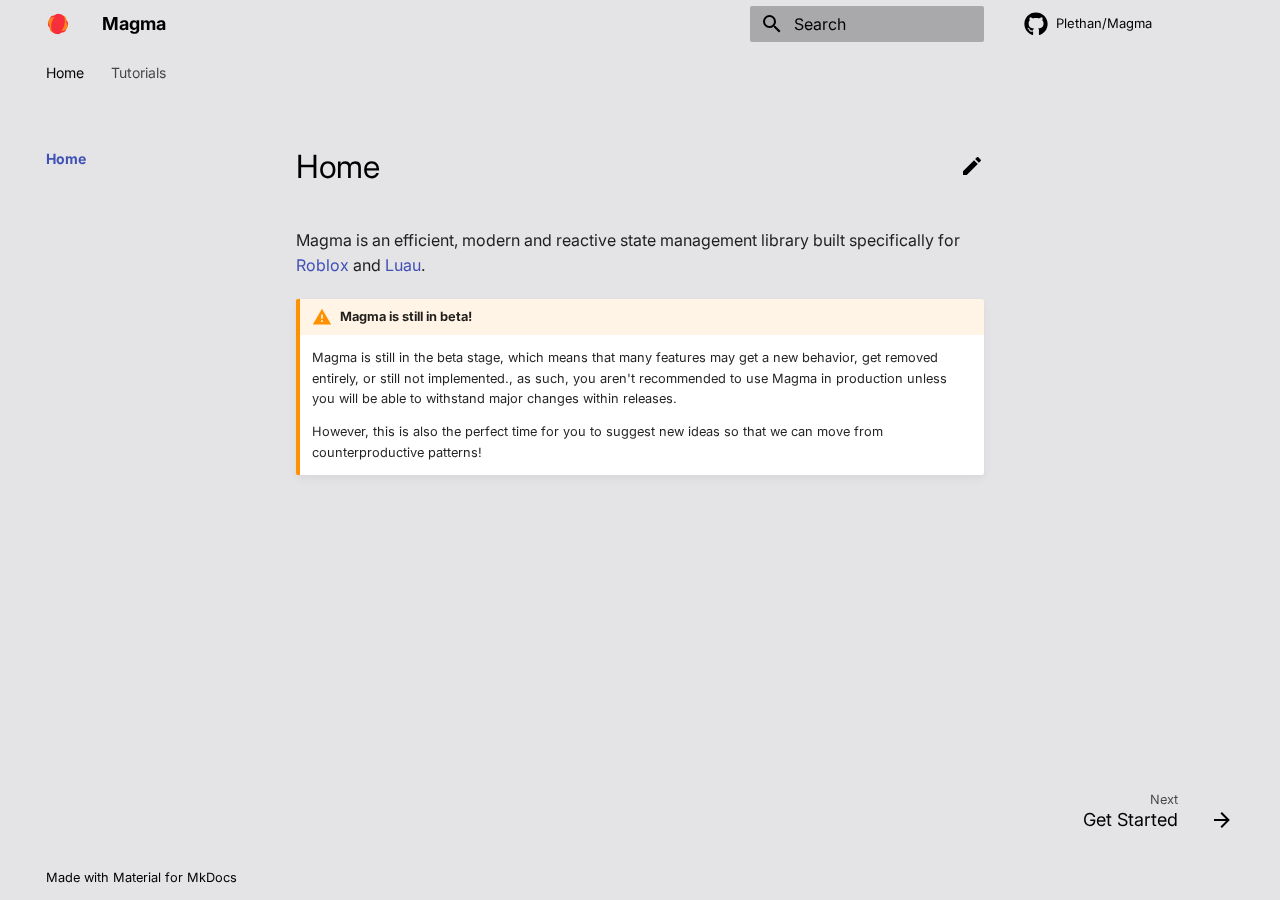
<file: index.html>
<!doctype html>
<html lang="en" class="no-js">
  <head>
    
      <meta charset="utf-8">
      <meta name="viewport" content="width=device-width,initial-scale=1">
      
      
      
      <link rel="icon" href="assets/logo.svg">
      <meta name="generator" content="mkdocs-1.3.1, mkdocs-material-8.4.1">
    
    
      
        <title>Magma</title>
      
    
    
      <link rel="stylesheet" href="assets/stylesheets/main.69437709.min.css">
      
        
        <link rel="stylesheet" href="assets/stylesheets/palette.cbb835fc.min.css">
        
      
      
    
    
    
      
        
        
        <link rel="preconnect" href="https://fonts.gstatic.com" crossorigin>
        <link rel="stylesheet" href="https://fonts.googleapis.com/css?family=Inter:300,300i,400,400i,700,700i%7CJetBrains+Mono:400,400i,700,700i&display=fallback">
        <style>:root{--md-text-font:"Inter";--md-code-font:"JetBrains Mono"}</style>
      
    
    
      <link rel="stylesheet" href="assets/extra.css">
    
    <script>__md_scope=new URL(".",location),__md_hash=e=>[...e].reduce((e,_)=>(e<<5)-e+_.charCodeAt(0),0),__md_get=(e,_=localStorage,t=__md_scope)=>JSON.parse(_.getItem(t.pathname+"."+e)),__md_set=(e,_,t=localStorage,a=__md_scope)=>{try{t.setItem(a.pathname+"."+e,JSON.stringify(_))}catch(e){}}</script>
    
      

    
    
  </head>
  
  
    
    
    
    
    
    <body dir="ltr" data-md-color-scheme="magma-white" data-md-color-primary="" data-md-color-accent="">
  
    
    
    <input class="md-toggle" data-md-toggle="drawer" type="checkbox" id="__drawer" autocomplete="off">
    <input class="md-toggle" data-md-toggle="search" type="checkbox" id="__search" autocomplete="off">
    <label class="md-overlay" for="__drawer"></label>
    <div data-md-component="skip">
      
        
        <a href="#home" class="md-skip">
          Skip to content
        </a>
      
    </div>
    <div data-md-component="announce">
      
    </div>
    
    
      

<header class="md-header" data-md-component="header">
  <nav class="md-header__inner md-grid" aria-label="Header">
    <a href="." title="Magma" class="md-header__button md-logo" aria-label="Magma" data-md-component="logo">
      
  <img src="assets/logo.svg" alt="logo">

    </a>
    <label class="md-header__button md-icon" for="__drawer">
      <svg xmlns="http://www.w3.org/2000/svg" viewBox="0 0 24 24"><path d="M3 6h18v2H3V6m0 5h18v2H3v-2m0 5h18v2H3v-2Z"/></svg>
    </label>
    <div class="md-header__title" data-md-component="header-title">
      <div class="md-header__ellipsis">
        <div class="md-header__topic">
          <span class="md-ellipsis">
            Magma
          </span>
        </div>
        <div class="md-header__topic" data-md-component="header-topic">
          <span class="md-ellipsis">
            
              Home
            
          </span>
        </div>
      </div>
    </div>
    
    
    
      <label class="md-header__button md-icon" for="__search">
        <svg xmlns="http://www.w3.org/2000/svg" viewBox="0 0 24 24"><path d="M9.5 3A6.5 6.5 0 0 1 16 9.5c0 1.61-.59 3.09-1.56 4.23l.27.27h.79l5 5-1.5 1.5-5-5v-.79l-.27-.27A6.516 6.516 0 0 1 9.5 16 6.5 6.5 0 0 1 3 9.5 6.5 6.5 0 0 1 9.5 3m0 2C7 5 5 7 5 9.5S7 14 9.5 14 14 12 14 9.5 12 5 9.5 5Z"/></svg>
      </label>
      <div class="md-search" data-md-component="search" role="dialog">
  <label class="md-search__overlay" for="__search"></label>
  <div class="md-search__inner" role="search">
    <form class="md-search__form" name="search">
      <input type="text" class="md-search__input" name="query" aria-label="Search" placeholder="Search" autocapitalize="off" autocorrect="off" autocomplete="off" spellcheck="false" data-md-component="search-query" required>
      <label class="md-search__icon md-icon" for="__search">
        <svg xmlns="http://www.w3.org/2000/svg" viewBox="0 0 24 24"><path d="M9.5 3A6.5 6.5 0 0 1 16 9.5c0 1.61-.59 3.09-1.56 4.23l.27.27h.79l5 5-1.5 1.5-5-5v-.79l-.27-.27A6.516 6.516 0 0 1 9.5 16 6.5 6.5 0 0 1 3 9.5 6.5 6.5 0 0 1 9.5 3m0 2C7 5 5 7 5 9.5S7 14 9.5 14 14 12 14 9.5 12 5 9.5 5Z"/></svg>
        <svg xmlns="http://www.w3.org/2000/svg" viewBox="0 0 24 24"><path d="M20 11v2H8l5.5 5.5-1.42 1.42L4.16 12l7.92-7.92L13.5 5.5 8 11h12Z"/></svg>
      </label>
      <nav class="md-search__options" aria-label="Search">
        
        <button type="reset" class="md-search__icon md-icon" aria-label="Clear" tabindex="-1">
          <svg xmlns="http://www.w3.org/2000/svg" viewBox="0 0 24 24"><path d="M19 6.41 17.59 5 12 10.59 6.41 5 5 6.41 10.59 12 5 17.59 6.41 19 12 13.41 17.59 19 19 17.59 13.41 12 19 6.41Z"/></svg>
        </button>
      </nav>
      
    </form>
    <div class="md-search__output">
      <div class="md-search__scrollwrap" data-md-scrollfix>
        <div class="md-search-result" data-md-component="search-result">
          <div class="md-search-result__meta">
            Initializing search
          </div>
          <ol class="md-search-result__list"></ol>
        </div>
      </div>
    </div>
  </div>
</div>
    
    
      <div class="md-header__source">
        <a href="https://github.com/Plethan/Magma" title="Go to repository" class="md-source" data-md-component="source">
  <div class="md-source__icon md-icon">
    
    <svg xmlns="http://www.w3.org/2000/svg" viewBox="0 0 496 512"><!--! Font Awesome Free 6.1.2 by @fontawesome - https://fontawesome.com License - https://fontawesome.com/license/free (Icons: CC BY 4.0, Fonts: SIL OFL 1.1, Code: MIT License) Copyright 2022 Fonticons, Inc.--><path d="M165.9 397.4c0 2-2.3 3.6-5.2 3.6-3.3.3-5.6-1.3-5.6-3.6 0-2 2.3-3.6 5.2-3.6 3-.3 5.6 1.3 5.6 3.6zm-31.1-4.5c-.7 2 1.3 4.3 4.3 4.9 2.6 1 5.6 0 6.2-2s-1.3-4.3-4.3-5.2c-2.6-.7-5.5.3-6.2 2.3zm44.2-1.7c-2.9.7-4.9 2.6-4.6 4.9.3 2 2.9 3.3 5.9 2.6 2.9-.7 4.9-2.6 4.6-4.6-.3-1.9-3-3.2-5.9-2.9zM244.8 8C106.1 8 0 113.3 0 252c0 110.9 69.8 205.8 169.5 239.2 12.8 2.3 17.3-5.6 17.3-12.1 0-6.2-.3-40.4-.3-61.4 0 0-70 15-84.7-29.8 0 0-11.4-29.1-27.8-36.6 0 0-22.9-15.7 1.6-15.4 0 0 24.9 2 38.6 25.8 21.9 38.6 58.6 27.5 72.9 20.9 2.3-16 8.8-27.1 16-33.7-55.9-6.2-112.3-14.3-112.3-110.5 0-27.5 7.6-41.3 23.6-58.9-2.6-6.5-11.1-33.3 2.6-67.9 20.9-6.5 69 27 69 27 20-5.6 41.5-8.5 62.8-8.5s42.8 2.9 62.8 8.5c0 0 48.1-33.6 69-27 13.7 34.7 5.2 61.4 2.6 67.9 16 17.7 25.8 31.5 25.8 58.9 0 96.5-58.9 104.2-114.8 110.5 9.2 7.9 17 22.9 17 46.4 0 33.7-.3 75.4-.3 83.6 0 6.5 4.6 14.4 17.3 12.1C428.2 457.8 496 362.9 496 252 496 113.3 383.5 8 244.8 8zM97.2 352.9c-1.3 1-1 3.3.7 5.2 1.6 1.6 3.9 2.3 5.2 1 1.3-1 1-3.3-.7-5.2-1.6-1.6-3.9-2.3-5.2-1zm-10.8-8.1c-.7 1.3.3 2.9 2.3 3.9 1.6 1 3.6.7 4.3-.7.7-1.3-.3-2.9-2.3-3.9-2-.6-3.6-.3-4.3.7zm32.4 35.6c-1.6 1.3-1 4.3 1.3 6.2 2.3 2.3 5.2 2.6 6.5 1 1.3-1.3.7-4.3-1.3-6.2-2.2-2.3-5.2-2.6-6.5-1zm-11.4-14.7c-1.6 1-1.6 3.6 0 5.9 1.6 2.3 4.3 3.3 5.6 2.3 1.6-1.3 1.6-3.9 0-6.2-1.4-2.3-4-3.3-5.6-2z"/></svg>
  </div>
  <div class="md-source__repository">
    Plethan/Magma
  </div>
</a>
      </div>
    
  </nav>
  
</header>
    
    <div class="md-container" data-md-component="container">
      
      
        
          
            
<nav class="md-tabs" aria-label="Tabs" data-md-component="tabs">
  <div class="md-tabs__inner md-grid">
    <ul class="md-tabs__list">
      
        
  
  
    
  


  <li class="md-tabs__item">
    <a href="." class="md-tabs__link md-tabs__link--active">
      Home
    </a>
  </li>

      
        
  
  


  
  
  
    <li class="md-tabs__item">
      <a href="Tutorial/" class="md-tabs__link">
        Tutorials
      </a>
    </li>
  

      
    </ul>
  </div>
</nav>
          
        
      
      <main class="md-main" data-md-component="main">
        <div class="md-main__inner md-grid">
          
            
              
              <div class="md-sidebar md-sidebar--primary" data-md-component="sidebar" data-md-type="navigation" >
                <div class="md-sidebar__scrollwrap">
                  <div class="md-sidebar__inner">
                    

  


<nav class="md-nav md-nav--primary md-nav--lifted" aria-label="Navigation" data-md-level="0">
  <label class="md-nav__title" for="__drawer">
    <a href="." title="Magma" class="md-nav__button md-logo" aria-label="Magma" data-md-component="logo">
      
  <img src="assets/logo.svg" alt="logo">

    </a>
    Magma
  </label>
  
    <div class="md-nav__source">
      <a href="https://github.com/Plethan/Magma" title="Go to repository" class="md-source" data-md-component="source">
  <div class="md-source__icon md-icon">
    
    <svg xmlns="http://www.w3.org/2000/svg" viewBox="0 0 496 512"><!--! Font Awesome Free 6.1.2 by @fontawesome - https://fontawesome.com License - https://fontawesome.com/license/free (Icons: CC BY 4.0, Fonts: SIL OFL 1.1, Code: MIT License) Copyright 2022 Fonticons, Inc.--><path d="M165.9 397.4c0 2-2.3 3.6-5.2 3.6-3.3.3-5.6-1.3-5.6-3.6 0-2 2.3-3.6 5.2-3.6 3-.3 5.6 1.3 5.6 3.6zm-31.1-4.5c-.7 2 1.3 4.3 4.3 4.9 2.6 1 5.6 0 6.2-2s-1.3-4.3-4.3-5.2c-2.6-.7-5.5.3-6.2 2.3zm44.2-1.7c-2.9.7-4.9 2.6-4.6 4.9.3 2 2.9 3.3 5.9 2.6 2.9-.7 4.9-2.6 4.6-4.6-.3-1.9-3-3.2-5.9-2.9zM244.8 8C106.1 8 0 113.3 0 252c0 110.9 69.8 205.8 169.5 239.2 12.8 2.3 17.3-5.6 17.3-12.1 0-6.2-.3-40.4-.3-61.4 0 0-70 15-84.7-29.8 0 0-11.4-29.1-27.8-36.6 0 0-22.9-15.7 1.6-15.4 0 0 24.9 2 38.6 25.8 21.9 38.6 58.6 27.5 72.9 20.9 2.3-16 8.8-27.1 16-33.7-55.9-6.2-112.3-14.3-112.3-110.5 0-27.5 7.6-41.3 23.6-58.9-2.6-6.5-11.1-33.3 2.6-67.9 20.9-6.5 69 27 69 27 20-5.6 41.5-8.5 62.8-8.5s42.8 2.9 62.8 8.5c0 0 48.1-33.6 69-27 13.7 34.7 5.2 61.4 2.6 67.9 16 17.7 25.8 31.5 25.8 58.9 0 96.5-58.9 104.2-114.8 110.5 9.2 7.9 17 22.9 17 46.4 0 33.7-.3 75.4-.3 83.6 0 6.5 4.6 14.4 17.3 12.1C428.2 457.8 496 362.9 496 252 496 113.3 383.5 8 244.8 8zM97.2 352.9c-1.3 1-1 3.3.7 5.2 1.6 1.6 3.9 2.3 5.2 1 1.3-1 1-3.3-.7-5.2-1.6-1.6-3.9-2.3-5.2-1zm-10.8-8.1c-.7 1.3.3 2.9 2.3 3.9 1.6 1 3.6.7 4.3-.7.7-1.3-.3-2.9-2.3-3.9-2-.6-3.6-.3-4.3.7zm32.4 35.6c-1.6 1.3-1 4.3 1.3 6.2 2.3 2.3 5.2 2.6 6.5 1 1.3-1.3.7-4.3-1.3-6.2-2.2-2.3-5.2-2.6-6.5-1zm-11.4-14.7c-1.6 1-1.6 3.6 0 5.9 1.6 2.3 4.3 3.3 5.6 2.3 1.6-1.3 1.6-3.9 0-6.2-1.4-2.3-4-3.3-5.6-2z"/></svg>
  </div>
  <div class="md-source__repository">
    Plethan/Magma
  </div>
</a>
    </div>
  
  <ul class="md-nav__list" data-md-scrollfix>
    
      
      
      

  
  
    
  
  
    <li class="md-nav__item md-nav__item--active">
      
      <input class="md-nav__toggle md-toggle" data-md-toggle="toc" type="checkbox" id="__toc">
      
      
        
      
      
      <a href="." class="md-nav__link md-nav__link--active">
        Home
      </a>
      
    </li>
  

    
      
      
      

  
  
  
    
    <li class="md-nav__item md-nav__item--nested">
      
      
        <input class="md-nav__toggle md-toggle" data-md-toggle="__nav_2" type="checkbox" id="__nav_2" >
      
      
      
      
        <label class="md-nav__link" for="__nav_2">
          Tutorials
          <span class="md-nav__icon md-icon"></span>
        </label>
      
      <nav class="md-nav" aria-label="Tutorials" data-md-level="1">
        <label class="md-nav__title" for="__nav_2">
          <span class="md-nav__icon md-icon"></span>
          Tutorials
        </label>
        <ul class="md-nav__list" data-md-scrollfix>
          
            
              
  
  
  
    <li class="md-nav__item">
      <a href="Tutorial/" class="md-nav__link">
        Get Started
      </a>
    </li>
  

            
          
            
              
  
  
  
    
      
    
    <li class="md-nav__item md-nav__item--section md-nav__item--nested">
      
      
        <input class="md-nav__toggle md-toggle" data-md-toggle="__nav_2_2" type="checkbox" id="__nav_2_2" >
      
      
      
      
        <label class="md-nav__link" for="__nav_2_2">
          Fundamentals
          <span class="md-nav__icon md-icon"></span>
        </label>
      
      <nav class="md-nav" aria-label="Fundamentals" data-md-level="2">
        <label class="md-nav__title" for="__nav_2_2">
          <span class="md-nav__icon md-icon"></span>
          Fundamentals
        </label>
        <ul class="md-nav__list" data-md-scrollfix>
          
            
              
  
  
  
    <li class="md-nav__item">
      <a href="Tutorial/Fundamentals/reactive/" class="md-nav__link">
        Reactive Programming
      </a>
    </li>
  

            
          
            
              
  
  
  
    <li class="md-nav__item">
      <a href="Tutorial/Fundamentals/objects/" class="md-nav__link">
        Why Objects
      </a>
    </li>
  

            
          
        </ul>
      </nav>
    </li>
  

            
          
            
              
  
  
  
    
      
    
    <li class="md-nav__item md-nav__item--section md-nav__item--nested">
      
      
        <input class="md-nav__toggle md-toggle" data-md-toggle="__nav_2_3" type="checkbox" id="__nav_2_3" >
      
      
      
      
        <label class="md-nav__link" for="__nav_2_3">
          Basics
          <span class="md-nav__icon md-icon"></span>
        </label>
      
      <nav class="md-nav" aria-label="Basics" data-md-level="2">
        <label class="md-nav__title" for="__nav_2_3">
          <span class="md-nav__icon md-icon"></span>
          Basics
        </label>
        <ul class="md-nav__list" data-md-scrollfix>
          
            
              
  
  
  
    <li class="md-nav__item">
      <a href="Tutorial/Basics/Gems/" class="md-nav__link">
        Storing State
      </a>
    </li>
  

            
          
            
              
  
  
  
    <li class="md-nav__item">
      <a href="Tutorial/Basics/Listeners/" class="md-nav__link">
        Observing State
      </a>
    </li>
  

            
          
            
              
  
  
  
    <li class="md-nav__item">
      <a href="Tutorial/Basics/ReGem/" class="md-nav__link">
        Conputing
      </a>
    </li>
  

            
          
        </ul>
      </nav>
    </li>
  

            
          
            
              
  
  
  
    
      
    
    <li class="md-nav__item md-nav__item--section md-nav__item--nested">
      
      
        <input class="md-nav__toggle md-toggle" data-md-toggle="__nav_2_4" type="checkbox" id="__nav_2_4" >
      
      
      
      
        <label class="md-nav__link" for="__nav_2_4">
          Further Basics
          <span class="md-nav__icon md-icon"></span>
        </label>
      
      <nav class="md-nav" aria-label="Further Basics" data-md-level="2">
        <label class="md-nav__title" for="__nav_2_4">
          <span class="md-nav__icon md-icon"></span>
          Further Basics
        </label>
        <ul class="md-nav__list" data-md-scrollfix>
          
            
              
  
  
  
    <li class="md-nav__item">
      <a href="Tutorial/Further/Match/" class="md-nav__link">
        State Matching
      </a>
    </li>
  

            
          
        </ul>
      </nav>
    </li>
  

            
          
        </ul>
      </nav>
    </li>
  

    
  </ul>
</nav>
                  </div>
                </div>
              </div>
            
            
              
              <div class="md-sidebar md-sidebar--secondary" data-md-component="sidebar" data-md-type="toc" >
                <div class="md-sidebar__scrollwrap">
                  <div class="md-sidebar__inner">
                    

<nav class="md-nav md-nav--secondary" aria-label="Table of contents">
  
  
  
    
  
  
</nav>
                  </div>
                </div>
              </div>
            
          
          <div class="md-content" data-md-component="content">
            <article class="md-content__inner md-typeset">
              
                
  <a href="https://github.com/Plethan/Magma/edit/master/docs/index.md" title="Edit this page" class="md-content__button md-icon">
    <svg xmlns="http://www.w3.org/2000/svg" viewBox="0 0 24 24"><path d="M20.71 7.04c.39-.39.39-1.04 0-1.41l-2.34-2.34c-.37-.39-1.02-.39-1.41 0l-1.84 1.83 3.75 3.75M3 17.25V21h3.75L17.81 9.93l-3.75-3.75L3 17.25Z"/></svg>
  </a>



<h1 id="home"><strong>Home</strong></h1>
<p>Magma is an efficient, modern and reactive state management library built specifically for <a href="https://developer.roblox.com/en-us/">Roblox</a> and <a href="https://luau-lang.org/">Luau</a>.</p>
<div class="admonition caution">
<p class="admonition-title">Magma is still in beta!</p>
<p>Magma is still in the beta stage, which means that many features may get a new behavior, get removed entirely, or still not implemented., as such, you aren't recommended to use Magma in production unless you will be able to withstand major changes within releases.</p>
<p>However, this is also the perfect time for you to suggest new ideas so that we can move from counterproductive patterns!</p>
</div>




              
            </article>
            
          </div>
        </div>
        
          <a href="#" class="md-top md-icon" data-md-component="top" hidden>
            <svg xmlns="http://www.w3.org/2000/svg" viewBox="0 0 24 24"><path d="M13 20h-2V8l-5.5 5.5-1.42-1.42L12 4.16l7.92 7.92-1.42 1.42L13 8v12Z"/></svg>
            Back to top
          </a>
        
      </main>
      
        <footer class="md-footer">
  
    
    <nav class="md-footer__inner md-grid" aria-label="Footer" >
      
      
        
        <a href="Tutorial/" class="md-footer__link md-footer__link--next" aria-label="Next: Get Started" rel="next">
          <div class="md-footer__title">
            <div class="md-ellipsis">
              <span class="md-footer__direction">
                Next
              </span>
              Get Started
            </div>
          </div>
          <div class="md-footer__button md-icon">
            <svg xmlns="http://www.w3.org/2000/svg" viewBox="0 0 24 24"><path d="M4 11v2h12l-5.5 5.5 1.42 1.42L19.84 12l-7.92-7.92L10.5 5.5 16 11H4Z"/></svg>
          </div>
        </a>
      
    </nav>
  
  <div class="md-footer-meta md-typeset">
    <div class="md-footer-meta__inner md-grid">
      <div class="md-copyright">
  
  
    Made with
    <a href="https://squidfunk.github.io/mkdocs-material/" target="_blank" rel="noopener">
      Material for MkDocs
    </a>
  
</div>
      
    </div>
  </div>
</footer>
      
    </div>
    <div class="md-dialog" data-md-component="dialog">
      <div class="md-dialog__inner md-typeset"></div>
    </div>
    
    <script id="__config" type="application/json">{"base": ".", "features": ["navigation.tabs", "navigation.top", "navigation.sections"], "search": "assets/javascripts/workers/search.ecf98df9.min.js", "translations": {"clipboard.copied": "Copied to clipboard", "clipboard.copy": "Copy to clipboard", "search.config.lang": "en", "search.config.pipeline": "trimmer, stopWordFilter", "search.config.separator": "[\\s\\-]+", "search.placeholder": "Search", "search.result.more.one": "1 more on this page", "search.result.more.other": "# more on this page", "search.result.none": "No matching documents", "search.result.one": "1 matching document", "search.result.other": "# matching documents", "search.result.placeholder": "Type to start searching", "search.result.term.missing": "Missing", "select.version.title": "Select version"}}</script>
    
    
      <script src="assets/javascripts/bundle.9c69f0bc.min.js"></script>
      
    
  </body>
</html>
</file>
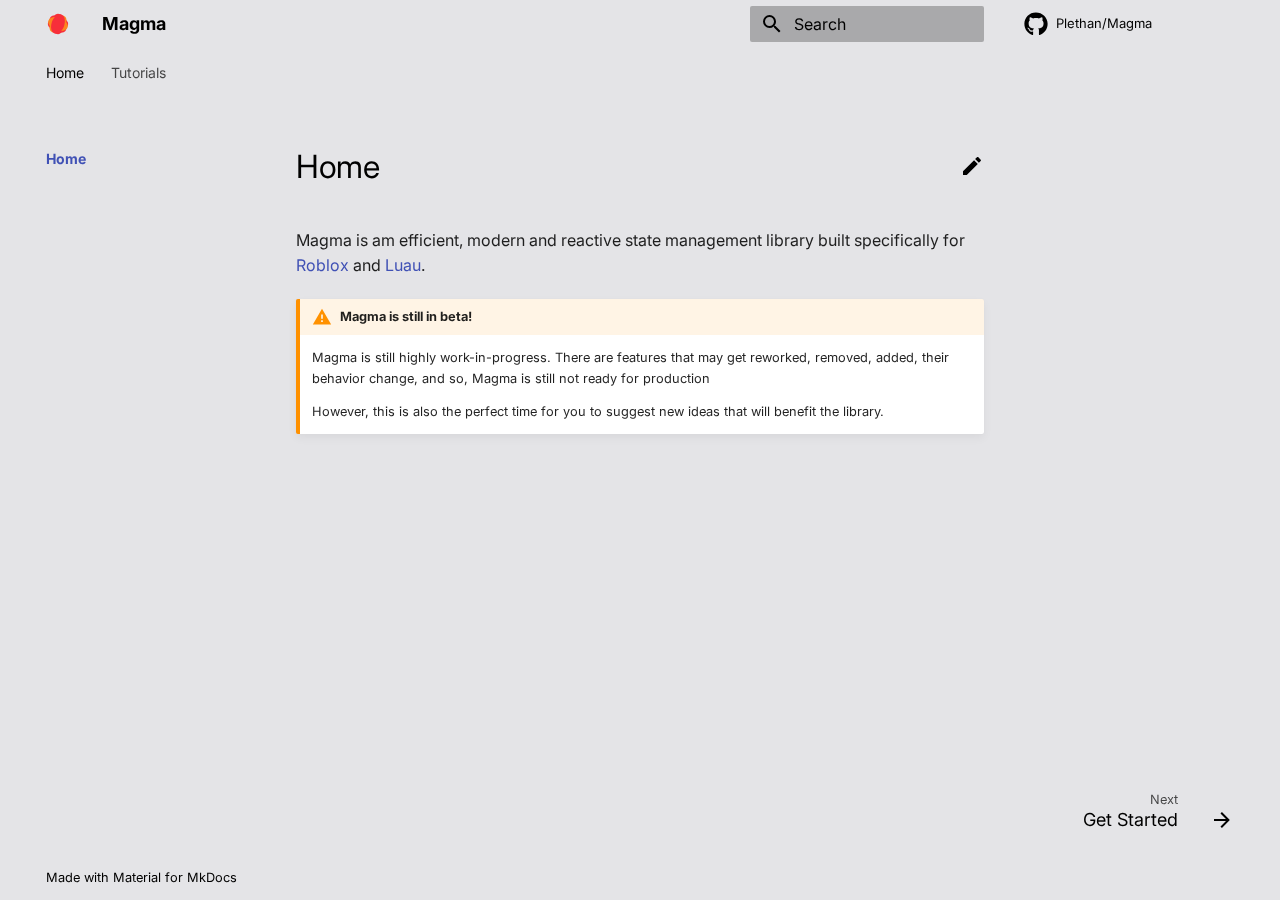
<file: site/index.html>
<!doctype html>
<html lang="en" class="no-js">
  <head>
    
      <meta charset="utf-8">
      <meta name="viewport" content="width=device-width,initial-scale=1">
      
      
      
      <link rel="icon" href="assets/logo.svg">
      <meta name="generator" content="mkdocs-1.3.1, mkdocs-material-8.4.1">
    
    
      
        <title>Magma</title>
      
    
    
      <link rel="stylesheet" href="assets/stylesheets/main.69437709.min.css">
      
        
        <link rel="stylesheet" href="assets/stylesheets/palette.cbb835fc.min.css">
        
      
      
    
    
    
      
        
        
        <link rel="preconnect" href="https://fonts.gstatic.com" crossorigin>
        <link rel="stylesheet" href="https://fonts.googleapis.com/css?family=Inter:300,300i,400,400i,700,700i%7CJetBrains+Mono:400,400i,700,700i&display=fallback">
        <style>:root{--md-text-font:"Inter";--md-code-font:"JetBrains Mono"}</style>
      
    
    
      <link rel="stylesheet" href="assets/extra.css">
    
    <script>__md_scope=new URL(".",location),__md_hash=e=>[...e].reduce((e,_)=>(e<<5)-e+_.charCodeAt(0),0),__md_get=(e,_=localStorage,t=__md_scope)=>JSON.parse(_.getItem(t.pathname+"."+e)),__md_set=(e,_,t=localStorage,a=__md_scope)=>{try{t.setItem(a.pathname+"."+e,JSON.stringify(_))}catch(e){}}</script>
    
      

    
    
  </head>
  
  
    
    
    
    
    
    <body dir="ltr" data-md-color-scheme="magma-white" data-md-color-primary="" data-md-color-accent="">
  
    
    
    <input class="md-toggle" data-md-toggle="drawer" type="checkbox" id="__drawer" autocomplete="off">
    <input class="md-toggle" data-md-toggle="search" type="checkbox" id="__search" autocomplete="off">
    <label class="md-overlay" for="__drawer"></label>
    <div data-md-component="skip">
      
        
        <a href="#home" class="md-skip">
          Skip to content
        </a>
      
    </div>
    <div data-md-component="announce">
      
    </div>
    
    
      

<header class="md-header" data-md-component="header">
  <nav class="md-header__inner md-grid" aria-label="Header">
    <a href="." title="Magma" class="md-header__button md-logo" aria-label="Magma" data-md-component="logo">
      
  <img src="assets/logo.svg" alt="logo">

    </a>
    <label class="md-header__button md-icon" for="__drawer">
      <svg xmlns="http://www.w3.org/2000/svg" viewBox="0 0 24 24"><path d="M3 6h18v2H3V6m0 5h18v2H3v-2m0 5h18v2H3v-2Z"/></svg>
    </label>
    <div class="md-header__title" data-md-component="header-title">
      <div class="md-header__ellipsis">
        <div class="md-header__topic">
          <span class="md-ellipsis">
            Magma
          </span>
        </div>
        <div class="md-header__topic" data-md-component="header-topic">
          <span class="md-ellipsis">
            
              Home
            
          </span>
        </div>
      </div>
    </div>
    
    
    
      <label class="md-header__button md-icon" for="__search">
        <svg xmlns="http://www.w3.org/2000/svg" viewBox="0 0 24 24"><path d="M9.5 3A6.5 6.5 0 0 1 16 9.5c0 1.61-.59 3.09-1.56 4.23l.27.27h.79l5 5-1.5 1.5-5-5v-.79l-.27-.27A6.516 6.516 0 0 1 9.5 16 6.5 6.5 0 0 1 3 9.5 6.5 6.5 0 0 1 9.5 3m0 2C7 5 5 7 5 9.5S7 14 9.5 14 14 12 14 9.5 12 5 9.5 5Z"/></svg>
      </label>
      <div class="md-search" data-md-component="search" role="dialog">
  <label class="md-search__overlay" for="__search"></label>
  <div class="md-search__inner" role="search">
    <form class="md-search__form" name="search">
      <input type="text" class="md-search__input" name="query" aria-label="Search" placeholder="Search" autocapitalize="off" autocorrect="off" autocomplete="off" spellcheck="false" data-md-component="search-query" required>
      <label class="md-search__icon md-icon" for="__search">
        <svg xmlns="http://www.w3.org/2000/svg" viewBox="0 0 24 24"><path d="M9.5 3A6.5 6.5 0 0 1 16 9.5c0 1.61-.59 3.09-1.56 4.23l.27.27h.79l5 5-1.5 1.5-5-5v-.79l-.27-.27A6.516 6.516 0 0 1 9.5 16 6.5 6.5 0 0 1 3 9.5 6.5 6.5 0 0 1 9.5 3m0 2C7 5 5 7 5 9.5S7 14 9.5 14 14 12 14 9.5 12 5 9.5 5Z"/></svg>
        <svg xmlns="http://www.w3.org/2000/svg" viewBox="0 0 24 24"><path d="M20 11v2H8l5.5 5.5-1.42 1.42L4.16 12l7.92-7.92L13.5 5.5 8 11h12Z"/></svg>
      </label>
      <nav class="md-search__options" aria-label="Search">
        
        <button type="reset" class="md-search__icon md-icon" aria-label="Clear" tabindex="-1">
          <svg xmlns="http://www.w3.org/2000/svg" viewBox="0 0 24 24"><path d="M19 6.41 17.59 5 12 10.59 6.41 5 5 6.41 10.59 12 5 17.59 6.41 19 12 13.41 17.59 19 19 17.59 13.41 12 19 6.41Z"/></svg>
        </button>
      </nav>
      
    </form>
    <div class="md-search__output">
      <div class="md-search__scrollwrap" data-md-scrollfix>
        <div class="md-search-result" data-md-component="search-result">
          <div class="md-search-result__meta">
            Initializing search
          </div>
          <ol class="md-search-result__list"></ol>
        </div>
      </div>
    </div>
  </div>
</div>
    
    
      <div class="md-header__source">
        <a href="https://github.com/Plethan/Magma" title="Go to repository" class="md-source" data-md-component="source">
  <div class="md-source__icon md-icon">
    
    <svg xmlns="http://www.w3.org/2000/svg" viewBox="0 0 496 512"><!--! Font Awesome Free 6.1.2 by @fontawesome - https://fontawesome.com License - https://fontawesome.com/license/free (Icons: CC BY 4.0, Fonts: SIL OFL 1.1, Code: MIT License) Copyright 2022 Fonticons, Inc.--><path d="M165.9 397.4c0 2-2.3 3.6-5.2 3.6-3.3.3-5.6-1.3-5.6-3.6 0-2 2.3-3.6 5.2-3.6 3-.3 5.6 1.3 5.6 3.6zm-31.1-4.5c-.7 2 1.3 4.3 4.3 4.9 2.6 1 5.6 0 6.2-2s-1.3-4.3-4.3-5.2c-2.6-.7-5.5.3-6.2 2.3zm44.2-1.7c-2.9.7-4.9 2.6-4.6 4.9.3 2 2.9 3.3 5.9 2.6 2.9-.7 4.9-2.6 4.6-4.6-.3-1.9-3-3.2-5.9-2.9zM244.8 8C106.1 8 0 113.3 0 252c0 110.9 69.8 205.8 169.5 239.2 12.8 2.3 17.3-5.6 17.3-12.1 0-6.2-.3-40.4-.3-61.4 0 0-70 15-84.7-29.8 0 0-11.4-29.1-27.8-36.6 0 0-22.9-15.7 1.6-15.4 0 0 24.9 2 38.6 25.8 21.9 38.6 58.6 27.5 72.9 20.9 2.3-16 8.8-27.1 16-33.7-55.9-6.2-112.3-14.3-112.3-110.5 0-27.5 7.6-41.3 23.6-58.9-2.6-6.5-11.1-33.3 2.6-67.9 20.9-6.5 69 27 69 27 20-5.6 41.5-8.5 62.8-8.5s42.8 2.9 62.8 8.5c0 0 48.1-33.6 69-27 13.7 34.7 5.2 61.4 2.6 67.9 16 17.7 25.8 31.5 25.8 58.9 0 96.5-58.9 104.2-114.8 110.5 9.2 7.9 17 22.9 17 46.4 0 33.7-.3 75.4-.3 83.6 0 6.5 4.6 14.4 17.3 12.1C428.2 457.8 496 362.9 496 252 496 113.3 383.5 8 244.8 8zM97.2 352.9c-1.3 1-1 3.3.7 5.2 1.6 1.6 3.9 2.3 5.2 1 1.3-1 1-3.3-.7-5.2-1.6-1.6-3.9-2.3-5.2-1zm-10.8-8.1c-.7 1.3.3 2.9 2.3 3.9 1.6 1 3.6.7 4.3-.7.7-1.3-.3-2.9-2.3-3.9-2-.6-3.6-.3-4.3.7zm32.4 35.6c-1.6 1.3-1 4.3 1.3 6.2 2.3 2.3 5.2 2.6 6.5 1 1.3-1.3.7-4.3-1.3-6.2-2.2-2.3-5.2-2.6-6.5-1zm-11.4-14.7c-1.6 1-1.6 3.6 0 5.9 1.6 2.3 4.3 3.3 5.6 2.3 1.6-1.3 1.6-3.9 0-6.2-1.4-2.3-4-3.3-5.6-2z"/></svg>
  </div>
  <div class="md-source__repository">
    Plethan/Magma
  </div>
</a>
      </div>
    
  </nav>
  
</header>
    
    <div class="md-container" data-md-component="container">
      
      
        
          
            
<nav class="md-tabs" aria-label="Tabs" data-md-component="tabs">
  <div class="md-tabs__inner md-grid">
    <ul class="md-tabs__list">
      
        
  
  
    
  


  <li class="md-tabs__item">
    <a href="." class="md-tabs__link md-tabs__link--active">
      Home
    </a>
  </li>

      
        
  
  


  
  
  
    <li class="md-tabs__item">
      <a href="Tutorial/" class="md-tabs__link">
        Tutorials
      </a>
    </li>
  

      
    </ul>
  </div>
</nav>
          
        
      
      <main class="md-main" data-md-component="main">
        <div class="md-main__inner md-grid">
          
            
              
              <div class="md-sidebar md-sidebar--primary" data-md-component="sidebar" data-md-type="navigation" >
                <div class="md-sidebar__scrollwrap">
                  <div class="md-sidebar__inner">
                    

  


<nav class="md-nav md-nav--primary md-nav--lifted" aria-label="Navigation" data-md-level="0">
  <label class="md-nav__title" for="__drawer">
    <a href="." title="Magma" class="md-nav__button md-logo" aria-label="Magma" data-md-component="logo">
      
  <img src="assets/logo.svg" alt="logo">

    </a>
    Magma
  </label>
  
    <div class="md-nav__source">
      <a href="https://github.com/Plethan/Magma" title="Go to repository" class="md-source" data-md-component="source">
  <div class="md-source__icon md-icon">
    
    <svg xmlns="http://www.w3.org/2000/svg" viewBox="0 0 496 512"><!--! Font Awesome Free 6.1.2 by @fontawesome - https://fontawesome.com License - https://fontawesome.com/license/free (Icons: CC BY 4.0, Fonts: SIL OFL 1.1, Code: MIT License) Copyright 2022 Fonticons, Inc.--><path d="M165.9 397.4c0 2-2.3 3.6-5.2 3.6-3.3.3-5.6-1.3-5.6-3.6 0-2 2.3-3.6 5.2-3.6 3-.3 5.6 1.3 5.6 3.6zm-31.1-4.5c-.7 2 1.3 4.3 4.3 4.9 2.6 1 5.6 0 6.2-2s-1.3-4.3-4.3-5.2c-2.6-.7-5.5.3-6.2 2.3zm44.2-1.7c-2.9.7-4.9 2.6-4.6 4.9.3 2 2.9 3.3 5.9 2.6 2.9-.7 4.9-2.6 4.6-4.6-.3-1.9-3-3.2-5.9-2.9zM244.8 8C106.1 8 0 113.3 0 252c0 110.9 69.8 205.8 169.5 239.2 12.8 2.3 17.3-5.6 17.3-12.1 0-6.2-.3-40.4-.3-61.4 0 0-70 15-84.7-29.8 0 0-11.4-29.1-27.8-36.6 0 0-22.9-15.7 1.6-15.4 0 0 24.9 2 38.6 25.8 21.9 38.6 58.6 27.5 72.9 20.9 2.3-16 8.8-27.1 16-33.7-55.9-6.2-112.3-14.3-112.3-110.5 0-27.5 7.6-41.3 23.6-58.9-2.6-6.5-11.1-33.3 2.6-67.9 20.9-6.5 69 27 69 27 20-5.6 41.5-8.5 62.8-8.5s42.8 2.9 62.8 8.5c0 0 48.1-33.6 69-27 13.7 34.7 5.2 61.4 2.6 67.9 16 17.7 25.8 31.5 25.8 58.9 0 96.5-58.9 104.2-114.8 110.5 9.2 7.9 17 22.9 17 46.4 0 33.7-.3 75.4-.3 83.6 0 6.5 4.6 14.4 17.3 12.1C428.2 457.8 496 362.9 496 252 496 113.3 383.5 8 244.8 8zM97.2 352.9c-1.3 1-1 3.3.7 5.2 1.6 1.6 3.9 2.3 5.2 1 1.3-1 1-3.3-.7-5.2-1.6-1.6-3.9-2.3-5.2-1zm-10.8-8.1c-.7 1.3.3 2.9 2.3 3.9 1.6 1 3.6.7 4.3-.7.7-1.3-.3-2.9-2.3-3.9-2-.6-3.6-.3-4.3.7zm32.4 35.6c-1.6 1.3-1 4.3 1.3 6.2 2.3 2.3 5.2 2.6 6.5 1 1.3-1.3.7-4.3-1.3-6.2-2.2-2.3-5.2-2.6-6.5-1zm-11.4-14.7c-1.6 1-1.6 3.6 0 5.9 1.6 2.3 4.3 3.3 5.6 2.3 1.6-1.3 1.6-3.9 0-6.2-1.4-2.3-4-3.3-5.6-2z"/></svg>
  </div>
  <div class="md-source__repository">
    Plethan/Magma
  </div>
</a>
    </div>
  
  <ul class="md-nav__list" data-md-scrollfix>
    
      
      
      

  
  
    
  
  
    <li class="md-nav__item md-nav__item--active">
      
      <input class="md-nav__toggle md-toggle" data-md-toggle="toc" type="checkbox" id="__toc">
      
      
        
      
      
      <a href="." class="md-nav__link md-nav__link--active">
        Home
      </a>
      
    </li>
  

    
      
      
      

  
  
  
    
    <li class="md-nav__item md-nav__item--nested">
      
      
        <input class="md-nav__toggle md-toggle" data-md-toggle="__nav_2" type="checkbox" id="__nav_2" >
      
      
      
      
        <label class="md-nav__link" for="__nav_2">
          Tutorials
          <span class="md-nav__icon md-icon"></span>
        </label>
      
      <nav class="md-nav" aria-label="Tutorials" data-md-level="1">
        <label class="md-nav__title" for="__nav_2">
          <span class="md-nav__icon md-icon"></span>
          Tutorials
        </label>
        <ul class="md-nav__list" data-md-scrollfix>
          
            
              
  
  
  
    <li class="md-nav__item">
      <a href="Tutorial/" class="md-nav__link">
        Get Started
      </a>
    </li>
  

            
          
            
              
  
  
  
    
      
    
    <li class="md-nav__item md-nav__item--section md-nav__item--nested">
      
      
        <input class="md-nav__toggle md-toggle" data-md-toggle="__nav_2_2" type="checkbox" id="__nav_2_2" >
      
      
      
      
        <label class="md-nav__link" for="__nav_2_2">
          Fundamentals
          <span class="md-nav__icon md-icon"></span>
        </label>
      
      <nav class="md-nav" aria-label="Fundamentals" data-md-level="2">
        <label class="md-nav__title" for="__nav_2_2">
          <span class="md-nav__icon md-icon"></span>
          Fundamentals
        </label>
        <ul class="md-nav__list" data-md-scrollfix>
          
            
              
  
  
  
    <li class="md-nav__item">
      <a href="Tutorial/Fundamentals/reactive/" class="md-nav__link">
        Reactive Programming
      </a>
    </li>
  

            
          
            
              
  
  
  
    <li class="md-nav__item">
      <a href="Tutorial/Fundamentals/objects/" class="md-nav__link">
        Why Objects
      </a>
    </li>
  

            
          
        </ul>
      </nav>
    </li>
  

            
          
            
              
  
  
  
    
      
    
    <li class="md-nav__item md-nav__item--section md-nav__item--nested">
      
      
        <input class="md-nav__toggle md-toggle" data-md-toggle="__nav_2_3" type="checkbox" id="__nav_2_3" >
      
      
      
      
        <label class="md-nav__link" for="__nav_2_3">
          Basics
          <span class="md-nav__icon md-icon"></span>
        </label>
      
      <nav class="md-nav" aria-label="Basics" data-md-level="2">
        <label class="md-nav__title" for="__nav_2_3">
          <span class="md-nav__icon md-icon"></span>
          Basics
        </label>
        <ul class="md-nav__list" data-md-scrollfix>
          
            
              
  
  
  
    <li class="md-nav__item">
      <a href="Tutorial/Basics/Gems/" class="md-nav__link">
        Storing State
      </a>
    </li>
  

            
          
            
              
  
  
  
    <li class="md-nav__item">
      <a href="Tutorial/Basics/Listeners/" class="md-nav__link">
        Observing State
      </a>
    </li>
  

            
          
            
              
  
  
  
    <li class="md-nav__item">
      <a href="Tutorial/Basics/ReGem/" class="md-nav__link">
        Conputing
      </a>
    </li>
  

            
          
        </ul>
      </nav>
    </li>
  

            
          
        </ul>
      </nav>
    </li>
  

    
  </ul>
</nav>
                  </div>
                </div>
              </div>
            
            
              
              <div class="md-sidebar md-sidebar--secondary" data-md-component="sidebar" data-md-type="toc" >
                <div class="md-sidebar__scrollwrap">
                  <div class="md-sidebar__inner">
                    

<nav class="md-nav md-nav--secondary" aria-label="Table of contents">
  
  
  
    
  
  
</nav>
                  </div>
                </div>
              </div>
            
          
          <div class="md-content" data-md-component="content">
            <article class="md-content__inner md-typeset">
              
                
  <a href="https://github.com/Plethan/Magma/edit/master/docs/index.md" title="Edit this page" class="md-content__button md-icon">
    <svg xmlns="http://www.w3.org/2000/svg" viewBox="0 0 24 24"><path d="M20.71 7.04c.39-.39.39-1.04 0-1.41l-2.34-2.34c-.37-.39-1.02-.39-1.41 0l-1.84 1.83 3.75 3.75M3 17.25V21h3.75L17.81 9.93l-3.75-3.75L3 17.25Z"/></svg>
  </a>



<h1 id="home"><strong>Home</strong></h1>
<p>Magma is am efficient, modern and reactive state management library built specifically for <a href="https://developer.roblox.com/en-us/">Roblox</a> and <a href="https://luau-lang.org/">Luau</a>.</p>
<div class="admonition caution">
<p class="admonition-title">Magma is still in beta!</p>
<p>Magma is still highly work-in-progress. There are features that may get reworked, removed, added, their behavior change, and so, Magma is still not ready for production</p>
<p>However, this is also the perfect time for you to suggest new ideas that will benefit the library.</p>
</div>




              
            </article>
            
          </div>
        </div>
        
          <a href="#" class="md-top md-icon" data-md-component="top" hidden>
            <svg xmlns="http://www.w3.org/2000/svg" viewBox="0 0 24 24"><path d="M13 20h-2V8l-5.5 5.5-1.42-1.42L12 4.16l7.92 7.92-1.42 1.42L13 8v12Z"/></svg>
            Back to top
          </a>
        
      </main>
      
        <footer class="md-footer">
  
    
    <nav class="md-footer__inner md-grid" aria-label="Footer" >
      
      
        
        <a href="Tutorial/" class="md-footer__link md-footer__link--next" aria-label="Next: Get Started" rel="next">
          <div class="md-footer__title">
            <div class="md-ellipsis">
              <span class="md-footer__direction">
                Next
              </span>
              Get Started
            </div>
          </div>
          <div class="md-footer__button md-icon">
            <svg xmlns="http://www.w3.org/2000/svg" viewBox="0 0 24 24"><path d="M4 11v2h12l-5.5 5.5 1.42 1.42L19.84 12l-7.92-7.92L10.5 5.5 16 11H4Z"/></svg>
          </div>
        </a>
      
    </nav>
  
  <div class="md-footer-meta md-typeset">
    <div class="md-footer-meta__inner md-grid">
      <div class="md-copyright">
  
  
    Made with
    <a href="https://squidfunk.github.io/mkdocs-material/" target="_blank" rel="noopener">
      Material for MkDocs
    </a>
  
</div>
      
    </div>
  </div>
</footer>
      
    </div>
    <div class="md-dialog" data-md-component="dialog">
      <div class="md-dialog__inner md-typeset"></div>
    </div>
    
    <script id="__config" type="application/json">{"base": ".", "features": ["navigation.tabs", "navigation.top", "navigation.sections"], "search": "assets/javascripts/workers/search.ecf98df9.min.js", "translations": {"clipboard.copied": "Copied to clipboard", "clipboard.copy": "Copy to clipboard", "search.config.lang": "en", "search.config.pipeline": "trimmer, stopWordFilter", "search.config.separator": "[\\s\\-]+", "search.placeholder": "Search", "search.result.more.one": "1 more on this page", "search.result.more.other": "# more on this page", "search.result.none": "No matching documents", "search.result.one": "1 matching document", "search.result.other": "# matching documents", "search.result.placeholder": "Type to start searching", "search.result.term.missing": "Missing", "select.version.title": "Select version"}}</script>
    
    
      <script src="assets/javascripts/bundle.9c69f0bc.min.js"></script>
      
    
  </body>
</html>
</file>
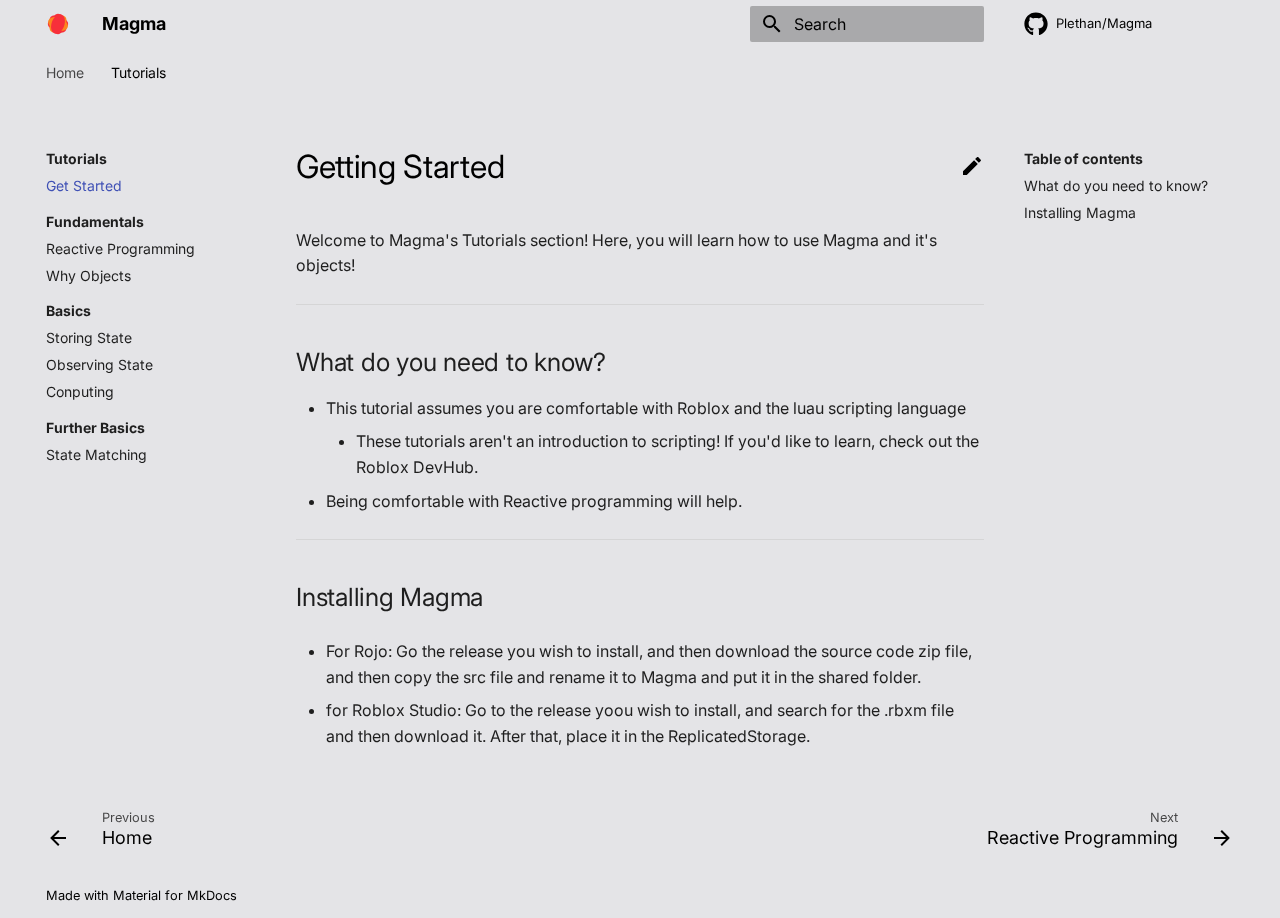
<file: Tutorial/index.html>
<!doctype html>
<html lang="en" class="no-js">
  <head>
    
      <meta charset="utf-8">
      <meta name="viewport" content="width=device-width,initial-scale=1">
      
      
      
      <link rel="icon" href="../assets/logo.svg">
      <meta name="generator" content="mkdocs-1.3.1, mkdocs-material-8.4.1">
    
    
      
        <title>Get Started - Magma</title>
      
    
    
      <link rel="stylesheet" href="../assets/stylesheets/main.69437709.min.css">
      
        
        <link rel="stylesheet" href="../assets/stylesheets/palette.cbb835fc.min.css">
        
      
      
    
    
    
      
        
        
        <link rel="preconnect" href="https://fonts.gstatic.com" crossorigin>
        <link rel="stylesheet" href="https://fonts.googleapis.com/css?family=Inter:300,300i,400,400i,700,700i%7CJetBrains+Mono:400,400i,700,700i&display=fallback">
        <style>:root{--md-text-font:"Inter";--md-code-font:"JetBrains Mono"}</style>
      
    
    
      <link rel="stylesheet" href="../assets/extra.css">
    
    <script>__md_scope=new URL("..",location),__md_hash=e=>[...e].reduce((e,_)=>(e<<5)-e+_.charCodeAt(0),0),__md_get=(e,_=localStorage,t=__md_scope)=>JSON.parse(_.getItem(t.pathname+"."+e)),__md_set=(e,_,t=localStorage,a=__md_scope)=>{try{t.setItem(a.pathname+"."+e,JSON.stringify(_))}catch(e){}}</script>
    
      

    
    
  </head>
  
  
    
    
    
    
    
    <body dir="ltr" data-md-color-scheme="magma-white" data-md-color-primary="" data-md-color-accent="">
  
    
    
    <input class="md-toggle" data-md-toggle="drawer" type="checkbox" id="__drawer" autocomplete="off">
    <input class="md-toggle" data-md-toggle="search" type="checkbox" id="__search" autocomplete="off">
    <label class="md-overlay" for="__drawer"></label>
    <div data-md-component="skip">
      
        
        <a href="#getting-started" class="md-skip">
          Skip to content
        </a>
      
    </div>
    <div data-md-component="announce">
      
    </div>
    
    
      

<header class="md-header" data-md-component="header">
  <nav class="md-header__inner md-grid" aria-label="Header">
    <a href=".." title="Magma" class="md-header__button md-logo" aria-label="Magma" data-md-component="logo">
      
  <img src="../assets/logo.svg" alt="logo">

    </a>
    <label class="md-header__button md-icon" for="__drawer">
      <svg xmlns="http://www.w3.org/2000/svg" viewBox="0 0 24 24"><path d="M3 6h18v2H3V6m0 5h18v2H3v-2m0 5h18v2H3v-2Z"/></svg>
    </label>
    <div class="md-header__title" data-md-component="header-title">
      <div class="md-header__ellipsis">
        <div class="md-header__topic">
          <span class="md-ellipsis">
            Magma
          </span>
        </div>
        <div class="md-header__topic" data-md-component="header-topic">
          <span class="md-ellipsis">
            
              Get Started
            
          </span>
        </div>
      </div>
    </div>
    
    
    
      <label class="md-header__button md-icon" for="__search">
        <svg xmlns="http://www.w3.org/2000/svg" viewBox="0 0 24 24"><path d="M9.5 3A6.5 6.5 0 0 1 16 9.5c0 1.61-.59 3.09-1.56 4.23l.27.27h.79l5 5-1.5 1.5-5-5v-.79l-.27-.27A6.516 6.516 0 0 1 9.5 16 6.5 6.5 0 0 1 3 9.5 6.5 6.5 0 0 1 9.5 3m0 2C7 5 5 7 5 9.5S7 14 9.5 14 14 12 14 9.5 12 5 9.5 5Z"/></svg>
      </label>
      <div class="md-search" data-md-component="search" role="dialog">
  <label class="md-search__overlay" for="__search"></label>
  <div class="md-search__inner" role="search">
    <form class="md-search__form" name="search">
      <input type="text" class="md-search__input" name="query" aria-label="Search" placeholder="Search" autocapitalize="off" autocorrect="off" autocomplete="off" spellcheck="false" data-md-component="search-query" required>
      <label class="md-search__icon md-icon" for="__search">
        <svg xmlns="http://www.w3.org/2000/svg" viewBox="0 0 24 24"><path d="M9.5 3A6.5 6.5 0 0 1 16 9.5c0 1.61-.59 3.09-1.56 4.23l.27.27h.79l5 5-1.5 1.5-5-5v-.79l-.27-.27A6.516 6.516 0 0 1 9.5 16 6.5 6.5 0 0 1 3 9.5 6.5 6.5 0 0 1 9.5 3m0 2C7 5 5 7 5 9.5S7 14 9.5 14 14 12 14 9.5 12 5 9.5 5Z"/></svg>
        <svg xmlns="http://www.w3.org/2000/svg" viewBox="0 0 24 24"><path d="M20 11v2H8l5.5 5.5-1.42 1.42L4.16 12l7.92-7.92L13.5 5.5 8 11h12Z"/></svg>
      </label>
      <nav class="md-search__options" aria-label="Search">
        
        <button type="reset" class="md-search__icon md-icon" aria-label="Clear" tabindex="-1">
          <svg xmlns="http://www.w3.org/2000/svg" viewBox="0 0 24 24"><path d="M19 6.41 17.59 5 12 10.59 6.41 5 5 6.41 10.59 12 5 17.59 6.41 19 12 13.41 17.59 19 19 17.59 13.41 12 19 6.41Z"/></svg>
        </button>
      </nav>
      
    </form>
    <div class="md-search__output">
      <div class="md-search__scrollwrap" data-md-scrollfix>
        <div class="md-search-result" data-md-component="search-result">
          <div class="md-search-result__meta">
            Initializing search
          </div>
          <ol class="md-search-result__list"></ol>
        </div>
      </div>
    </div>
  </div>
</div>
    
    
      <div class="md-header__source">
        <a href="https://github.com/Plethan/Magma" title="Go to repository" class="md-source" data-md-component="source">
  <div class="md-source__icon md-icon">
    
    <svg xmlns="http://www.w3.org/2000/svg" viewBox="0 0 496 512"><!--! Font Awesome Free 6.1.2 by @fontawesome - https://fontawesome.com License - https://fontawesome.com/license/free (Icons: CC BY 4.0, Fonts: SIL OFL 1.1, Code: MIT License) Copyright 2022 Fonticons, Inc.--><path d="M165.9 397.4c0 2-2.3 3.6-5.2 3.6-3.3.3-5.6-1.3-5.6-3.6 0-2 2.3-3.6 5.2-3.6 3-.3 5.6 1.3 5.6 3.6zm-31.1-4.5c-.7 2 1.3 4.3 4.3 4.9 2.6 1 5.6 0 6.2-2s-1.3-4.3-4.3-5.2c-2.6-.7-5.5.3-6.2 2.3zm44.2-1.7c-2.9.7-4.9 2.6-4.6 4.9.3 2 2.9 3.3 5.9 2.6 2.9-.7 4.9-2.6 4.6-4.6-.3-1.9-3-3.2-5.9-2.9zM244.8 8C106.1 8 0 113.3 0 252c0 110.9 69.8 205.8 169.5 239.2 12.8 2.3 17.3-5.6 17.3-12.1 0-6.2-.3-40.4-.3-61.4 0 0-70 15-84.7-29.8 0 0-11.4-29.1-27.8-36.6 0 0-22.9-15.7 1.6-15.4 0 0 24.9 2 38.6 25.8 21.9 38.6 58.6 27.5 72.9 20.9 2.3-16 8.8-27.1 16-33.7-55.9-6.2-112.3-14.3-112.3-110.5 0-27.5 7.6-41.3 23.6-58.9-2.6-6.5-11.1-33.3 2.6-67.9 20.9-6.5 69 27 69 27 20-5.6 41.5-8.5 62.8-8.5s42.8 2.9 62.8 8.5c0 0 48.1-33.6 69-27 13.7 34.7 5.2 61.4 2.6 67.9 16 17.7 25.8 31.5 25.8 58.9 0 96.5-58.9 104.2-114.8 110.5 9.2 7.9 17 22.9 17 46.4 0 33.7-.3 75.4-.3 83.6 0 6.5 4.6 14.4 17.3 12.1C428.2 457.8 496 362.9 496 252 496 113.3 383.5 8 244.8 8zM97.2 352.9c-1.3 1-1 3.3.7 5.2 1.6 1.6 3.9 2.3 5.2 1 1.3-1 1-3.3-.7-5.2-1.6-1.6-3.9-2.3-5.2-1zm-10.8-8.1c-.7 1.3.3 2.9 2.3 3.9 1.6 1 3.6.7 4.3-.7.7-1.3-.3-2.9-2.3-3.9-2-.6-3.6-.3-4.3.7zm32.4 35.6c-1.6 1.3-1 4.3 1.3 6.2 2.3 2.3 5.2 2.6 6.5 1 1.3-1.3.7-4.3-1.3-6.2-2.2-2.3-5.2-2.6-6.5-1zm-11.4-14.7c-1.6 1-1.6 3.6 0 5.9 1.6 2.3 4.3 3.3 5.6 2.3 1.6-1.3 1.6-3.9 0-6.2-1.4-2.3-4-3.3-5.6-2z"/></svg>
  </div>
  <div class="md-source__repository">
    Plethan/Magma
  </div>
</a>
      </div>
    
  </nav>
  
</header>
    
    <div class="md-container" data-md-component="container">
      
      
        
          
            
<nav class="md-tabs" aria-label="Tabs" data-md-component="tabs">
  <div class="md-tabs__inner md-grid">
    <ul class="md-tabs__list">
      
        
  
  


  <li class="md-tabs__item">
    <a href=".." class="md-tabs__link">
      Home
    </a>
  </li>

      
        
  
  
    
  


  
  
  
    <li class="md-tabs__item">
      <a href="./" class="md-tabs__link md-tabs__link--active">
        Tutorials
      </a>
    </li>
  

      
    </ul>
  </div>
</nav>
          
        
      
      <main class="md-main" data-md-component="main">
        <div class="md-main__inner md-grid">
          
            
              
              <div class="md-sidebar md-sidebar--primary" data-md-component="sidebar" data-md-type="navigation" >
                <div class="md-sidebar__scrollwrap">
                  <div class="md-sidebar__inner">
                    

  


<nav class="md-nav md-nav--primary md-nav--lifted" aria-label="Navigation" data-md-level="0">
  <label class="md-nav__title" for="__drawer">
    <a href=".." title="Magma" class="md-nav__button md-logo" aria-label="Magma" data-md-component="logo">
      
  <img src="../assets/logo.svg" alt="logo">

    </a>
    Magma
  </label>
  
    <div class="md-nav__source">
      <a href="https://github.com/Plethan/Magma" title="Go to repository" class="md-source" data-md-component="source">
  <div class="md-source__icon md-icon">
    
    <svg xmlns="http://www.w3.org/2000/svg" viewBox="0 0 496 512"><!--! Font Awesome Free 6.1.2 by @fontawesome - https://fontawesome.com License - https://fontawesome.com/license/free (Icons: CC BY 4.0, Fonts: SIL OFL 1.1, Code: MIT License) Copyright 2022 Fonticons, Inc.--><path d="M165.9 397.4c0 2-2.3 3.6-5.2 3.6-3.3.3-5.6-1.3-5.6-3.6 0-2 2.3-3.6 5.2-3.6 3-.3 5.6 1.3 5.6 3.6zm-31.1-4.5c-.7 2 1.3 4.3 4.3 4.9 2.6 1 5.6 0 6.2-2s-1.3-4.3-4.3-5.2c-2.6-.7-5.5.3-6.2 2.3zm44.2-1.7c-2.9.7-4.9 2.6-4.6 4.9.3 2 2.9 3.3 5.9 2.6 2.9-.7 4.9-2.6 4.6-4.6-.3-1.9-3-3.2-5.9-2.9zM244.8 8C106.1 8 0 113.3 0 252c0 110.9 69.8 205.8 169.5 239.2 12.8 2.3 17.3-5.6 17.3-12.1 0-6.2-.3-40.4-.3-61.4 0 0-70 15-84.7-29.8 0 0-11.4-29.1-27.8-36.6 0 0-22.9-15.7 1.6-15.4 0 0 24.9 2 38.6 25.8 21.9 38.6 58.6 27.5 72.9 20.9 2.3-16 8.8-27.1 16-33.7-55.9-6.2-112.3-14.3-112.3-110.5 0-27.5 7.6-41.3 23.6-58.9-2.6-6.5-11.1-33.3 2.6-67.9 20.9-6.5 69 27 69 27 20-5.6 41.5-8.5 62.8-8.5s42.8 2.9 62.8 8.5c0 0 48.1-33.6 69-27 13.7 34.7 5.2 61.4 2.6 67.9 16 17.7 25.8 31.5 25.8 58.9 0 96.5-58.9 104.2-114.8 110.5 9.2 7.9 17 22.9 17 46.4 0 33.7-.3 75.4-.3 83.6 0 6.5 4.6 14.4 17.3 12.1C428.2 457.8 496 362.9 496 252 496 113.3 383.5 8 244.8 8zM97.2 352.9c-1.3 1-1 3.3.7 5.2 1.6 1.6 3.9 2.3 5.2 1 1.3-1 1-3.3-.7-5.2-1.6-1.6-3.9-2.3-5.2-1zm-10.8-8.1c-.7 1.3.3 2.9 2.3 3.9 1.6 1 3.6.7 4.3-.7.7-1.3-.3-2.9-2.3-3.9-2-.6-3.6-.3-4.3.7zm32.4 35.6c-1.6 1.3-1 4.3 1.3 6.2 2.3 2.3 5.2 2.6 6.5 1 1.3-1.3.7-4.3-1.3-6.2-2.2-2.3-5.2-2.6-6.5-1zm-11.4-14.7c-1.6 1-1.6 3.6 0 5.9 1.6 2.3 4.3 3.3 5.6 2.3 1.6-1.3 1.6-3.9 0-6.2-1.4-2.3-4-3.3-5.6-2z"/></svg>
  </div>
  <div class="md-source__repository">
    Plethan/Magma
  </div>
</a>
    </div>
  
  <ul class="md-nav__list" data-md-scrollfix>
    
      
      
      

  
  
  
    <li class="md-nav__item">
      <a href=".." class="md-nav__link">
        Home
      </a>
    </li>
  

    
      
      
      

  
  
    
  
  
    
    <li class="md-nav__item md-nav__item--active md-nav__item--nested">
      
      
        <input class="md-nav__toggle md-toggle" data-md-toggle="__nav_2" type="checkbox" id="__nav_2" checked>
      
      
      
      
        <label class="md-nav__link" for="__nav_2">
          Tutorials
          <span class="md-nav__icon md-icon"></span>
        </label>
      
      <nav class="md-nav" aria-label="Tutorials" data-md-level="1">
        <label class="md-nav__title" for="__nav_2">
          <span class="md-nav__icon md-icon"></span>
          Tutorials
        </label>
        <ul class="md-nav__list" data-md-scrollfix>
          
            
              
  
  
    
  
  
    <li class="md-nav__item md-nav__item--active">
      
      <input class="md-nav__toggle md-toggle" data-md-toggle="toc" type="checkbox" id="__toc">
      
      
        
      
      
        <label class="md-nav__link md-nav__link--active" for="__toc">
          Get Started
          <span class="md-nav__icon md-icon"></span>
        </label>
      
      <a href="./" class="md-nav__link md-nav__link--active">
        Get Started
      </a>
      
        

<nav class="md-nav md-nav--secondary" aria-label="Table of contents">
  
  
  
    
  
  
    <label class="md-nav__title" for="__toc">
      <span class="md-nav__icon md-icon"></span>
      Table of contents
    </label>
    <ul class="md-nav__list" data-md-component="toc" data-md-scrollfix>
      
        <li class="md-nav__item">
  <a href="#what-do-you-need-to-know" class="md-nav__link">
    What do you need to know?
  </a>
  
</li>
      
        <li class="md-nav__item">
  <a href="#installing-magma" class="md-nav__link">
    Installing Magma
  </a>
  
</li>
      
    </ul>
  
</nav>
      
    </li>
  

            
          
            
              
  
  
  
    
      
    
    <li class="md-nav__item md-nav__item--section md-nav__item--nested">
      
      
        <input class="md-nav__toggle md-toggle" data-md-toggle="__nav_2_2" type="checkbox" id="__nav_2_2" >
      
      
      
      
        <label class="md-nav__link" for="__nav_2_2">
          Fundamentals
          <span class="md-nav__icon md-icon"></span>
        </label>
      
      <nav class="md-nav" aria-label="Fundamentals" data-md-level="2">
        <label class="md-nav__title" for="__nav_2_2">
          <span class="md-nav__icon md-icon"></span>
          Fundamentals
        </label>
        <ul class="md-nav__list" data-md-scrollfix>
          
            
              
  
  
  
    <li class="md-nav__item">
      <a href="Fundamentals/reactive/" class="md-nav__link">
        Reactive Programming
      </a>
    </li>
  

            
          
            
              
  
  
  
    <li class="md-nav__item">
      <a href="Fundamentals/objects/" class="md-nav__link">
        Why Objects
      </a>
    </li>
  

            
          
        </ul>
      </nav>
    </li>
  

            
          
            
              
  
  
  
    
      
    
    <li class="md-nav__item md-nav__item--section md-nav__item--nested">
      
      
        <input class="md-nav__toggle md-toggle" data-md-toggle="__nav_2_3" type="checkbox" id="__nav_2_3" >
      
      
      
      
        <label class="md-nav__link" for="__nav_2_3">
          Basics
          <span class="md-nav__icon md-icon"></span>
        </label>
      
      <nav class="md-nav" aria-label="Basics" data-md-level="2">
        <label class="md-nav__title" for="__nav_2_3">
          <span class="md-nav__icon md-icon"></span>
          Basics
        </label>
        <ul class="md-nav__list" data-md-scrollfix>
          
            
              
  
  
  
    <li class="md-nav__item">
      <a href="Basics/Gems/" class="md-nav__link">
        Storing State
      </a>
    </li>
  

            
          
            
              
  
  
  
    <li class="md-nav__item">
      <a href="Basics/Listeners/" class="md-nav__link">
        Observing State
      </a>
    </li>
  

            
          
            
              
  
  
  
    <li class="md-nav__item">
      <a href="Basics/ReGem/" class="md-nav__link">
        Conputing
      </a>
    </li>
  

            
          
        </ul>
      </nav>
    </li>
  

            
          
            
              
  
  
  
    
      
    
    <li class="md-nav__item md-nav__item--section md-nav__item--nested">
      
      
        <input class="md-nav__toggle md-toggle" data-md-toggle="__nav_2_4" type="checkbox" id="__nav_2_4" >
      
      
      
      
        <label class="md-nav__link" for="__nav_2_4">
          Further Basics
          <span class="md-nav__icon md-icon"></span>
        </label>
      
      <nav class="md-nav" aria-label="Further Basics" data-md-level="2">
        <label class="md-nav__title" for="__nav_2_4">
          <span class="md-nav__icon md-icon"></span>
          Further Basics
        </label>
        <ul class="md-nav__list" data-md-scrollfix>
          
            
              
  
  
  
    <li class="md-nav__item">
      <a href="Further/Match/" class="md-nav__link">
        State Matching
      </a>
    </li>
  

            
          
        </ul>
      </nav>
    </li>
  

            
          
        </ul>
      </nav>
    </li>
  

    
  </ul>
</nav>
                  </div>
                </div>
              </div>
            
            
              
              <div class="md-sidebar md-sidebar--secondary" data-md-component="sidebar" data-md-type="toc" >
                <div class="md-sidebar__scrollwrap">
                  <div class="md-sidebar__inner">
                    

<nav class="md-nav md-nav--secondary" aria-label="Table of contents">
  
  
  
    
  
  
    <label class="md-nav__title" for="__toc">
      <span class="md-nav__icon md-icon"></span>
      Table of contents
    </label>
    <ul class="md-nav__list" data-md-component="toc" data-md-scrollfix>
      
        <li class="md-nav__item">
  <a href="#what-do-you-need-to-know" class="md-nav__link">
    What do you need to know?
  </a>
  
</li>
      
        <li class="md-nav__item">
  <a href="#installing-magma" class="md-nav__link">
    Installing Magma
  </a>
  
</li>
      
    </ul>
  
</nav>
                  </div>
                </div>
              </div>
            
          
          <div class="md-content" data-md-component="content">
            <article class="md-content__inner md-typeset">
              
                
  <a href="https://github.com/Plethan/Magma/edit/master/docs/Tutorial/index.md" title="Edit this page" class="md-content__button md-icon">
    <svg xmlns="http://www.w3.org/2000/svg" viewBox="0 0 24 24"><path d="M20.71 7.04c.39-.39.39-1.04 0-1.41l-2.34-2.34c-.37-.39-1.02-.39-1.41 0l-1.84 1.83 3.75 3.75M3 17.25V21h3.75L17.81 9.93l-3.75-3.75L3 17.25Z"/></svg>
  </a>



<h1 id="getting-started"><strong>Getting Started</strong></h1>
<p>Welcome to Magma's Tutorials section! Here, you will learn how to use Magma and it's objects!</p>
<hr />
<h2 id="what-do-you-need-to-know"><strong>What do you need to know?</strong></h2>
<ul>
<li>This tutorial assumes you are comfortable with Roblox and the luau scripting language<ul>
<li>These tutorials aren't an introduction to scripting! If you'd like to learn, check out the Roblox DevHub.</li>
</ul>
</li>
<li>Being comfortable with Reactive programming will help.</li>
</ul>
<hr />
<h2 id="installing-magma"><strong>Installing Magma</strong></h2>
<ul>
<li>
<p>For Rojo: Go the release you wish to install, and then download the source code zip file, and then copy the src file and rename it to Magma and put it in the shared folder.</p>
</li>
<li>
<p>for Roblox Studio: Go to the release yoou wish to install, and search for the .rbxm file and then download it. After that, place it in the ReplicatedStorage.</p>
</li>
</ul>




              
            </article>
            
          </div>
        </div>
        
          <a href="#" class="md-top md-icon" data-md-component="top" hidden>
            <svg xmlns="http://www.w3.org/2000/svg" viewBox="0 0 24 24"><path d="M13 20h-2V8l-5.5 5.5-1.42-1.42L12 4.16l7.92 7.92-1.42 1.42L13 8v12Z"/></svg>
            Back to top
          </a>
        
      </main>
      
        <footer class="md-footer">
  
    
    <nav class="md-footer__inner md-grid" aria-label="Footer" >
      
        
        <a href=".." class="md-footer__link md-footer__link--prev" aria-label="Previous: Home" rel="prev">
          <div class="md-footer__button md-icon">
            <svg xmlns="http://www.w3.org/2000/svg" viewBox="0 0 24 24"><path d="M20 11v2H8l5.5 5.5-1.42 1.42L4.16 12l7.92-7.92L13.5 5.5 8 11h12Z"/></svg>
          </div>
          <div class="md-footer__title">
            <div class="md-ellipsis">
              <span class="md-footer__direction">
                Previous
              </span>
              Home
            </div>
          </div>
        </a>
      
      
        
        <a href="Fundamentals/reactive/" class="md-footer__link md-footer__link--next" aria-label="Next: Reactive Programming" rel="next">
          <div class="md-footer__title">
            <div class="md-ellipsis">
              <span class="md-footer__direction">
                Next
              </span>
              Reactive Programming
            </div>
          </div>
          <div class="md-footer__button md-icon">
            <svg xmlns="http://www.w3.org/2000/svg" viewBox="0 0 24 24"><path d="M4 11v2h12l-5.5 5.5 1.42 1.42L19.84 12l-7.92-7.92L10.5 5.5 16 11H4Z"/></svg>
          </div>
        </a>
      
    </nav>
  
  <div class="md-footer-meta md-typeset">
    <div class="md-footer-meta__inner md-grid">
      <div class="md-copyright">
  
  
    Made with
    <a href="https://squidfunk.github.io/mkdocs-material/" target="_blank" rel="noopener">
      Material for MkDocs
    </a>
  
</div>
      
    </div>
  </div>
</footer>
      
    </div>
    <div class="md-dialog" data-md-component="dialog">
      <div class="md-dialog__inner md-typeset"></div>
    </div>
    
    <script id="__config" type="application/json">{"base": "..", "features": ["navigation.tabs", "navigation.top", "navigation.sections"], "search": "../assets/javascripts/workers/search.ecf98df9.min.js", "translations": {"clipboard.copied": "Copied to clipboard", "clipboard.copy": "Copy to clipboard", "search.config.lang": "en", "search.config.pipeline": "trimmer, stopWordFilter", "search.config.separator": "[\\s\\-]+", "search.placeholder": "Search", "search.result.more.one": "1 more on this page", "search.result.more.other": "# more on this page", "search.result.none": "No matching documents", "search.result.one": "1 matching document", "search.result.other": "# matching documents", "search.result.placeholder": "Type to start searching", "search.result.term.missing": "Missing", "select.version.title": "Select version"}}</script>
    
    
      <script src="../assets/javascripts/bundle.9c69f0bc.min.js"></script>
      
    
  </body>
</html>
</file>
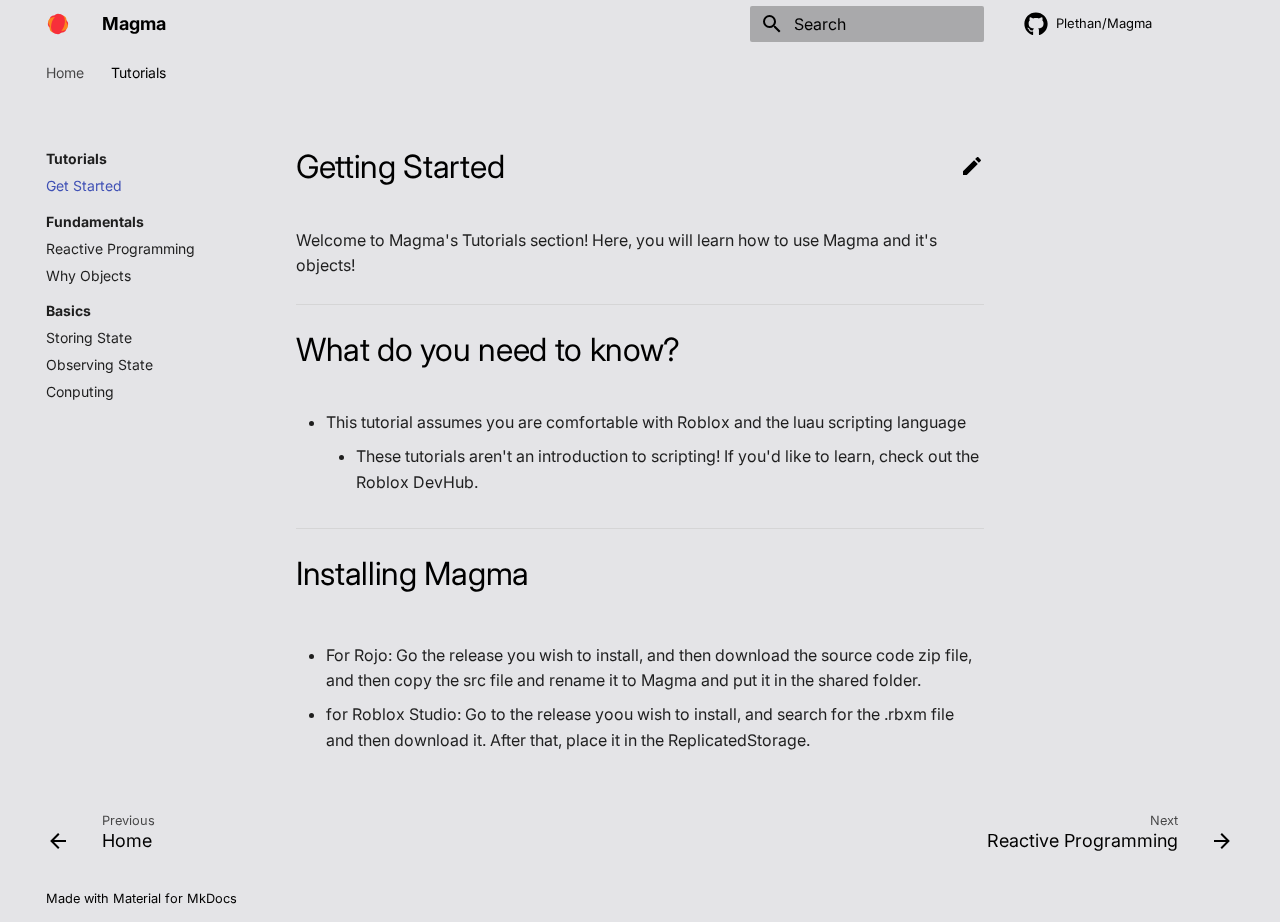
<file: site/Tutorial/index.html>
<!doctype html>
<html lang="en" class="no-js">
  <head>
    
      <meta charset="utf-8">
      <meta name="viewport" content="width=device-width,initial-scale=1">
      
      
      
      <link rel="icon" href="../assets/logo.svg">
      <meta name="generator" content="mkdocs-1.3.1, mkdocs-material-8.4.1">
    
    
      
        <title>Get Started - Magma</title>
      
    
    
      <link rel="stylesheet" href="../assets/stylesheets/main.69437709.min.css">
      
        
        <link rel="stylesheet" href="../assets/stylesheets/palette.cbb835fc.min.css">
        
      
      
    
    
    
      
        
        
        <link rel="preconnect" href="https://fonts.gstatic.com" crossorigin>
        <link rel="stylesheet" href="https://fonts.googleapis.com/css?family=Inter:300,300i,400,400i,700,700i%7CJetBrains+Mono:400,400i,700,700i&display=fallback">
        <style>:root{--md-text-font:"Inter";--md-code-font:"JetBrains Mono"}</style>
      
    
    
      <link rel="stylesheet" href="../assets/extra.css">
    
    <script>__md_scope=new URL("..",location),__md_hash=e=>[...e].reduce((e,_)=>(e<<5)-e+_.charCodeAt(0),0),__md_get=(e,_=localStorage,t=__md_scope)=>JSON.parse(_.getItem(t.pathname+"."+e)),__md_set=(e,_,t=localStorage,a=__md_scope)=>{try{t.setItem(a.pathname+"."+e,JSON.stringify(_))}catch(e){}}</script>
    
      

    
    
  </head>
  
  
    
    
    
    
    
    <body dir="ltr" data-md-color-scheme="magma-white" data-md-color-primary="" data-md-color-accent="">
  
    
    
    <input class="md-toggle" data-md-toggle="drawer" type="checkbox" id="__drawer" autocomplete="off">
    <input class="md-toggle" data-md-toggle="search" type="checkbox" id="__search" autocomplete="off">
    <label class="md-overlay" for="__drawer"></label>
    <div data-md-component="skip">
      
        
        <a href="#getting-started" class="md-skip">
          Skip to content
        </a>
      
    </div>
    <div data-md-component="announce">
      
    </div>
    
    
      

<header class="md-header" data-md-component="header">
  <nav class="md-header__inner md-grid" aria-label="Header">
    <a href=".." title="Magma" class="md-header__button md-logo" aria-label="Magma" data-md-component="logo">
      
  <img src="../assets/logo.svg" alt="logo">

    </a>
    <label class="md-header__button md-icon" for="__drawer">
      <svg xmlns="http://www.w3.org/2000/svg" viewBox="0 0 24 24"><path d="M3 6h18v2H3V6m0 5h18v2H3v-2m0 5h18v2H3v-2Z"/></svg>
    </label>
    <div class="md-header__title" data-md-component="header-title">
      <div class="md-header__ellipsis">
        <div class="md-header__topic">
          <span class="md-ellipsis">
            Magma
          </span>
        </div>
        <div class="md-header__topic" data-md-component="header-topic">
          <span class="md-ellipsis">
            
              Get Started
            
          </span>
        </div>
      </div>
    </div>
    
    
    
      <label class="md-header__button md-icon" for="__search">
        <svg xmlns="http://www.w3.org/2000/svg" viewBox="0 0 24 24"><path d="M9.5 3A6.5 6.5 0 0 1 16 9.5c0 1.61-.59 3.09-1.56 4.23l.27.27h.79l5 5-1.5 1.5-5-5v-.79l-.27-.27A6.516 6.516 0 0 1 9.5 16 6.5 6.5 0 0 1 3 9.5 6.5 6.5 0 0 1 9.5 3m0 2C7 5 5 7 5 9.5S7 14 9.5 14 14 12 14 9.5 12 5 9.5 5Z"/></svg>
      </label>
      <div class="md-search" data-md-component="search" role="dialog">
  <label class="md-search__overlay" for="__search"></label>
  <div class="md-search__inner" role="search">
    <form class="md-search__form" name="search">
      <input type="text" class="md-search__input" name="query" aria-label="Search" placeholder="Search" autocapitalize="off" autocorrect="off" autocomplete="off" spellcheck="false" data-md-component="search-query" required>
      <label class="md-search__icon md-icon" for="__search">
        <svg xmlns="http://www.w3.org/2000/svg" viewBox="0 0 24 24"><path d="M9.5 3A6.5 6.5 0 0 1 16 9.5c0 1.61-.59 3.09-1.56 4.23l.27.27h.79l5 5-1.5 1.5-5-5v-.79l-.27-.27A6.516 6.516 0 0 1 9.5 16 6.5 6.5 0 0 1 3 9.5 6.5 6.5 0 0 1 9.5 3m0 2C7 5 5 7 5 9.5S7 14 9.5 14 14 12 14 9.5 12 5 9.5 5Z"/></svg>
        <svg xmlns="http://www.w3.org/2000/svg" viewBox="0 0 24 24"><path d="M20 11v2H8l5.5 5.5-1.42 1.42L4.16 12l7.92-7.92L13.5 5.5 8 11h12Z"/></svg>
      </label>
      <nav class="md-search__options" aria-label="Search">
        
        <button type="reset" class="md-search__icon md-icon" aria-label="Clear" tabindex="-1">
          <svg xmlns="http://www.w3.org/2000/svg" viewBox="0 0 24 24"><path d="M19 6.41 17.59 5 12 10.59 6.41 5 5 6.41 10.59 12 5 17.59 6.41 19 12 13.41 17.59 19 19 17.59 13.41 12 19 6.41Z"/></svg>
        </button>
      </nav>
      
    </form>
    <div class="md-search__output">
      <div class="md-search__scrollwrap" data-md-scrollfix>
        <div class="md-search-result" data-md-component="search-result">
          <div class="md-search-result__meta">
            Initializing search
          </div>
          <ol class="md-search-result__list"></ol>
        </div>
      </div>
    </div>
  </div>
</div>
    
    
      <div class="md-header__source">
        <a href="https://github.com/Plethan/Magma" title="Go to repository" class="md-source" data-md-component="source">
  <div class="md-source__icon md-icon">
    
    <svg xmlns="http://www.w3.org/2000/svg" viewBox="0 0 496 512"><!--! Font Awesome Free 6.1.2 by @fontawesome - https://fontawesome.com License - https://fontawesome.com/license/free (Icons: CC BY 4.0, Fonts: SIL OFL 1.1, Code: MIT License) Copyright 2022 Fonticons, Inc.--><path d="M165.9 397.4c0 2-2.3 3.6-5.2 3.6-3.3.3-5.6-1.3-5.6-3.6 0-2 2.3-3.6 5.2-3.6 3-.3 5.6 1.3 5.6 3.6zm-31.1-4.5c-.7 2 1.3 4.3 4.3 4.9 2.6 1 5.6 0 6.2-2s-1.3-4.3-4.3-5.2c-2.6-.7-5.5.3-6.2 2.3zm44.2-1.7c-2.9.7-4.9 2.6-4.6 4.9.3 2 2.9 3.3 5.9 2.6 2.9-.7 4.9-2.6 4.6-4.6-.3-1.9-3-3.2-5.9-2.9zM244.8 8C106.1 8 0 113.3 0 252c0 110.9 69.8 205.8 169.5 239.2 12.8 2.3 17.3-5.6 17.3-12.1 0-6.2-.3-40.4-.3-61.4 0 0-70 15-84.7-29.8 0 0-11.4-29.1-27.8-36.6 0 0-22.9-15.7 1.6-15.4 0 0 24.9 2 38.6 25.8 21.9 38.6 58.6 27.5 72.9 20.9 2.3-16 8.8-27.1 16-33.7-55.9-6.2-112.3-14.3-112.3-110.5 0-27.5 7.6-41.3 23.6-58.9-2.6-6.5-11.1-33.3 2.6-67.9 20.9-6.5 69 27 69 27 20-5.6 41.5-8.5 62.8-8.5s42.8 2.9 62.8 8.5c0 0 48.1-33.6 69-27 13.7 34.7 5.2 61.4 2.6 67.9 16 17.7 25.8 31.5 25.8 58.9 0 96.5-58.9 104.2-114.8 110.5 9.2 7.9 17 22.9 17 46.4 0 33.7-.3 75.4-.3 83.6 0 6.5 4.6 14.4 17.3 12.1C428.2 457.8 496 362.9 496 252 496 113.3 383.5 8 244.8 8zM97.2 352.9c-1.3 1-1 3.3.7 5.2 1.6 1.6 3.9 2.3 5.2 1 1.3-1 1-3.3-.7-5.2-1.6-1.6-3.9-2.3-5.2-1zm-10.8-8.1c-.7 1.3.3 2.9 2.3 3.9 1.6 1 3.6.7 4.3-.7.7-1.3-.3-2.9-2.3-3.9-2-.6-3.6-.3-4.3.7zm32.4 35.6c-1.6 1.3-1 4.3 1.3 6.2 2.3 2.3 5.2 2.6 6.5 1 1.3-1.3.7-4.3-1.3-6.2-2.2-2.3-5.2-2.6-6.5-1zm-11.4-14.7c-1.6 1-1.6 3.6 0 5.9 1.6 2.3 4.3 3.3 5.6 2.3 1.6-1.3 1.6-3.9 0-6.2-1.4-2.3-4-3.3-5.6-2z"/></svg>
  </div>
  <div class="md-source__repository">
    Plethan/Magma
  </div>
</a>
      </div>
    
  </nav>
  
</header>
    
    <div class="md-container" data-md-component="container">
      
      
        
          
            
<nav class="md-tabs" aria-label="Tabs" data-md-component="tabs">
  <div class="md-tabs__inner md-grid">
    <ul class="md-tabs__list">
      
        
  
  


  <li class="md-tabs__item">
    <a href=".." class="md-tabs__link">
      Home
    </a>
  </li>

      
        
  
  
    
  


  
  
  
    <li class="md-tabs__item">
      <a href="./" class="md-tabs__link md-tabs__link--active">
        Tutorials
      </a>
    </li>
  

      
    </ul>
  </div>
</nav>
          
        
      
      <main class="md-main" data-md-component="main">
        <div class="md-main__inner md-grid">
          
            
              
              <div class="md-sidebar md-sidebar--primary" data-md-component="sidebar" data-md-type="navigation" >
                <div class="md-sidebar__scrollwrap">
                  <div class="md-sidebar__inner">
                    

  


<nav class="md-nav md-nav--primary md-nav--lifted" aria-label="Navigation" data-md-level="0">
  <label class="md-nav__title" for="__drawer">
    <a href=".." title="Magma" class="md-nav__button md-logo" aria-label="Magma" data-md-component="logo">
      
  <img src="../assets/logo.svg" alt="logo">

    </a>
    Magma
  </label>
  
    <div class="md-nav__source">
      <a href="https://github.com/Plethan/Magma" title="Go to repository" class="md-source" data-md-component="source">
  <div class="md-source__icon md-icon">
    
    <svg xmlns="http://www.w3.org/2000/svg" viewBox="0 0 496 512"><!--! Font Awesome Free 6.1.2 by @fontawesome - https://fontawesome.com License - https://fontawesome.com/license/free (Icons: CC BY 4.0, Fonts: SIL OFL 1.1, Code: MIT License) Copyright 2022 Fonticons, Inc.--><path d="M165.9 397.4c0 2-2.3 3.6-5.2 3.6-3.3.3-5.6-1.3-5.6-3.6 0-2 2.3-3.6 5.2-3.6 3-.3 5.6 1.3 5.6 3.6zm-31.1-4.5c-.7 2 1.3 4.3 4.3 4.9 2.6 1 5.6 0 6.2-2s-1.3-4.3-4.3-5.2c-2.6-.7-5.5.3-6.2 2.3zm44.2-1.7c-2.9.7-4.9 2.6-4.6 4.9.3 2 2.9 3.3 5.9 2.6 2.9-.7 4.9-2.6 4.6-4.6-.3-1.9-3-3.2-5.9-2.9zM244.8 8C106.1 8 0 113.3 0 252c0 110.9 69.8 205.8 169.5 239.2 12.8 2.3 17.3-5.6 17.3-12.1 0-6.2-.3-40.4-.3-61.4 0 0-70 15-84.7-29.8 0 0-11.4-29.1-27.8-36.6 0 0-22.9-15.7 1.6-15.4 0 0 24.9 2 38.6 25.8 21.9 38.6 58.6 27.5 72.9 20.9 2.3-16 8.8-27.1 16-33.7-55.9-6.2-112.3-14.3-112.3-110.5 0-27.5 7.6-41.3 23.6-58.9-2.6-6.5-11.1-33.3 2.6-67.9 20.9-6.5 69 27 69 27 20-5.6 41.5-8.5 62.8-8.5s42.8 2.9 62.8 8.5c0 0 48.1-33.6 69-27 13.7 34.7 5.2 61.4 2.6 67.9 16 17.7 25.8 31.5 25.8 58.9 0 96.5-58.9 104.2-114.8 110.5 9.2 7.9 17 22.9 17 46.4 0 33.7-.3 75.4-.3 83.6 0 6.5 4.6 14.4 17.3 12.1C428.2 457.8 496 362.9 496 252 496 113.3 383.5 8 244.8 8zM97.2 352.9c-1.3 1-1 3.3.7 5.2 1.6 1.6 3.9 2.3 5.2 1 1.3-1 1-3.3-.7-5.2-1.6-1.6-3.9-2.3-5.2-1zm-10.8-8.1c-.7 1.3.3 2.9 2.3 3.9 1.6 1 3.6.7 4.3-.7.7-1.3-.3-2.9-2.3-3.9-2-.6-3.6-.3-4.3.7zm32.4 35.6c-1.6 1.3-1 4.3 1.3 6.2 2.3 2.3 5.2 2.6 6.5 1 1.3-1.3.7-4.3-1.3-6.2-2.2-2.3-5.2-2.6-6.5-1zm-11.4-14.7c-1.6 1-1.6 3.6 0 5.9 1.6 2.3 4.3 3.3 5.6 2.3 1.6-1.3 1.6-3.9 0-6.2-1.4-2.3-4-3.3-5.6-2z"/></svg>
  </div>
  <div class="md-source__repository">
    Plethan/Magma
  </div>
</a>
    </div>
  
  <ul class="md-nav__list" data-md-scrollfix>
    
      
      
      

  
  
  
    <li class="md-nav__item">
      <a href=".." class="md-nav__link">
        Home
      </a>
    </li>
  

    
      
      
      

  
  
    
  
  
    
    <li class="md-nav__item md-nav__item--active md-nav__item--nested">
      
      
        <input class="md-nav__toggle md-toggle" data-md-toggle="__nav_2" type="checkbox" id="__nav_2" checked>
      
      
      
      
        <label class="md-nav__link" for="__nav_2">
          Tutorials
          <span class="md-nav__icon md-icon"></span>
        </label>
      
      <nav class="md-nav" aria-label="Tutorials" data-md-level="1">
        <label class="md-nav__title" for="__nav_2">
          <span class="md-nav__icon md-icon"></span>
          Tutorials
        </label>
        <ul class="md-nav__list" data-md-scrollfix>
          
            
              
  
  
    
  
  
    <li class="md-nav__item md-nav__item--active">
      
      <input class="md-nav__toggle md-toggle" data-md-toggle="toc" type="checkbox" id="__toc">
      
      
        
      
      
      <a href="./" class="md-nav__link md-nav__link--active">
        Get Started
      </a>
      
    </li>
  

            
          
            
              
  
  
  
    
      
    
    <li class="md-nav__item md-nav__item--section md-nav__item--nested">
      
      
        <input class="md-nav__toggle md-toggle" data-md-toggle="__nav_2_2" type="checkbox" id="__nav_2_2" >
      
      
      
      
        <label class="md-nav__link" for="__nav_2_2">
          Fundamentals
          <span class="md-nav__icon md-icon"></span>
        </label>
      
      <nav class="md-nav" aria-label="Fundamentals" data-md-level="2">
        <label class="md-nav__title" for="__nav_2_2">
          <span class="md-nav__icon md-icon"></span>
          Fundamentals
        </label>
        <ul class="md-nav__list" data-md-scrollfix>
          
            
              
  
  
  
    <li class="md-nav__item">
      <a href="Fundamentals/reactive/" class="md-nav__link">
        Reactive Programming
      </a>
    </li>
  

            
          
            
              
  
  
  
    <li class="md-nav__item">
      <a href="Fundamentals/objects/" class="md-nav__link">
        Why Objects
      </a>
    </li>
  

            
          
        </ul>
      </nav>
    </li>
  

            
          
            
              
  
  
  
    
      
    
    <li class="md-nav__item md-nav__item--section md-nav__item--nested">
      
      
        <input class="md-nav__toggle md-toggle" data-md-toggle="__nav_2_3" type="checkbox" id="__nav_2_3" >
      
      
      
      
        <label class="md-nav__link" for="__nav_2_3">
          Basics
          <span class="md-nav__icon md-icon"></span>
        </label>
      
      <nav class="md-nav" aria-label="Basics" data-md-level="2">
        <label class="md-nav__title" for="__nav_2_3">
          <span class="md-nav__icon md-icon"></span>
          Basics
        </label>
        <ul class="md-nav__list" data-md-scrollfix>
          
            
              
  
  
  
    <li class="md-nav__item">
      <a href="Basics/Gems/" class="md-nav__link">
        Storing State
      </a>
    </li>
  

            
          
            
              
  
  
  
    <li class="md-nav__item">
      <a href="Basics/Listeners/" class="md-nav__link">
        Observing State
      </a>
    </li>
  

            
          
            
              
  
  
  
    <li class="md-nav__item">
      <a href="Basics/ReGem/" class="md-nav__link">
        Conputing
      </a>
    </li>
  

            
          
        </ul>
      </nav>
    </li>
  

            
          
        </ul>
      </nav>
    </li>
  

    
  </ul>
</nav>
                  </div>
                </div>
              </div>
            
            
              
              <div class="md-sidebar md-sidebar--secondary" data-md-component="sidebar" data-md-type="toc" >
                <div class="md-sidebar__scrollwrap">
                  <div class="md-sidebar__inner">
                    

<nav class="md-nav md-nav--secondary" aria-label="Table of contents">
  
  
  
    
  
  
</nav>
                  </div>
                </div>
              </div>
            
          
          <div class="md-content" data-md-component="content">
            <article class="md-content__inner md-typeset">
              
                
  <a href="https://github.com/Plethan/Magma/edit/master/docs/Tutorial/index.md" title="Edit this page" class="md-content__button md-icon">
    <svg xmlns="http://www.w3.org/2000/svg" viewBox="0 0 24 24"><path d="M20.71 7.04c.39-.39.39-1.04 0-1.41l-2.34-2.34c-.37-.39-1.02-.39-1.41 0l-1.84 1.83 3.75 3.75M3 17.25V21h3.75L17.81 9.93l-3.75-3.75L3 17.25Z"/></svg>
  </a>



<h1 id="getting-started"><strong>Getting Started</strong></h1>
<p>Welcome to Magma's Tutorials section! Here, you will learn how to use Magma and it's objects!</p>
<hr />
<h1 id="what-do-you-need-to-know"><strong>What do you need to know?</strong></h1>
<ul>
<li>This tutorial assumes you are comfortable with Roblox and the luau scripting language<ul>
<li>These tutorials aren't an introduction to scripting! If you'd like to learn, check out the Roblox DevHub.</li>
</ul>
</li>
</ul>
<hr />
<h1 id="installing-magma"><strong>Installing Magma</strong></h1>
<ul>
<li>
<p>For Rojo: Go the release you wish to install, and then download the source code zip file, and then copy the src file and rename it to Magma and put it in the shared folder.</p>
</li>
<li>
<p>for Roblox Studio: Go to the release yoou wish to install, and search for the .rbxm file and then download it. After that, place it in the ReplicatedStorage.</p>
</li>
</ul>




              
            </article>
            
          </div>
        </div>
        
          <a href="#" class="md-top md-icon" data-md-component="top" hidden>
            <svg xmlns="http://www.w3.org/2000/svg" viewBox="0 0 24 24"><path d="M13 20h-2V8l-5.5 5.5-1.42-1.42L12 4.16l7.92 7.92-1.42 1.42L13 8v12Z"/></svg>
            Back to top
          </a>
        
      </main>
      
        <footer class="md-footer">
  
    
    <nav class="md-footer__inner md-grid" aria-label="Footer" >
      
        
        <a href=".." class="md-footer__link md-footer__link--prev" aria-label="Previous: Home" rel="prev">
          <div class="md-footer__button md-icon">
            <svg xmlns="http://www.w3.org/2000/svg" viewBox="0 0 24 24"><path d="M20 11v2H8l5.5 5.5-1.42 1.42L4.16 12l7.92-7.92L13.5 5.5 8 11h12Z"/></svg>
          </div>
          <div class="md-footer__title">
            <div class="md-ellipsis">
              <span class="md-footer__direction">
                Previous
              </span>
              Home
            </div>
          </div>
        </a>
      
      
        
        <a href="Fundamentals/reactive/" class="md-footer__link md-footer__link--next" aria-label="Next: Reactive Programming" rel="next">
          <div class="md-footer__title">
            <div class="md-ellipsis">
              <span class="md-footer__direction">
                Next
              </span>
              Reactive Programming
            </div>
          </div>
          <div class="md-footer__button md-icon">
            <svg xmlns="http://www.w3.org/2000/svg" viewBox="0 0 24 24"><path d="M4 11v2h12l-5.5 5.5 1.42 1.42L19.84 12l-7.92-7.92L10.5 5.5 16 11H4Z"/></svg>
          </div>
        </a>
      
    </nav>
  
  <div class="md-footer-meta md-typeset">
    <div class="md-footer-meta__inner md-grid">
      <div class="md-copyright">
  
  
    Made with
    <a href="https://squidfunk.github.io/mkdocs-material/" target="_blank" rel="noopener">
      Material for MkDocs
    </a>
  
</div>
      
    </div>
  </div>
</footer>
      
    </div>
    <div class="md-dialog" data-md-component="dialog">
      <div class="md-dialog__inner md-typeset"></div>
    </div>
    
    <script id="__config" type="application/json">{"base": "..", "features": ["navigation.tabs", "navigation.top", "navigation.sections"], "search": "../assets/javascripts/workers/search.ecf98df9.min.js", "translations": {"clipboard.copied": "Copied to clipboard", "clipboard.copy": "Copy to clipboard", "search.config.lang": "en", "search.config.pipeline": "trimmer, stopWordFilter", "search.config.separator": "[\\s\\-]+", "search.placeholder": "Search", "search.result.more.one": "1 more on this page", "search.result.more.other": "# more on this page", "search.result.none": "No matching documents", "search.result.one": "1 matching document", "search.result.other": "# matching documents", "search.result.placeholder": "Type to start searching", "search.result.term.missing": "Missing", "select.version.title": "Select version"}}</script>
    
    
      <script src="../assets/javascripts/bundle.9c69f0bc.min.js"></script>
      
    
  </body>
</html>
</file>
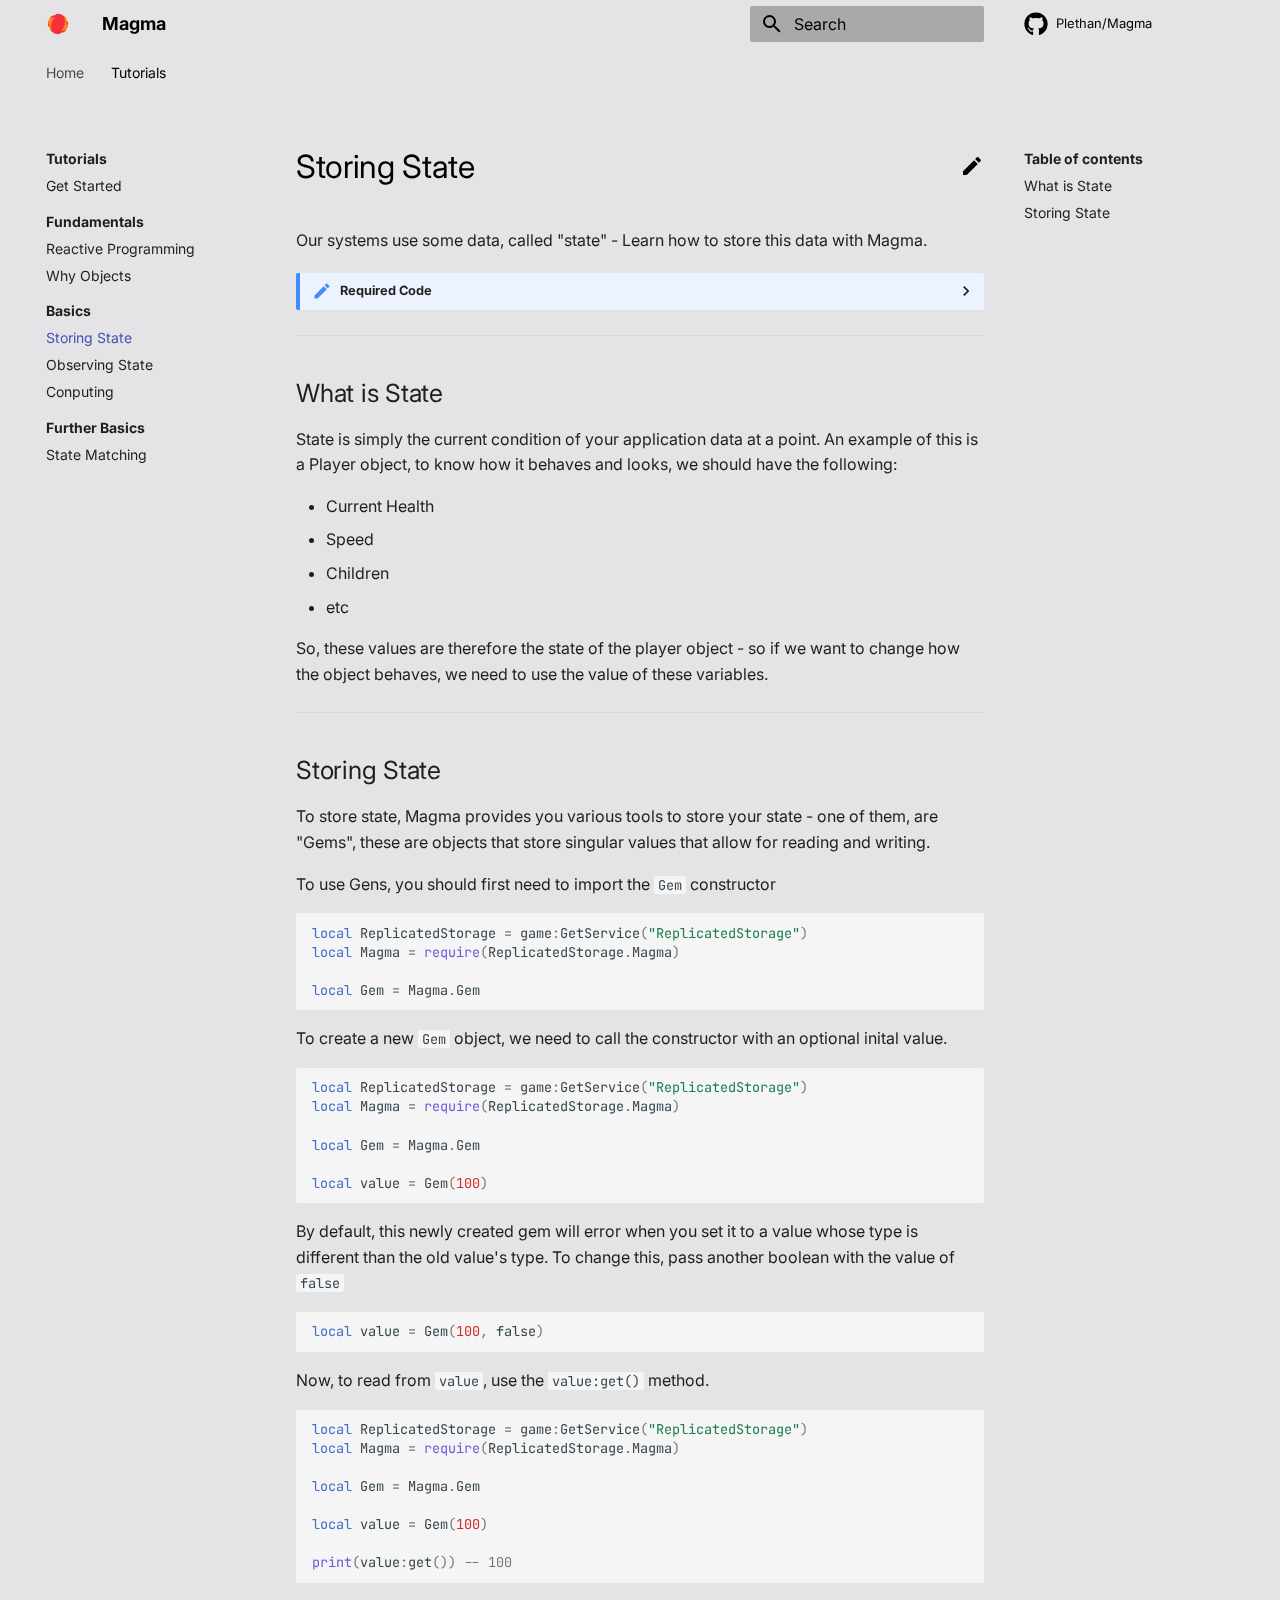
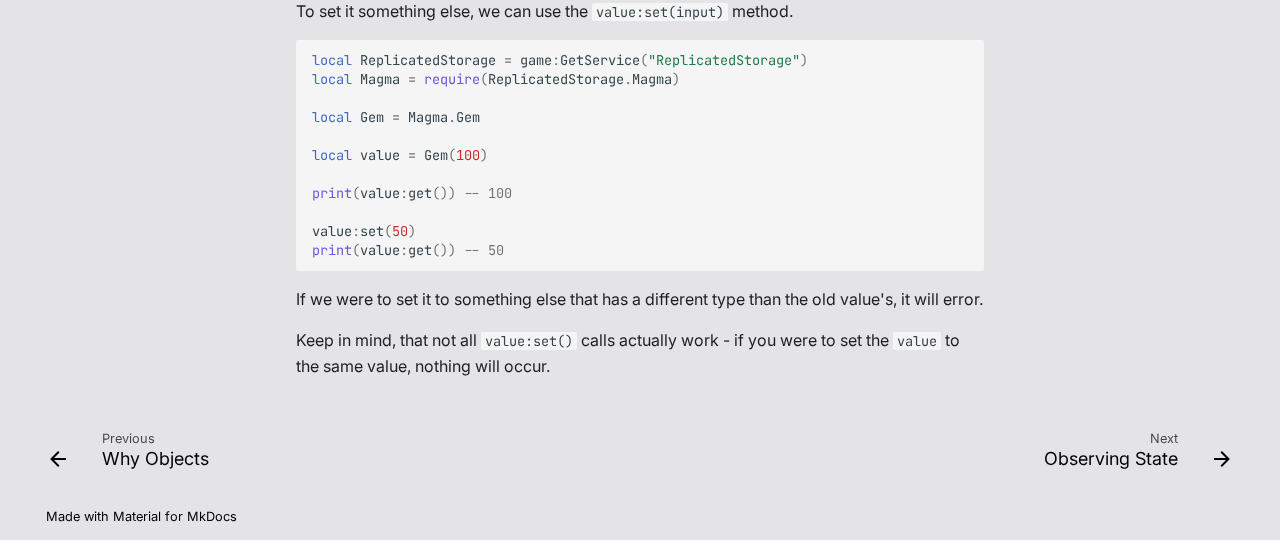
<file: Tutorial/Basics/Gems/index.html>
<!doctype html>
<html lang="en" class="no-js">
  <head>
    
      <meta charset="utf-8">
      <meta name="viewport" content="width=device-width,initial-scale=1">
      
      
      
      <link rel="icon" href="../../../assets/logo.svg">
      <meta name="generator" content="mkdocs-1.3.1, mkdocs-material-8.4.1">
    
    
      
        <title>Storing State - Magma</title>
      
    
    
      <link rel="stylesheet" href="../../../assets/stylesheets/main.69437709.min.css">
      
        
        <link rel="stylesheet" href="../../../assets/stylesheets/palette.cbb835fc.min.css">
        
      
      
    
    
    
      
        
        
        <link rel="preconnect" href="https://fonts.gstatic.com" crossorigin>
        <link rel="stylesheet" href="https://fonts.googleapis.com/css?family=Inter:300,300i,400,400i,700,700i%7CJetBrains+Mono:400,400i,700,700i&display=fallback">
        <style>:root{--md-text-font:"Inter";--md-code-font:"JetBrains Mono"}</style>
      
    
    
      <link rel="stylesheet" href="../../../assets/extra.css">
    
    <script>__md_scope=new URL("../../..",location),__md_hash=e=>[...e].reduce((e,_)=>(e<<5)-e+_.charCodeAt(0),0),__md_get=(e,_=localStorage,t=__md_scope)=>JSON.parse(_.getItem(t.pathname+"."+e)),__md_set=(e,_,t=localStorage,a=__md_scope)=>{try{t.setItem(a.pathname+"."+e,JSON.stringify(_))}catch(e){}}</script>
    
      

    
    
  </head>
  
  
    
    
    
    
    
    <body dir="ltr" data-md-color-scheme="magma-white" data-md-color-primary="" data-md-color-accent="">
  
    
    
    <input class="md-toggle" data-md-toggle="drawer" type="checkbox" id="__drawer" autocomplete="off">
    <input class="md-toggle" data-md-toggle="search" type="checkbox" id="__search" autocomplete="off">
    <label class="md-overlay" for="__drawer"></label>
    <div data-md-component="skip">
      
        
        <a href="#storing-state" class="md-skip">
          Skip to content
        </a>
      
    </div>
    <div data-md-component="announce">
      
    </div>
    
    
      

<header class="md-header" data-md-component="header">
  <nav class="md-header__inner md-grid" aria-label="Header">
    <a href="../../.." title="Magma" class="md-header__button md-logo" aria-label="Magma" data-md-component="logo">
      
  <img src="../../../assets/logo.svg" alt="logo">

    </a>
    <label class="md-header__button md-icon" for="__drawer">
      <svg xmlns="http://www.w3.org/2000/svg" viewBox="0 0 24 24"><path d="M3 6h18v2H3V6m0 5h18v2H3v-2m0 5h18v2H3v-2Z"/></svg>
    </label>
    <div class="md-header__title" data-md-component="header-title">
      <div class="md-header__ellipsis">
        <div class="md-header__topic">
          <span class="md-ellipsis">
            Magma
          </span>
        </div>
        <div class="md-header__topic" data-md-component="header-topic">
          <span class="md-ellipsis">
            
              Storing State
            
          </span>
        </div>
      </div>
    </div>
    
    
    
      <label class="md-header__button md-icon" for="__search">
        <svg xmlns="http://www.w3.org/2000/svg" viewBox="0 0 24 24"><path d="M9.5 3A6.5 6.5 0 0 1 16 9.5c0 1.61-.59 3.09-1.56 4.23l.27.27h.79l5 5-1.5 1.5-5-5v-.79l-.27-.27A6.516 6.516 0 0 1 9.5 16 6.5 6.5 0 0 1 3 9.5 6.5 6.5 0 0 1 9.5 3m0 2C7 5 5 7 5 9.5S7 14 9.5 14 14 12 14 9.5 12 5 9.5 5Z"/></svg>
      </label>
      <div class="md-search" data-md-component="search" role="dialog">
  <label class="md-search__overlay" for="__search"></label>
  <div class="md-search__inner" role="search">
    <form class="md-search__form" name="search">
      <input type="text" class="md-search__input" name="query" aria-label="Search" placeholder="Search" autocapitalize="off" autocorrect="off" autocomplete="off" spellcheck="false" data-md-component="search-query" required>
      <label class="md-search__icon md-icon" for="__search">
        <svg xmlns="http://www.w3.org/2000/svg" viewBox="0 0 24 24"><path d="M9.5 3A6.5 6.5 0 0 1 16 9.5c0 1.61-.59 3.09-1.56 4.23l.27.27h.79l5 5-1.5 1.5-5-5v-.79l-.27-.27A6.516 6.516 0 0 1 9.5 16 6.5 6.5 0 0 1 3 9.5 6.5 6.5 0 0 1 9.5 3m0 2C7 5 5 7 5 9.5S7 14 9.5 14 14 12 14 9.5 12 5 9.5 5Z"/></svg>
        <svg xmlns="http://www.w3.org/2000/svg" viewBox="0 0 24 24"><path d="M20 11v2H8l5.5 5.5-1.42 1.42L4.16 12l7.92-7.92L13.5 5.5 8 11h12Z"/></svg>
      </label>
      <nav class="md-search__options" aria-label="Search">
        
        <button type="reset" class="md-search__icon md-icon" aria-label="Clear" tabindex="-1">
          <svg xmlns="http://www.w3.org/2000/svg" viewBox="0 0 24 24"><path d="M19 6.41 17.59 5 12 10.59 6.41 5 5 6.41 10.59 12 5 17.59 6.41 19 12 13.41 17.59 19 19 17.59 13.41 12 19 6.41Z"/></svg>
        </button>
      </nav>
      
    </form>
    <div class="md-search__output">
      <div class="md-search__scrollwrap" data-md-scrollfix>
        <div class="md-search-result" data-md-component="search-result">
          <div class="md-search-result__meta">
            Initializing search
          </div>
          <ol class="md-search-result__list"></ol>
        </div>
      </div>
    </div>
  </div>
</div>
    
    
      <div class="md-header__source">
        <a href="https://github.com/Plethan/Magma" title="Go to repository" class="md-source" data-md-component="source">
  <div class="md-source__icon md-icon">
    
    <svg xmlns="http://www.w3.org/2000/svg" viewBox="0 0 496 512"><!--! Font Awesome Free 6.1.2 by @fontawesome - https://fontawesome.com License - https://fontawesome.com/license/free (Icons: CC BY 4.0, Fonts: SIL OFL 1.1, Code: MIT License) Copyright 2022 Fonticons, Inc.--><path d="M165.9 397.4c0 2-2.3 3.6-5.2 3.6-3.3.3-5.6-1.3-5.6-3.6 0-2 2.3-3.6 5.2-3.6 3-.3 5.6 1.3 5.6 3.6zm-31.1-4.5c-.7 2 1.3 4.3 4.3 4.9 2.6 1 5.6 0 6.2-2s-1.3-4.3-4.3-5.2c-2.6-.7-5.5.3-6.2 2.3zm44.2-1.7c-2.9.7-4.9 2.6-4.6 4.9.3 2 2.9 3.3 5.9 2.6 2.9-.7 4.9-2.6 4.6-4.6-.3-1.9-3-3.2-5.9-2.9zM244.8 8C106.1 8 0 113.3 0 252c0 110.9 69.8 205.8 169.5 239.2 12.8 2.3 17.3-5.6 17.3-12.1 0-6.2-.3-40.4-.3-61.4 0 0-70 15-84.7-29.8 0 0-11.4-29.1-27.8-36.6 0 0-22.9-15.7 1.6-15.4 0 0 24.9 2 38.6 25.8 21.9 38.6 58.6 27.5 72.9 20.9 2.3-16 8.8-27.1 16-33.7-55.9-6.2-112.3-14.3-112.3-110.5 0-27.5 7.6-41.3 23.6-58.9-2.6-6.5-11.1-33.3 2.6-67.9 20.9-6.5 69 27 69 27 20-5.6 41.5-8.5 62.8-8.5s42.8 2.9 62.8 8.5c0 0 48.1-33.6 69-27 13.7 34.7 5.2 61.4 2.6 67.9 16 17.7 25.8 31.5 25.8 58.9 0 96.5-58.9 104.2-114.8 110.5 9.2 7.9 17 22.9 17 46.4 0 33.7-.3 75.4-.3 83.6 0 6.5 4.6 14.4 17.3 12.1C428.2 457.8 496 362.9 496 252 496 113.3 383.5 8 244.8 8zM97.2 352.9c-1.3 1-1 3.3.7 5.2 1.6 1.6 3.9 2.3 5.2 1 1.3-1 1-3.3-.7-5.2-1.6-1.6-3.9-2.3-5.2-1zm-10.8-8.1c-.7 1.3.3 2.9 2.3 3.9 1.6 1 3.6.7 4.3-.7.7-1.3-.3-2.9-2.3-3.9-2-.6-3.6-.3-4.3.7zm32.4 35.6c-1.6 1.3-1 4.3 1.3 6.2 2.3 2.3 5.2 2.6 6.5 1 1.3-1.3.7-4.3-1.3-6.2-2.2-2.3-5.2-2.6-6.5-1zm-11.4-14.7c-1.6 1-1.6 3.6 0 5.9 1.6 2.3 4.3 3.3 5.6 2.3 1.6-1.3 1.6-3.9 0-6.2-1.4-2.3-4-3.3-5.6-2z"/></svg>
  </div>
  <div class="md-source__repository">
    Plethan/Magma
  </div>
</a>
      </div>
    
  </nav>
  
</header>
    
    <div class="md-container" data-md-component="container">
      
      
        
          
            
<nav class="md-tabs" aria-label="Tabs" data-md-component="tabs">
  <div class="md-tabs__inner md-grid">
    <ul class="md-tabs__list">
      
        
  
  


  <li class="md-tabs__item">
    <a href="../../.." class="md-tabs__link">
      Home
    </a>
  </li>

      
        
  
  
    
  


  
  
  
    <li class="md-tabs__item">
      <a href="../../" class="md-tabs__link md-tabs__link--active">
        Tutorials
      </a>
    </li>
  

      
    </ul>
  </div>
</nav>
          
        
      
      <main class="md-main" data-md-component="main">
        <div class="md-main__inner md-grid">
          
            
              
              <div class="md-sidebar md-sidebar--primary" data-md-component="sidebar" data-md-type="navigation" >
                <div class="md-sidebar__scrollwrap">
                  <div class="md-sidebar__inner">
                    

  


<nav class="md-nav md-nav--primary md-nav--lifted" aria-label="Navigation" data-md-level="0">
  <label class="md-nav__title" for="__drawer">
    <a href="../../.." title="Magma" class="md-nav__button md-logo" aria-label="Magma" data-md-component="logo">
      
  <img src="../../../assets/logo.svg" alt="logo">

    </a>
    Magma
  </label>
  
    <div class="md-nav__source">
      <a href="https://github.com/Plethan/Magma" title="Go to repository" class="md-source" data-md-component="source">
  <div class="md-source__icon md-icon">
    
    <svg xmlns="http://www.w3.org/2000/svg" viewBox="0 0 496 512"><!--! Font Awesome Free 6.1.2 by @fontawesome - https://fontawesome.com License - https://fontawesome.com/license/free (Icons: CC BY 4.0, Fonts: SIL OFL 1.1, Code: MIT License) Copyright 2022 Fonticons, Inc.--><path d="M165.9 397.4c0 2-2.3 3.6-5.2 3.6-3.3.3-5.6-1.3-5.6-3.6 0-2 2.3-3.6 5.2-3.6 3-.3 5.6 1.3 5.6 3.6zm-31.1-4.5c-.7 2 1.3 4.3 4.3 4.9 2.6 1 5.6 0 6.2-2s-1.3-4.3-4.3-5.2c-2.6-.7-5.5.3-6.2 2.3zm44.2-1.7c-2.9.7-4.9 2.6-4.6 4.9.3 2 2.9 3.3 5.9 2.6 2.9-.7 4.9-2.6 4.6-4.6-.3-1.9-3-3.2-5.9-2.9zM244.8 8C106.1 8 0 113.3 0 252c0 110.9 69.8 205.8 169.5 239.2 12.8 2.3 17.3-5.6 17.3-12.1 0-6.2-.3-40.4-.3-61.4 0 0-70 15-84.7-29.8 0 0-11.4-29.1-27.8-36.6 0 0-22.9-15.7 1.6-15.4 0 0 24.9 2 38.6 25.8 21.9 38.6 58.6 27.5 72.9 20.9 2.3-16 8.8-27.1 16-33.7-55.9-6.2-112.3-14.3-112.3-110.5 0-27.5 7.6-41.3 23.6-58.9-2.6-6.5-11.1-33.3 2.6-67.9 20.9-6.5 69 27 69 27 20-5.6 41.5-8.5 62.8-8.5s42.8 2.9 62.8 8.5c0 0 48.1-33.6 69-27 13.7 34.7 5.2 61.4 2.6 67.9 16 17.7 25.8 31.5 25.8 58.9 0 96.5-58.9 104.2-114.8 110.5 9.2 7.9 17 22.9 17 46.4 0 33.7-.3 75.4-.3 83.6 0 6.5 4.6 14.4 17.3 12.1C428.2 457.8 496 362.9 496 252 496 113.3 383.5 8 244.8 8zM97.2 352.9c-1.3 1-1 3.3.7 5.2 1.6 1.6 3.9 2.3 5.2 1 1.3-1 1-3.3-.7-5.2-1.6-1.6-3.9-2.3-5.2-1zm-10.8-8.1c-.7 1.3.3 2.9 2.3 3.9 1.6 1 3.6.7 4.3-.7.7-1.3-.3-2.9-2.3-3.9-2-.6-3.6-.3-4.3.7zm32.4 35.6c-1.6 1.3-1 4.3 1.3 6.2 2.3 2.3 5.2 2.6 6.5 1 1.3-1.3.7-4.3-1.3-6.2-2.2-2.3-5.2-2.6-6.5-1zm-11.4-14.7c-1.6 1-1.6 3.6 0 5.9 1.6 2.3 4.3 3.3 5.6 2.3 1.6-1.3 1.6-3.9 0-6.2-1.4-2.3-4-3.3-5.6-2z"/></svg>
  </div>
  <div class="md-source__repository">
    Plethan/Magma
  </div>
</a>
    </div>
  
  <ul class="md-nav__list" data-md-scrollfix>
    
      
      
      

  
  
  
    <li class="md-nav__item">
      <a href="../../.." class="md-nav__link">
        Home
      </a>
    </li>
  

    
      
      
      

  
  
    
  
  
    
    <li class="md-nav__item md-nav__item--active md-nav__item--nested">
      
      
        <input class="md-nav__toggle md-toggle" data-md-toggle="__nav_2" type="checkbox" id="__nav_2" checked>
      
      
      
      
        <label class="md-nav__link" for="__nav_2">
          Tutorials
          <span class="md-nav__icon md-icon"></span>
        </label>
      
      <nav class="md-nav" aria-label="Tutorials" data-md-level="1">
        <label class="md-nav__title" for="__nav_2">
          <span class="md-nav__icon md-icon"></span>
          Tutorials
        </label>
        <ul class="md-nav__list" data-md-scrollfix>
          
            
              
  
  
  
    <li class="md-nav__item">
      <a href="../../" class="md-nav__link">
        Get Started
      </a>
    </li>
  

            
          
            
              
  
  
  
    
      
    
    <li class="md-nav__item md-nav__item--section md-nav__item--nested">
      
      
        <input class="md-nav__toggle md-toggle" data-md-toggle="__nav_2_2" type="checkbox" id="__nav_2_2" >
      
      
      
      
        <label class="md-nav__link" for="__nav_2_2">
          Fundamentals
          <span class="md-nav__icon md-icon"></span>
        </label>
      
      <nav class="md-nav" aria-label="Fundamentals" data-md-level="2">
        <label class="md-nav__title" for="__nav_2_2">
          <span class="md-nav__icon md-icon"></span>
          Fundamentals
        </label>
        <ul class="md-nav__list" data-md-scrollfix>
          
            
              
  
  
  
    <li class="md-nav__item">
      <a href="../../Fundamentals/reactive/" class="md-nav__link">
        Reactive Programming
      </a>
    </li>
  

            
          
            
              
  
  
  
    <li class="md-nav__item">
      <a href="../../Fundamentals/objects/" class="md-nav__link">
        Why Objects
      </a>
    </li>
  

            
          
        </ul>
      </nav>
    </li>
  

            
          
            
              
  
  
    
  
  
    
      
    
    <li class="md-nav__item md-nav__item--active md-nav__item--section md-nav__item--nested">
      
      
        <input class="md-nav__toggle md-toggle" data-md-toggle="__nav_2_3" type="checkbox" id="__nav_2_3" checked>
      
      
      
      
        <label class="md-nav__link" for="__nav_2_3">
          Basics
          <span class="md-nav__icon md-icon"></span>
        </label>
      
      <nav class="md-nav" aria-label="Basics" data-md-level="2">
        <label class="md-nav__title" for="__nav_2_3">
          <span class="md-nav__icon md-icon"></span>
          Basics
        </label>
        <ul class="md-nav__list" data-md-scrollfix>
          
            
              
  
  
    
  
  
    <li class="md-nav__item md-nav__item--active">
      
      <input class="md-nav__toggle md-toggle" data-md-toggle="toc" type="checkbox" id="__toc">
      
      
        
      
      
        <label class="md-nav__link md-nav__link--active" for="__toc">
          Storing State
          <span class="md-nav__icon md-icon"></span>
        </label>
      
      <a href="./" class="md-nav__link md-nav__link--active">
        Storing State
      </a>
      
        

<nav class="md-nav md-nav--secondary" aria-label="Table of contents">
  
  
  
    
  
  
    <label class="md-nav__title" for="__toc">
      <span class="md-nav__icon md-icon"></span>
      Table of contents
    </label>
    <ul class="md-nav__list" data-md-component="toc" data-md-scrollfix>
      
        <li class="md-nav__item">
  <a href="#what-is-state" class="md-nav__link">
    What is State
  </a>
  
</li>
      
        <li class="md-nav__item">
  <a href="#storing-state_1" class="md-nav__link">
    Storing State
  </a>
  
</li>
      
    </ul>
  
</nav>
      
    </li>
  

            
          
            
              
  
  
  
    <li class="md-nav__item">
      <a href="../Listeners/" class="md-nav__link">
        Observing State
      </a>
    </li>
  

            
          
            
              
  
  
  
    <li class="md-nav__item">
      <a href="../ReGem/" class="md-nav__link">
        Conputing
      </a>
    </li>
  

            
          
        </ul>
      </nav>
    </li>
  

            
          
            
              
  
  
  
    
      
    
    <li class="md-nav__item md-nav__item--section md-nav__item--nested">
      
      
        <input class="md-nav__toggle md-toggle" data-md-toggle="__nav_2_4" type="checkbox" id="__nav_2_4" >
      
      
      
      
        <label class="md-nav__link" for="__nav_2_4">
          Further Basics
          <span class="md-nav__icon md-icon"></span>
        </label>
      
      <nav class="md-nav" aria-label="Further Basics" data-md-level="2">
        <label class="md-nav__title" for="__nav_2_4">
          <span class="md-nav__icon md-icon"></span>
          Further Basics
        </label>
        <ul class="md-nav__list" data-md-scrollfix>
          
            
              
  
  
  
    <li class="md-nav__item">
      <a href="../../Further/Match/" class="md-nav__link">
        State Matching
      </a>
    </li>
  

            
          
        </ul>
      </nav>
    </li>
  

            
          
        </ul>
      </nav>
    </li>
  

    
  </ul>
</nav>
                  </div>
                </div>
              </div>
            
            
              
              <div class="md-sidebar md-sidebar--secondary" data-md-component="sidebar" data-md-type="toc" >
                <div class="md-sidebar__scrollwrap">
                  <div class="md-sidebar__inner">
                    

<nav class="md-nav md-nav--secondary" aria-label="Table of contents">
  
  
  
    
  
  
    <label class="md-nav__title" for="__toc">
      <span class="md-nav__icon md-icon"></span>
      Table of contents
    </label>
    <ul class="md-nav__list" data-md-component="toc" data-md-scrollfix>
      
        <li class="md-nav__item">
  <a href="#what-is-state" class="md-nav__link">
    What is State
  </a>
  
</li>
      
        <li class="md-nav__item">
  <a href="#storing-state_1" class="md-nav__link">
    Storing State
  </a>
  
</li>
      
    </ul>
  
</nav>
                  </div>
                </div>
              </div>
            
          
          <div class="md-content" data-md-component="content">
            <article class="md-content__inner md-typeset">
              
                
  <a href="https://github.com/Plethan/Magma/edit/master/docs/Tutorial/Basics/Gems.md" title="Edit this page" class="md-content__button md-icon">
    <svg xmlns="http://www.w3.org/2000/svg" viewBox="0 0 24 24"><path d="M20.71 7.04c.39-.39.39-1.04 0-1.41l-2.34-2.34c-.37-.39-1.02-.39-1.41 0l-1.84 1.83 3.75 3.75M3 17.25V21h3.75L17.81 9.93l-3.75-3.75L3 17.25Z"/></svg>
  </a>



<h1 id="storing-state"><strong>Storing State</strong></h1>
<p>Our systems use some data, called "state" - Learn how to store this data with Magma.</p>
<details>
<summary>Required Code</summary>
<div class="highlight"><pre><span></span><code><span class="kd">local</span> <span class="n">ReplicatedStorage</span> <span class="o">=</span> <span class="n">game</span><span class="p">:</span><span class="n">GetService</span><span class="p">(</span><span class="s2">&quot;ReplicatedStorage&quot;</span><span class="p">)</span>
<span class="kd">local</span> <span class="n">Magma</span> <span class="o">=</span> <span class="nb">require</span><span class="p">(</span><span class="n">ReplicatedStorage</span><span class="p">.</span><span class="n">Magma</span><span class="p">)</span>
</code></pre></div>
</details>
<hr />
<h2 id="what-is-state"><strong>What is State</strong></h2>
<p>State is simply the current condition of your application data at a point. An example of this is a Player object, to know how it behaves and looks, we should have the following:</p>
<ul>
<li>Current Health</li>
<li>Speed</li>
<li>Children</li>
<li>etc</li>
</ul>
<p>So, these values are therefore the state of the player object - so if we want to change how the object behaves, we need to use the value of these variables.</p>
<hr />
<h2 id="storing-state_1"><strong>Storing State</strong></h2>
<p>To store state, Magma provides you various tools to store your state - one of them, are "Gems", these are objects that store singular values that allow for reading and writing.</p>
<p>To use Gens, you should first need to import the <code>Gem</code> constructor</p>
<div class="highlight"><pre><span></span><code><span class="kd">local</span> <span class="n">ReplicatedStorage</span> <span class="o">=</span> <span class="n">game</span><span class="p">:</span><span class="n">GetService</span><span class="p">(</span><span class="s2">&quot;ReplicatedStorage&quot;</span><span class="p">)</span>
<span class="kd">local</span> <span class="n">Magma</span> <span class="o">=</span> <span class="nb">require</span><span class="p">(</span><span class="n">ReplicatedStorage</span><span class="p">.</span><span class="n">Magma</span><span class="p">)</span>

<span class="kd">local</span> <span class="n">Gem</span> <span class="o">=</span> <span class="n">Magma</span><span class="p">.</span><span class="n">Gem</span>
</code></pre></div>
<p>To create a new <code>Gem</code> object, we need to call the constructor with an optional inital value.</p>
<div class="highlight"><pre><span></span><code><span class="kd">local</span> <span class="n">ReplicatedStorage</span> <span class="o">=</span> <span class="n">game</span><span class="p">:</span><span class="n">GetService</span><span class="p">(</span><span class="s2">&quot;ReplicatedStorage&quot;</span><span class="p">)</span>
<span class="kd">local</span> <span class="n">Magma</span> <span class="o">=</span> <span class="nb">require</span><span class="p">(</span><span class="n">ReplicatedStorage</span><span class="p">.</span><span class="n">Magma</span><span class="p">)</span>

<span class="kd">local</span> <span class="n">Gem</span> <span class="o">=</span> <span class="n">Magma</span><span class="p">.</span><span class="n">Gem</span>

<span class="kd">local</span> <span class="n">value</span> <span class="o">=</span> <span class="n">Gem</span><span class="p">(</span><span class="mi">100</span><span class="p">)</span>
</code></pre></div>
<p>By default, this newly created gem will error when you set it to a value whose type is different than the old value's type. To change this, pass another boolean with the value of <code>false</code></p>
<div class="highlight"><pre><span></span><code><span class="kd">local</span> <span class="n">value</span> <span class="o">=</span> <span class="n">Gem</span><span class="p">(</span><span class="mi">100</span><span class="p">,</span> <span class="kc">false</span><span class="p">)</span>
</code></pre></div>
<p>Now, to read from <code>value</code>, use the <code>value:get()</code> method.</p>
<div class="highlight"><pre><span></span><code><span class="kd">local</span> <span class="n">ReplicatedStorage</span> <span class="o">=</span> <span class="n">game</span><span class="p">:</span><span class="n">GetService</span><span class="p">(</span><span class="s2">&quot;ReplicatedStorage&quot;</span><span class="p">)</span>
<span class="kd">local</span> <span class="n">Magma</span> <span class="o">=</span> <span class="nb">require</span><span class="p">(</span><span class="n">ReplicatedStorage</span><span class="p">.</span><span class="n">Magma</span><span class="p">)</span>

<span class="kd">local</span> <span class="n">Gem</span> <span class="o">=</span> <span class="n">Magma</span><span class="p">.</span><span class="n">Gem</span>

<span class="kd">local</span> <span class="n">value</span> <span class="o">=</span> <span class="n">Gem</span><span class="p">(</span><span class="mi">100</span><span class="p">)</span>

<span class="nb">print</span><span class="p">(</span><span class="n">value</span><span class="p">:</span><span class="n">get</span><span class="p">())</span> <span class="c1">-- 100</span>
</code></pre></div>
<p>To set it something else, we can use the <code>value:set(input)</code> method.</p>
<div class="highlight"><pre><span></span><code><span class="kd">local</span> <span class="n">ReplicatedStorage</span> <span class="o">=</span> <span class="n">game</span><span class="p">:</span><span class="n">GetService</span><span class="p">(</span><span class="s2">&quot;ReplicatedStorage&quot;</span><span class="p">)</span>
<span class="kd">local</span> <span class="n">Magma</span> <span class="o">=</span> <span class="nb">require</span><span class="p">(</span><span class="n">ReplicatedStorage</span><span class="p">.</span><span class="n">Magma</span><span class="p">)</span>

<span class="kd">local</span> <span class="n">Gem</span> <span class="o">=</span> <span class="n">Magma</span><span class="p">.</span><span class="n">Gem</span>

<span class="kd">local</span> <span class="n">value</span> <span class="o">=</span> <span class="n">Gem</span><span class="p">(</span><span class="mi">100</span><span class="p">)</span>

<span class="nb">print</span><span class="p">(</span><span class="n">value</span><span class="p">:</span><span class="n">get</span><span class="p">())</span> <span class="c1">-- 100</span>

<span class="n">value</span><span class="p">:</span><span class="n">set</span><span class="p">(</span><span class="mi">50</span><span class="p">)</span>
<span class="nb">print</span><span class="p">(</span><span class="n">value</span><span class="p">:</span><span class="n">get</span><span class="p">())</span> <span class="c1">-- 50</span>
</code></pre></div>
<p>If we were to set it to something else that has a different type than the old value's, it will error.</p>
<p>Keep in mind, that not all <code>value:set()</code> calls actually work - if you were to set the <code>value</code> to the same value, nothing will occur.</p>




              
            </article>
            
          </div>
        </div>
        
          <a href="#" class="md-top md-icon" data-md-component="top" hidden>
            <svg xmlns="http://www.w3.org/2000/svg" viewBox="0 0 24 24"><path d="M13 20h-2V8l-5.5 5.5-1.42-1.42L12 4.16l7.92 7.92-1.42 1.42L13 8v12Z"/></svg>
            Back to top
          </a>
        
      </main>
      
        <footer class="md-footer">
  
    
    <nav class="md-footer__inner md-grid" aria-label="Footer" >
      
        
        <a href="../../Fundamentals/objects/" class="md-footer__link md-footer__link--prev" aria-label="Previous: Why Objects" rel="prev">
          <div class="md-footer__button md-icon">
            <svg xmlns="http://www.w3.org/2000/svg" viewBox="0 0 24 24"><path d="M20 11v2H8l5.5 5.5-1.42 1.42L4.16 12l7.92-7.92L13.5 5.5 8 11h12Z"/></svg>
          </div>
          <div class="md-footer__title">
            <div class="md-ellipsis">
              <span class="md-footer__direction">
                Previous
              </span>
              Why Objects
            </div>
          </div>
        </a>
      
      
        
        <a href="../Listeners/" class="md-footer__link md-footer__link--next" aria-label="Next: Observing State" rel="next">
          <div class="md-footer__title">
            <div class="md-ellipsis">
              <span class="md-footer__direction">
                Next
              </span>
              Observing State
            </div>
          </div>
          <div class="md-footer__button md-icon">
            <svg xmlns="http://www.w3.org/2000/svg" viewBox="0 0 24 24"><path d="M4 11v2h12l-5.5 5.5 1.42 1.42L19.84 12l-7.92-7.92L10.5 5.5 16 11H4Z"/></svg>
          </div>
        </a>
      
    </nav>
  
  <div class="md-footer-meta md-typeset">
    <div class="md-footer-meta__inner md-grid">
      <div class="md-copyright">
  
  
    Made with
    <a href="https://squidfunk.github.io/mkdocs-material/" target="_blank" rel="noopener">
      Material for MkDocs
    </a>
  
</div>
      
    </div>
  </div>
</footer>
      
    </div>
    <div class="md-dialog" data-md-component="dialog">
      <div class="md-dialog__inner md-typeset"></div>
    </div>
    
    <script id="__config" type="application/json">{"base": "../../..", "features": ["navigation.tabs", "navigation.top", "navigation.sections"], "search": "../../../assets/javascripts/workers/search.ecf98df9.min.js", "translations": {"clipboard.copied": "Copied to clipboard", "clipboard.copy": "Copy to clipboard", "search.config.lang": "en", "search.config.pipeline": "trimmer, stopWordFilter", "search.config.separator": "[\\s\\-]+", "search.placeholder": "Search", "search.result.more.one": "1 more on this page", "search.result.more.other": "# more on this page", "search.result.none": "No matching documents", "search.result.one": "1 matching document", "search.result.other": "# matching documents", "search.result.placeholder": "Type to start searching", "search.result.term.missing": "Missing", "select.version.title": "Select version"}}</script>
    
    
      <script src="../../../assets/javascripts/bundle.9c69f0bc.min.js"></script>
      
    
  </body>
</html>
</file>
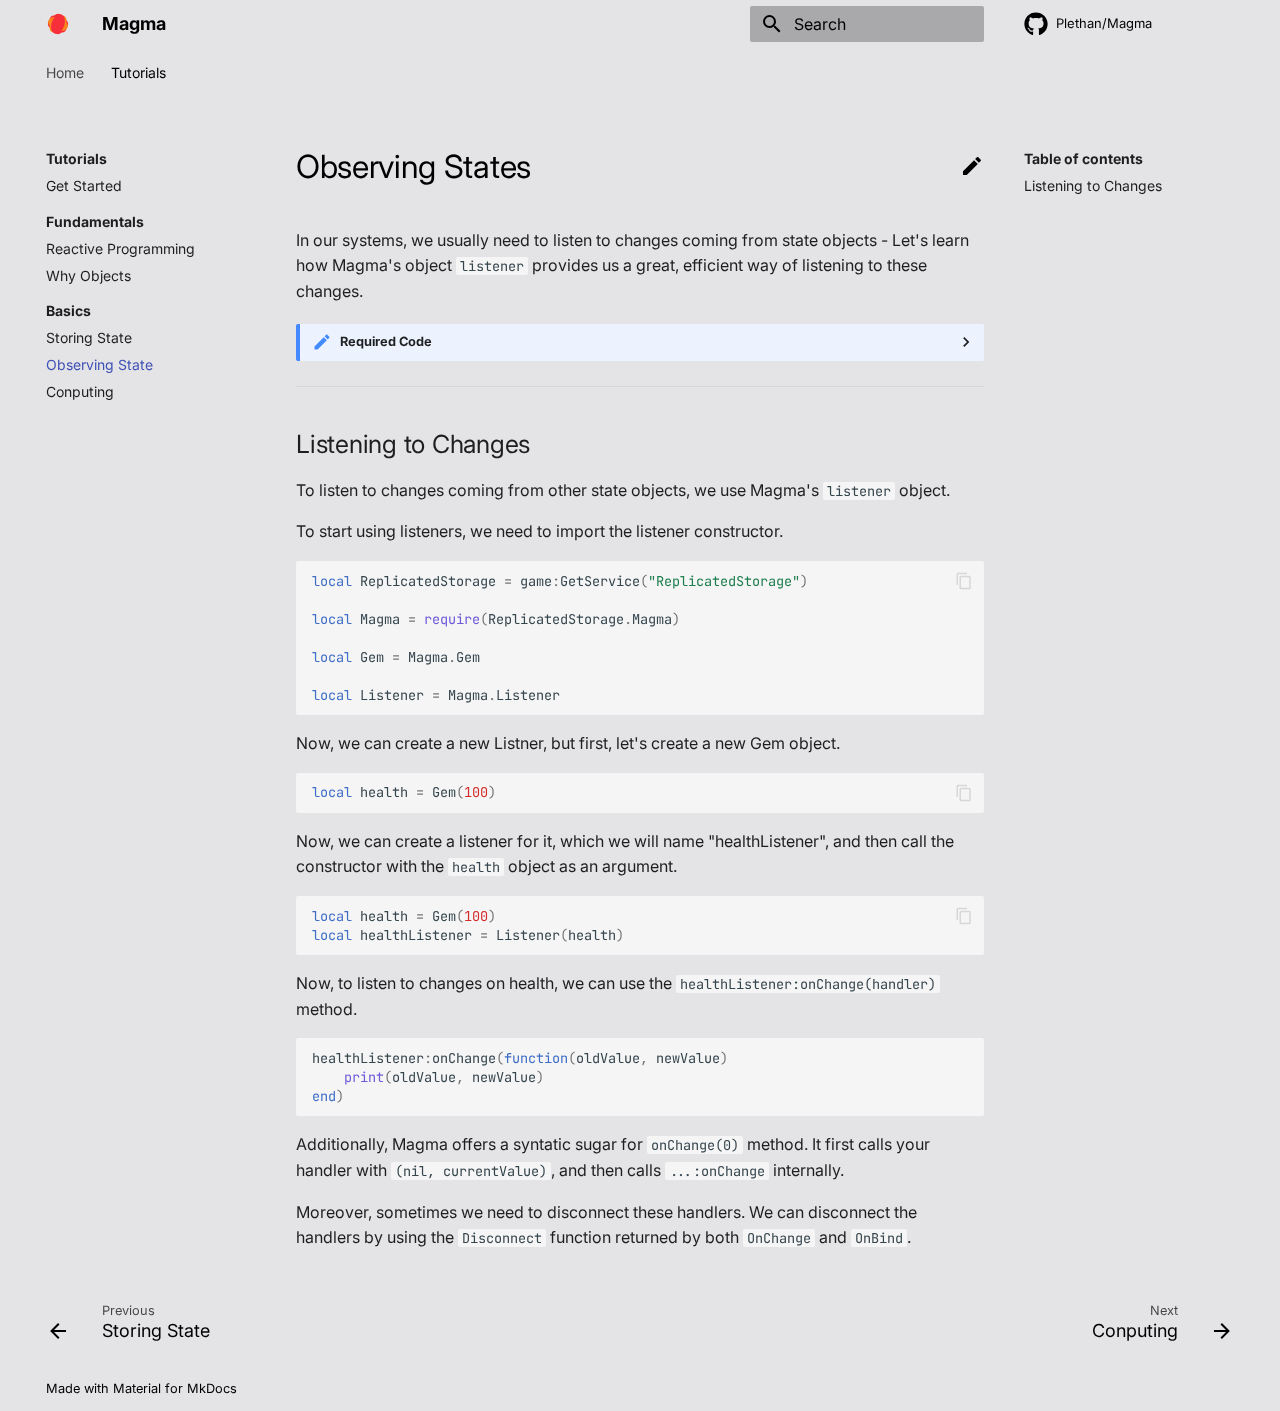
<file: Tutorial/Basics/Listeners/index.html>
<!doctype html>
<html lang="en" class="no-js">
  <head>
    
      <meta charset="utf-8">
      <meta name="viewport" content="width=device-width,initial-scale=1">
      
      
      
      <link rel="icon" href="../../../assets/logo.svg">
      <meta name="generator" content="mkdocs-1.3.1, mkdocs-material-8.4.1">
    
    
      
        <title>Observing State - Magma</title>
      
    
    
      <link rel="stylesheet" href="../../../assets/stylesheets/main.69437709.min.css">
      
        
        <link rel="stylesheet" href="../../../assets/stylesheets/palette.cbb835fc.min.css">
        
      
      
    
    
    
      
        
        
        <link rel="preconnect" href="https://fonts.gstatic.com" crossorigin>
        <link rel="stylesheet" href="https://fonts.googleapis.com/css?family=Inter:300,300i,400,400i,700,700i%7CJetBrains+Mono:400,400i,700,700i&display=fallback">
        <style>:root{--md-text-font:"Inter";--md-code-font:"JetBrains Mono"}</style>
      
    
    
      <link rel="stylesheet" href="../../../assets/extra.css">
    
    <script>__md_scope=new URL("../../..",location),__md_hash=e=>[...e].reduce((e,_)=>(e<<5)-e+_.charCodeAt(0),0),__md_get=(e,_=localStorage,t=__md_scope)=>JSON.parse(_.getItem(t.pathname+"."+e)),__md_set=(e,_,t=localStorage,a=__md_scope)=>{try{t.setItem(a.pathname+"."+e,JSON.stringify(_))}catch(e){}}</script>
    
      

    
    
  </head>
  
  
    
    
    
    
    
    <body dir="ltr" data-md-color-scheme="magma-white" data-md-color-primary="" data-md-color-accent="">
  
    
    
    <input class="md-toggle" data-md-toggle="drawer" type="checkbox" id="__drawer" autocomplete="off">
    <input class="md-toggle" data-md-toggle="search" type="checkbox" id="__search" autocomplete="off">
    <label class="md-overlay" for="__drawer"></label>
    <div data-md-component="skip">
      
        
        <a href="#observing-states" class="md-skip">
          Skip to content
        </a>
      
    </div>
    <div data-md-component="announce">
      
    </div>
    
    
      

<header class="md-header" data-md-component="header">
  <nav class="md-header__inner md-grid" aria-label="Header">
    <a href="../../.." title="Magma" class="md-header__button md-logo" aria-label="Magma" data-md-component="logo">
      
  <img src="../../../assets/logo.svg" alt="logo">

    </a>
    <label class="md-header__button md-icon" for="__drawer">
      <svg xmlns="http://www.w3.org/2000/svg" viewBox="0 0 24 24"><path d="M3 6h18v2H3V6m0 5h18v2H3v-2m0 5h18v2H3v-2Z"/></svg>
    </label>
    <div class="md-header__title" data-md-component="header-title">
      <div class="md-header__ellipsis">
        <div class="md-header__topic">
          <span class="md-ellipsis">
            Magma
          </span>
        </div>
        <div class="md-header__topic" data-md-component="header-topic">
          <span class="md-ellipsis">
            
              Observing State
            
          </span>
        </div>
      </div>
    </div>
    
    
    
      <label class="md-header__button md-icon" for="__search">
        <svg xmlns="http://www.w3.org/2000/svg" viewBox="0 0 24 24"><path d="M9.5 3A6.5 6.5 0 0 1 16 9.5c0 1.61-.59 3.09-1.56 4.23l.27.27h.79l5 5-1.5 1.5-5-5v-.79l-.27-.27A6.516 6.516 0 0 1 9.5 16 6.5 6.5 0 0 1 3 9.5 6.5 6.5 0 0 1 9.5 3m0 2C7 5 5 7 5 9.5S7 14 9.5 14 14 12 14 9.5 12 5 9.5 5Z"/></svg>
      </label>
      <div class="md-search" data-md-component="search" role="dialog">
  <label class="md-search__overlay" for="__search"></label>
  <div class="md-search__inner" role="search">
    <form class="md-search__form" name="search">
      <input type="text" class="md-search__input" name="query" aria-label="Search" placeholder="Search" autocapitalize="off" autocorrect="off" autocomplete="off" spellcheck="false" data-md-component="search-query" required>
      <label class="md-search__icon md-icon" for="__search">
        <svg xmlns="http://www.w3.org/2000/svg" viewBox="0 0 24 24"><path d="M9.5 3A6.5 6.5 0 0 1 16 9.5c0 1.61-.59 3.09-1.56 4.23l.27.27h.79l5 5-1.5 1.5-5-5v-.79l-.27-.27A6.516 6.516 0 0 1 9.5 16 6.5 6.5 0 0 1 3 9.5 6.5 6.5 0 0 1 9.5 3m0 2C7 5 5 7 5 9.5S7 14 9.5 14 14 12 14 9.5 12 5 9.5 5Z"/></svg>
        <svg xmlns="http://www.w3.org/2000/svg" viewBox="0 0 24 24"><path d="M20 11v2H8l5.5 5.5-1.42 1.42L4.16 12l7.92-7.92L13.5 5.5 8 11h12Z"/></svg>
      </label>
      <nav class="md-search__options" aria-label="Search">
        
        <button type="reset" class="md-search__icon md-icon" aria-label="Clear" tabindex="-1">
          <svg xmlns="http://www.w3.org/2000/svg" viewBox="0 0 24 24"><path d="M19 6.41 17.59 5 12 10.59 6.41 5 5 6.41 10.59 12 5 17.59 6.41 19 12 13.41 17.59 19 19 17.59 13.41 12 19 6.41Z"/></svg>
        </button>
      </nav>
      
    </form>
    <div class="md-search__output">
      <div class="md-search__scrollwrap" data-md-scrollfix>
        <div class="md-search-result" data-md-component="search-result">
          <div class="md-search-result__meta">
            Initializing search
          </div>
          <ol class="md-search-result__list"></ol>
        </div>
      </div>
    </div>
  </div>
</div>
    
    
      <div class="md-header__source">
        <a href="https://github.com/Plethan/Magma" title="Go to repository" class="md-source" data-md-component="source">
  <div class="md-source__icon md-icon">
    
    <svg xmlns="http://www.w3.org/2000/svg" viewBox="0 0 496 512"><!--! Font Awesome Free 6.1.2 by @fontawesome - https://fontawesome.com License - https://fontawesome.com/license/free (Icons: CC BY 4.0, Fonts: SIL OFL 1.1, Code: MIT License) Copyright 2022 Fonticons, Inc.--><path d="M165.9 397.4c0 2-2.3 3.6-5.2 3.6-3.3.3-5.6-1.3-5.6-3.6 0-2 2.3-3.6 5.2-3.6 3-.3 5.6 1.3 5.6 3.6zm-31.1-4.5c-.7 2 1.3 4.3 4.3 4.9 2.6 1 5.6 0 6.2-2s-1.3-4.3-4.3-5.2c-2.6-.7-5.5.3-6.2 2.3zm44.2-1.7c-2.9.7-4.9 2.6-4.6 4.9.3 2 2.9 3.3 5.9 2.6 2.9-.7 4.9-2.6 4.6-4.6-.3-1.9-3-3.2-5.9-2.9zM244.8 8C106.1 8 0 113.3 0 252c0 110.9 69.8 205.8 169.5 239.2 12.8 2.3 17.3-5.6 17.3-12.1 0-6.2-.3-40.4-.3-61.4 0 0-70 15-84.7-29.8 0 0-11.4-29.1-27.8-36.6 0 0-22.9-15.7 1.6-15.4 0 0 24.9 2 38.6 25.8 21.9 38.6 58.6 27.5 72.9 20.9 2.3-16 8.8-27.1 16-33.7-55.9-6.2-112.3-14.3-112.3-110.5 0-27.5 7.6-41.3 23.6-58.9-2.6-6.5-11.1-33.3 2.6-67.9 20.9-6.5 69 27 69 27 20-5.6 41.5-8.5 62.8-8.5s42.8 2.9 62.8 8.5c0 0 48.1-33.6 69-27 13.7 34.7 5.2 61.4 2.6 67.9 16 17.7 25.8 31.5 25.8 58.9 0 96.5-58.9 104.2-114.8 110.5 9.2 7.9 17 22.9 17 46.4 0 33.7-.3 75.4-.3 83.6 0 6.5 4.6 14.4 17.3 12.1C428.2 457.8 496 362.9 496 252 496 113.3 383.5 8 244.8 8zM97.2 352.9c-1.3 1-1 3.3.7 5.2 1.6 1.6 3.9 2.3 5.2 1 1.3-1 1-3.3-.7-5.2-1.6-1.6-3.9-2.3-5.2-1zm-10.8-8.1c-.7 1.3.3 2.9 2.3 3.9 1.6 1 3.6.7 4.3-.7.7-1.3-.3-2.9-2.3-3.9-2-.6-3.6-.3-4.3.7zm32.4 35.6c-1.6 1.3-1 4.3 1.3 6.2 2.3 2.3 5.2 2.6 6.5 1 1.3-1.3.7-4.3-1.3-6.2-2.2-2.3-5.2-2.6-6.5-1zm-11.4-14.7c-1.6 1-1.6 3.6 0 5.9 1.6 2.3 4.3 3.3 5.6 2.3 1.6-1.3 1.6-3.9 0-6.2-1.4-2.3-4-3.3-5.6-2z"/></svg>
  </div>
  <div class="md-source__repository">
    Plethan/Magma
  </div>
</a>
      </div>
    
  </nav>
  
</header>
    
    <div class="md-container" data-md-component="container">
      
      
        
          
            
<nav class="md-tabs" aria-label="Tabs" data-md-component="tabs">
  <div class="md-tabs__inner md-grid">
    <ul class="md-tabs__list">
      
        
  
  


  <li class="md-tabs__item">
    <a href="../../.." class="md-tabs__link">
      Home
    </a>
  </li>

      
        
  
  
    
  


  
  
  
    <li class="md-tabs__item">
      <a href="../../" class="md-tabs__link md-tabs__link--active">
        Tutorials
      </a>
    </li>
  

      
    </ul>
  </div>
</nav>
          
        
      
      <main class="md-main" data-md-component="main">
        <div class="md-main__inner md-grid">
          
            
              
              <div class="md-sidebar md-sidebar--primary" data-md-component="sidebar" data-md-type="navigation" >
                <div class="md-sidebar__scrollwrap">
                  <div class="md-sidebar__inner">
                    

  


<nav class="md-nav md-nav--primary md-nav--lifted" aria-label="Navigation" data-md-level="0">
  <label class="md-nav__title" for="__drawer">
    <a href="../../.." title="Magma" class="md-nav__button md-logo" aria-label="Magma" data-md-component="logo">
      
  <img src="../../../assets/logo.svg" alt="logo">

    </a>
    Magma
  </label>
  
    <div class="md-nav__source">
      <a href="https://github.com/Plethan/Magma" title="Go to repository" class="md-source" data-md-component="source">
  <div class="md-source__icon md-icon">
    
    <svg xmlns="http://www.w3.org/2000/svg" viewBox="0 0 496 512"><!--! Font Awesome Free 6.1.2 by @fontawesome - https://fontawesome.com License - https://fontawesome.com/license/free (Icons: CC BY 4.0, Fonts: SIL OFL 1.1, Code: MIT License) Copyright 2022 Fonticons, Inc.--><path d="M165.9 397.4c0 2-2.3 3.6-5.2 3.6-3.3.3-5.6-1.3-5.6-3.6 0-2 2.3-3.6 5.2-3.6 3-.3 5.6 1.3 5.6 3.6zm-31.1-4.5c-.7 2 1.3 4.3 4.3 4.9 2.6 1 5.6 0 6.2-2s-1.3-4.3-4.3-5.2c-2.6-.7-5.5.3-6.2 2.3zm44.2-1.7c-2.9.7-4.9 2.6-4.6 4.9.3 2 2.9 3.3 5.9 2.6 2.9-.7 4.9-2.6 4.6-4.6-.3-1.9-3-3.2-5.9-2.9zM244.8 8C106.1 8 0 113.3 0 252c0 110.9 69.8 205.8 169.5 239.2 12.8 2.3 17.3-5.6 17.3-12.1 0-6.2-.3-40.4-.3-61.4 0 0-70 15-84.7-29.8 0 0-11.4-29.1-27.8-36.6 0 0-22.9-15.7 1.6-15.4 0 0 24.9 2 38.6 25.8 21.9 38.6 58.6 27.5 72.9 20.9 2.3-16 8.8-27.1 16-33.7-55.9-6.2-112.3-14.3-112.3-110.5 0-27.5 7.6-41.3 23.6-58.9-2.6-6.5-11.1-33.3 2.6-67.9 20.9-6.5 69 27 69 27 20-5.6 41.5-8.5 62.8-8.5s42.8 2.9 62.8 8.5c0 0 48.1-33.6 69-27 13.7 34.7 5.2 61.4 2.6 67.9 16 17.7 25.8 31.5 25.8 58.9 0 96.5-58.9 104.2-114.8 110.5 9.2 7.9 17 22.9 17 46.4 0 33.7-.3 75.4-.3 83.6 0 6.5 4.6 14.4 17.3 12.1C428.2 457.8 496 362.9 496 252 496 113.3 383.5 8 244.8 8zM97.2 352.9c-1.3 1-1 3.3.7 5.2 1.6 1.6 3.9 2.3 5.2 1 1.3-1 1-3.3-.7-5.2-1.6-1.6-3.9-2.3-5.2-1zm-10.8-8.1c-.7 1.3.3 2.9 2.3 3.9 1.6 1 3.6.7 4.3-.7.7-1.3-.3-2.9-2.3-3.9-2-.6-3.6-.3-4.3.7zm32.4 35.6c-1.6 1.3-1 4.3 1.3 6.2 2.3 2.3 5.2 2.6 6.5 1 1.3-1.3.7-4.3-1.3-6.2-2.2-2.3-5.2-2.6-6.5-1zm-11.4-14.7c-1.6 1-1.6 3.6 0 5.9 1.6 2.3 4.3 3.3 5.6 2.3 1.6-1.3 1.6-3.9 0-6.2-1.4-2.3-4-3.3-5.6-2z"/></svg>
  </div>
  <div class="md-source__repository">
    Plethan/Magma
  </div>
</a>
    </div>
  
  <ul class="md-nav__list" data-md-scrollfix>
    
      
      
      

  
  
  
    <li class="md-nav__item">
      <a href="../../.." class="md-nav__link">
        Home
      </a>
    </li>
  

    
      
      
      

  
  
    
  
  
    
    <li class="md-nav__item md-nav__item--active md-nav__item--nested">
      
      
        <input class="md-nav__toggle md-toggle" data-md-toggle="__nav_2" type="checkbox" id="__nav_2" checked>
      
      
      
      
        <label class="md-nav__link" for="__nav_2">
          Tutorials
          <span class="md-nav__icon md-icon"></span>
        </label>
      
      <nav class="md-nav" aria-label="Tutorials" data-md-level="1">
        <label class="md-nav__title" for="__nav_2">
          <span class="md-nav__icon md-icon"></span>
          Tutorials
        </label>
        <ul class="md-nav__list" data-md-scrollfix>
          
            
              
  
  
  
    <li class="md-nav__item">
      <a href="../../" class="md-nav__link">
        Get Started
      </a>
    </li>
  

            
          
            
              
  
  
  
    
      
    
    <li class="md-nav__item md-nav__item--section md-nav__item--nested">
      
      
        <input class="md-nav__toggle md-toggle" data-md-toggle="__nav_2_2" type="checkbox" id="__nav_2_2" >
      
      
      
      
        <label class="md-nav__link" for="__nav_2_2">
          Fundamentals
          <span class="md-nav__icon md-icon"></span>
        </label>
      
      <nav class="md-nav" aria-label="Fundamentals" data-md-level="2">
        <label class="md-nav__title" for="__nav_2_2">
          <span class="md-nav__icon md-icon"></span>
          Fundamentals
        </label>
        <ul class="md-nav__list" data-md-scrollfix>
          
            
              
  
  
  
    <li class="md-nav__item">
      <a href="../../Fundamentals/reactive/" class="md-nav__link">
        Reactive Programming
      </a>
    </li>
  

            
          
            
              
  
  
  
    <li class="md-nav__item">
      <a href="../../Fundamentals/objects/" class="md-nav__link">
        Why Objects
      </a>
    </li>
  

            
          
        </ul>
      </nav>
    </li>
  

            
          
            
              
  
  
    
  
  
    
      
    
    <li class="md-nav__item md-nav__item--active md-nav__item--section md-nav__item--nested">
      
      
        <input class="md-nav__toggle md-toggle" data-md-toggle="__nav_2_3" type="checkbox" id="__nav_2_3" checked>
      
      
      
      
        <label class="md-nav__link" for="__nav_2_3">
          Basics
          <span class="md-nav__icon md-icon"></span>
        </label>
      
      <nav class="md-nav" aria-label="Basics" data-md-level="2">
        <label class="md-nav__title" for="__nav_2_3">
          <span class="md-nav__icon md-icon"></span>
          Basics
        </label>
        <ul class="md-nav__list" data-md-scrollfix>
          
            
              
  
  
  
    <li class="md-nav__item">
      <a href="../Gems/" class="md-nav__link">
        Storing State
      </a>
    </li>
  

            
          
            
              
  
  
    
  
  
    <li class="md-nav__item md-nav__item--active">
      
      <input class="md-nav__toggle md-toggle" data-md-toggle="toc" type="checkbox" id="__toc">
      
      
        
      
      
        <label class="md-nav__link md-nav__link--active" for="__toc">
          Observing State
          <span class="md-nav__icon md-icon"></span>
        </label>
      
      <a href="./" class="md-nav__link md-nav__link--active">
        Observing State
      </a>
      
        

<nav class="md-nav md-nav--secondary" aria-label="Table of contents">
  
  
  
    
  
  
    <label class="md-nav__title" for="__toc">
      <span class="md-nav__icon md-icon"></span>
      Table of contents
    </label>
    <ul class="md-nav__list" data-md-component="toc" data-md-scrollfix>
      
        <li class="md-nav__item">
  <a href="#listening-to-changes" class="md-nav__link">
    Listening to Changes
  </a>
  
</li>
      
    </ul>
  
</nav>
      
    </li>
  

            
          
            
              
  
  
  
    <li class="md-nav__item">
      <a href="../ReGem/" class="md-nav__link">
        Conputing
      </a>
    </li>
  

            
          
        </ul>
      </nav>
    </li>
  

            
          
        </ul>
      </nav>
    </li>
  

    
  </ul>
</nav>
                  </div>
                </div>
              </div>
            
            
              
              <div class="md-sidebar md-sidebar--secondary" data-md-component="sidebar" data-md-type="toc" >
                <div class="md-sidebar__scrollwrap">
                  <div class="md-sidebar__inner">
                    

<nav class="md-nav md-nav--secondary" aria-label="Table of contents">
  
  
  
    
  
  
    <label class="md-nav__title" for="__toc">
      <span class="md-nav__icon md-icon"></span>
      Table of contents
    </label>
    <ul class="md-nav__list" data-md-component="toc" data-md-scrollfix>
      
        <li class="md-nav__item">
  <a href="#listening-to-changes" class="md-nav__link">
    Listening to Changes
  </a>
  
</li>
      
    </ul>
  
</nav>
                  </div>
                </div>
              </div>
            
          
          <div class="md-content" data-md-component="content">
            <article class="md-content__inner md-typeset">
              
                
  <a href="https://github.com/Plethan/Magma/edit/master/docs/Tutorial/Basics/Listeners.md" title="Edit this page" class="md-content__button md-icon">
    <svg xmlns="http://www.w3.org/2000/svg" viewBox="0 0 24 24"><path d="M20.71 7.04c.39-.39.39-1.04 0-1.41l-2.34-2.34c-.37-.39-1.02-.39-1.41 0l-1.84 1.83 3.75 3.75M3 17.25V21h3.75L17.81 9.93l-3.75-3.75L3 17.25Z"/></svg>
  </a>



<h1 id="observing-states"><strong>Observing States</strong></h1>
<p>In our systems, we usually need to listen to changes coming from state objects - Let's learn how Magma's object <code>listener</code> provides us a great, efficient way of listening to these changes.</p>
<details>
<summary>Required Code</summary>
<div class="highlight"><pre><span></span><code><span class="kd">local</span> <span class="n">ReplicatedStorage</span> <span class="o">=</span> <span class="n">game</span><span class="p">:</span><span class="n">GetService</span><span class="p">(</span><span class="s2">&quot;ReplicatedStorage&quot;</span><span class="p">)</span>

<span class="kd">local</span> <span class="n">Magma</span> <span class="o">=</span> <span class="nb">require</span><span class="p">(</span><span class="n">ReplicatedStorage</span><span class="p">.</span><span class="n">Magma</span><span class="p">)</span>

<span class="kd">local</span> <span class="n">Gem</span> <span class="o">=</span> <span class="n">Magma</span><span class="p">.</span><span class="n">Gem</span>
</code></pre></div>
</details>
<hr />
<h2 id="listening-to-changes"><strong>Listening to Changes</strong></h2>
<p>To listen to changes coming from other state objects, we use Magma's <code>listener</code> object.</p>
<p>To start using listeners, we need to import the listener constructor.</p>
<p><div class="highlight"><pre><span></span><code><span class="kd">local</span> <span class="n">ReplicatedStorage</span> <span class="o">=</span> <span class="n">game</span><span class="p">:</span><span class="n">GetService</span><span class="p">(</span><span class="s2">&quot;ReplicatedStorage&quot;</span><span class="p">)</span>

<span class="kd">local</span> <span class="n">Magma</span> <span class="o">=</span> <span class="nb">require</span><span class="p">(</span><span class="n">ReplicatedStorage</span><span class="p">.</span><span class="n">Magma</span><span class="p">)</span>

<span class="kd">local</span> <span class="n">Gem</span> <span class="o">=</span> <span class="n">Magma</span><span class="p">.</span><span class="n">Gem</span>

<span class="kd">local</span> <span class="n">Listener</span> <span class="o">=</span> <span class="n">Magma</span><span class="p">.</span><span class="n">Listener</span>
</code></pre></div>
Now, we can create a new Listner, but first, let's create a new Gem object.</p>
<p><div class="highlight"><pre><span></span><code><span class="kd">local</span> <span class="n">health</span> <span class="o">=</span> <span class="n">Gem</span><span class="p">(</span><span class="mi">100</span><span class="p">)</span>
</code></pre></div>
Now, we can create a listener for it, which we will name "healthListener", and then call the constructor with the <code>health</code> object as an argument. </p>
<div class="highlight"><pre><span></span><code><span class="kd">local</span> <span class="n">health</span> <span class="o">=</span> <span class="n">Gem</span><span class="p">(</span><span class="mi">100</span><span class="p">)</span>
<span class="kd">local</span> <span class="n">healthListener</span> <span class="o">=</span> <span class="n">Listener</span><span class="p">(</span><span class="n">health</span><span class="p">)</span>
</code></pre></div>
<p>Now, to listen to changes on health, we can use the <code>healthListener:onChange(handler)</code> method.</p>
<div class="highlight"><pre><span></span><code><span class="n">healthListener</span><span class="p">:</span><span class="n">onChange</span><span class="p">(</span><span class="kr">function</span><span class="p">(</span><span class="n">oldValue</span><span class="p">,</span> <span class="n">newValue</span><span class="p">)</span>
    <span class="nb">print</span><span class="p">(</span><span class="n">oldValue</span><span class="p">,</span> <span class="n">newValue</span><span class="p">)</span>
<span class="kr">end</span><span class="p">)</span>
</code></pre></div>
<p>Additionally, Magma offers a syntatic sugar for <code>onChange(0)</code> method. It first calls your handler with <code>(nil, currentValue)</code>, and then calls <code>...:onChange</code> internally. </p>
<p>Moreover, sometimes we need to disconnect these handlers.  We can disconnect the handlers by using the <code>Disconnect</code> function returned by both <code>OnChange</code> and <code>OnBind</code>.</p>




              
            </article>
            
          </div>
        </div>
        
          <a href="#" class="md-top md-icon" data-md-component="top" hidden>
            <svg xmlns="http://www.w3.org/2000/svg" viewBox="0 0 24 24"><path d="M13 20h-2V8l-5.5 5.5-1.42-1.42L12 4.16l7.92 7.92-1.42 1.42L13 8v12Z"/></svg>
            Back to top
          </a>
        
      </main>
      
        <footer class="md-footer">
  
    
    <nav class="md-footer__inner md-grid" aria-label="Footer" >
      
        
        <a href="../Gems/" class="md-footer__link md-footer__link--prev" aria-label="Previous: Storing State" rel="prev">
          <div class="md-footer__button md-icon">
            <svg xmlns="http://www.w3.org/2000/svg" viewBox="0 0 24 24"><path d="M20 11v2H8l5.5 5.5-1.42 1.42L4.16 12l7.92-7.92L13.5 5.5 8 11h12Z"/></svg>
          </div>
          <div class="md-footer__title">
            <div class="md-ellipsis">
              <span class="md-footer__direction">
                Previous
              </span>
              Storing State
            </div>
          </div>
        </a>
      
      
        
        <a href="../ReGem/" class="md-footer__link md-footer__link--next" aria-label="Next: Conputing" rel="next">
          <div class="md-footer__title">
            <div class="md-ellipsis">
              <span class="md-footer__direction">
                Next
              </span>
              Conputing
            </div>
          </div>
          <div class="md-footer__button md-icon">
            <svg xmlns="http://www.w3.org/2000/svg" viewBox="0 0 24 24"><path d="M4 11v2h12l-5.5 5.5 1.42 1.42L19.84 12l-7.92-7.92L10.5 5.5 16 11H4Z"/></svg>
          </div>
        </a>
      
    </nav>
  
  <div class="md-footer-meta md-typeset">
    <div class="md-footer-meta__inner md-grid">
      <div class="md-copyright">
  
  
    Made with
    <a href="https://squidfunk.github.io/mkdocs-material/" target="_blank" rel="noopener">
      Material for MkDocs
    </a>
  
</div>
      
    </div>
  </div>
</footer>
      
    </div>
    <div class="md-dialog" data-md-component="dialog">
      <div class="md-dialog__inner md-typeset"></div>
    </div>
    
    <script id="__config" type="application/json">{"base": "../../..", "features": ["navigation.tabs", "navigation.top", "navigation.sections"], "search": "../../../assets/javascripts/workers/search.ecf98df9.min.js", "translations": {"clipboard.copied": "Copied to clipboard", "clipboard.copy": "Copy to clipboard", "search.config.lang": "en", "search.config.pipeline": "trimmer, stopWordFilter", "search.config.separator": "[\\s\\-]+", "search.placeholder": "Search", "search.result.more.one": "1 more on this page", "search.result.more.other": "# more on this page", "search.result.none": "No matching documents", "search.result.one": "1 matching document", "search.result.other": "# matching documents", "search.result.placeholder": "Type to start searching", "search.result.term.missing": "Missing", "select.version.title": "Select version"}}</script>
    
    
      <script src="../../../assets/javascripts/bundle.9c69f0bc.min.js"></script>
      
    
  </body>
</html>
</file>
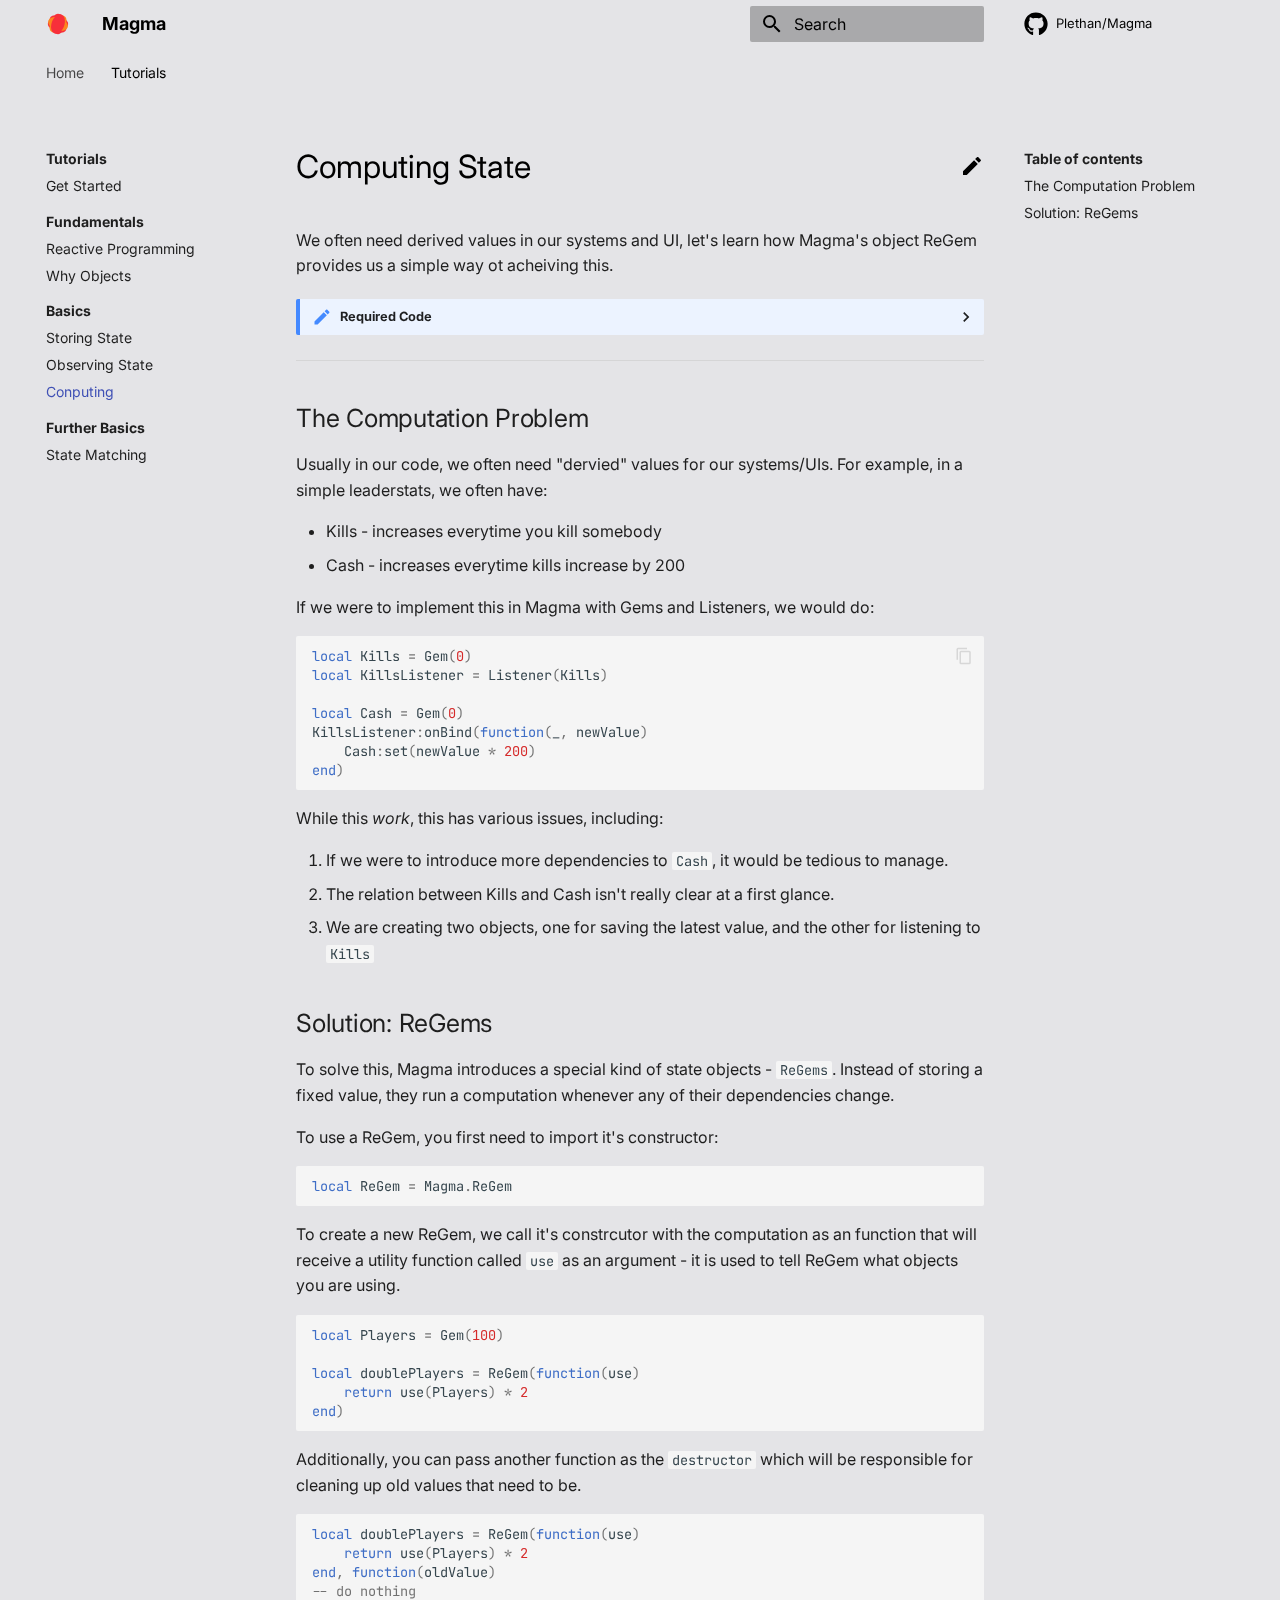
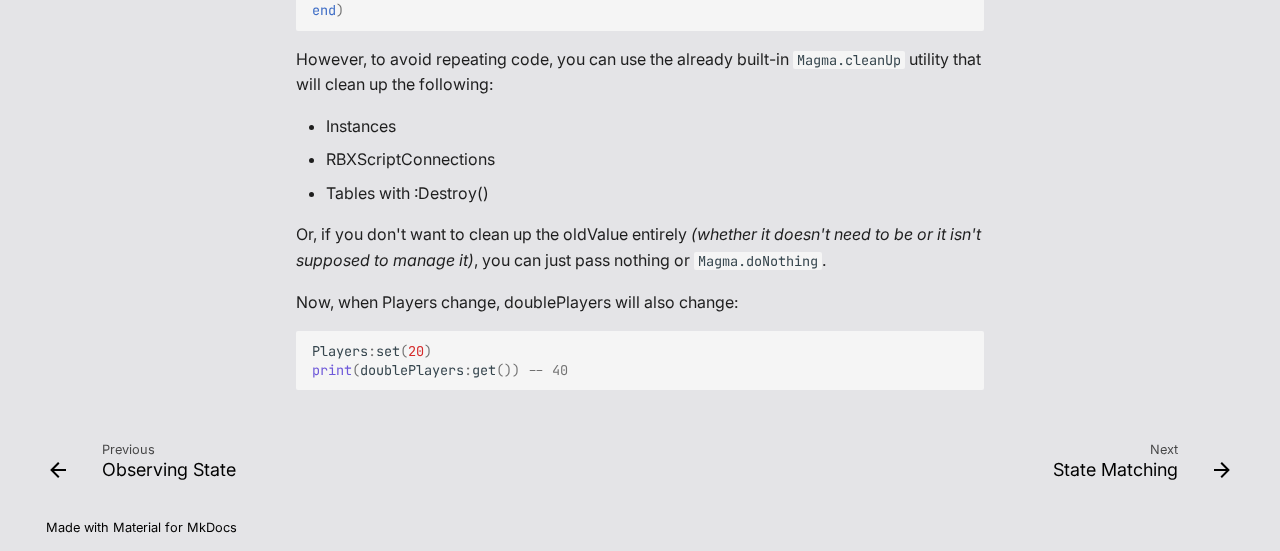
<file: Tutorial/Basics/ReGem/index.html>
<!doctype html>
<html lang="en" class="no-js">
  <head>
    
      <meta charset="utf-8">
      <meta name="viewport" content="width=device-width,initial-scale=1">
      
      
      
      <link rel="icon" href="../../../assets/logo.svg">
      <meta name="generator" content="mkdocs-1.3.1, mkdocs-material-8.4.1">
    
    
      
        <title>Conputing - Magma</title>
      
    
    
      <link rel="stylesheet" href="../../../assets/stylesheets/main.69437709.min.css">
      
        
        <link rel="stylesheet" href="../../../assets/stylesheets/palette.cbb835fc.min.css">
        
      
      
    
    
    
      
        
        
        <link rel="preconnect" href="https://fonts.gstatic.com" crossorigin>
        <link rel="stylesheet" href="https://fonts.googleapis.com/css?family=Inter:300,300i,400,400i,700,700i%7CJetBrains+Mono:400,400i,700,700i&display=fallback">
        <style>:root{--md-text-font:"Inter";--md-code-font:"JetBrains Mono"}</style>
      
    
    
      <link rel="stylesheet" href="../../../assets/extra.css">
    
    <script>__md_scope=new URL("../../..",location),__md_hash=e=>[...e].reduce((e,_)=>(e<<5)-e+_.charCodeAt(0),0),__md_get=(e,_=localStorage,t=__md_scope)=>JSON.parse(_.getItem(t.pathname+"."+e)),__md_set=(e,_,t=localStorage,a=__md_scope)=>{try{t.setItem(a.pathname+"."+e,JSON.stringify(_))}catch(e){}}</script>
    
      

    
    
  </head>
  
  
    
    
    
    
    
    <body dir="ltr" data-md-color-scheme="magma-white" data-md-color-primary="" data-md-color-accent="">
  
    
    
    <input class="md-toggle" data-md-toggle="drawer" type="checkbox" id="__drawer" autocomplete="off">
    <input class="md-toggle" data-md-toggle="search" type="checkbox" id="__search" autocomplete="off">
    <label class="md-overlay" for="__drawer"></label>
    <div data-md-component="skip">
      
        
        <a href="#computing-state" class="md-skip">
          Skip to content
        </a>
      
    </div>
    <div data-md-component="announce">
      
    </div>
    
    
      

<header class="md-header" data-md-component="header">
  <nav class="md-header__inner md-grid" aria-label="Header">
    <a href="../../.." title="Magma" class="md-header__button md-logo" aria-label="Magma" data-md-component="logo">
      
  <img src="../../../assets/logo.svg" alt="logo">

    </a>
    <label class="md-header__button md-icon" for="__drawer">
      <svg xmlns="http://www.w3.org/2000/svg" viewBox="0 0 24 24"><path d="M3 6h18v2H3V6m0 5h18v2H3v-2m0 5h18v2H3v-2Z"/></svg>
    </label>
    <div class="md-header__title" data-md-component="header-title">
      <div class="md-header__ellipsis">
        <div class="md-header__topic">
          <span class="md-ellipsis">
            Magma
          </span>
        </div>
        <div class="md-header__topic" data-md-component="header-topic">
          <span class="md-ellipsis">
            
              Conputing
            
          </span>
        </div>
      </div>
    </div>
    
    
    
      <label class="md-header__button md-icon" for="__search">
        <svg xmlns="http://www.w3.org/2000/svg" viewBox="0 0 24 24"><path d="M9.5 3A6.5 6.5 0 0 1 16 9.5c0 1.61-.59 3.09-1.56 4.23l.27.27h.79l5 5-1.5 1.5-5-5v-.79l-.27-.27A6.516 6.516 0 0 1 9.5 16 6.5 6.5 0 0 1 3 9.5 6.5 6.5 0 0 1 9.5 3m0 2C7 5 5 7 5 9.5S7 14 9.5 14 14 12 14 9.5 12 5 9.5 5Z"/></svg>
      </label>
      <div class="md-search" data-md-component="search" role="dialog">
  <label class="md-search__overlay" for="__search"></label>
  <div class="md-search__inner" role="search">
    <form class="md-search__form" name="search">
      <input type="text" class="md-search__input" name="query" aria-label="Search" placeholder="Search" autocapitalize="off" autocorrect="off" autocomplete="off" spellcheck="false" data-md-component="search-query" required>
      <label class="md-search__icon md-icon" for="__search">
        <svg xmlns="http://www.w3.org/2000/svg" viewBox="0 0 24 24"><path d="M9.5 3A6.5 6.5 0 0 1 16 9.5c0 1.61-.59 3.09-1.56 4.23l.27.27h.79l5 5-1.5 1.5-5-5v-.79l-.27-.27A6.516 6.516 0 0 1 9.5 16 6.5 6.5 0 0 1 3 9.5 6.5 6.5 0 0 1 9.5 3m0 2C7 5 5 7 5 9.5S7 14 9.5 14 14 12 14 9.5 12 5 9.5 5Z"/></svg>
        <svg xmlns="http://www.w3.org/2000/svg" viewBox="0 0 24 24"><path d="M20 11v2H8l5.5 5.5-1.42 1.42L4.16 12l7.92-7.92L13.5 5.5 8 11h12Z"/></svg>
      </label>
      <nav class="md-search__options" aria-label="Search">
        
        <button type="reset" class="md-search__icon md-icon" aria-label="Clear" tabindex="-1">
          <svg xmlns="http://www.w3.org/2000/svg" viewBox="0 0 24 24"><path d="M19 6.41 17.59 5 12 10.59 6.41 5 5 6.41 10.59 12 5 17.59 6.41 19 12 13.41 17.59 19 19 17.59 13.41 12 19 6.41Z"/></svg>
        </button>
      </nav>
      
    </form>
    <div class="md-search__output">
      <div class="md-search__scrollwrap" data-md-scrollfix>
        <div class="md-search-result" data-md-component="search-result">
          <div class="md-search-result__meta">
            Initializing search
          </div>
          <ol class="md-search-result__list"></ol>
        </div>
      </div>
    </div>
  </div>
</div>
    
    
      <div class="md-header__source">
        <a href="https://github.com/Plethan/Magma" title="Go to repository" class="md-source" data-md-component="source">
  <div class="md-source__icon md-icon">
    
    <svg xmlns="http://www.w3.org/2000/svg" viewBox="0 0 496 512"><!--! Font Awesome Free 6.1.2 by @fontawesome - https://fontawesome.com License - https://fontawesome.com/license/free (Icons: CC BY 4.0, Fonts: SIL OFL 1.1, Code: MIT License) Copyright 2022 Fonticons, Inc.--><path d="M165.9 397.4c0 2-2.3 3.6-5.2 3.6-3.3.3-5.6-1.3-5.6-3.6 0-2 2.3-3.6 5.2-3.6 3-.3 5.6 1.3 5.6 3.6zm-31.1-4.5c-.7 2 1.3 4.3 4.3 4.9 2.6 1 5.6 0 6.2-2s-1.3-4.3-4.3-5.2c-2.6-.7-5.5.3-6.2 2.3zm44.2-1.7c-2.9.7-4.9 2.6-4.6 4.9.3 2 2.9 3.3 5.9 2.6 2.9-.7 4.9-2.6 4.6-4.6-.3-1.9-3-3.2-5.9-2.9zM244.8 8C106.1 8 0 113.3 0 252c0 110.9 69.8 205.8 169.5 239.2 12.8 2.3 17.3-5.6 17.3-12.1 0-6.2-.3-40.4-.3-61.4 0 0-70 15-84.7-29.8 0 0-11.4-29.1-27.8-36.6 0 0-22.9-15.7 1.6-15.4 0 0 24.9 2 38.6 25.8 21.9 38.6 58.6 27.5 72.9 20.9 2.3-16 8.8-27.1 16-33.7-55.9-6.2-112.3-14.3-112.3-110.5 0-27.5 7.6-41.3 23.6-58.9-2.6-6.5-11.1-33.3 2.6-67.9 20.9-6.5 69 27 69 27 20-5.6 41.5-8.5 62.8-8.5s42.8 2.9 62.8 8.5c0 0 48.1-33.6 69-27 13.7 34.7 5.2 61.4 2.6 67.9 16 17.7 25.8 31.5 25.8 58.9 0 96.5-58.9 104.2-114.8 110.5 9.2 7.9 17 22.9 17 46.4 0 33.7-.3 75.4-.3 83.6 0 6.5 4.6 14.4 17.3 12.1C428.2 457.8 496 362.9 496 252 496 113.3 383.5 8 244.8 8zM97.2 352.9c-1.3 1-1 3.3.7 5.2 1.6 1.6 3.9 2.3 5.2 1 1.3-1 1-3.3-.7-5.2-1.6-1.6-3.9-2.3-5.2-1zm-10.8-8.1c-.7 1.3.3 2.9 2.3 3.9 1.6 1 3.6.7 4.3-.7.7-1.3-.3-2.9-2.3-3.9-2-.6-3.6-.3-4.3.7zm32.4 35.6c-1.6 1.3-1 4.3 1.3 6.2 2.3 2.3 5.2 2.6 6.5 1 1.3-1.3.7-4.3-1.3-6.2-2.2-2.3-5.2-2.6-6.5-1zm-11.4-14.7c-1.6 1-1.6 3.6 0 5.9 1.6 2.3 4.3 3.3 5.6 2.3 1.6-1.3 1.6-3.9 0-6.2-1.4-2.3-4-3.3-5.6-2z"/></svg>
  </div>
  <div class="md-source__repository">
    Plethan/Magma
  </div>
</a>
      </div>
    
  </nav>
  
</header>
    
    <div class="md-container" data-md-component="container">
      
      
        
          
            
<nav class="md-tabs" aria-label="Tabs" data-md-component="tabs">
  <div class="md-tabs__inner md-grid">
    <ul class="md-tabs__list">
      
        
  
  


  <li class="md-tabs__item">
    <a href="../../.." class="md-tabs__link">
      Home
    </a>
  </li>

      
        
  
  
    
  


  
  
  
    <li class="md-tabs__item">
      <a href="../../" class="md-tabs__link md-tabs__link--active">
        Tutorials
      </a>
    </li>
  

      
    </ul>
  </div>
</nav>
          
        
      
      <main class="md-main" data-md-component="main">
        <div class="md-main__inner md-grid">
          
            
              
              <div class="md-sidebar md-sidebar--primary" data-md-component="sidebar" data-md-type="navigation" >
                <div class="md-sidebar__scrollwrap">
                  <div class="md-sidebar__inner">
                    

  


<nav class="md-nav md-nav--primary md-nav--lifted" aria-label="Navigation" data-md-level="0">
  <label class="md-nav__title" for="__drawer">
    <a href="../../.." title="Magma" class="md-nav__button md-logo" aria-label="Magma" data-md-component="logo">
      
  <img src="../../../assets/logo.svg" alt="logo">

    </a>
    Magma
  </label>
  
    <div class="md-nav__source">
      <a href="https://github.com/Plethan/Magma" title="Go to repository" class="md-source" data-md-component="source">
  <div class="md-source__icon md-icon">
    
    <svg xmlns="http://www.w3.org/2000/svg" viewBox="0 0 496 512"><!--! Font Awesome Free 6.1.2 by @fontawesome - https://fontawesome.com License - https://fontawesome.com/license/free (Icons: CC BY 4.0, Fonts: SIL OFL 1.1, Code: MIT License) Copyright 2022 Fonticons, Inc.--><path d="M165.9 397.4c0 2-2.3 3.6-5.2 3.6-3.3.3-5.6-1.3-5.6-3.6 0-2 2.3-3.6 5.2-3.6 3-.3 5.6 1.3 5.6 3.6zm-31.1-4.5c-.7 2 1.3 4.3 4.3 4.9 2.6 1 5.6 0 6.2-2s-1.3-4.3-4.3-5.2c-2.6-.7-5.5.3-6.2 2.3zm44.2-1.7c-2.9.7-4.9 2.6-4.6 4.9.3 2 2.9 3.3 5.9 2.6 2.9-.7 4.9-2.6 4.6-4.6-.3-1.9-3-3.2-5.9-2.9zM244.8 8C106.1 8 0 113.3 0 252c0 110.9 69.8 205.8 169.5 239.2 12.8 2.3 17.3-5.6 17.3-12.1 0-6.2-.3-40.4-.3-61.4 0 0-70 15-84.7-29.8 0 0-11.4-29.1-27.8-36.6 0 0-22.9-15.7 1.6-15.4 0 0 24.9 2 38.6 25.8 21.9 38.6 58.6 27.5 72.9 20.9 2.3-16 8.8-27.1 16-33.7-55.9-6.2-112.3-14.3-112.3-110.5 0-27.5 7.6-41.3 23.6-58.9-2.6-6.5-11.1-33.3 2.6-67.9 20.9-6.5 69 27 69 27 20-5.6 41.5-8.5 62.8-8.5s42.8 2.9 62.8 8.5c0 0 48.1-33.6 69-27 13.7 34.7 5.2 61.4 2.6 67.9 16 17.7 25.8 31.5 25.8 58.9 0 96.5-58.9 104.2-114.8 110.5 9.2 7.9 17 22.9 17 46.4 0 33.7-.3 75.4-.3 83.6 0 6.5 4.6 14.4 17.3 12.1C428.2 457.8 496 362.9 496 252 496 113.3 383.5 8 244.8 8zM97.2 352.9c-1.3 1-1 3.3.7 5.2 1.6 1.6 3.9 2.3 5.2 1 1.3-1 1-3.3-.7-5.2-1.6-1.6-3.9-2.3-5.2-1zm-10.8-8.1c-.7 1.3.3 2.9 2.3 3.9 1.6 1 3.6.7 4.3-.7.7-1.3-.3-2.9-2.3-3.9-2-.6-3.6-.3-4.3.7zm32.4 35.6c-1.6 1.3-1 4.3 1.3 6.2 2.3 2.3 5.2 2.6 6.5 1 1.3-1.3.7-4.3-1.3-6.2-2.2-2.3-5.2-2.6-6.5-1zm-11.4-14.7c-1.6 1-1.6 3.6 0 5.9 1.6 2.3 4.3 3.3 5.6 2.3 1.6-1.3 1.6-3.9 0-6.2-1.4-2.3-4-3.3-5.6-2z"/></svg>
  </div>
  <div class="md-source__repository">
    Plethan/Magma
  </div>
</a>
    </div>
  
  <ul class="md-nav__list" data-md-scrollfix>
    
      
      
      

  
  
  
    <li class="md-nav__item">
      <a href="../../.." class="md-nav__link">
        Home
      </a>
    </li>
  

    
      
      
      

  
  
    
  
  
    
    <li class="md-nav__item md-nav__item--active md-nav__item--nested">
      
      
        <input class="md-nav__toggle md-toggle" data-md-toggle="__nav_2" type="checkbox" id="__nav_2" checked>
      
      
      
      
        <label class="md-nav__link" for="__nav_2">
          Tutorials
          <span class="md-nav__icon md-icon"></span>
        </label>
      
      <nav class="md-nav" aria-label="Tutorials" data-md-level="1">
        <label class="md-nav__title" for="__nav_2">
          <span class="md-nav__icon md-icon"></span>
          Tutorials
        </label>
        <ul class="md-nav__list" data-md-scrollfix>
          
            
              
  
  
  
    <li class="md-nav__item">
      <a href="../../" class="md-nav__link">
        Get Started
      </a>
    </li>
  

            
          
            
              
  
  
  
    
      
    
    <li class="md-nav__item md-nav__item--section md-nav__item--nested">
      
      
        <input class="md-nav__toggle md-toggle" data-md-toggle="__nav_2_2" type="checkbox" id="__nav_2_2" >
      
      
      
      
        <label class="md-nav__link" for="__nav_2_2">
          Fundamentals
          <span class="md-nav__icon md-icon"></span>
        </label>
      
      <nav class="md-nav" aria-label="Fundamentals" data-md-level="2">
        <label class="md-nav__title" for="__nav_2_2">
          <span class="md-nav__icon md-icon"></span>
          Fundamentals
        </label>
        <ul class="md-nav__list" data-md-scrollfix>
          
            
              
  
  
  
    <li class="md-nav__item">
      <a href="../../Fundamentals/reactive/" class="md-nav__link">
        Reactive Programming
      </a>
    </li>
  

            
          
            
              
  
  
  
    <li class="md-nav__item">
      <a href="../../Fundamentals/objects/" class="md-nav__link">
        Why Objects
      </a>
    </li>
  

            
          
        </ul>
      </nav>
    </li>
  

            
          
            
              
  
  
    
  
  
    
      
    
    <li class="md-nav__item md-nav__item--active md-nav__item--section md-nav__item--nested">
      
      
        <input class="md-nav__toggle md-toggle" data-md-toggle="__nav_2_3" type="checkbox" id="__nav_2_3" checked>
      
      
      
      
        <label class="md-nav__link" for="__nav_2_3">
          Basics
          <span class="md-nav__icon md-icon"></span>
        </label>
      
      <nav class="md-nav" aria-label="Basics" data-md-level="2">
        <label class="md-nav__title" for="__nav_2_3">
          <span class="md-nav__icon md-icon"></span>
          Basics
        </label>
        <ul class="md-nav__list" data-md-scrollfix>
          
            
              
  
  
  
    <li class="md-nav__item">
      <a href="../Gems/" class="md-nav__link">
        Storing State
      </a>
    </li>
  

            
          
            
              
  
  
  
    <li class="md-nav__item">
      <a href="../Listeners/" class="md-nav__link">
        Observing State
      </a>
    </li>
  

            
          
            
              
  
  
    
  
  
    <li class="md-nav__item md-nav__item--active">
      
      <input class="md-nav__toggle md-toggle" data-md-toggle="toc" type="checkbox" id="__toc">
      
      
        
      
      
        <label class="md-nav__link md-nav__link--active" for="__toc">
          Conputing
          <span class="md-nav__icon md-icon"></span>
        </label>
      
      <a href="./" class="md-nav__link md-nav__link--active">
        Conputing
      </a>
      
        

<nav class="md-nav md-nav--secondary" aria-label="Table of contents">
  
  
  
    
  
  
    <label class="md-nav__title" for="__toc">
      <span class="md-nav__icon md-icon"></span>
      Table of contents
    </label>
    <ul class="md-nav__list" data-md-component="toc" data-md-scrollfix>
      
        <li class="md-nav__item">
  <a href="#the-computation-problem" class="md-nav__link">
    The Computation Problem
  </a>
  
</li>
      
        <li class="md-nav__item">
  <a href="#solution-regems" class="md-nav__link">
    Solution: ReGems
  </a>
  
</li>
      
    </ul>
  
</nav>
      
    </li>
  

            
          
        </ul>
      </nav>
    </li>
  

            
          
            
              
  
  
  
    
      
    
    <li class="md-nav__item md-nav__item--section md-nav__item--nested">
      
      
        <input class="md-nav__toggle md-toggle" data-md-toggle="__nav_2_4" type="checkbox" id="__nav_2_4" >
      
      
      
      
        <label class="md-nav__link" for="__nav_2_4">
          Further Basics
          <span class="md-nav__icon md-icon"></span>
        </label>
      
      <nav class="md-nav" aria-label="Further Basics" data-md-level="2">
        <label class="md-nav__title" for="__nav_2_4">
          <span class="md-nav__icon md-icon"></span>
          Further Basics
        </label>
        <ul class="md-nav__list" data-md-scrollfix>
          
            
              
  
  
  
    <li class="md-nav__item">
      <a href="../../Further/Match/" class="md-nav__link">
        State Matching
      </a>
    </li>
  

            
          
        </ul>
      </nav>
    </li>
  

            
          
        </ul>
      </nav>
    </li>
  

    
  </ul>
</nav>
                  </div>
                </div>
              </div>
            
            
              
              <div class="md-sidebar md-sidebar--secondary" data-md-component="sidebar" data-md-type="toc" >
                <div class="md-sidebar__scrollwrap">
                  <div class="md-sidebar__inner">
                    

<nav class="md-nav md-nav--secondary" aria-label="Table of contents">
  
  
  
    
  
  
    <label class="md-nav__title" for="__toc">
      <span class="md-nav__icon md-icon"></span>
      Table of contents
    </label>
    <ul class="md-nav__list" data-md-component="toc" data-md-scrollfix>
      
        <li class="md-nav__item">
  <a href="#the-computation-problem" class="md-nav__link">
    The Computation Problem
  </a>
  
</li>
      
        <li class="md-nav__item">
  <a href="#solution-regems" class="md-nav__link">
    Solution: ReGems
  </a>
  
</li>
      
    </ul>
  
</nav>
                  </div>
                </div>
              </div>
            
          
          <div class="md-content" data-md-component="content">
            <article class="md-content__inner md-typeset">
              
                
  <a href="https://github.com/Plethan/Magma/edit/master/docs/Tutorial/Basics/ReGem.md" title="Edit this page" class="md-content__button md-icon">
    <svg xmlns="http://www.w3.org/2000/svg" viewBox="0 0 24 24"><path d="M20.71 7.04c.39-.39.39-1.04 0-1.41l-2.34-2.34c-.37-.39-1.02-.39-1.41 0l-1.84 1.83 3.75 3.75M3 17.25V21h3.75L17.81 9.93l-3.75-3.75L3 17.25Z"/></svg>
  </a>



<h1 id="computing-state"><strong>Computing State</strong></h1>
<p>We often need derived values in our systems and UI, let's learn how Magma's object ReGem provides us a simple way ot acheiving this.</p>
<details>
<summary>Required Code</summary>
<div class="highlight"><pre><span></span><code><span class="kd">local</span> <span class="n">ReplicatedStorage</span> <span class="o">=</span> <span class="n">game</span><span class="p">:</span><span class="n">GetService</span><span class="p">(</span><span class="s2">&quot;ReplicatedStorage&quot;</span><span class="p">)</span>
<span class="kd">local</span> <span class="n">Magma</span> <span class="o">=</span> <span class="nb">require</span><span class="p">(</span><span class="n">ReplicatedStorage</span><span class="p">.</span><span class="n">Magma</span><span class="p">)</span>

<span class="kd">local</span> <span class="n">Gem</span> <span class="o">=</span> <span class="n">Magma</span><span class="p">.</span><span class="n">Gem</span>
</code></pre></div>
</details>
<hr />
<h2 id="the-computation-problem"><strong>The Computation Problem</strong></h2>
<p>Usually in our code, we often need "dervied" values for our systems/UIs. For example, in a simple leaderstats, we often have:</p>
<ul>
<li>Kills - increases everytime you kill somebody</li>
<li>Cash - increases everytime kills increase by 200</li>
</ul>
<p>If we were to implement this in Magma with Gems and Listeners, we would do:</p>
<div class="highlight"><pre><span></span><code><span class="kd">local</span> <span class="n">Kills</span> <span class="o">=</span> <span class="n">Gem</span><span class="p">(</span><span class="mi">0</span><span class="p">)</span>
<span class="kd">local</span> <span class="n">KillsListener</span> <span class="o">=</span> <span class="n">Listener</span><span class="p">(</span><span class="n">Kills</span><span class="p">)</span>

<span class="kd">local</span> <span class="n">Cash</span> <span class="o">=</span> <span class="n">Gem</span><span class="p">(</span><span class="mi">0</span><span class="p">)</span>
<span class="n">KillsListener</span><span class="p">:</span><span class="n">onBind</span><span class="p">(</span><span class="kr">function</span><span class="p">(</span><span class="n">_</span><span class="p">,</span> <span class="n">newValue</span><span class="p">)</span>
    <span class="n">Cash</span><span class="p">:</span><span class="n">set</span><span class="p">(</span><span class="n">newValue</span> <span class="o">*</span> <span class="mi">200</span><span class="p">)</span>
<span class="kr">end</span><span class="p">)</span>
</code></pre></div>
<p>While this <em>work</em>, this has various issues, including:</p>
<ol>
<li>If we were to introduce more dependencies to <code>Cash</code>, it would be tedious to manage.</li>
<li>The relation between Kills and Cash isn't really clear at a first glance.</li>
<li>We are creating two objects, one for saving the latest value, and the other for listening to <code>Kills</code></li>
</ol>
<h2 id="solution-regems"><strong>Solution: ReGems</strong></h2>
<p>To solve this, Magma introduces a special kind of state objects - <code>ReGems</code>. Instead of storing a fixed value, they run a computation whenever any of their dependencies change.</p>
<p>To use a ReGem, you first need to import it's constructor:
<div class="highlight"><pre><span></span><code><span class="kd">local</span> <span class="n">ReGem</span> <span class="o">=</span> <span class="n">Magma</span><span class="p">.</span><span class="n">ReGem</span>
</code></pre></div></p>
<p>To create a new ReGem, we call it's constrcutor with the computation as an function that will receive a utility function called <code>use</code> as an argument - it is used to tell ReGem what objects you are using.</p>
<div class="highlight"><pre><span></span><code><span class="kd">local</span> <span class="n">Players</span> <span class="o">=</span> <span class="n">Gem</span><span class="p">(</span><span class="mi">100</span><span class="p">)</span>

<span class="kd">local</span> <span class="n">doublePlayers</span> <span class="o">=</span> <span class="n">ReGem</span><span class="p">(</span><span class="kr">function</span><span class="p">(</span><span class="n">use</span><span class="p">)</span>
    <span class="kr">return</span> <span class="n">use</span><span class="p">(</span><span class="n">Players</span><span class="p">)</span> <span class="o">*</span> <span class="mi">2</span>
<span class="kr">end</span><span class="p">)</span>
</code></pre></div>
<p>Additionally, you can pass another function as the <code>destructor</code> which will be responsible for cleaning up old values that need to be.</p>
<div class="highlight"><pre><span></span><code><span class="kd">local</span> <span class="n">doublePlayers</span> <span class="o">=</span> <span class="n">ReGem</span><span class="p">(</span><span class="kr">function</span><span class="p">(</span><span class="n">use</span><span class="p">)</span>
    <span class="kr">return</span> <span class="n">use</span><span class="p">(</span><span class="n">Players</span><span class="p">)</span> <span class="o">*</span> <span class="mi">2</span>
<span class="kr">end</span><span class="p">,</span> <span class="kr">function</span><span class="p">(</span><span class="n">oldValue</span><span class="p">)</span>
<span class="c1">-- do nothing</span>
<span class="kr">end</span><span class="p">)</span>
</code></pre></div>
<p>However, to avoid repeating code, you can use the already built-in <code>Magma.cleanUp</code> utility that will clean up the following:</p>
<ul>
<li>Instances</li>
<li>RBXScriptConnections</li>
<li>Tables with :Destroy()</li>
</ul>
<p>Or, if you don't want to clean up the oldValue entirely <em>(whether it doesn't need to be or it isn't supposed to manage it)</em>, you can just pass nothing or <code>Magma.doNothing</code>.</p>
<p>Now, when Players change, doublePlayers will also change:</p>
<div class="highlight"><pre><span></span><code><span class="n">Players</span><span class="p">:</span><span class="n">set</span><span class="p">(</span><span class="mi">20</span><span class="p">)</span>
<span class="nb">print</span><span class="p">(</span><span class="n">doublePlayers</span><span class="p">:</span><span class="n">get</span><span class="p">())</span> <span class="c1">-- 40</span>
</code></pre></div>




              
            </article>
            
          </div>
        </div>
        
          <a href="#" class="md-top md-icon" data-md-component="top" hidden>
            <svg xmlns="http://www.w3.org/2000/svg" viewBox="0 0 24 24"><path d="M13 20h-2V8l-5.5 5.5-1.42-1.42L12 4.16l7.92 7.92-1.42 1.42L13 8v12Z"/></svg>
            Back to top
          </a>
        
      </main>
      
        <footer class="md-footer">
  
    
    <nav class="md-footer__inner md-grid" aria-label="Footer" >
      
        
        <a href="../Listeners/" class="md-footer__link md-footer__link--prev" aria-label="Previous: Observing State" rel="prev">
          <div class="md-footer__button md-icon">
            <svg xmlns="http://www.w3.org/2000/svg" viewBox="0 0 24 24"><path d="M20 11v2H8l5.5 5.5-1.42 1.42L4.16 12l7.92-7.92L13.5 5.5 8 11h12Z"/></svg>
          </div>
          <div class="md-footer__title">
            <div class="md-ellipsis">
              <span class="md-footer__direction">
                Previous
              </span>
              Observing State
            </div>
          </div>
        </a>
      
      
        
        <a href="../../Further/Match/" class="md-footer__link md-footer__link--next" aria-label="Next: State Matching" rel="next">
          <div class="md-footer__title">
            <div class="md-ellipsis">
              <span class="md-footer__direction">
                Next
              </span>
              State Matching
            </div>
          </div>
          <div class="md-footer__button md-icon">
            <svg xmlns="http://www.w3.org/2000/svg" viewBox="0 0 24 24"><path d="M4 11v2h12l-5.5 5.5 1.42 1.42L19.84 12l-7.92-7.92L10.5 5.5 16 11H4Z"/></svg>
          </div>
        </a>
      
    </nav>
  
  <div class="md-footer-meta md-typeset">
    <div class="md-footer-meta__inner md-grid">
      <div class="md-copyright">
  
  
    Made with
    <a href="https://squidfunk.github.io/mkdocs-material/" target="_blank" rel="noopener">
      Material for MkDocs
    </a>
  
</div>
      
    </div>
  </div>
</footer>
      
    </div>
    <div class="md-dialog" data-md-component="dialog">
      <div class="md-dialog__inner md-typeset"></div>
    </div>
    
    <script id="__config" type="application/json">{"base": "../../..", "features": ["navigation.tabs", "navigation.top", "navigation.sections"], "search": "../../../assets/javascripts/workers/search.ecf98df9.min.js", "translations": {"clipboard.copied": "Copied to clipboard", "clipboard.copy": "Copy to clipboard", "search.config.lang": "en", "search.config.pipeline": "trimmer, stopWordFilter", "search.config.separator": "[\\s\\-]+", "search.placeholder": "Search", "search.result.more.one": "1 more on this page", "search.result.more.other": "# more on this page", "search.result.none": "No matching documents", "search.result.one": "1 matching document", "search.result.other": "# matching documents", "search.result.placeholder": "Type to start searching", "search.result.term.missing": "Missing", "select.version.title": "Select version"}}</script>
    
    
      <script src="../../../assets/javascripts/bundle.9c69f0bc.min.js"></script>
      
    
  </body>
</html>
</file>
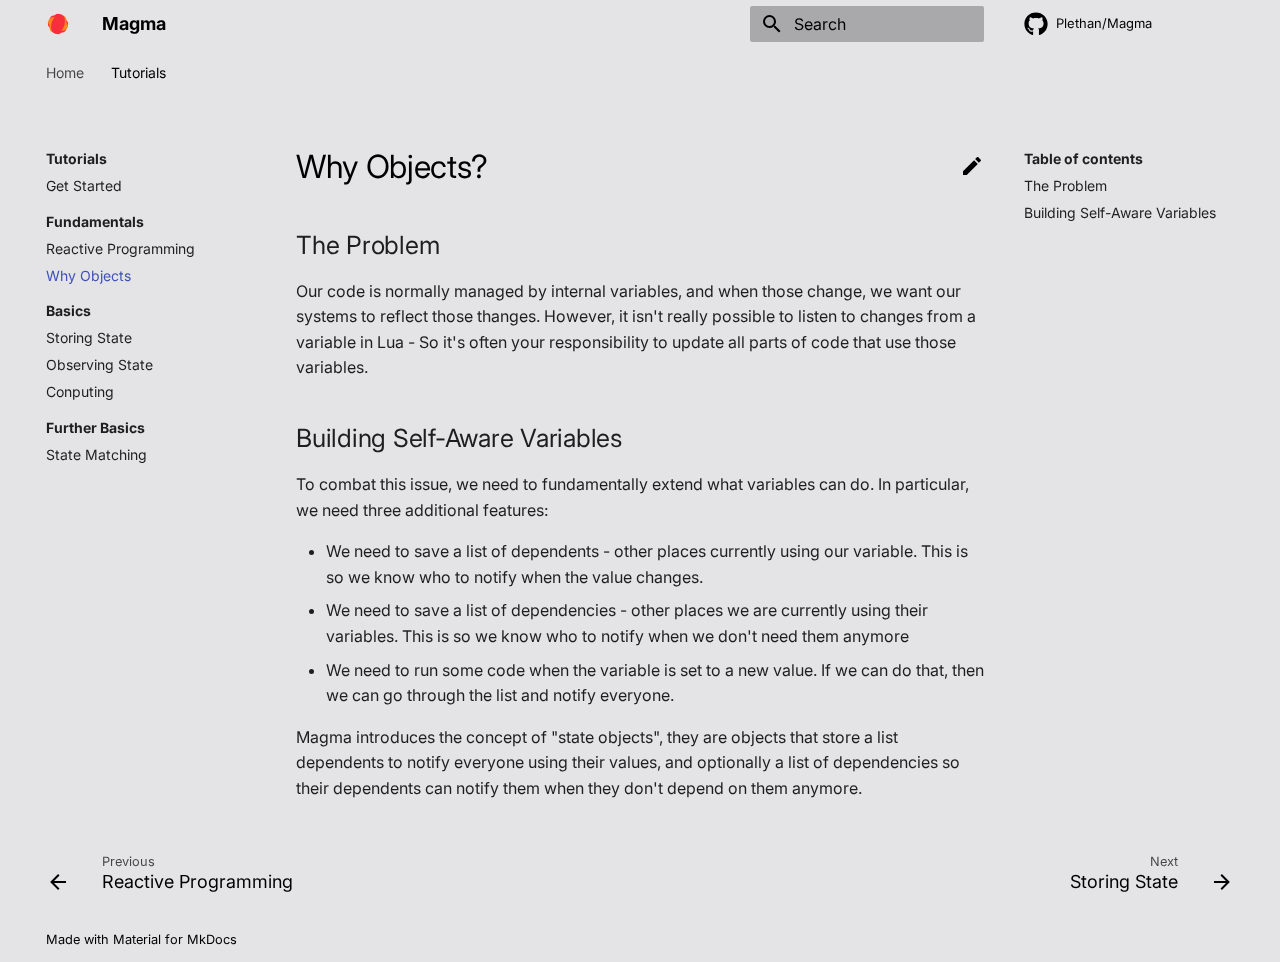
<file: Tutorial/Fundamentals/objects/index.html>
<!doctype html>
<html lang="en" class="no-js">
  <head>
    
      <meta charset="utf-8">
      <meta name="viewport" content="width=device-width,initial-scale=1">
      
      
      
      <link rel="icon" href="../../../assets/logo.svg">
      <meta name="generator" content="mkdocs-1.3.1, mkdocs-material-8.4.1">
    
    
      
        <title>Why Objects - Magma</title>
      
    
    
      <link rel="stylesheet" href="../../../assets/stylesheets/main.69437709.min.css">
      
        
        <link rel="stylesheet" href="../../../assets/stylesheets/palette.cbb835fc.min.css">
        
      
      
    
    
    
      
        
        
        <link rel="preconnect" href="https://fonts.gstatic.com" crossorigin>
        <link rel="stylesheet" href="https://fonts.googleapis.com/css?family=Inter:300,300i,400,400i,700,700i%7CJetBrains+Mono:400,400i,700,700i&display=fallback">
        <style>:root{--md-text-font:"Inter";--md-code-font:"JetBrains Mono"}</style>
      
    
    
      <link rel="stylesheet" href="../../../assets/extra.css">
    
    <script>__md_scope=new URL("../../..",location),__md_hash=e=>[...e].reduce((e,_)=>(e<<5)-e+_.charCodeAt(0),0),__md_get=(e,_=localStorage,t=__md_scope)=>JSON.parse(_.getItem(t.pathname+"."+e)),__md_set=(e,_,t=localStorage,a=__md_scope)=>{try{t.setItem(a.pathname+"."+e,JSON.stringify(_))}catch(e){}}</script>
    
      

    
    
  </head>
  
  
    
    
    
    
    
    <body dir="ltr" data-md-color-scheme="magma-white" data-md-color-primary="" data-md-color-accent="">
  
    
    
    <input class="md-toggle" data-md-toggle="drawer" type="checkbox" id="__drawer" autocomplete="off">
    <input class="md-toggle" data-md-toggle="search" type="checkbox" id="__search" autocomplete="off">
    <label class="md-overlay" for="__drawer"></label>
    <div data-md-component="skip">
      
        
        <a href="#why-objects" class="md-skip">
          Skip to content
        </a>
      
    </div>
    <div data-md-component="announce">
      
    </div>
    
    
      

<header class="md-header" data-md-component="header">
  <nav class="md-header__inner md-grid" aria-label="Header">
    <a href="../../.." title="Magma" class="md-header__button md-logo" aria-label="Magma" data-md-component="logo">
      
  <img src="../../../assets/logo.svg" alt="logo">

    </a>
    <label class="md-header__button md-icon" for="__drawer">
      <svg xmlns="http://www.w3.org/2000/svg" viewBox="0 0 24 24"><path d="M3 6h18v2H3V6m0 5h18v2H3v-2m0 5h18v2H3v-2Z"/></svg>
    </label>
    <div class="md-header__title" data-md-component="header-title">
      <div class="md-header__ellipsis">
        <div class="md-header__topic">
          <span class="md-ellipsis">
            Magma
          </span>
        </div>
        <div class="md-header__topic" data-md-component="header-topic">
          <span class="md-ellipsis">
            
              Why Objects
            
          </span>
        </div>
      </div>
    </div>
    
    
    
      <label class="md-header__button md-icon" for="__search">
        <svg xmlns="http://www.w3.org/2000/svg" viewBox="0 0 24 24"><path d="M9.5 3A6.5 6.5 0 0 1 16 9.5c0 1.61-.59 3.09-1.56 4.23l.27.27h.79l5 5-1.5 1.5-5-5v-.79l-.27-.27A6.516 6.516 0 0 1 9.5 16 6.5 6.5 0 0 1 3 9.5 6.5 6.5 0 0 1 9.5 3m0 2C7 5 5 7 5 9.5S7 14 9.5 14 14 12 14 9.5 12 5 9.5 5Z"/></svg>
      </label>
      <div class="md-search" data-md-component="search" role="dialog">
  <label class="md-search__overlay" for="__search"></label>
  <div class="md-search__inner" role="search">
    <form class="md-search__form" name="search">
      <input type="text" class="md-search__input" name="query" aria-label="Search" placeholder="Search" autocapitalize="off" autocorrect="off" autocomplete="off" spellcheck="false" data-md-component="search-query" required>
      <label class="md-search__icon md-icon" for="__search">
        <svg xmlns="http://www.w3.org/2000/svg" viewBox="0 0 24 24"><path d="M9.5 3A6.5 6.5 0 0 1 16 9.5c0 1.61-.59 3.09-1.56 4.23l.27.27h.79l5 5-1.5 1.5-5-5v-.79l-.27-.27A6.516 6.516 0 0 1 9.5 16 6.5 6.5 0 0 1 3 9.5 6.5 6.5 0 0 1 9.5 3m0 2C7 5 5 7 5 9.5S7 14 9.5 14 14 12 14 9.5 12 5 9.5 5Z"/></svg>
        <svg xmlns="http://www.w3.org/2000/svg" viewBox="0 0 24 24"><path d="M20 11v2H8l5.5 5.5-1.42 1.42L4.16 12l7.92-7.92L13.5 5.5 8 11h12Z"/></svg>
      </label>
      <nav class="md-search__options" aria-label="Search">
        
        <button type="reset" class="md-search__icon md-icon" aria-label="Clear" tabindex="-1">
          <svg xmlns="http://www.w3.org/2000/svg" viewBox="0 0 24 24"><path d="M19 6.41 17.59 5 12 10.59 6.41 5 5 6.41 10.59 12 5 17.59 6.41 19 12 13.41 17.59 19 19 17.59 13.41 12 19 6.41Z"/></svg>
        </button>
      </nav>
      
    </form>
    <div class="md-search__output">
      <div class="md-search__scrollwrap" data-md-scrollfix>
        <div class="md-search-result" data-md-component="search-result">
          <div class="md-search-result__meta">
            Initializing search
          </div>
          <ol class="md-search-result__list"></ol>
        </div>
      </div>
    </div>
  </div>
</div>
    
    
      <div class="md-header__source">
        <a href="https://github.com/Plethan/Magma" title="Go to repository" class="md-source" data-md-component="source">
  <div class="md-source__icon md-icon">
    
    <svg xmlns="http://www.w3.org/2000/svg" viewBox="0 0 496 512"><!--! Font Awesome Free 6.1.2 by @fontawesome - https://fontawesome.com License - https://fontawesome.com/license/free (Icons: CC BY 4.0, Fonts: SIL OFL 1.1, Code: MIT License) Copyright 2022 Fonticons, Inc.--><path d="M165.9 397.4c0 2-2.3 3.6-5.2 3.6-3.3.3-5.6-1.3-5.6-3.6 0-2 2.3-3.6 5.2-3.6 3-.3 5.6 1.3 5.6 3.6zm-31.1-4.5c-.7 2 1.3 4.3 4.3 4.9 2.6 1 5.6 0 6.2-2s-1.3-4.3-4.3-5.2c-2.6-.7-5.5.3-6.2 2.3zm44.2-1.7c-2.9.7-4.9 2.6-4.6 4.9.3 2 2.9 3.3 5.9 2.6 2.9-.7 4.9-2.6 4.6-4.6-.3-1.9-3-3.2-5.9-2.9zM244.8 8C106.1 8 0 113.3 0 252c0 110.9 69.8 205.8 169.5 239.2 12.8 2.3 17.3-5.6 17.3-12.1 0-6.2-.3-40.4-.3-61.4 0 0-70 15-84.7-29.8 0 0-11.4-29.1-27.8-36.6 0 0-22.9-15.7 1.6-15.4 0 0 24.9 2 38.6 25.8 21.9 38.6 58.6 27.5 72.9 20.9 2.3-16 8.8-27.1 16-33.7-55.9-6.2-112.3-14.3-112.3-110.5 0-27.5 7.6-41.3 23.6-58.9-2.6-6.5-11.1-33.3 2.6-67.9 20.9-6.5 69 27 69 27 20-5.6 41.5-8.5 62.8-8.5s42.8 2.9 62.8 8.5c0 0 48.1-33.6 69-27 13.7 34.7 5.2 61.4 2.6 67.9 16 17.7 25.8 31.5 25.8 58.9 0 96.5-58.9 104.2-114.8 110.5 9.2 7.9 17 22.9 17 46.4 0 33.7-.3 75.4-.3 83.6 0 6.5 4.6 14.4 17.3 12.1C428.2 457.8 496 362.9 496 252 496 113.3 383.5 8 244.8 8zM97.2 352.9c-1.3 1-1 3.3.7 5.2 1.6 1.6 3.9 2.3 5.2 1 1.3-1 1-3.3-.7-5.2-1.6-1.6-3.9-2.3-5.2-1zm-10.8-8.1c-.7 1.3.3 2.9 2.3 3.9 1.6 1 3.6.7 4.3-.7.7-1.3-.3-2.9-2.3-3.9-2-.6-3.6-.3-4.3.7zm32.4 35.6c-1.6 1.3-1 4.3 1.3 6.2 2.3 2.3 5.2 2.6 6.5 1 1.3-1.3.7-4.3-1.3-6.2-2.2-2.3-5.2-2.6-6.5-1zm-11.4-14.7c-1.6 1-1.6 3.6 0 5.9 1.6 2.3 4.3 3.3 5.6 2.3 1.6-1.3 1.6-3.9 0-6.2-1.4-2.3-4-3.3-5.6-2z"/></svg>
  </div>
  <div class="md-source__repository">
    Plethan/Magma
  </div>
</a>
      </div>
    
  </nav>
  
</header>
    
    <div class="md-container" data-md-component="container">
      
      
        
          
            
<nav class="md-tabs" aria-label="Tabs" data-md-component="tabs">
  <div class="md-tabs__inner md-grid">
    <ul class="md-tabs__list">
      
        
  
  


  <li class="md-tabs__item">
    <a href="../../.." class="md-tabs__link">
      Home
    </a>
  </li>

      
        
  
  
    
  


  
  
  
    <li class="md-tabs__item">
      <a href="../../" class="md-tabs__link md-tabs__link--active">
        Tutorials
      </a>
    </li>
  

      
    </ul>
  </div>
</nav>
          
        
      
      <main class="md-main" data-md-component="main">
        <div class="md-main__inner md-grid">
          
            
              
              <div class="md-sidebar md-sidebar--primary" data-md-component="sidebar" data-md-type="navigation" >
                <div class="md-sidebar__scrollwrap">
                  <div class="md-sidebar__inner">
                    

  


<nav class="md-nav md-nav--primary md-nav--lifted" aria-label="Navigation" data-md-level="0">
  <label class="md-nav__title" for="__drawer">
    <a href="../../.." title="Magma" class="md-nav__button md-logo" aria-label="Magma" data-md-component="logo">
      
  <img src="../../../assets/logo.svg" alt="logo">

    </a>
    Magma
  </label>
  
    <div class="md-nav__source">
      <a href="https://github.com/Plethan/Magma" title="Go to repository" class="md-source" data-md-component="source">
  <div class="md-source__icon md-icon">
    
    <svg xmlns="http://www.w3.org/2000/svg" viewBox="0 0 496 512"><!--! Font Awesome Free 6.1.2 by @fontawesome - https://fontawesome.com License - https://fontawesome.com/license/free (Icons: CC BY 4.0, Fonts: SIL OFL 1.1, Code: MIT License) Copyright 2022 Fonticons, Inc.--><path d="M165.9 397.4c0 2-2.3 3.6-5.2 3.6-3.3.3-5.6-1.3-5.6-3.6 0-2 2.3-3.6 5.2-3.6 3-.3 5.6 1.3 5.6 3.6zm-31.1-4.5c-.7 2 1.3 4.3 4.3 4.9 2.6 1 5.6 0 6.2-2s-1.3-4.3-4.3-5.2c-2.6-.7-5.5.3-6.2 2.3zm44.2-1.7c-2.9.7-4.9 2.6-4.6 4.9.3 2 2.9 3.3 5.9 2.6 2.9-.7 4.9-2.6 4.6-4.6-.3-1.9-3-3.2-5.9-2.9zM244.8 8C106.1 8 0 113.3 0 252c0 110.9 69.8 205.8 169.5 239.2 12.8 2.3 17.3-5.6 17.3-12.1 0-6.2-.3-40.4-.3-61.4 0 0-70 15-84.7-29.8 0 0-11.4-29.1-27.8-36.6 0 0-22.9-15.7 1.6-15.4 0 0 24.9 2 38.6 25.8 21.9 38.6 58.6 27.5 72.9 20.9 2.3-16 8.8-27.1 16-33.7-55.9-6.2-112.3-14.3-112.3-110.5 0-27.5 7.6-41.3 23.6-58.9-2.6-6.5-11.1-33.3 2.6-67.9 20.9-6.5 69 27 69 27 20-5.6 41.5-8.5 62.8-8.5s42.8 2.9 62.8 8.5c0 0 48.1-33.6 69-27 13.7 34.7 5.2 61.4 2.6 67.9 16 17.7 25.8 31.5 25.8 58.9 0 96.5-58.9 104.2-114.8 110.5 9.2 7.9 17 22.9 17 46.4 0 33.7-.3 75.4-.3 83.6 0 6.5 4.6 14.4 17.3 12.1C428.2 457.8 496 362.9 496 252 496 113.3 383.5 8 244.8 8zM97.2 352.9c-1.3 1-1 3.3.7 5.2 1.6 1.6 3.9 2.3 5.2 1 1.3-1 1-3.3-.7-5.2-1.6-1.6-3.9-2.3-5.2-1zm-10.8-8.1c-.7 1.3.3 2.9 2.3 3.9 1.6 1 3.6.7 4.3-.7.7-1.3-.3-2.9-2.3-3.9-2-.6-3.6-.3-4.3.7zm32.4 35.6c-1.6 1.3-1 4.3 1.3 6.2 2.3 2.3 5.2 2.6 6.5 1 1.3-1.3.7-4.3-1.3-6.2-2.2-2.3-5.2-2.6-6.5-1zm-11.4-14.7c-1.6 1-1.6 3.6 0 5.9 1.6 2.3 4.3 3.3 5.6 2.3 1.6-1.3 1.6-3.9 0-6.2-1.4-2.3-4-3.3-5.6-2z"/></svg>
  </div>
  <div class="md-source__repository">
    Plethan/Magma
  </div>
</a>
    </div>
  
  <ul class="md-nav__list" data-md-scrollfix>
    
      
      
      

  
  
  
    <li class="md-nav__item">
      <a href="../../.." class="md-nav__link">
        Home
      </a>
    </li>
  

    
      
      
      

  
  
    
  
  
    
    <li class="md-nav__item md-nav__item--active md-nav__item--nested">
      
      
        <input class="md-nav__toggle md-toggle" data-md-toggle="__nav_2" type="checkbox" id="__nav_2" checked>
      
      
      
      
        <label class="md-nav__link" for="__nav_2">
          Tutorials
          <span class="md-nav__icon md-icon"></span>
        </label>
      
      <nav class="md-nav" aria-label="Tutorials" data-md-level="1">
        <label class="md-nav__title" for="__nav_2">
          <span class="md-nav__icon md-icon"></span>
          Tutorials
        </label>
        <ul class="md-nav__list" data-md-scrollfix>
          
            
              
  
  
  
    <li class="md-nav__item">
      <a href="../../" class="md-nav__link">
        Get Started
      </a>
    </li>
  

            
          
            
              
  
  
    
  
  
    
      
    
    <li class="md-nav__item md-nav__item--active md-nav__item--section md-nav__item--nested">
      
      
        <input class="md-nav__toggle md-toggle" data-md-toggle="__nav_2_2" type="checkbox" id="__nav_2_2" checked>
      
      
      
      
        <label class="md-nav__link" for="__nav_2_2">
          Fundamentals
          <span class="md-nav__icon md-icon"></span>
        </label>
      
      <nav class="md-nav" aria-label="Fundamentals" data-md-level="2">
        <label class="md-nav__title" for="__nav_2_2">
          <span class="md-nav__icon md-icon"></span>
          Fundamentals
        </label>
        <ul class="md-nav__list" data-md-scrollfix>
          
            
              
  
  
  
    <li class="md-nav__item">
      <a href="../reactive/" class="md-nav__link">
        Reactive Programming
      </a>
    </li>
  

            
          
            
              
  
  
    
  
  
    <li class="md-nav__item md-nav__item--active">
      
      <input class="md-nav__toggle md-toggle" data-md-toggle="toc" type="checkbox" id="__toc">
      
      
        
      
      
        <label class="md-nav__link md-nav__link--active" for="__toc">
          Why Objects
          <span class="md-nav__icon md-icon"></span>
        </label>
      
      <a href="./" class="md-nav__link md-nav__link--active">
        Why Objects
      </a>
      
        

<nav class="md-nav md-nav--secondary" aria-label="Table of contents">
  
  
  
    
  
  
    <label class="md-nav__title" for="__toc">
      <span class="md-nav__icon md-icon"></span>
      Table of contents
    </label>
    <ul class="md-nav__list" data-md-component="toc" data-md-scrollfix>
      
        <li class="md-nav__item">
  <a href="#the-problem" class="md-nav__link">
    The Problem
  </a>
  
</li>
      
        <li class="md-nav__item">
  <a href="#building-self-aware-variables" class="md-nav__link">
    Building Self-Aware Variables
  </a>
  
</li>
      
    </ul>
  
</nav>
      
    </li>
  

            
          
        </ul>
      </nav>
    </li>
  

            
          
            
              
  
  
  
    
      
    
    <li class="md-nav__item md-nav__item--section md-nav__item--nested">
      
      
        <input class="md-nav__toggle md-toggle" data-md-toggle="__nav_2_3" type="checkbox" id="__nav_2_3" >
      
      
      
      
        <label class="md-nav__link" for="__nav_2_3">
          Basics
          <span class="md-nav__icon md-icon"></span>
        </label>
      
      <nav class="md-nav" aria-label="Basics" data-md-level="2">
        <label class="md-nav__title" for="__nav_2_3">
          <span class="md-nav__icon md-icon"></span>
          Basics
        </label>
        <ul class="md-nav__list" data-md-scrollfix>
          
            
              
  
  
  
    <li class="md-nav__item">
      <a href="../../Basics/Gems/" class="md-nav__link">
        Storing State
      </a>
    </li>
  

            
          
            
              
  
  
  
    <li class="md-nav__item">
      <a href="../../Basics/Listeners/" class="md-nav__link">
        Observing State
      </a>
    </li>
  

            
          
            
              
  
  
  
    <li class="md-nav__item">
      <a href="../../Basics/ReGem/" class="md-nav__link">
        Conputing
      </a>
    </li>
  

            
          
        </ul>
      </nav>
    </li>
  

            
          
            
              
  
  
  
    
      
    
    <li class="md-nav__item md-nav__item--section md-nav__item--nested">
      
      
        <input class="md-nav__toggle md-toggle" data-md-toggle="__nav_2_4" type="checkbox" id="__nav_2_4" >
      
      
      
      
        <label class="md-nav__link" for="__nav_2_4">
          Further Basics
          <span class="md-nav__icon md-icon"></span>
        </label>
      
      <nav class="md-nav" aria-label="Further Basics" data-md-level="2">
        <label class="md-nav__title" for="__nav_2_4">
          <span class="md-nav__icon md-icon"></span>
          Further Basics
        </label>
        <ul class="md-nav__list" data-md-scrollfix>
          
            
              
  
  
  
    <li class="md-nav__item">
      <a href="../../Further/Match/" class="md-nav__link">
        State Matching
      </a>
    </li>
  

            
          
        </ul>
      </nav>
    </li>
  

            
          
        </ul>
      </nav>
    </li>
  

    
  </ul>
</nav>
                  </div>
                </div>
              </div>
            
            
              
              <div class="md-sidebar md-sidebar--secondary" data-md-component="sidebar" data-md-type="toc" >
                <div class="md-sidebar__scrollwrap">
                  <div class="md-sidebar__inner">
                    

<nav class="md-nav md-nav--secondary" aria-label="Table of contents">
  
  
  
    
  
  
    <label class="md-nav__title" for="__toc">
      <span class="md-nav__icon md-icon"></span>
      Table of contents
    </label>
    <ul class="md-nav__list" data-md-component="toc" data-md-scrollfix>
      
        <li class="md-nav__item">
  <a href="#the-problem" class="md-nav__link">
    The Problem
  </a>
  
</li>
      
        <li class="md-nav__item">
  <a href="#building-self-aware-variables" class="md-nav__link">
    Building Self-Aware Variables
  </a>
  
</li>
      
    </ul>
  
</nav>
                  </div>
                </div>
              </div>
            
          
          <div class="md-content" data-md-component="content">
            <article class="md-content__inner md-typeset">
              
                
  <a href="https://github.com/Plethan/Magma/edit/master/docs/Tutorial/Fundamentals/objects.md" title="Edit this page" class="md-content__button md-icon">
    <svg xmlns="http://www.w3.org/2000/svg" viewBox="0 0 24 24"><path d="M20.71 7.04c.39-.39.39-1.04 0-1.41l-2.34-2.34c-.37-.39-1.02-.39-1.41 0l-1.84 1.83 3.75 3.75M3 17.25V21h3.75L17.81 9.93l-3.75-3.75L3 17.25Z"/></svg>
  </a>



<h1 id="why-objects"><strong>Why Objects?</strong></h1>
<h2 id="the-problem"><strong>The Problem</strong></h2>
<p>Our code is normally managed by internal variables, and when those change, we want our systems to reflect those thanges. However, it isn't really possible to listen to changes from a variable in Lua - So it's often your responsibility to update all parts of code that use those variables.</p>
<h2 id="building-self-aware-variables"><strong>Building Self-Aware Variables</strong></h2>
<p>To combat this issue, we need to fundamentally extend what variables can do. In particular, we need three additional features:</p>
<ul>
<li>We need to save a list of dependents - other places currently using our variable. This is so we know who to notify when the value changes.</li>
<li>We need to save a list of dependencies - other places we are currently using their variables. This is so we know who to notify when we don't need them anymore</li>
<li>We need to run some code when the variable is set to a new value. If we can do that, then we can go through the list and notify everyone.</li>
</ul>
<p>Magma introduces the concept of "state objects", they are objects that store a list dependents to notify everyone using their values, and optionally a list of dependencies so their dependents can notify them when they don't depend on them anymore.</p>




              
            </article>
            
          </div>
        </div>
        
          <a href="#" class="md-top md-icon" data-md-component="top" hidden>
            <svg xmlns="http://www.w3.org/2000/svg" viewBox="0 0 24 24"><path d="M13 20h-2V8l-5.5 5.5-1.42-1.42L12 4.16l7.92 7.92-1.42 1.42L13 8v12Z"/></svg>
            Back to top
          </a>
        
      </main>
      
        <footer class="md-footer">
  
    
    <nav class="md-footer__inner md-grid" aria-label="Footer" >
      
        
        <a href="../reactive/" class="md-footer__link md-footer__link--prev" aria-label="Previous: Reactive Programming" rel="prev">
          <div class="md-footer__button md-icon">
            <svg xmlns="http://www.w3.org/2000/svg" viewBox="0 0 24 24"><path d="M20 11v2H8l5.5 5.5-1.42 1.42L4.16 12l7.92-7.92L13.5 5.5 8 11h12Z"/></svg>
          </div>
          <div class="md-footer__title">
            <div class="md-ellipsis">
              <span class="md-footer__direction">
                Previous
              </span>
              Reactive Programming
            </div>
          </div>
        </a>
      
      
        
        <a href="../../Basics/Gems/" class="md-footer__link md-footer__link--next" aria-label="Next: Storing State" rel="next">
          <div class="md-footer__title">
            <div class="md-ellipsis">
              <span class="md-footer__direction">
                Next
              </span>
              Storing State
            </div>
          </div>
          <div class="md-footer__button md-icon">
            <svg xmlns="http://www.w3.org/2000/svg" viewBox="0 0 24 24"><path d="M4 11v2h12l-5.5 5.5 1.42 1.42L19.84 12l-7.92-7.92L10.5 5.5 16 11H4Z"/></svg>
          </div>
        </a>
      
    </nav>
  
  <div class="md-footer-meta md-typeset">
    <div class="md-footer-meta__inner md-grid">
      <div class="md-copyright">
  
  
    Made with
    <a href="https://squidfunk.github.io/mkdocs-material/" target="_blank" rel="noopener">
      Material for MkDocs
    </a>
  
</div>
      
    </div>
  </div>
</footer>
      
    </div>
    <div class="md-dialog" data-md-component="dialog">
      <div class="md-dialog__inner md-typeset"></div>
    </div>
    
    <script id="__config" type="application/json">{"base": "../../..", "features": ["navigation.tabs", "navigation.top", "navigation.sections"], "search": "../../../assets/javascripts/workers/search.ecf98df9.min.js", "translations": {"clipboard.copied": "Copied to clipboard", "clipboard.copy": "Copy to clipboard", "search.config.lang": "en", "search.config.pipeline": "trimmer, stopWordFilter", "search.config.separator": "[\\s\\-]+", "search.placeholder": "Search", "search.result.more.one": "1 more on this page", "search.result.more.other": "# more on this page", "search.result.none": "No matching documents", "search.result.one": "1 matching document", "search.result.other": "# matching documents", "search.result.placeholder": "Type to start searching", "search.result.term.missing": "Missing", "select.version.title": "Select version"}}</script>
    
    
      <script src="../../../assets/javascripts/bundle.9c69f0bc.min.js"></script>
      
    
  </body>
</html>
</file>
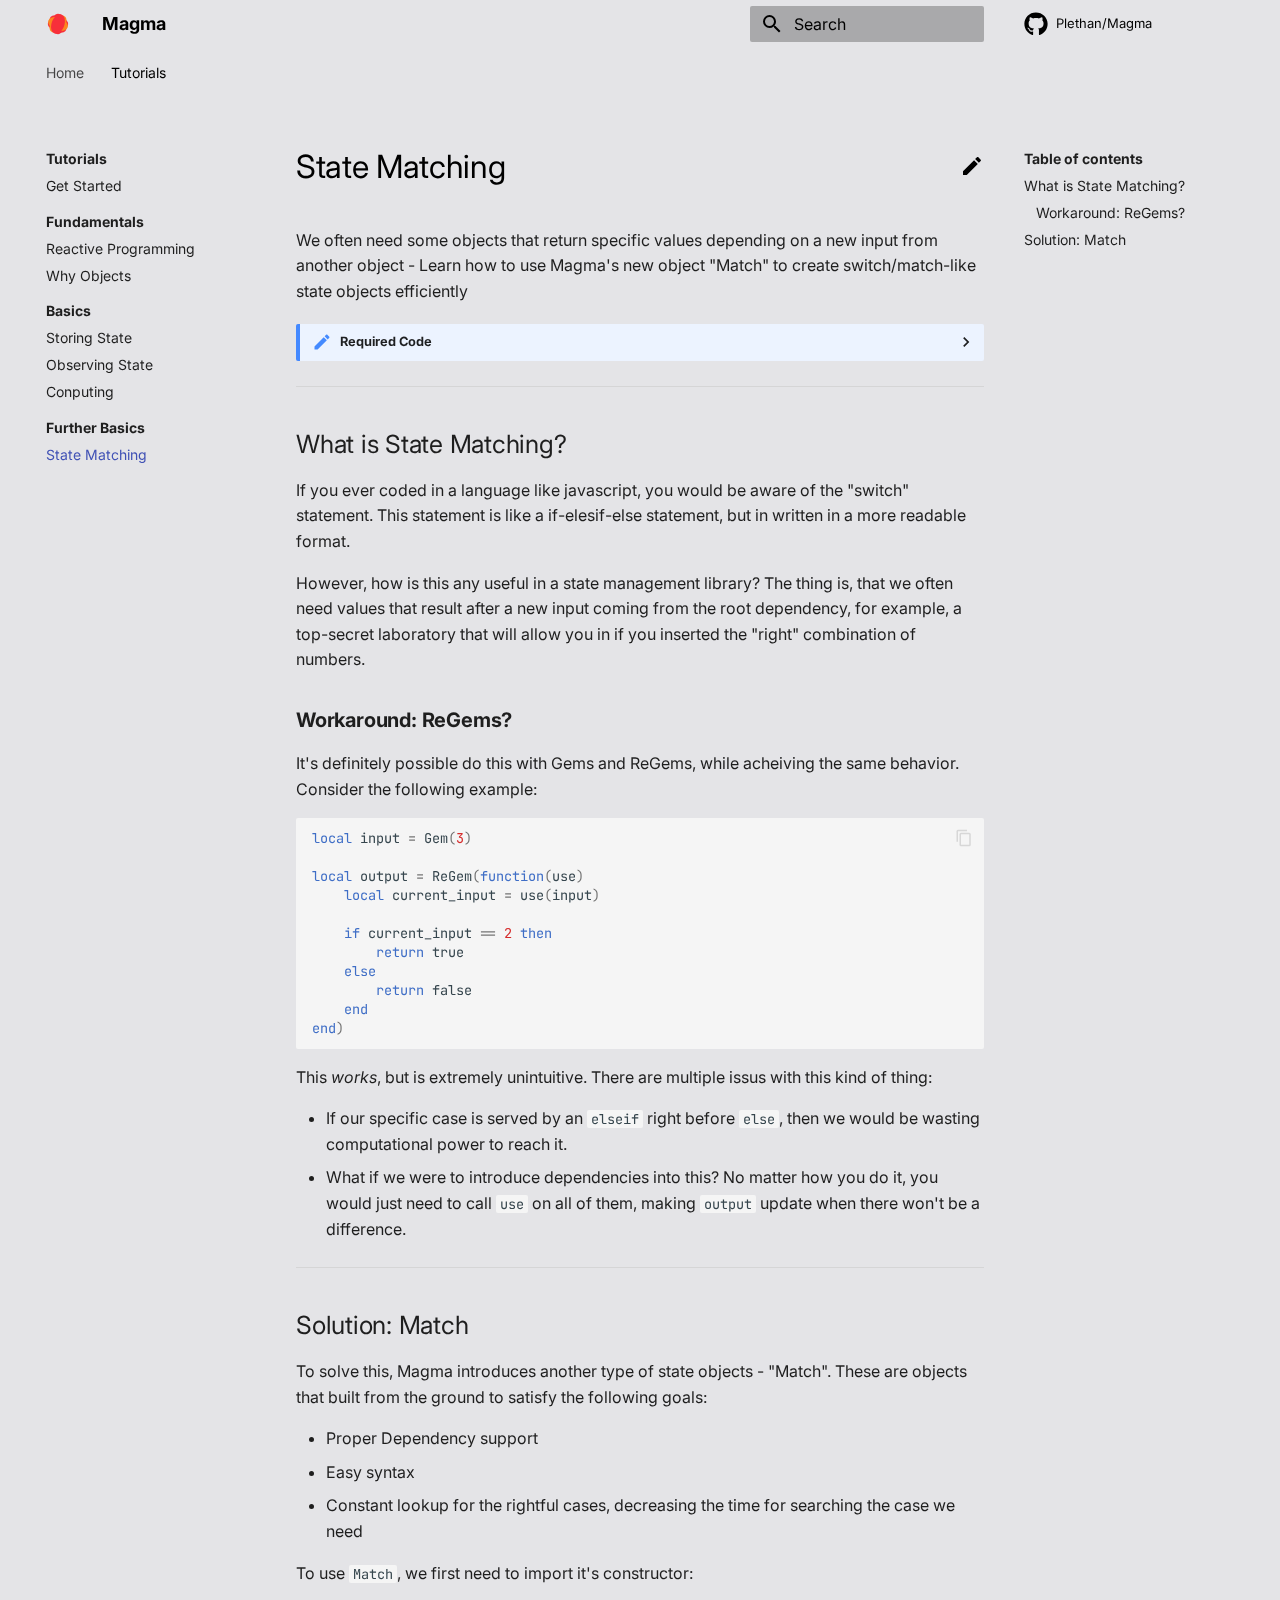
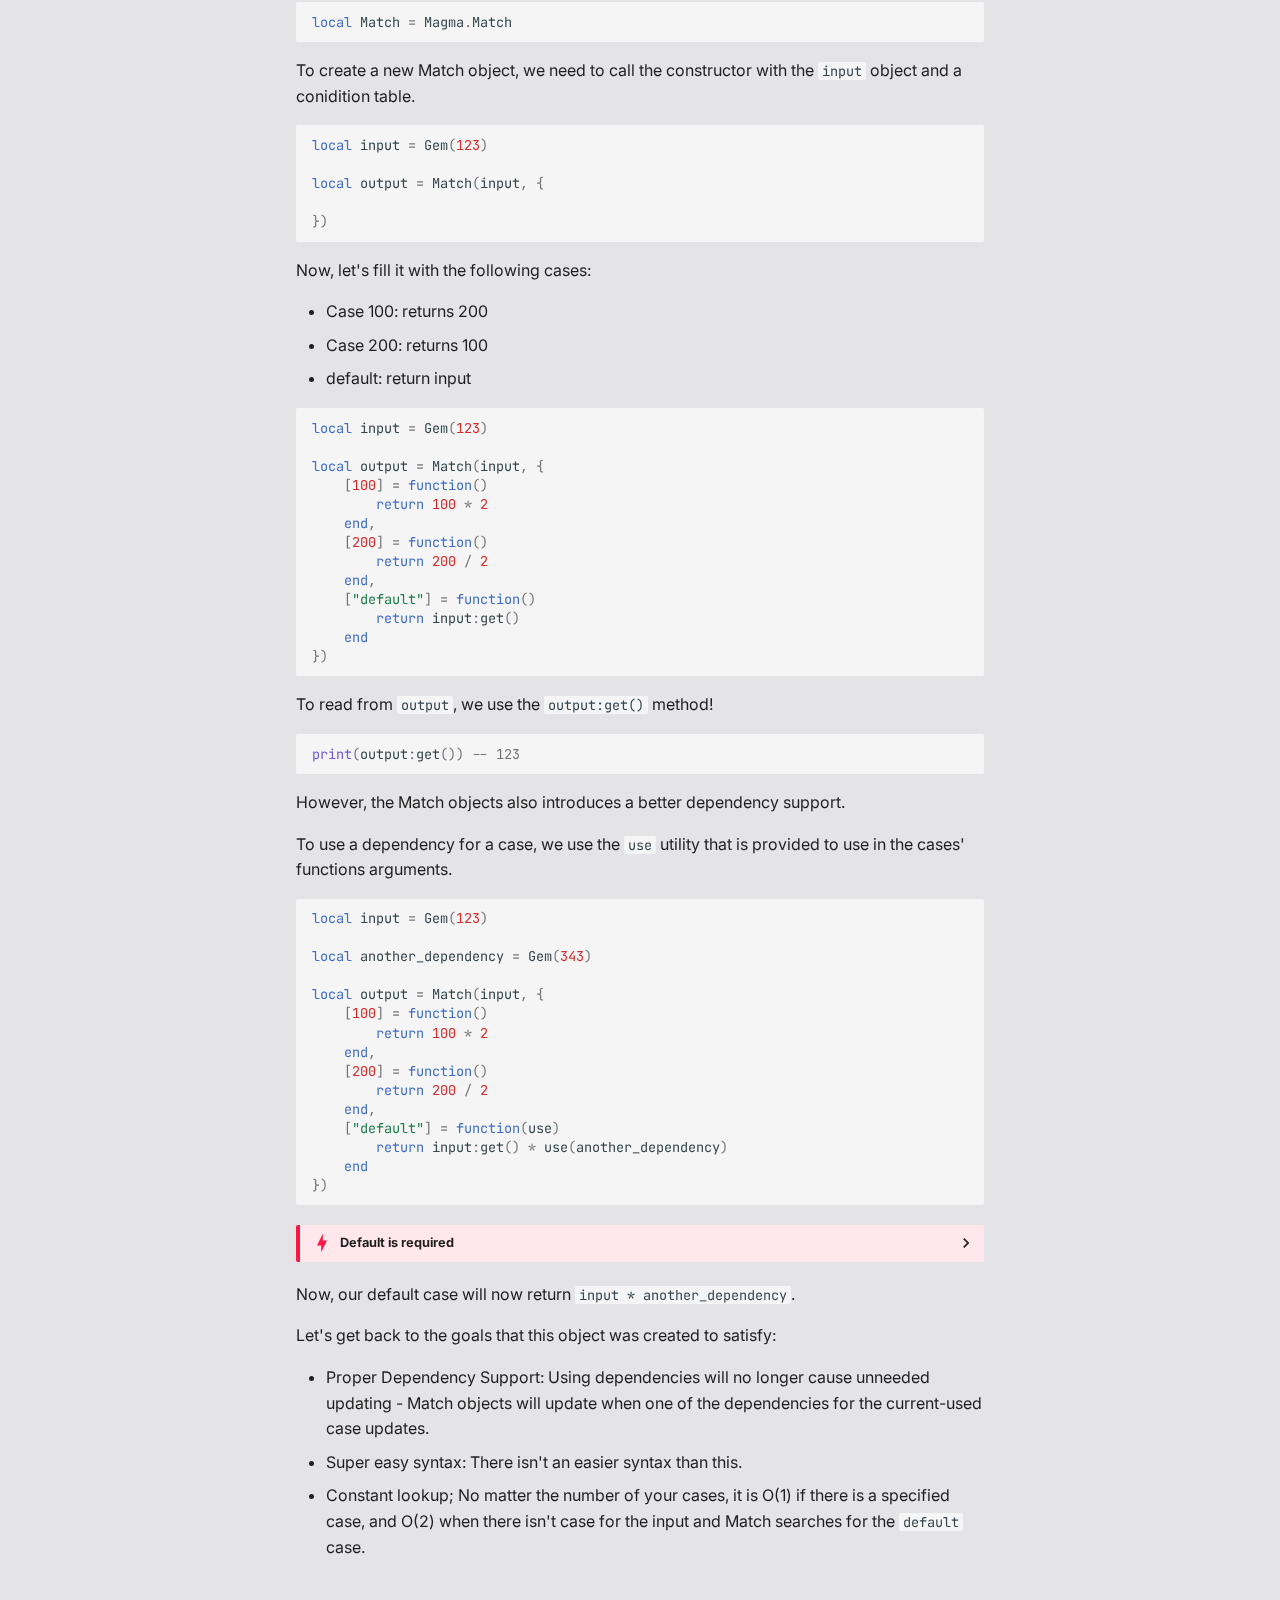
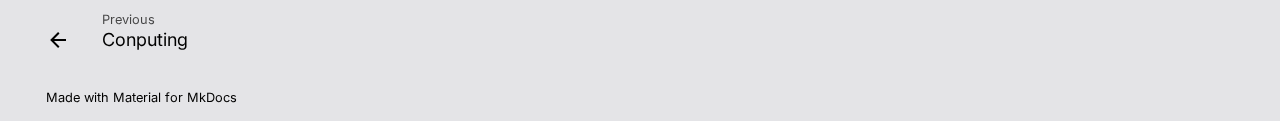
<file: Tutorial/Further/Match/index.html>
<!doctype html>
<html lang="en" class="no-js">
  <head>
    
      <meta charset="utf-8">
      <meta name="viewport" content="width=device-width,initial-scale=1">
      
      
      
      <link rel="icon" href="../../../assets/logo.svg">
      <meta name="generator" content="mkdocs-1.3.1, mkdocs-material-8.4.1">
    
    
      
        <title>State Matching - Magma</title>
      
    
    
      <link rel="stylesheet" href="../../../assets/stylesheets/main.69437709.min.css">
      
        
        <link rel="stylesheet" href="../../../assets/stylesheets/palette.cbb835fc.min.css">
        
      
      
    
    
    
      
        
        
        <link rel="preconnect" href="https://fonts.gstatic.com" crossorigin>
        <link rel="stylesheet" href="https://fonts.googleapis.com/css?family=Inter:300,300i,400,400i,700,700i%7CJetBrains+Mono:400,400i,700,700i&display=fallback">
        <style>:root{--md-text-font:"Inter";--md-code-font:"JetBrains Mono"}</style>
      
    
    
      <link rel="stylesheet" href="../../../assets/extra.css">
    
    <script>__md_scope=new URL("../../..",location),__md_hash=e=>[...e].reduce((e,_)=>(e<<5)-e+_.charCodeAt(0),0),__md_get=(e,_=localStorage,t=__md_scope)=>JSON.parse(_.getItem(t.pathname+"."+e)),__md_set=(e,_,t=localStorage,a=__md_scope)=>{try{t.setItem(a.pathname+"."+e,JSON.stringify(_))}catch(e){}}</script>
    
      

    
    
  </head>
  
  
    
    
    
    
    
    <body dir="ltr" data-md-color-scheme="magma-white" data-md-color-primary="" data-md-color-accent="">
  
    
    
    <input class="md-toggle" data-md-toggle="drawer" type="checkbox" id="__drawer" autocomplete="off">
    <input class="md-toggle" data-md-toggle="search" type="checkbox" id="__search" autocomplete="off">
    <label class="md-overlay" for="__drawer"></label>
    <div data-md-component="skip">
      
        
        <a href="#state-matching" class="md-skip">
          Skip to content
        </a>
      
    </div>
    <div data-md-component="announce">
      
    </div>
    
    
      

<header class="md-header" data-md-component="header">
  <nav class="md-header__inner md-grid" aria-label="Header">
    <a href="../../.." title="Magma" class="md-header__button md-logo" aria-label="Magma" data-md-component="logo">
      
  <img src="../../../assets/logo.svg" alt="logo">

    </a>
    <label class="md-header__button md-icon" for="__drawer">
      <svg xmlns="http://www.w3.org/2000/svg" viewBox="0 0 24 24"><path d="M3 6h18v2H3V6m0 5h18v2H3v-2m0 5h18v2H3v-2Z"/></svg>
    </label>
    <div class="md-header__title" data-md-component="header-title">
      <div class="md-header__ellipsis">
        <div class="md-header__topic">
          <span class="md-ellipsis">
            Magma
          </span>
        </div>
        <div class="md-header__topic" data-md-component="header-topic">
          <span class="md-ellipsis">
            
              State Matching
            
          </span>
        </div>
      </div>
    </div>
    
    
    
      <label class="md-header__button md-icon" for="__search">
        <svg xmlns="http://www.w3.org/2000/svg" viewBox="0 0 24 24"><path d="M9.5 3A6.5 6.5 0 0 1 16 9.5c0 1.61-.59 3.09-1.56 4.23l.27.27h.79l5 5-1.5 1.5-5-5v-.79l-.27-.27A6.516 6.516 0 0 1 9.5 16 6.5 6.5 0 0 1 3 9.5 6.5 6.5 0 0 1 9.5 3m0 2C7 5 5 7 5 9.5S7 14 9.5 14 14 12 14 9.5 12 5 9.5 5Z"/></svg>
      </label>
      <div class="md-search" data-md-component="search" role="dialog">
  <label class="md-search__overlay" for="__search"></label>
  <div class="md-search__inner" role="search">
    <form class="md-search__form" name="search">
      <input type="text" class="md-search__input" name="query" aria-label="Search" placeholder="Search" autocapitalize="off" autocorrect="off" autocomplete="off" spellcheck="false" data-md-component="search-query" required>
      <label class="md-search__icon md-icon" for="__search">
        <svg xmlns="http://www.w3.org/2000/svg" viewBox="0 0 24 24"><path d="M9.5 3A6.5 6.5 0 0 1 16 9.5c0 1.61-.59 3.09-1.56 4.23l.27.27h.79l5 5-1.5 1.5-5-5v-.79l-.27-.27A6.516 6.516 0 0 1 9.5 16 6.5 6.5 0 0 1 3 9.5 6.5 6.5 0 0 1 9.5 3m0 2C7 5 5 7 5 9.5S7 14 9.5 14 14 12 14 9.5 12 5 9.5 5Z"/></svg>
        <svg xmlns="http://www.w3.org/2000/svg" viewBox="0 0 24 24"><path d="M20 11v2H8l5.5 5.5-1.42 1.42L4.16 12l7.92-7.92L13.5 5.5 8 11h12Z"/></svg>
      </label>
      <nav class="md-search__options" aria-label="Search">
        
        <button type="reset" class="md-search__icon md-icon" aria-label="Clear" tabindex="-1">
          <svg xmlns="http://www.w3.org/2000/svg" viewBox="0 0 24 24"><path d="M19 6.41 17.59 5 12 10.59 6.41 5 5 6.41 10.59 12 5 17.59 6.41 19 12 13.41 17.59 19 19 17.59 13.41 12 19 6.41Z"/></svg>
        </button>
      </nav>
      
    </form>
    <div class="md-search__output">
      <div class="md-search__scrollwrap" data-md-scrollfix>
        <div class="md-search-result" data-md-component="search-result">
          <div class="md-search-result__meta">
            Initializing search
          </div>
          <ol class="md-search-result__list"></ol>
        </div>
      </div>
    </div>
  </div>
</div>
    
    
      <div class="md-header__source">
        <a href="https://github.com/Plethan/Magma" title="Go to repository" class="md-source" data-md-component="source">
  <div class="md-source__icon md-icon">
    
    <svg xmlns="http://www.w3.org/2000/svg" viewBox="0 0 496 512"><!--! Font Awesome Free 6.1.2 by @fontawesome - https://fontawesome.com License - https://fontawesome.com/license/free (Icons: CC BY 4.0, Fonts: SIL OFL 1.1, Code: MIT License) Copyright 2022 Fonticons, Inc.--><path d="M165.9 397.4c0 2-2.3 3.6-5.2 3.6-3.3.3-5.6-1.3-5.6-3.6 0-2 2.3-3.6 5.2-3.6 3-.3 5.6 1.3 5.6 3.6zm-31.1-4.5c-.7 2 1.3 4.3 4.3 4.9 2.6 1 5.6 0 6.2-2s-1.3-4.3-4.3-5.2c-2.6-.7-5.5.3-6.2 2.3zm44.2-1.7c-2.9.7-4.9 2.6-4.6 4.9.3 2 2.9 3.3 5.9 2.6 2.9-.7 4.9-2.6 4.6-4.6-.3-1.9-3-3.2-5.9-2.9zM244.8 8C106.1 8 0 113.3 0 252c0 110.9 69.8 205.8 169.5 239.2 12.8 2.3 17.3-5.6 17.3-12.1 0-6.2-.3-40.4-.3-61.4 0 0-70 15-84.7-29.8 0 0-11.4-29.1-27.8-36.6 0 0-22.9-15.7 1.6-15.4 0 0 24.9 2 38.6 25.8 21.9 38.6 58.6 27.5 72.9 20.9 2.3-16 8.8-27.1 16-33.7-55.9-6.2-112.3-14.3-112.3-110.5 0-27.5 7.6-41.3 23.6-58.9-2.6-6.5-11.1-33.3 2.6-67.9 20.9-6.5 69 27 69 27 20-5.6 41.5-8.5 62.8-8.5s42.8 2.9 62.8 8.5c0 0 48.1-33.6 69-27 13.7 34.7 5.2 61.4 2.6 67.9 16 17.7 25.8 31.5 25.8 58.9 0 96.5-58.9 104.2-114.8 110.5 9.2 7.9 17 22.9 17 46.4 0 33.7-.3 75.4-.3 83.6 0 6.5 4.6 14.4 17.3 12.1C428.2 457.8 496 362.9 496 252 496 113.3 383.5 8 244.8 8zM97.2 352.9c-1.3 1-1 3.3.7 5.2 1.6 1.6 3.9 2.3 5.2 1 1.3-1 1-3.3-.7-5.2-1.6-1.6-3.9-2.3-5.2-1zm-10.8-8.1c-.7 1.3.3 2.9 2.3 3.9 1.6 1 3.6.7 4.3-.7.7-1.3-.3-2.9-2.3-3.9-2-.6-3.6-.3-4.3.7zm32.4 35.6c-1.6 1.3-1 4.3 1.3 6.2 2.3 2.3 5.2 2.6 6.5 1 1.3-1.3.7-4.3-1.3-6.2-2.2-2.3-5.2-2.6-6.5-1zm-11.4-14.7c-1.6 1-1.6 3.6 0 5.9 1.6 2.3 4.3 3.3 5.6 2.3 1.6-1.3 1.6-3.9 0-6.2-1.4-2.3-4-3.3-5.6-2z"/></svg>
  </div>
  <div class="md-source__repository">
    Plethan/Magma
  </div>
</a>
      </div>
    
  </nav>
  
</header>
    
    <div class="md-container" data-md-component="container">
      
      
        
          
            
<nav class="md-tabs" aria-label="Tabs" data-md-component="tabs">
  <div class="md-tabs__inner md-grid">
    <ul class="md-tabs__list">
      
        
  
  


  <li class="md-tabs__item">
    <a href="../../.." class="md-tabs__link">
      Home
    </a>
  </li>

      
        
  
  
    
  


  
  
  
    <li class="md-tabs__item">
      <a href="../../" class="md-tabs__link md-tabs__link--active">
        Tutorials
      </a>
    </li>
  

      
    </ul>
  </div>
</nav>
          
        
      
      <main class="md-main" data-md-component="main">
        <div class="md-main__inner md-grid">
          
            
              
              <div class="md-sidebar md-sidebar--primary" data-md-component="sidebar" data-md-type="navigation" >
                <div class="md-sidebar__scrollwrap">
                  <div class="md-sidebar__inner">
                    

  


<nav class="md-nav md-nav--primary md-nav--lifted" aria-label="Navigation" data-md-level="0">
  <label class="md-nav__title" for="__drawer">
    <a href="../../.." title="Magma" class="md-nav__button md-logo" aria-label="Magma" data-md-component="logo">
      
  <img src="../../../assets/logo.svg" alt="logo">

    </a>
    Magma
  </label>
  
    <div class="md-nav__source">
      <a href="https://github.com/Plethan/Magma" title="Go to repository" class="md-source" data-md-component="source">
  <div class="md-source__icon md-icon">
    
    <svg xmlns="http://www.w3.org/2000/svg" viewBox="0 0 496 512"><!--! Font Awesome Free 6.1.2 by @fontawesome - https://fontawesome.com License - https://fontawesome.com/license/free (Icons: CC BY 4.0, Fonts: SIL OFL 1.1, Code: MIT License) Copyright 2022 Fonticons, Inc.--><path d="M165.9 397.4c0 2-2.3 3.6-5.2 3.6-3.3.3-5.6-1.3-5.6-3.6 0-2 2.3-3.6 5.2-3.6 3-.3 5.6 1.3 5.6 3.6zm-31.1-4.5c-.7 2 1.3 4.3 4.3 4.9 2.6 1 5.6 0 6.2-2s-1.3-4.3-4.3-5.2c-2.6-.7-5.5.3-6.2 2.3zm44.2-1.7c-2.9.7-4.9 2.6-4.6 4.9.3 2 2.9 3.3 5.9 2.6 2.9-.7 4.9-2.6 4.6-4.6-.3-1.9-3-3.2-5.9-2.9zM244.8 8C106.1 8 0 113.3 0 252c0 110.9 69.8 205.8 169.5 239.2 12.8 2.3 17.3-5.6 17.3-12.1 0-6.2-.3-40.4-.3-61.4 0 0-70 15-84.7-29.8 0 0-11.4-29.1-27.8-36.6 0 0-22.9-15.7 1.6-15.4 0 0 24.9 2 38.6 25.8 21.9 38.6 58.6 27.5 72.9 20.9 2.3-16 8.8-27.1 16-33.7-55.9-6.2-112.3-14.3-112.3-110.5 0-27.5 7.6-41.3 23.6-58.9-2.6-6.5-11.1-33.3 2.6-67.9 20.9-6.5 69 27 69 27 20-5.6 41.5-8.5 62.8-8.5s42.8 2.9 62.8 8.5c0 0 48.1-33.6 69-27 13.7 34.7 5.2 61.4 2.6 67.9 16 17.7 25.8 31.5 25.8 58.9 0 96.5-58.9 104.2-114.8 110.5 9.2 7.9 17 22.9 17 46.4 0 33.7-.3 75.4-.3 83.6 0 6.5 4.6 14.4 17.3 12.1C428.2 457.8 496 362.9 496 252 496 113.3 383.5 8 244.8 8zM97.2 352.9c-1.3 1-1 3.3.7 5.2 1.6 1.6 3.9 2.3 5.2 1 1.3-1 1-3.3-.7-5.2-1.6-1.6-3.9-2.3-5.2-1zm-10.8-8.1c-.7 1.3.3 2.9 2.3 3.9 1.6 1 3.6.7 4.3-.7.7-1.3-.3-2.9-2.3-3.9-2-.6-3.6-.3-4.3.7zm32.4 35.6c-1.6 1.3-1 4.3 1.3 6.2 2.3 2.3 5.2 2.6 6.5 1 1.3-1.3.7-4.3-1.3-6.2-2.2-2.3-5.2-2.6-6.5-1zm-11.4-14.7c-1.6 1-1.6 3.6 0 5.9 1.6 2.3 4.3 3.3 5.6 2.3 1.6-1.3 1.6-3.9 0-6.2-1.4-2.3-4-3.3-5.6-2z"/></svg>
  </div>
  <div class="md-source__repository">
    Plethan/Magma
  </div>
</a>
    </div>
  
  <ul class="md-nav__list" data-md-scrollfix>
    
      
      
      

  
  
  
    <li class="md-nav__item">
      <a href="../../.." class="md-nav__link">
        Home
      </a>
    </li>
  

    
      
      
      

  
  
    
  
  
    
    <li class="md-nav__item md-nav__item--active md-nav__item--nested">
      
      
        <input class="md-nav__toggle md-toggle" data-md-toggle="__nav_2" type="checkbox" id="__nav_2" checked>
      
      
      
      
        <label class="md-nav__link" for="__nav_2">
          Tutorials
          <span class="md-nav__icon md-icon"></span>
        </label>
      
      <nav class="md-nav" aria-label="Tutorials" data-md-level="1">
        <label class="md-nav__title" for="__nav_2">
          <span class="md-nav__icon md-icon"></span>
          Tutorials
        </label>
        <ul class="md-nav__list" data-md-scrollfix>
          
            
              
  
  
  
    <li class="md-nav__item">
      <a href="../../" class="md-nav__link">
        Get Started
      </a>
    </li>
  

            
          
            
              
  
  
  
    
      
    
    <li class="md-nav__item md-nav__item--section md-nav__item--nested">
      
      
        <input class="md-nav__toggle md-toggle" data-md-toggle="__nav_2_2" type="checkbox" id="__nav_2_2" >
      
      
      
      
        <label class="md-nav__link" for="__nav_2_2">
          Fundamentals
          <span class="md-nav__icon md-icon"></span>
        </label>
      
      <nav class="md-nav" aria-label="Fundamentals" data-md-level="2">
        <label class="md-nav__title" for="__nav_2_2">
          <span class="md-nav__icon md-icon"></span>
          Fundamentals
        </label>
        <ul class="md-nav__list" data-md-scrollfix>
          
            
              
  
  
  
    <li class="md-nav__item">
      <a href="../../Fundamentals/reactive/" class="md-nav__link">
        Reactive Programming
      </a>
    </li>
  

            
          
            
              
  
  
  
    <li class="md-nav__item">
      <a href="../../Fundamentals/objects/" class="md-nav__link">
        Why Objects
      </a>
    </li>
  

            
          
        </ul>
      </nav>
    </li>
  

            
          
            
              
  
  
  
    
      
    
    <li class="md-nav__item md-nav__item--section md-nav__item--nested">
      
      
        <input class="md-nav__toggle md-toggle" data-md-toggle="__nav_2_3" type="checkbox" id="__nav_2_3" >
      
      
      
      
        <label class="md-nav__link" for="__nav_2_3">
          Basics
          <span class="md-nav__icon md-icon"></span>
        </label>
      
      <nav class="md-nav" aria-label="Basics" data-md-level="2">
        <label class="md-nav__title" for="__nav_2_3">
          <span class="md-nav__icon md-icon"></span>
          Basics
        </label>
        <ul class="md-nav__list" data-md-scrollfix>
          
            
              
  
  
  
    <li class="md-nav__item">
      <a href="../../Basics/Gems/" class="md-nav__link">
        Storing State
      </a>
    </li>
  

            
          
            
              
  
  
  
    <li class="md-nav__item">
      <a href="../../Basics/Listeners/" class="md-nav__link">
        Observing State
      </a>
    </li>
  

            
          
            
              
  
  
  
    <li class="md-nav__item">
      <a href="../../Basics/ReGem/" class="md-nav__link">
        Conputing
      </a>
    </li>
  

            
          
        </ul>
      </nav>
    </li>
  

            
          
            
              
  
  
    
  
  
    
      
    
    <li class="md-nav__item md-nav__item--active md-nav__item--section md-nav__item--nested">
      
      
        <input class="md-nav__toggle md-toggle" data-md-toggle="__nav_2_4" type="checkbox" id="__nav_2_4" checked>
      
      
      
      
        <label class="md-nav__link" for="__nav_2_4">
          Further Basics
          <span class="md-nav__icon md-icon"></span>
        </label>
      
      <nav class="md-nav" aria-label="Further Basics" data-md-level="2">
        <label class="md-nav__title" for="__nav_2_4">
          <span class="md-nav__icon md-icon"></span>
          Further Basics
        </label>
        <ul class="md-nav__list" data-md-scrollfix>
          
            
              
  
  
    
  
  
    <li class="md-nav__item md-nav__item--active">
      
      <input class="md-nav__toggle md-toggle" data-md-toggle="toc" type="checkbox" id="__toc">
      
      
        
      
      
        <label class="md-nav__link md-nav__link--active" for="__toc">
          State Matching
          <span class="md-nav__icon md-icon"></span>
        </label>
      
      <a href="./" class="md-nav__link md-nav__link--active">
        State Matching
      </a>
      
        

<nav class="md-nav md-nav--secondary" aria-label="Table of contents">
  
  
  
    
  
  
    <label class="md-nav__title" for="__toc">
      <span class="md-nav__icon md-icon"></span>
      Table of contents
    </label>
    <ul class="md-nav__list" data-md-component="toc" data-md-scrollfix>
      
        <li class="md-nav__item">
  <a href="#what-is-state-matching" class="md-nav__link">
    What is State Matching?
  </a>
  
    <nav class="md-nav" aria-label="What is State Matching?">
      <ul class="md-nav__list">
        
          <li class="md-nav__item">
  <a href="#workaround-regems" class="md-nav__link">
    Workaround: ReGems?
  </a>
  
</li>
        
      </ul>
    </nav>
  
</li>
      
        <li class="md-nav__item">
  <a href="#solution-match" class="md-nav__link">
    Solution: Match
  </a>
  
</li>
      
    </ul>
  
</nav>
      
    </li>
  

            
          
        </ul>
      </nav>
    </li>
  

            
          
        </ul>
      </nav>
    </li>
  

    
  </ul>
</nav>
                  </div>
                </div>
              </div>
            
            
              
              <div class="md-sidebar md-sidebar--secondary" data-md-component="sidebar" data-md-type="toc" >
                <div class="md-sidebar__scrollwrap">
                  <div class="md-sidebar__inner">
                    

<nav class="md-nav md-nav--secondary" aria-label="Table of contents">
  
  
  
    
  
  
    <label class="md-nav__title" for="__toc">
      <span class="md-nav__icon md-icon"></span>
      Table of contents
    </label>
    <ul class="md-nav__list" data-md-component="toc" data-md-scrollfix>
      
        <li class="md-nav__item">
  <a href="#what-is-state-matching" class="md-nav__link">
    What is State Matching?
  </a>
  
    <nav class="md-nav" aria-label="What is State Matching?">
      <ul class="md-nav__list">
        
          <li class="md-nav__item">
  <a href="#workaround-regems" class="md-nav__link">
    Workaround: ReGems?
  </a>
  
</li>
        
      </ul>
    </nav>
  
</li>
      
        <li class="md-nav__item">
  <a href="#solution-match" class="md-nav__link">
    Solution: Match
  </a>
  
</li>
      
    </ul>
  
</nav>
                  </div>
                </div>
              </div>
            
          
          <div class="md-content" data-md-component="content">
            <article class="md-content__inner md-typeset">
              
                
  <a href="https://github.com/Plethan/Magma/edit/master/docs/Tutorial/Further/Match.md" title="Edit this page" class="md-content__button md-icon">
    <svg xmlns="http://www.w3.org/2000/svg" viewBox="0 0 24 24"><path d="M20.71 7.04c.39-.39.39-1.04 0-1.41l-2.34-2.34c-.37-.39-1.02-.39-1.41 0l-1.84 1.83 3.75 3.75M3 17.25V21h3.75L17.81 9.93l-3.75-3.75L3 17.25Z"/></svg>
  </a>



<h1 id="state-matching"><strong>State Matching</strong></h1>
<p>We often need some objects that return specific values depending on a new input from another object - Learn how to use Magma's new object "Match" to create switch/match-like state objects efficiently</p>
<details>
<summary>Required Code</summary>
<div class="highlight"><pre><span></span><code><span class="kd">local</span> <span class="n">ReplicatedStorage</span> <span class="o">=</span> <span class="n">game</span><span class="p">:</span><span class="n">GetService</span><span class="p">(</span><span class="s2">&quot;ReplicatedStorage&quot;</span><span class="p">)</span>
<span class="kd">local</span> <span class="n">Magma</span> <span class="o">=</span> <span class="nb">require</span><span class="p">(</span><span class="n">ReplicatedStorage</span><span class="p">.</span><span class="n">Magma</span><span class="p">)</span>

<span class="kd">local</span> <span class="n">Gem</span> <span class="o">=</span> <span class="n">Magma</span><span class="p">.</span><span class="n">Gem</span>
</code></pre></div>
</details>
<hr />
<h2 id="what-is-state-matching"><strong>What is State Matching?</strong></h2>
<p>If you ever coded in a language like javascript, you would be aware of the "switch" statement. This statement is like a if-elesif-else statement, but in written in a more readable format.</p>
<p>However, how is this any useful in a state management library? The thing is, that we often need values that result after a new input coming from the root dependency, for example, a top-secret laboratory that will allow you in if you inserted the "right" combination of numbers.</p>
<h3 id="workaround-regems"><strong>Workaround: ReGems?</strong></h3>
<p>It's definitely possible do this with Gems and ReGems, while acheiving the same behavior. Consider the following example:</p>
<div class="highlight"><pre><span></span><code><span class="kd">local</span> <span class="n">input</span> <span class="o">=</span> <span class="n">Gem</span><span class="p">(</span><span class="mi">3</span><span class="p">)</span>

<span class="kd">local</span> <span class="n">output</span> <span class="o">=</span> <span class="n">ReGem</span><span class="p">(</span><span class="kr">function</span><span class="p">(</span><span class="n">use</span><span class="p">)</span>
    <span class="kd">local</span> <span class="n">current_input</span> <span class="o">=</span> <span class="n">use</span><span class="p">(</span><span class="n">input</span><span class="p">)</span>

    <span class="kr">if</span> <span class="n">current_input</span> <span class="o">==</span> <span class="mi">2</span> <span class="kr">then</span>
        <span class="kr">return</span> <span class="kc">true</span>
    <span class="kr">else</span>
        <span class="kr">return</span> <span class="kc">false</span>
    <span class="kr">end</span>
<span class="kr">end</span><span class="p">)</span>
</code></pre></div>
<p>This <em>works</em>, but is extremely unintuitive. There are multiple issus with this kind of thing:</p>
<ul>
<li>If our specific case is served by an <code>elseif</code> right before <code>else</code>, then we would be wasting computational power to reach it.</li>
<li>What if we were to introduce dependencies into this? No matter how you do it, you would just need to call <code>use</code> on all of them, making <code>output</code> update when there won't be a difference.</li>
</ul>
<hr />
<h2 id="solution-match"><strong>Solution: Match</strong></h2>
<p>To solve this, Magma introduces another type of state objects - "Match". These are objects that built from the ground to satisfy the following goals:</p>
<ul>
<li>Proper Dependency support</li>
<li>Easy syntax</li>
<li>Constant lookup for the rightful cases, decreasing the time for searching the case we need</li>
</ul>
<p>To use <code>Match</code>, we first need to import it's constructor:
<div class="highlight"><pre><span></span><code><span class="kd">local</span> <span class="n">Match</span> <span class="o">=</span> <span class="n">Magma</span><span class="p">.</span><span class="n">Match</span>
</code></pre></div></p>
<p>To create a new Match object, we need to call the constructor with the <code>input</code> object and a conidition table.</p>
<div class="highlight"><pre><span></span><code><span class="kd">local</span> <span class="n">input</span> <span class="o">=</span> <span class="n">Gem</span><span class="p">(</span><span class="mi">123</span><span class="p">)</span>

<span class="kd">local</span> <span class="n">output</span> <span class="o">=</span> <span class="n">Match</span><span class="p">(</span><span class="n">input</span><span class="p">,</span> <span class="p">{</span>

<span class="p">})</span>
</code></pre></div>
<p>Now, let's fill it with the following cases:</p>
<ul>
<li>Case 100: returns 200</li>
<li>Case 200: returns 100</li>
<li>default: return input</li>
</ul>
<div class="highlight"><pre><span></span><code><span class="kd">local</span> <span class="n">input</span> <span class="o">=</span> <span class="n">Gem</span><span class="p">(</span><span class="mi">123</span><span class="p">)</span>

<span class="kd">local</span> <span class="n">output</span> <span class="o">=</span> <span class="n">Match</span><span class="p">(</span><span class="n">input</span><span class="p">,</span> <span class="p">{</span>
    <span class="p">[</span><span class="mi">100</span><span class="p">]</span> <span class="o">=</span> <span class="kr">function</span><span class="p">()</span>
        <span class="kr">return</span> <span class="mi">100</span> <span class="o">*</span> <span class="mi">2</span>
    <span class="kr">end</span><span class="p">,</span>
    <span class="p">[</span><span class="mi">200</span><span class="p">]</span> <span class="o">=</span> <span class="kr">function</span><span class="p">()</span>
        <span class="kr">return</span> <span class="mi">200</span> <span class="o">/</span> <span class="mi">2</span>
    <span class="kr">end</span><span class="p">,</span>
    <span class="p">[</span><span class="s2">&quot;default&quot;</span><span class="p">]</span> <span class="o">=</span> <span class="kr">function</span><span class="p">()</span>
        <span class="kr">return</span> <span class="n">input</span><span class="p">:</span><span class="n">get</span><span class="p">()</span>
    <span class="kr">end</span>
<span class="p">})</span>
</code></pre></div>
<p>To read from <code>output</code>, we use the <code>output:get()</code> method!</p>
<div class="highlight"><pre><span></span><code><span class="nb">print</span><span class="p">(</span><span class="n">output</span><span class="p">:</span><span class="n">get</span><span class="p">())</span> <span class="c1">-- 123</span>
</code></pre></div>
<p>However, the Match objects also introduces a better dependency support.</p>
<p>To use a dependency for a case, we use the <code>use</code> utility that is provided to use in the cases' functions arguments.</p>
<div class="highlight"><pre><span></span><code><span class="kd">local</span> <span class="n">input</span> <span class="o">=</span> <span class="n">Gem</span><span class="p">(</span><span class="mi">123</span><span class="p">)</span>

<span class="kd">local</span> <span class="n">another_dependency</span> <span class="o">=</span> <span class="n">Gem</span><span class="p">(</span><span class="mi">343</span><span class="p">)</span>

<span class="kd">local</span> <span class="n">output</span> <span class="o">=</span> <span class="n">Match</span><span class="p">(</span><span class="n">input</span><span class="p">,</span> <span class="p">{</span>
    <span class="p">[</span><span class="mi">100</span><span class="p">]</span> <span class="o">=</span> <span class="kr">function</span><span class="p">()</span>
        <span class="kr">return</span> <span class="mi">100</span> <span class="o">*</span> <span class="mi">2</span>
    <span class="kr">end</span><span class="p">,</span>
    <span class="p">[</span><span class="mi">200</span><span class="p">]</span> <span class="o">=</span> <span class="kr">function</span><span class="p">()</span>
        <span class="kr">return</span> <span class="mi">200</span> <span class="o">/</span> <span class="mi">2</span>
    <span class="kr">end</span><span class="p">,</span>
    <span class="p">[</span><span class="s2">&quot;default&quot;</span><span class="p">]</span> <span class="o">=</span> <span class="kr">function</span><span class="p">(</span><span class="n">use</span><span class="p">)</span>
        <span class="kr">return</span> <span class="n">input</span><span class="p">:</span><span class="n">get</span><span class="p">()</span> <span class="o">*</span> <span class="n">use</span><span class="p">(</span><span class="n">another_dependency</span><span class="p">)</span>
    <span class="kr">end</span>
<span class="p">})</span>
</code></pre></div>
<details class="error">
<summary>Default is required</summary>
<p>The default case is required, and omitting it will return in an error. This is because right after the case for the input isn't found, it will search for the defualt case instead.</p>
</details>
<p>Now, our default case will now return <code>input * another_dependency</code>.</p>
<p>Let's get back to the goals that this object was created to satisfy:</p>
<ul>
<li>Proper Dependency Support: Using dependencies will no longer cause unneeded updating - Match objects will update when one of the dependencies for the current-used case updates.</li>
<li>Super easy  syntax: There isn't an easier syntax than this.</li>
<li>Constant lookup; No matter the number of your cases, it is O(1) if there is a specified case, and O(2) when there isn't case for the input and Match searches for the <code>default</code> case.</li>
</ul>




              
            </article>
            
          </div>
        </div>
        
          <a href="#" class="md-top md-icon" data-md-component="top" hidden>
            <svg xmlns="http://www.w3.org/2000/svg" viewBox="0 0 24 24"><path d="M13 20h-2V8l-5.5 5.5-1.42-1.42L12 4.16l7.92 7.92-1.42 1.42L13 8v12Z"/></svg>
            Back to top
          </a>
        
      </main>
      
        <footer class="md-footer">
  
    
    <nav class="md-footer__inner md-grid" aria-label="Footer" >
      
        
        <a href="../../Basics/ReGem/" class="md-footer__link md-footer__link--prev" aria-label="Previous: Conputing" rel="prev">
          <div class="md-footer__button md-icon">
            <svg xmlns="http://www.w3.org/2000/svg" viewBox="0 0 24 24"><path d="M20 11v2H8l5.5 5.5-1.42 1.42L4.16 12l7.92-7.92L13.5 5.5 8 11h12Z"/></svg>
          </div>
          <div class="md-footer__title">
            <div class="md-ellipsis">
              <span class="md-footer__direction">
                Previous
              </span>
              Conputing
            </div>
          </div>
        </a>
      
      
    </nav>
  
  <div class="md-footer-meta md-typeset">
    <div class="md-footer-meta__inner md-grid">
      <div class="md-copyright">
  
  
    Made with
    <a href="https://squidfunk.github.io/mkdocs-material/" target="_blank" rel="noopener">
      Material for MkDocs
    </a>
  
</div>
      
    </div>
  </div>
</footer>
      
    </div>
    <div class="md-dialog" data-md-component="dialog">
      <div class="md-dialog__inner md-typeset"></div>
    </div>
    
    <script id="__config" type="application/json">{"base": "../../..", "features": ["navigation.tabs", "navigation.top", "navigation.sections"], "search": "../../../assets/javascripts/workers/search.ecf98df9.min.js", "translations": {"clipboard.copied": "Copied to clipboard", "clipboard.copy": "Copy to clipboard", "search.config.lang": "en", "search.config.pipeline": "trimmer, stopWordFilter", "search.config.separator": "[\\s\\-]+", "search.placeholder": "Search", "search.result.more.one": "1 more on this page", "search.result.more.other": "# more on this page", "search.result.none": "No matching documents", "search.result.one": "1 matching document", "search.result.other": "# matching documents", "search.result.placeholder": "Type to start searching", "search.result.term.missing": "Missing", "select.version.title": "Select version"}}</script>
    
    
      <script src="../../../assets/javascripts/bundle.9c69f0bc.min.js"></script>
      
    
  </body>
</html>
</file>
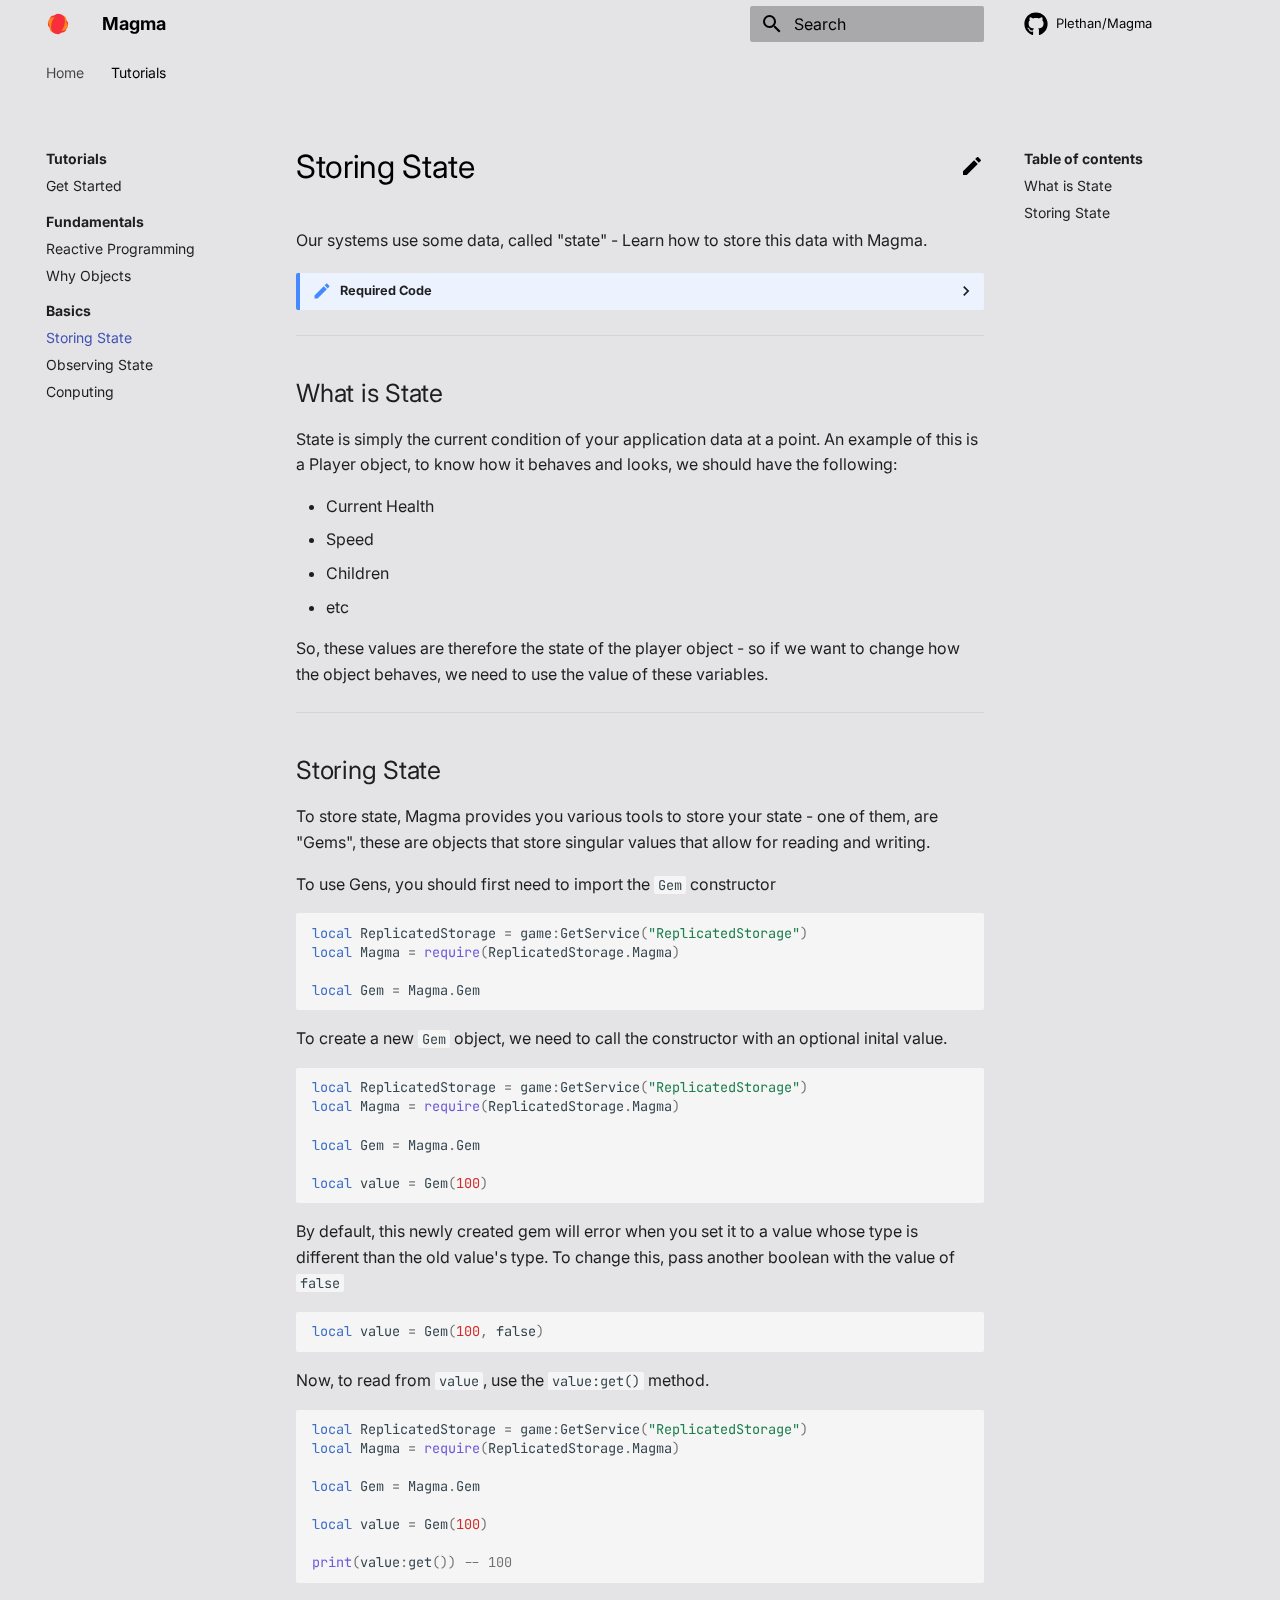
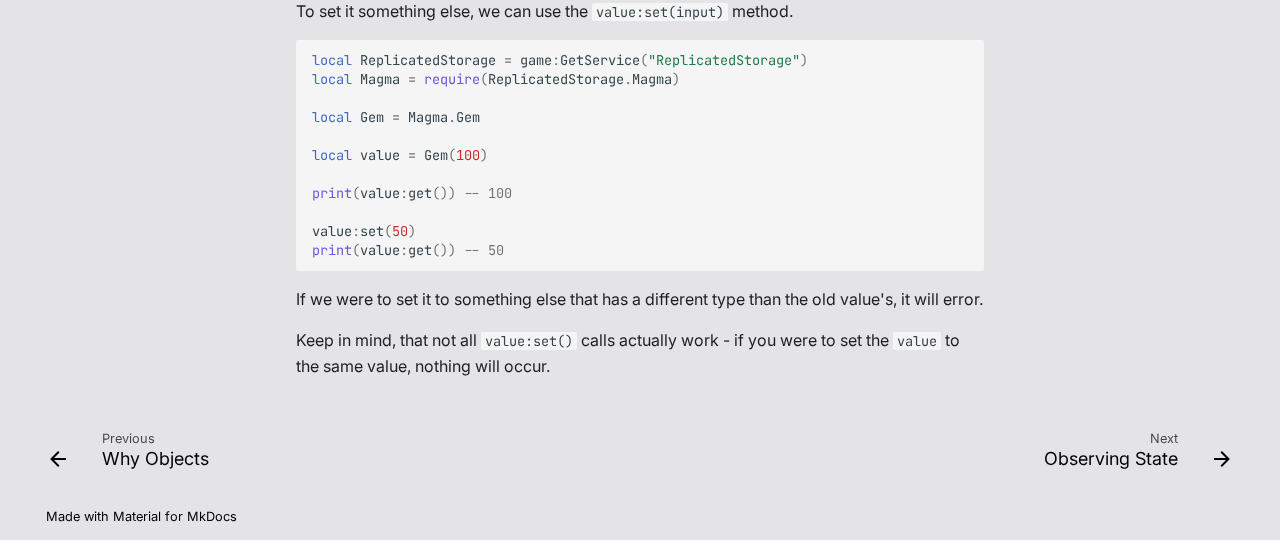
<file: site/Tutorial/Basics/Gems/index.html>
<!doctype html>
<html lang="en" class="no-js">
  <head>
    
      <meta charset="utf-8">
      <meta name="viewport" content="width=device-width,initial-scale=1">
      
      
      
      <link rel="icon" href="../../../assets/logo.svg">
      <meta name="generator" content="mkdocs-1.3.1, mkdocs-material-8.4.1">
    
    
      
        <title>Storing State - Magma</title>
      
    
    
      <link rel="stylesheet" href="../../../assets/stylesheets/main.69437709.min.css">
      
        
        <link rel="stylesheet" href="../../../assets/stylesheets/palette.cbb835fc.min.css">
        
      
      
    
    
    
      
        
        
        <link rel="preconnect" href="https://fonts.gstatic.com" crossorigin>
        <link rel="stylesheet" href="https://fonts.googleapis.com/css?family=Inter:300,300i,400,400i,700,700i%7CJetBrains+Mono:400,400i,700,700i&display=fallback">
        <style>:root{--md-text-font:"Inter";--md-code-font:"JetBrains Mono"}</style>
      
    
    
      <link rel="stylesheet" href="../../../assets/extra.css">
    
    <script>__md_scope=new URL("../../..",location),__md_hash=e=>[...e].reduce((e,_)=>(e<<5)-e+_.charCodeAt(0),0),__md_get=(e,_=localStorage,t=__md_scope)=>JSON.parse(_.getItem(t.pathname+"."+e)),__md_set=(e,_,t=localStorage,a=__md_scope)=>{try{t.setItem(a.pathname+"."+e,JSON.stringify(_))}catch(e){}}</script>
    
      

    
    
  </head>
  
  
    
    
    
    
    
    <body dir="ltr" data-md-color-scheme="magma-white" data-md-color-primary="" data-md-color-accent="">
  
    
    
    <input class="md-toggle" data-md-toggle="drawer" type="checkbox" id="__drawer" autocomplete="off">
    <input class="md-toggle" data-md-toggle="search" type="checkbox" id="__search" autocomplete="off">
    <label class="md-overlay" for="__drawer"></label>
    <div data-md-component="skip">
      
        
        <a href="#storing-state" class="md-skip">
          Skip to content
        </a>
      
    </div>
    <div data-md-component="announce">
      
    </div>
    
    
      

<header class="md-header" data-md-component="header">
  <nav class="md-header__inner md-grid" aria-label="Header">
    <a href="../../.." title="Magma" class="md-header__button md-logo" aria-label="Magma" data-md-component="logo">
      
  <img src="../../../assets/logo.svg" alt="logo">

    </a>
    <label class="md-header__button md-icon" for="__drawer">
      <svg xmlns="http://www.w3.org/2000/svg" viewBox="0 0 24 24"><path d="M3 6h18v2H3V6m0 5h18v2H3v-2m0 5h18v2H3v-2Z"/></svg>
    </label>
    <div class="md-header__title" data-md-component="header-title">
      <div class="md-header__ellipsis">
        <div class="md-header__topic">
          <span class="md-ellipsis">
            Magma
          </span>
        </div>
        <div class="md-header__topic" data-md-component="header-topic">
          <span class="md-ellipsis">
            
              Storing State
            
          </span>
        </div>
      </div>
    </div>
    
    
    
      <label class="md-header__button md-icon" for="__search">
        <svg xmlns="http://www.w3.org/2000/svg" viewBox="0 0 24 24"><path d="M9.5 3A6.5 6.5 0 0 1 16 9.5c0 1.61-.59 3.09-1.56 4.23l.27.27h.79l5 5-1.5 1.5-5-5v-.79l-.27-.27A6.516 6.516 0 0 1 9.5 16 6.5 6.5 0 0 1 3 9.5 6.5 6.5 0 0 1 9.5 3m0 2C7 5 5 7 5 9.5S7 14 9.5 14 14 12 14 9.5 12 5 9.5 5Z"/></svg>
      </label>
      <div class="md-search" data-md-component="search" role="dialog">
  <label class="md-search__overlay" for="__search"></label>
  <div class="md-search__inner" role="search">
    <form class="md-search__form" name="search">
      <input type="text" class="md-search__input" name="query" aria-label="Search" placeholder="Search" autocapitalize="off" autocorrect="off" autocomplete="off" spellcheck="false" data-md-component="search-query" required>
      <label class="md-search__icon md-icon" for="__search">
        <svg xmlns="http://www.w3.org/2000/svg" viewBox="0 0 24 24"><path d="M9.5 3A6.5 6.5 0 0 1 16 9.5c0 1.61-.59 3.09-1.56 4.23l.27.27h.79l5 5-1.5 1.5-5-5v-.79l-.27-.27A6.516 6.516 0 0 1 9.5 16 6.5 6.5 0 0 1 3 9.5 6.5 6.5 0 0 1 9.5 3m0 2C7 5 5 7 5 9.5S7 14 9.5 14 14 12 14 9.5 12 5 9.5 5Z"/></svg>
        <svg xmlns="http://www.w3.org/2000/svg" viewBox="0 0 24 24"><path d="M20 11v2H8l5.5 5.5-1.42 1.42L4.16 12l7.92-7.92L13.5 5.5 8 11h12Z"/></svg>
      </label>
      <nav class="md-search__options" aria-label="Search">
        
        <button type="reset" class="md-search__icon md-icon" aria-label="Clear" tabindex="-1">
          <svg xmlns="http://www.w3.org/2000/svg" viewBox="0 0 24 24"><path d="M19 6.41 17.59 5 12 10.59 6.41 5 5 6.41 10.59 12 5 17.59 6.41 19 12 13.41 17.59 19 19 17.59 13.41 12 19 6.41Z"/></svg>
        </button>
      </nav>
      
    </form>
    <div class="md-search__output">
      <div class="md-search__scrollwrap" data-md-scrollfix>
        <div class="md-search-result" data-md-component="search-result">
          <div class="md-search-result__meta">
            Initializing search
          </div>
          <ol class="md-search-result__list"></ol>
        </div>
      </div>
    </div>
  </div>
</div>
    
    
      <div class="md-header__source">
        <a href="https://github.com/Plethan/Magma" title="Go to repository" class="md-source" data-md-component="source">
  <div class="md-source__icon md-icon">
    
    <svg xmlns="http://www.w3.org/2000/svg" viewBox="0 0 496 512"><!--! Font Awesome Free 6.1.2 by @fontawesome - https://fontawesome.com License - https://fontawesome.com/license/free (Icons: CC BY 4.0, Fonts: SIL OFL 1.1, Code: MIT License) Copyright 2022 Fonticons, Inc.--><path d="M165.9 397.4c0 2-2.3 3.6-5.2 3.6-3.3.3-5.6-1.3-5.6-3.6 0-2 2.3-3.6 5.2-3.6 3-.3 5.6 1.3 5.6 3.6zm-31.1-4.5c-.7 2 1.3 4.3 4.3 4.9 2.6 1 5.6 0 6.2-2s-1.3-4.3-4.3-5.2c-2.6-.7-5.5.3-6.2 2.3zm44.2-1.7c-2.9.7-4.9 2.6-4.6 4.9.3 2 2.9 3.3 5.9 2.6 2.9-.7 4.9-2.6 4.6-4.6-.3-1.9-3-3.2-5.9-2.9zM244.8 8C106.1 8 0 113.3 0 252c0 110.9 69.8 205.8 169.5 239.2 12.8 2.3 17.3-5.6 17.3-12.1 0-6.2-.3-40.4-.3-61.4 0 0-70 15-84.7-29.8 0 0-11.4-29.1-27.8-36.6 0 0-22.9-15.7 1.6-15.4 0 0 24.9 2 38.6 25.8 21.9 38.6 58.6 27.5 72.9 20.9 2.3-16 8.8-27.1 16-33.7-55.9-6.2-112.3-14.3-112.3-110.5 0-27.5 7.6-41.3 23.6-58.9-2.6-6.5-11.1-33.3 2.6-67.9 20.9-6.5 69 27 69 27 20-5.6 41.5-8.5 62.8-8.5s42.8 2.9 62.8 8.5c0 0 48.1-33.6 69-27 13.7 34.7 5.2 61.4 2.6 67.9 16 17.7 25.8 31.5 25.8 58.9 0 96.5-58.9 104.2-114.8 110.5 9.2 7.9 17 22.9 17 46.4 0 33.7-.3 75.4-.3 83.6 0 6.5 4.6 14.4 17.3 12.1C428.2 457.8 496 362.9 496 252 496 113.3 383.5 8 244.8 8zM97.2 352.9c-1.3 1-1 3.3.7 5.2 1.6 1.6 3.9 2.3 5.2 1 1.3-1 1-3.3-.7-5.2-1.6-1.6-3.9-2.3-5.2-1zm-10.8-8.1c-.7 1.3.3 2.9 2.3 3.9 1.6 1 3.6.7 4.3-.7.7-1.3-.3-2.9-2.3-3.9-2-.6-3.6-.3-4.3.7zm32.4 35.6c-1.6 1.3-1 4.3 1.3 6.2 2.3 2.3 5.2 2.6 6.5 1 1.3-1.3.7-4.3-1.3-6.2-2.2-2.3-5.2-2.6-6.5-1zm-11.4-14.7c-1.6 1-1.6 3.6 0 5.9 1.6 2.3 4.3 3.3 5.6 2.3 1.6-1.3 1.6-3.9 0-6.2-1.4-2.3-4-3.3-5.6-2z"/></svg>
  </div>
  <div class="md-source__repository">
    Plethan/Magma
  </div>
</a>
      </div>
    
  </nav>
  
</header>
    
    <div class="md-container" data-md-component="container">
      
      
        
          
            
<nav class="md-tabs" aria-label="Tabs" data-md-component="tabs">
  <div class="md-tabs__inner md-grid">
    <ul class="md-tabs__list">
      
        
  
  


  <li class="md-tabs__item">
    <a href="../../.." class="md-tabs__link">
      Home
    </a>
  </li>

      
        
  
  
    
  


  
  
  
    <li class="md-tabs__item">
      <a href="../../" class="md-tabs__link md-tabs__link--active">
        Tutorials
      </a>
    </li>
  

      
    </ul>
  </div>
</nav>
          
        
      
      <main class="md-main" data-md-component="main">
        <div class="md-main__inner md-grid">
          
            
              
              <div class="md-sidebar md-sidebar--primary" data-md-component="sidebar" data-md-type="navigation" >
                <div class="md-sidebar__scrollwrap">
                  <div class="md-sidebar__inner">
                    

  


<nav class="md-nav md-nav--primary md-nav--lifted" aria-label="Navigation" data-md-level="0">
  <label class="md-nav__title" for="__drawer">
    <a href="../../.." title="Magma" class="md-nav__button md-logo" aria-label="Magma" data-md-component="logo">
      
  <img src="../../../assets/logo.svg" alt="logo">

    </a>
    Magma
  </label>
  
    <div class="md-nav__source">
      <a href="https://github.com/Plethan/Magma" title="Go to repository" class="md-source" data-md-component="source">
  <div class="md-source__icon md-icon">
    
    <svg xmlns="http://www.w3.org/2000/svg" viewBox="0 0 496 512"><!--! Font Awesome Free 6.1.2 by @fontawesome - https://fontawesome.com License - https://fontawesome.com/license/free (Icons: CC BY 4.0, Fonts: SIL OFL 1.1, Code: MIT License) Copyright 2022 Fonticons, Inc.--><path d="M165.9 397.4c0 2-2.3 3.6-5.2 3.6-3.3.3-5.6-1.3-5.6-3.6 0-2 2.3-3.6 5.2-3.6 3-.3 5.6 1.3 5.6 3.6zm-31.1-4.5c-.7 2 1.3 4.3 4.3 4.9 2.6 1 5.6 0 6.2-2s-1.3-4.3-4.3-5.2c-2.6-.7-5.5.3-6.2 2.3zm44.2-1.7c-2.9.7-4.9 2.6-4.6 4.9.3 2 2.9 3.3 5.9 2.6 2.9-.7 4.9-2.6 4.6-4.6-.3-1.9-3-3.2-5.9-2.9zM244.8 8C106.1 8 0 113.3 0 252c0 110.9 69.8 205.8 169.5 239.2 12.8 2.3 17.3-5.6 17.3-12.1 0-6.2-.3-40.4-.3-61.4 0 0-70 15-84.7-29.8 0 0-11.4-29.1-27.8-36.6 0 0-22.9-15.7 1.6-15.4 0 0 24.9 2 38.6 25.8 21.9 38.6 58.6 27.5 72.9 20.9 2.3-16 8.8-27.1 16-33.7-55.9-6.2-112.3-14.3-112.3-110.5 0-27.5 7.6-41.3 23.6-58.9-2.6-6.5-11.1-33.3 2.6-67.9 20.9-6.5 69 27 69 27 20-5.6 41.5-8.5 62.8-8.5s42.8 2.9 62.8 8.5c0 0 48.1-33.6 69-27 13.7 34.7 5.2 61.4 2.6 67.9 16 17.7 25.8 31.5 25.8 58.9 0 96.5-58.9 104.2-114.8 110.5 9.2 7.9 17 22.9 17 46.4 0 33.7-.3 75.4-.3 83.6 0 6.5 4.6 14.4 17.3 12.1C428.2 457.8 496 362.9 496 252 496 113.3 383.5 8 244.8 8zM97.2 352.9c-1.3 1-1 3.3.7 5.2 1.6 1.6 3.9 2.3 5.2 1 1.3-1 1-3.3-.7-5.2-1.6-1.6-3.9-2.3-5.2-1zm-10.8-8.1c-.7 1.3.3 2.9 2.3 3.9 1.6 1 3.6.7 4.3-.7.7-1.3-.3-2.9-2.3-3.9-2-.6-3.6-.3-4.3.7zm32.4 35.6c-1.6 1.3-1 4.3 1.3 6.2 2.3 2.3 5.2 2.6 6.5 1 1.3-1.3.7-4.3-1.3-6.2-2.2-2.3-5.2-2.6-6.5-1zm-11.4-14.7c-1.6 1-1.6 3.6 0 5.9 1.6 2.3 4.3 3.3 5.6 2.3 1.6-1.3 1.6-3.9 0-6.2-1.4-2.3-4-3.3-5.6-2z"/></svg>
  </div>
  <div class="md-source__repository">
    Plethan/Magma
  </div>
</a>
    </div>
  
  <ul class="md-nav__list" data-md-scrollfix>
    
      
      
      

  
  
  
    <li class="md-nav__item">
      <a href="../../.." class="md-nav__link">
        Home
      </a>
    </li>
  

    
      
      
      

  
  
    
  
  
    
    <li class="md-nav__item md-nav__item--active md-nav__item--nested">
      
      
        <input class="md-nav__toggle md-toggle" data-md-toggle="__nav_2" type="checkbox" id="__nav_2" checked>
      
      
      
      
        <label class="md-nav__link" for="__nav_2">
          Tutorials
          <span class="md-nav__icon md-icon"></span>
        </label>
      
      <nav class="md-nav" aria-label="Tutorials" data-md-level="1">
        <label class="md-nav__title" for="__nav_2">
          <span class="md-nav__icon md-icon"></span>
          Tutorials
        </label>
        <ul class="md-nav__list" data-md-scrollfix>
          
            
              
  
  
  
    <li class="md-nav__item">
      <a href="../../" class="md-nav__link">
        Get Started
      </a>
    </li>
  

            
          
            
              
  
  
  
    
      
    
    <li class="md-nav__item md-nav__item--section md-nav__item--nested">
      
      
        <input class="md-nav__toggle md-toggle" data-md-toggle="__nav_2_2" type="checkbox" id="__nav_2_2" >
      
      
      
      
        <label class="md-nav__link" for="__nav_2_2">
          Fundamentals
          <span class="md-nav__icon md-icon"></span>
        </label>
      
      <nav class="md-nav" aria-label="Fundamentals" data-md-level="2">
        <label class="md-nav__title" for="__nav_2_2">
          <span class="md-nav__icon md-icon"></span>
          Fundamentals
        </label>
        <ul class="md-nav__list" data-md-scrollfix>
          
            
              
  
  
  
    <li class="md-nav__item">
      <a href="../../Fundamentals/reactive/" class="md-nav__link">
        Reactive Programming
      </a>
    </li>
  

            
          
            
              
  
  
  
    <li class="md-nav__item">
      <a href="../../Fundamentals/objects/" class="md-nav__link">
        Why Objects
      </a>
    </li>
  

            
          
        </ul>
      </nav>
    </li>
  

            
          
            
              
  
  
    
  
  
    
      
    
    <li class="md-nav__item md-nav__item--active md-nav__item--section md-nav__item--nested">
      
      
        <input class="md-nav__toggle md-toggle" data-md-toggle="__nav_2_3" type="checkbox" id="__nav_2_3" checked>
      
      
      
      
        <label class="md-nav__link" for="__nav_2_3">
          Basics
          <span class="md-nav__icon md-icon"></span>
        </label>
      
      <nav class="md-nav" aria-label="Basics" data-md-level="2">
        <label class="md-nav__title" for="__nav_2_3">
          <span class="md-nav__icon md-icon"></span>
          Basics
        </label>
        <ul class="md-nav__list" data-md-scrollfix>
          
            
              
  
  
    
  
  
    <li class="md-nav__item md-nav__item--active">
      
      <input class="md-nav__toggle md-toggle" data-md-toggle="toc" type="checkbox" id="__toc">
      
      
        
      
      
        <label class="md-nav__link md-nav__link--active" for="__toc">
          Storing State
          <span class="md-nav__icon md-icon"></span>
        </label>
      
      <a href="./" class="md-nav__link md-nav__link--active">
        Storing State
      </a>
      
        

<nav class="md-nav md-nav--secondary" aria-label="Table of contents">
  
  
  
    
  
  
    <label class="md-nav__title" for="__toc">
      <span class="md-nav__icon md-icon"></span>
      Table of contents
    </label>
    <ul class="md-nav__list" data-md-component="toc" data-md-scrollfix>
      
        <li class="md-nav__item">
  <a href="#what-is-state" class="md-nav__link">
    What is State
  </a>
  
</li>
      
        <li class="md-nav__item">
  <a href="#storing-state_1" class="md-nav__link">
    Storing State
  </a>
  
</li>
      
    </ul>
  
</nav>
      
    </li>
  

            
          
            
              
  
  
  
    <li class="md-nav__item">
      <a href="../Listeners/" class="md-nav__link">
        Observing State
      </a>
    </li>
  

            
          
            
              
  
  
  
    <li class="md-nav__item">
      <a href="../ReGem/" class="md-nav__link">
        Conputing
      </a>
    </li>
  

            
          
        </ul>
      </nav>
    </li>
  

            
          
        </ul>
      </nav>
    </li>
  

    
  </ul>
</nav>
                  </div>
                </div>
              </div>
            
            
              
              <div class="md-sidebar md-sidebar--secondary" data-md-component="sidebar" data-md-type="toc" >
                <div class="md-sidebar__scrollwrap">
                  <div class="md-sidebar__inner">
                    

<nav class="md-nav md-nav--secondary" aria-label="Table of contents">
  
  
  
    
  
  
    <label class="md-nav__title" for="__toc">
      <span class="md-nav__icon md-icon"></span>
      Table of contents
    </label>
    <ul class="md-nav__list" data-md-component="toc" data-md-scrollfix>
      
        <li class="md-nav__item">
  <a href="#what-is-state" class="md-nav__link">
    What is State
  </a>
  
</li>
      
        <li class="md-nav__item">
  <a href="#storing-state_1" class="md-nav__link">
    Storing State
  </a>
  
</li>
      
    </ul>
  
</nav>
                  </div>
                </div>
              </div>
            
          
          <div class="md-content" data-md-component="content">
            <article class="md-content__inner md-typeset">
              
                
  <a href="https://github.com/Plethan/Magma/edit/master/docs/Tutorial/Basics/Gems.md" title="Edit this page" class="md-content__button md-icon">
    <svg xmlns="http://www.w3.org/2000/svg" viewBox="0 0 24 24"><path d="M20.71 7.04c.39-.39.39-1.04 0-1.41l-2.34-2.34c-.37-.39-1.02-.39-1.41 0l-1.84 1.83 3.75 3.75M3 17.25V21h3.75L17.81 9.93l-3.75-3.75L3 17.25Z"/></svg>
  </a>



<h1 id="storing-state"><strong>Storing State</strong></h1>
<p>Our systems use some data, called "state" - Learn how to store this data with Magma.</p>
<details>
<summary>Required Code</summary>
<div class="highlight"><pre><span></span><code><span class="kd">local</span> <span class="n">ReplicatedStorage</span> <span class="o">=</span> <span class="n">game</span><span class="p">:</span><span class="n">GetService</span><span class="p">(</span><span class="s2">&quot;ReplicatedStorage&quot;</span><span class="p">)</span>
<span class="kd">local</span> <span class="n">Magma</span> <span class="o">=</span> <span class="nb">require</span><span class="p">(</span><span class="n">ReplicatedStorage</span><span class="p">.</span><span class="n">Magma</span><span class="p">)</span>
</code></pre></div>
</details>
<hr />
<h2 id="what-is-state"><strong>What is State</strong></h2>
<p>State is simply the current condition of your application data at a point. An example of this is a Player object, to know how it behaves and looks, we should have the following:</p>
<ul>
<li>Current Health</li>
<li>Speed</li>
<li>Children</li>
<li>etc</li>
</ul>
<p>So, these values are therefore the state of the player object - so if we want to change how the object behaves, we need to use the value of these variables.</p>
<hr />
<h2 id="storing-state_1"><strong>Storing State</strong></h2>
<p>To store state, Magma provides you various tools to store your state - one of them, are "Gems", these are objects that store singular values that allow for reading and writing.</p>
<p>To use Gens, you should first need to import the <code>Gem</code> constructor</p>
<div class="highlight"><pre><span></span><code><span class="kd">local</span> <span class="n">ReplicatedStorage</span> <span class="o">=</span> <span class="n">game</span><span class="p">:</span><span class="n">GetService</span><span class="p">(</span><span class="s2">&quot;ReplicatedStorage&quot;</span><span class="p">)</span>
<span class="kd">local</span> <span class="n">Magma</span> <span class="o">=</span> <span class="nb">require</span><span class="p">(</span><span class="n">ReplicatedStorage</span><span class="p">.</span><span class="n">Magma</span><span class="p">)</span>

<span class="kd">local</span> <span class="n">Gem</span> <span class="o">=</span> <span class="n">Magma</span><span class="p">.</span><span class="n">Gem</span>
</code></pre></div>
<p>To create a new <code>Gem</code> object, we need to call the constructor with an optional inital value.</p>
<div class="highlight"><pre><span></span><code><span class="kd">local</span> <span class="n">ReplicatedStorage</span> <span class="o">=</span> <span class="n">game</span><span class="p">:</span><span class="n">GetService</span><span class="p">(</span><span class="s2">&quot;ReplicatedStorage&quot;</span><span class="p">)</span>
<span class="kd">local</span> <span class="n">Magma</span> <span class="o">=</span> <span class="nb">require</span><span class="p">(</span><span class="n">ReplicatedStorage</span><span class="p">.</span><span class="n">Magma</span><span class="p">)</span>

<span class="kd">local</span> <span class="n">Gem</span> <span class="o">=</span> <span class="n">Magma</span><span class="p">.</span><span class="n">Gem</span>

<span class="kd">local</span> <span class="n">value</span> <span class="o">=</span> <span class="n">Gem</span><span class="p">(</span><span class="mi">100</span><span class="p">)</span>
</code></pre></div>
<p>By default, this newly created gem will error when you set it to a value whose type is different than the old value's type. To change this, pass another boolean with the value of <code>false</code></p>
<div class="highlight"><pre><span></span><code><span class="kd">local</span> <span class="n">value</span> <span class="o">=</span> <span class="n">Gem</span><span class="p">(</span><span class="mi">100</span><span class="p">,</span> <span class="kc">false</span><span class="p">)</span>
</code></pre></div>
<p>Now, to read from <code>value</code>, use the <code>value:get()</code> method.</p>
<div class="highlight"><pre><span></span><code><span class="kd">local</span> <span class="n">ReplicatedStorage</span> <span class="o">=</span> <span class="n">game</span><span class="p">:</span><span class="n">GetService</span><span class="p">(</span><span class="s2">&quot;ReplicatedStorage&quot;</span><span class="p">)</span>
<span class="kd">local</span> <span class="n">Magma</span> <span class="o">=</span> <span class="nb">require</span><span class="p">(</span><span class="n">ReplicatedStorage</span><span class="p">.</span><span class="n">Magma</span><span class="p">)</span>

<span class="kd">local</span> <span class="n">Gem</span> <span class="o">=</span> <span class="n">Magma</span><span class="p">.</span><span class="n">Gem</span>

<span class="kd">local</span> <span class="n">value</span> <span class="o">=</span> <span class="n">Gem</span><span class="p">(</span><span class="mi">100</span><span class="p">)</span>

<span class="nb">print</span><span class="p">(</span><span class="n">value</span><span class="p">:</span><span class="n">get</span><span class="p">())</span> <span class="c1">-- 100</span>
</code></pre></div>
<p>To set it something else, we can use the <code>value:set(input)</code> method.</p>
<div class="highlight"><pre><span></span><code><span class="kd">local</span> <span class="n">ReplicatedStorage</span> <span class="o">=</span> <span class="n">game</span><span class="p">:</span><span class="n">GetService</span><span class="p">(</span><span class="s2">&quot;ReplicatedStorage&quot;</span><span class="p">)</span>
<span class="kd">local</span> <span class="n">Magma</span> <span class="o">=</span> <span class="nb">require</span><span class="p">(</span><span class="n">ReplicatedStorage</span><span class="p">.</span><span class="n">Magma</span><span class="p">)</span>

<span class="kd">local</span> <span class="n">Gem</span> <span class="o">=</span> <span class="n">Magma</span><span class="p">.</span><span class="n">Gem</span>

<span class="kd">local</span> <span class="n">value</span> <span class="o">=</span> <span class="n">Gem</span><span class="p">(</span><span class="mi">100</span><span class="p">)</span>

<span class="nb">print</span><span class="p">(</span><span class="n">value</span><span class="p">:</span><span class="n">get</span><span class="p">())</span> <span class="c1">-- 100</span>

<span class="n">value</span><span class="p">:</span><span class="n">set</span><span class="p">(</span><span class="mi">50</span><span class="p">)</span>
<span class="nb">print</span><span class="p">(</span><span class="n">value</span><span class="p">:</span><span class="n">get</span><span class="p">())</span> <span class="c1">-- 50</span>
</code></pre></div>
<p>If we were to set it to something else that has a different type than the old value's, it will error.</p>
<p>Keep in mind, that not all <code>value:set()</code> calls actually work - if you were to set the <code>value</code> to the same value, nothing will occur.</p>




              
            </article>
            
          </div>
        </div>
        
          <a href="#" class="md-top md-icon" data-md-component="top" hidden>
            <svg xmlns="http://www.w3.org/2000/svg" viewBox="0 0 24 24"><path d="M13 20h-2V8l-5.5 5.5-1.42-1.42L12 4.16l7.92 7.92-1.42 1.42L13 8v12Z"/></svg>
            Back to top
          </a>
        
      </main>
      
        <footer class="md-footer">
  
    
    <nav class="md-footer__inner md-grid" aria-label="Footer" >
      
        
        <a href="../../Fundamentals/objects/" class="md-footer__link md-footer__link--prev" aria-label="Previous: Why Objects" rel="prev">
          <div class="md-footer__button md-icon">
            <svg xmlns="http://www.w3.org/2000/svg" viewBox="0 0 24 24"><path d="M20 11v2H8l5.5 5.5-1.42 1.42L4.16 12l7.92-7.92L13.5 5.5 8 11h12Z"/></svg>
          </div>
          <div class="md-footer__title">
            <div class="md-ellipsis">
              <span class="md-footer__direction">
                Previous
              </span>
              Why Objects
            </div>
          </div>
        </a>
      
      
        
        <a href="../Listeners/" class="md-footer__link md-footer__link--next" aria-label="Next: Observing State" rel="next">
          <div class="md-footer__title">
            <div class="md-ellipsis">
              <span class="md-footer__direction">
                Next
              </span>
              Observing State
            </div>
          </div>
          <div class="md-footer__button md-icon">
            <svg xmlns="http://www.w3.org/2000/svg" viewBox="0 0 24 24"><path d="M4 11v2h12l-5.5 5.5 1.42 1.42L19.84 12l-7.92-7.92L10.5 5.5 16 11H4Z"/></svg>
          </div>
        </a>
      
    </nav>
  
  <div class="md-footer-meta md-typeset">
    <div class="md-footer-meta__inner md-grid">
      <div class="md-copyright">
  
  
    Made with
    <a href="https://squidfunk.github.io/mkdocs-material/" target="_blank" rel="noopener">
      Material for MkDocs
    </a>
  
</div>
      
    </div>
  </div>
</footer>
      
    </div>
    <div class="md-dialog" data-md-component="dialog">
      <div class="md-dialog__inner md-typeset"></div>
    </div>
    
    <script id="__config" type="application/json">{"base": "../../..", "features": ["navigation.tabs", "navigation.top", "navigation.sections"], "search": "../../../assets/javascripts/workers/search.ecf98df9.min.js", "translations": {"clipboard.copied": "Copied to clipboard", "clipboard.copy": "Copy to clipboard", "search.config.lang": "en", "search.config.pipeline": "trimmer, stopWordFilter", "search.config.separator": "[\\s\\-]+", "search.placeholder": "Search", "search.result.more.one": "1 more on this page", "search.result.more.other": "# more on this page", "search.result.none": "No matching documents", "search.result.one": "1 matching document", "search.result.other": "# matching documents", "search.result.placeholder": "Type to start searching", "search.result.term.missing": "Missing", "select.version.title": "Select version"}}</script>
    
    
      <script src="../../../assets/javascripts/bundle.9c69f0bc.min.js"></script>
      
    
  </body>
</html>
</file>
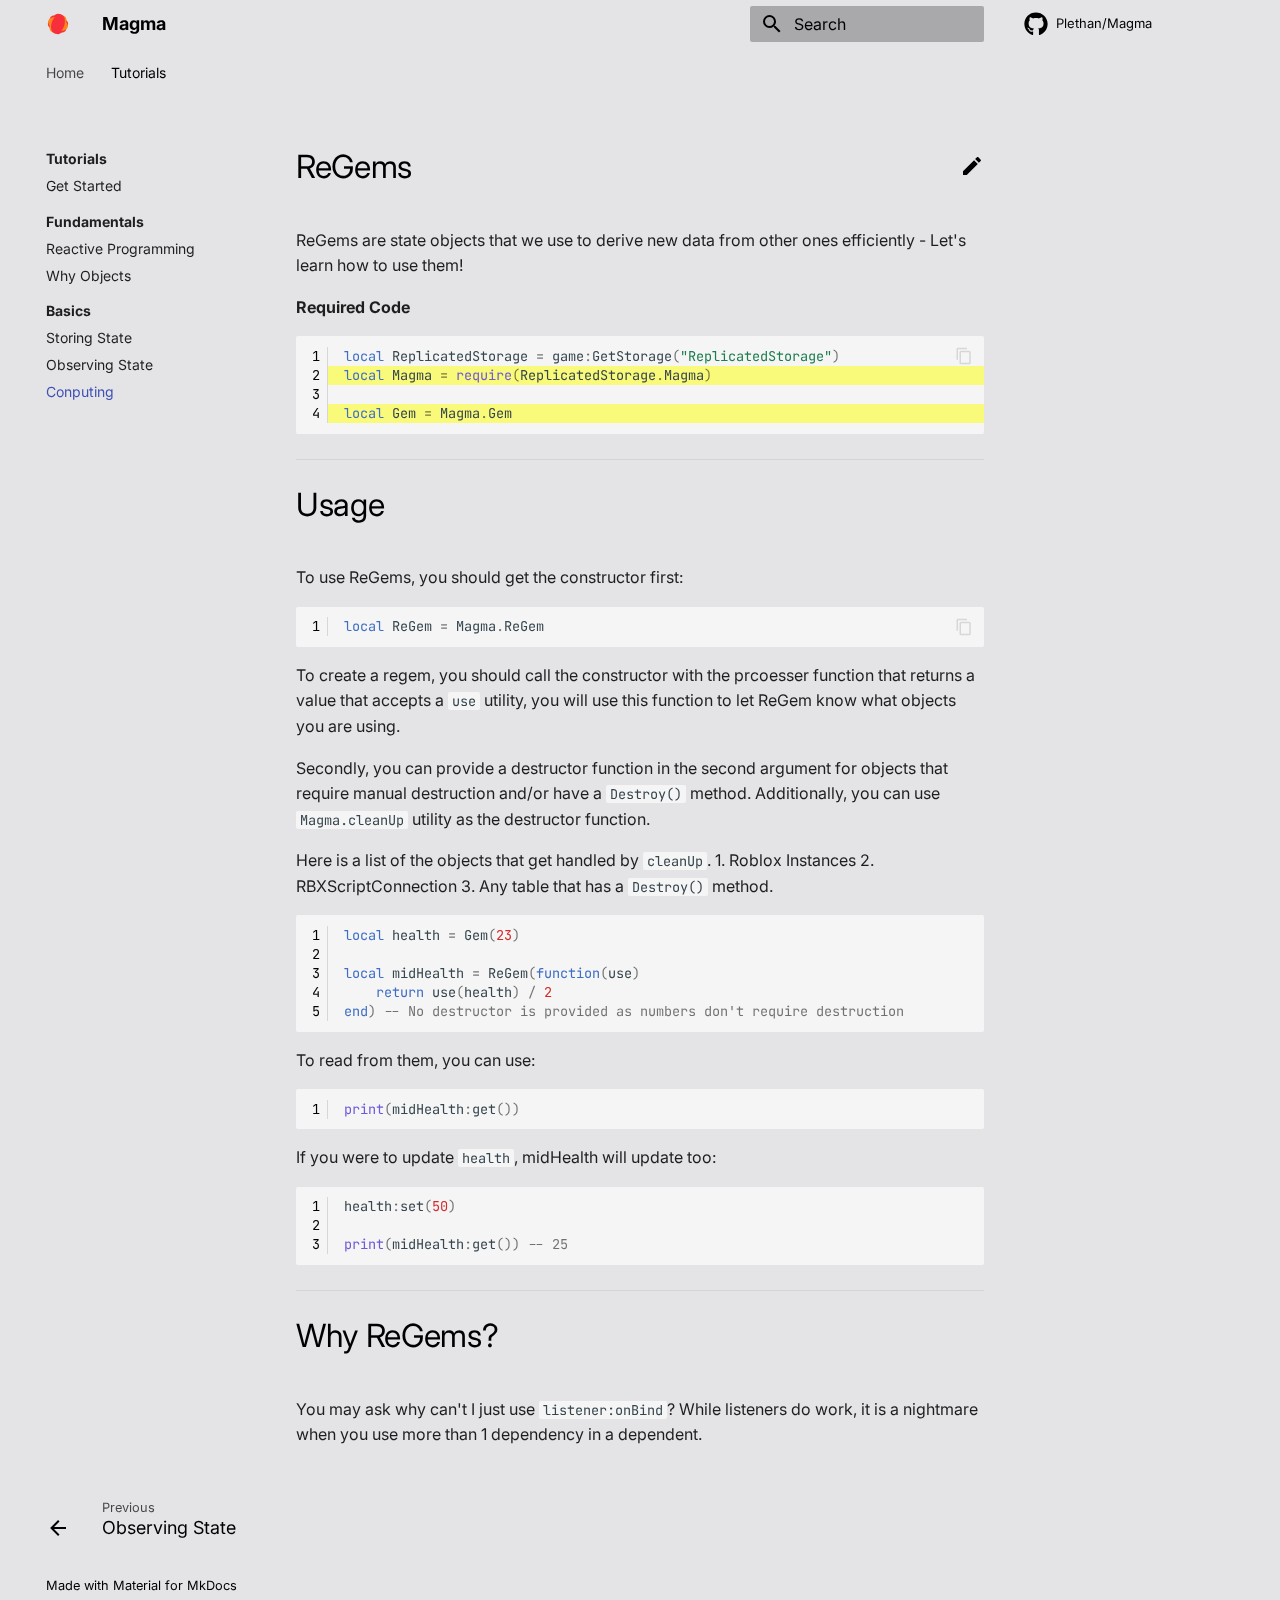
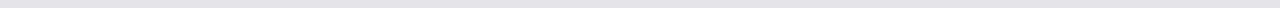
<file: site/Tutorial/Basics/ReGem/index.html>
<!doctype html>
<html lang="en" class="no-js">
  <head>
    
      <meta charset="utf-8">
      <meta name="viewport" content="width=device-width,initial-scale=1">
      
      
      
      <link rel="icon" href="../../../assets/logo.svg">
      <meta name="generator" content="mkdocs-1.3.1, mkdocs-material-8.4.1">
    
    
      
        <title>Conputing - Magma</title>
      
    
    
      <link rel="stylesheet" href="../../../assets/stylesheets/main.69437709.min.css">
      
        
        <link rel="stylesheet" href="../../../assets/stylesheets/palette.cbb835fc.min.css">
        
      
      
    
    
    
      
        
        
        <link rel="preconnect" href="https://fonts.gstatic.com" crossorigin>
        <link rel="stylesheet" href="https://fonts.googleapis.com/css?family=Inter:300,300i,400,400i,700,700i%7CJetBrains+Mono:400,400i,700,700i&display=fallback">
        <style>:root{--md-text-font:"Inter";--md-code-font:"JetBrains Mono"}</style>
      
    
    
      <link rel="stylesheet" href="../../../assets/extra.css">
    
    <script>__md_scope=new URL("../../..",location),__md_hash=e=>[...e].reduce((e,_)=>(e<<5)-e+_.charCodeAt(0),0),__md_get=(e,_=localStorage,t=__md_scope)=>JSON.parse(_.getItem(t.pathname+"."+e)),__md_set=(e,_,t=localStorage,a=__md_scope)=>{try{t.setItem(a.pathname+"."+e,JSON.stringify(_))}catch(e){}}</script>
    
      

    
    
  </head>
  
  
    
    
    
    
    
    <body dir="ltr" data-md-color-scheme="magma-white" data-md-color-primary="" data-md-color-accent="">
  
    
    
    <input class="md-toggle" data-md-toggle="drawer" type="checkbox" id="__drawer" autocomplete="off">
    <input class="md-toggle" data-md-toggle="search" type="checkbox" id="__search" autocomplete="off">
    <label class="md-overlay" for="__drawer"></label>
    <div data-md-component="skip">
      
        
        <a href="#regems" class="md-skip">
          Skip to content
        </a>
      
    </div>
    <div data-md-component="announce">
      
    </div>
    
    
      

<header class="md-header" data-md-component="header">
  <nav class="md-header__inner md-grid" aria-label="Header">
    <a href="../../.." title="Magma" class="md-header__button md-logo" aria-label="Magma" data-md-component="logo">
      
  <img src="../../../assets/logo.svg" alt="logo">

    </a>
    <label class="md-header__button md-icon" for="__drawer">
      <svg xmlns="http://www.w3.org/2000/svg" viewBox="0 0 24 24"><path d="M3 6h18v2H3V6m0 5h18v2H3v-2m0 5h18v2H3v-2Z"/></svg>
    </label>
    <div class="md-header__title" data-md-component="header-title">
      <div class="md-header__ellipsis">
        <div class="md-header__topic">
          <span class="md-ellipsis">
            Magma
          </span>
        </div>
        <div class="md-header__topic" data-md-component="header-topic">
          <span class="md-ellipsis">
            
              Conputing
            
          </span>
        </div>
      </div>
    </div>
    
    
    
      <label class="md-header__button md-icon" for="__search">
        <svg xmlns="http://www.w3.org/2000/svg" viewBox="0 0 24 24"><path d="M9.5 3A6.5 6.5 0 0 1 16 9.5c0 1.61-.59 3.09-1.56 4.23l.27.27h.79l5 5-1.5 1.5-5-5v-.79l-.27-.27A6.516 6.516 0 0 1 9.5 16 6.5 6.5 0 0 1 3 9.5 6.5 6.5 0 0 1 9.5 3m0 2C7 5 5 7 5 9.5S7 14 9.5 14 14 12 14 9.5 12 5 9.5 5Z"/></svg>
      </label>
      <div class="md-search" data-md-component="search" role="dialog">
  <label class="md-search__overlay" for="__search"></label>
  <div class="md-search__inner" role="search">
    <form class="md-search__form" name="search">
      <input type="text" class="md-search__input" name="query" aria-label="Search" placeholder="Search" autocapitalize="off" autocorrect="off" autocomplete="off" spellcheck="false" data-md-component="search-query" required>
      <label class="md-search__icon md-icon" for="__search">
        <svg xmlns="http://www.w3.org/2000/svg" viewBox="0 0 24 24"><path d="M9.5 3A6.5 6.5 0 0 1 16 9.5c0 1.61-.59 3.09-1.56 4.23l.27.27h.79l5 5-1.5 1.5-5-5v-.79l-.27-.27A6.516 6.516 0 0 1 9.5 16 6.5 6.5 0 0 1 3 9.5 6.5 6.5 0 0 1 9.5 3m0 2C7 5 5 7 5 9.5S7 14 9.5 14 14 12 14 9.5 12 5 9.5 5Z"/></svg>
        <svg xmlns="http://www.w3.org/2000/svg" viewBox="0 0 24 24"><path d="M20 11v2H8l5.5 5.5-1.42 1.42L4.16 12l7.92-7.92L13.5 5.5 8 11h12Z"/></svg>
      </label>
      <nav class="md-search__options" aria-label="Search">
        
        <button type="reset" class="md-search__icon md-icon" aria-label="Clear" tabindex="-1">
          <svg xmlns="http://www.w3.org/2000/svg" viewBox="0 0 24 24"><path d="M19 6.41 17.59 5 12 10.59 6.41 5 5 6.41 10.59 12 5 17.59 6.41 19 12 13.41 17.59 19 19 17.59 13.41 12 19 6.41Z"/></svg>
        </button>
      </nav>
      
    </form>
    <div class="md-search__output">
      <div class="md-search__scrollwrap" data-md-scrollfix>
        <div class="md-search-result" data-md-component="search-result">
          <div class="md-search-result__meta">
            Initializing search
          </div>
          <ol class="md-search-result__list"></ol>
        </div>
      </div>
    </div>
  </div>
</div>
    
    
      <div class="md-header__source">
        <a href="https://github.com/Plethan/Magma" title="Go to repository" class="md-source" data-md-component="source">
  <div class="md-source__icon md-icon">
    
    <svg xmlns="http://www.w3.org/2000/svg" viewBox="0 0 496 512"><!--! Font Awesome Free 6.1.2 by @fontawesome - https://fontawesome.com License - https://fontawesome.com/license/free (Icons: CC BY 4.0, Fonts: SIL OFL 1.1, Code: MIT License) Copyright 2022 Fonticons, Inc.--><path d="M165.9 397.4c0 2-2.3 3.6-5.2 3.6-3.3.3-5.6-1.3-5.6-3.6 0-2 2.3-3.6 5.2-3.6 3-.3 5.6 1.3 5.6 3.6zm-31.1-4.5c-.7 2 1.3 4.3 4.3 4.9 2.6 1 5.6 0 6.2-2s-1.3-4.3-4.3-5.2c-2.6-.7-5.5.3-6.2 2.3zm44.2-1.7c-2.9.7-4.9 2.6-4.6 4.9.3 2 2.9 3.3 5.9 2.6 2.9-.7 4.9-2.6 4.6-4.6-.3-1.9-3-3.2-5.9-2.9zM244.8 8C106.1 8 0 113.3 0 252c0 110.9 69.8 205.8 169.5 239.2 12.8 2.3 17.3-5.6 17.3-12.1 0-6.2-.3-40.4-.3-61.4 0 0-70 15-84.7-29.8 0 0-11.4-29.1-27.8-36.6 0 0-22.9-15.7 1.6-15.4 0 0 24.9 2 38.6 25.8 21.9 38.6 58.6 27.5 72.9 20.9 2.3-16 8.8-27.1 16-33.7-55.9-6.2-112.3-14.3-112.3-110.5 0-27.5 7.6-41.3 23.6-58.9-2.6-6.5-11.1-33.3 2.6-67.9 20.9-6.5 69 27 69 27 20-5.6 41.5-8.5 62.8-8.5s42.8 2.9 62.8 8.5c0 0 48.1-33.6 69-27 13.7 34.7 5.2 61.4 2.6 67.9 16 17.7 25.8 31.5 25.8 58.9 0 96.5-58.9 104.2-114.8 110.5 9.2 7.9 17 22.9 17 46.4 0 33.7-.3 75.4-.3 83.6 0 6.5 4.6 14.4 17.3 12.1C428.2 457.8 496 362.9 496 252 496 113.3 383.5 8 244.8 8zM97.2 352.9c-1.3 1-1 3.3.7 5.2 1.6 1.6 3.9 2.3 5.2 1 1.3-1 1-3.3-.7-5.2-1.6-1.6-3.9-2.3-5.2-1zm-10.8-8.1c-.7 1.3.3 2.9 2.3 3.9 1.6 1 3.6.7 4.3-.7.7-1.3-.3-2.9-2.3-3.9-2-.6-3.6-.3-4.3.7zm32.4 35.6c-1.6 1.3-1 4.3 1.3 6.2 2.3 2.3 5.2 2.6 6.5 1 1.3-1.3.7-4.3-1.3-6.2-2.2-2.3-5.2-2.6-6.5-1zm-11.4-14.7c-1.6 1-1.6 3.6 0 5.9 1.6 2.3 4.3 3.3 5.6 2.3 1.6-1.3 1.6-3.9 0-6.2-1.4-2.3-4-3.3-5.6-2z"/></svg>
  </div>
  <div class="md-source__repository">
    Plethan/Magma
  </div>
</a>
      </div>
    
  </nav>
  
</header>
    
    <div class="md-container" data-md-component="container">
      
      
        
          
            
<nav class="md-tabs" aria-label="Tabs" data-md-component="tabs">
  <div class="md-tabs__inner md-grid">
    <ul class="md-tabs__list">
      
        
  
  


  <li class="md-tabs__item">
    <a href="../../.." class="md-tabs__link">
      Home
    </a>
  </li>

      
        
  
  
    
  


  
  
  
    <li class="md-tabs__item">
      <a href="../../" class="md-tabs__link md-tabs__link--active">
        Tutorials
      </a>
    </li>
  

      
    </ul>
  </div>
</nav>
          
        
      
      <main class="md-main" data-md-component="main">
        <div class="md-main__inner md-grid">
          
            
              
              <div class="md-sidebar md-sidebar--primary" data-md-component="sidebar" data-md-type="navigation" >
                <div class="md-sidebar__scrollwrap">
                  <div class="md-sidebar__inner">
                    

  


<nav class="md-nav md-nav--primary md-nav--lifted" aria-label="Navigation" data-md-level="0">
  <label class="md-nav__title" for="__drawer">
    <a href="../../.." title="Magma" class="md-nav__button md-logo" aria-label="Magma" data-md-component="logo">
      
  <img src="../../../assets/logo.svg" alt="logo">

    </a>
    Magma
  </label>
  
    <div class="md-nav__source">
      <a href="https://github.com/Plethan/Magma" title="Go to repository" class="md-source" data-md-component="source">
  <div class="md-source__icon md-icon">
    
    <svg xmlns="http://www.w3.org/2000/svg" viewBox="0 0 496 512"><!--! Font Awesome Free 6.1.2 by @fontawesome - https://fontawesome.com License - https://fontawesome.com/license/free (Icons: CC BY 4.0, Fonts: SIL OFL 1.1, Code: MIT License) Copyright 2022 Fonticons, Inc.--><path d="M165.9 397.4c0 2-2.3 3.6-5.2 3.6-3.3.3-5.6-1.3-5.6-3.6 0-2 2.3-3.6 5.2-3.6 3-.3 5.6 1.3 5.6 3.6zm-31.1-4.5c-.7 2 1.3 4.3 4.3 4.9 2.6 1 5.6 0 6.2-2s-1.3-4.3-4.3-5.2c-2.6-.7-5.5.3-6.2 2.3zm44.2-1.7c-2.9.7-4.9 2.6-4.6 4.9.3 2 2.9 3.3 5.9 2.6 2.9-.7 4.9-2.6 4.6-4.6-.3-1.9-3-3.2-5.9-2.9zM244.8 8C106.1 8 0 113.3 0 252c0 110.9 69.8 205.8 169.5 239.2 12.8 2.3 17.3-5.6 17.3-12.1 0-6.2-.3-40.4-.3-61.4 0 0-70 15-84.7-29.8 0 0-11.4-29.1-27.8-36.6 0 0-22.9-15.7 1.6-15.4 0 0 24.9 2 38.6 25.8 21.9 38.6 58.6 27.5 72.9 20.9 2.3-16 8.8-27.1 16-33.7-55.9-6.2-112.3-14.3-112.3-110.5 0-27.5 7.6-41.3 23.6-58.9-2.6-6.5-11.1-33.3 2.6-67.9 20.9-6.5 69 27 69 27 20-5.6 41.5-8.5 62.8-8.5s42.8 2.9 62.8 8.5c0 0 48.1-33.6 69-27 13.7 34.7 5.2 61.4 2.6 67.9 16 17.7 25.8 31.5 25.8 58.9 0 96.5-58.9 104.2-114.8 110.5 9.2 7.9 17 22.9 17 46.4 0 33.7-.3 75.4-.3 83.6 0 6.5 4.6 14.4 17.3 12.1C428.2 457.8 496 362.9 496 252 496 113.3 383.5 8 244.8 8zM97.2 352.9c-1.3 1-1 3.3.7 5.2 1.6 1.6 3.9 2.3 5.2 1 1.3-1 1-3.3-.7-5.2-1.6-1.6-3.9-2.3-5.2-1zm-10.8-8.1c-.7 1.3.3 2.9 2.3 3.9 1.6 1 3.6.7 4.3-.7.7-1.3-.3-2.9-2.3-3.9-2-.6-3.6-.3-4.3.7zm32.4 35.6c-1.6 1.3-1 4.3 1.3 6.2 2.3 2.3 5.2 2.6 6.5 1 1.3-1.3.7-4.3-1.3-6.2-2.2-2.3-5.2-2.6-6.5-1zm-11.4-14.7c-1.6 1-1.6 3.6 0 5.9 1.6 2.3 4.3 3.3 5.6 2.3 1.6-1.3 1.6-3.9 0-6.2-1.4-2.3-4-3.3-5.6-2z"/></svg>
  </div>
  <div class="md-source__repository">
    Plethan/Magma
  </div>
</a>
    </div>
  
  <ul class="md-nav__list" data-md-scrollfix>
    
      
      
      

  
  
  
    <li class="md-nav__item">
      <a href="../../.." class="md-nav__link">
        Home
      </a>
    </li>
  

    
      
      
      

  
  
    
  
  
    
    <li class="md-nav__item md-nav__item--active md-nav__item--nested">
      
      
        <input class="md-nav__toggle md-toggle" data-md-toggle="__nav_2" type="checkbox" id="__nav_2" checked>
      
      
      
      
        <label class="md-nav__link" for="__nav_2">
          Tutorials
          <span class="md-nav__icon md-icon"></span>
        </label>
      
      <nav class="md-nav" aria-label="Tutorials" data-md-level="1">
        <label class="md-nav__title" for="__nav_2">
          <span class="md-nav__icon md-icon"></span>
          Tutorials
        </label>
        <ul class="md-nav__list" data-md-scrollfix>
          
            
              
  
  
  
    <li class="md-nav__item">
      <a href="../../" class="md-nav__link">
        Get Started
      </a>
    </li>
  

            
          
            
              
  
  
  
    
      
    
    <li class="md-nav__item md-nav__item--section md-nav__item--nested">
      
      
        <input class="md-nav__toggle md-toggle" data-md-toggle="__nav_2_2" type="checkbox" id="__nav_2_2" >
      
      
      
      
        <label class="md-nav__link" for="__nav_2_2">
          Fundamentals
          <span class="md-nav__icon md-icon"></span>
        </label>
      
      <nav class="md-nav" aria-label="Fundamentals" data-md-level="2">
        <label class="md-nav__title" for="__nav_2_2">
          <span class="md-nav__icon md-icon"></span>
          Fundamentals
        </label>
        <ul class="md-nav__list" data-md-scrollfix>
          
            
              
  
  
  
    <li class="md-nav__item">
      <a href="../../Fundamentals/reactive/" class="md-nav__link">
        Reactive Programming
      </a>
    </li>
  

            
          
            
              
  
  
  
    <li class="md-nav__item">
      <a href="../../Fundamentals/objects/" class="md-nav__link">
        Why Objects
      </a>
    </li>
  

            
          
        </ul>
      </nav>
    </li>
  

            
          
            
              
  
  
    
  
  
    
      
    
    <li class="md-nav__item md-nav__item--active md-nav__item--section md-nav__item--nested">
      
      
        <input class="md-nav__toggle md-toggle" data-md-toggle="__nav_2_3" type="checkbox" id="__nav_2_3" checked>
      
      
      
      
        <label class="md-nav__link" for="__nav_2_3">
          Basics
          <span class="md-nav__icon md-icon"></span>
        </label>
      
      <nav class="md-nav" aria-label="Basics" data-md-level="2">
        <label class="md-nav__title" for="__nav_2_3">
          <span class="md-nav__icon md-icon"></span>
          Basics
        </label>
        <ul class="md-nav__list" data-md-scrollfix>
          
            
              
  
  
  
    <li class="md-nav__item">
      <a href="../Gems/" class="md-nav__link">
        Storing State
      </a>
    </li>
  

            
          
            
              
  
  
  
    <li class="md-nav__item">
      <a href="../Listeners/" class="md-nav__link">
        Observing State
      </a>
    </li>
  

            
          
            
              
  
  
    
  
  
    <li class="md-nav__item md-nav__item--active">
      
      <input class="md-nav__toggle md-toggle" data-md-toggle="toc" type="checkbox" id="__toc">
      
      
        
      
      
      <a href="./" class="md-nav__link md-nav__link--active">
        Conputing
      </a>
      
    </li>
  

            
          
        </ul>
      </nav>
    </li>
  

            
          
        </ul>
      </nav>
    </li>
  

    
  </ul>
</nav>
                  </div>
                </div>
              </div>
            
            
              
              <div class="md-sidebar md-sidebar--secondary" data-md-component="sidebar" data-md-type="toc" >
                <div class="md-sidebar__scrollwrap">
                  <div class="md-sidebar__inner">
                    

<nav class="md-nav md-nav--secondary" aria-label="Table of contents">
  
  
  
    
  
  
</nav>
                  </div>
                </div>
              </div>
            
          
          <div class="md-content" data-md-component="content">
            <article class="md-content__inner md-typeset">
              
                
  <a href="https://github.com/Plethan/Magma/edit/master/docs/Tutorial/Basics/ReGem.md" title="Edit this page" class="md-content__button md-icon">
    <svg xmlns="http://www.w3.org/2000/svg" viewBox="0 0 24 24"><path d="M20.71 7.04c.39-.39.39-1.04 0-1.41l-2.34-2.34c-.37-.39-1.02-.39-1.41 0l-1.84 1.83 3.75 3.75M3 17.25V21h3.75L17.81 9.93l-3.75-3.75L3 17.25Z"/></svg>
  </a>



<h1 id="regems"><strong>ReGems</strong></h1>
<p>ReGems are state objects that we use to derive new data from other ones efficiently - Let's learn how to use them!</p>
<p><strong>Required Code</strong>
<div class="highlight"><table class="highlighttable"><tr><td class="linenos"><div class="linenodiv"><pre><span></span><span class="normal">1</span>
<span class="normal">2</span>
<span class="normal">3</span>
<span class="normal">4</span></pre></div></td><td class="code"><div><pre><span></span><code><span class="kd">local</span> <span class="n">ReplicatedStorage</span> <span class="o">=</span> <span class="n">game</span><span class="p">:</span><span class="n">GetStorage</span><span class="p">(</span><span class="s2">&quot;ReplicatedStorage&quot;</span><span class="p">)</span>
<span class="hll"><span class="kd">local</span> <span class="n">Magma</span> <span class="o">=</span> <span class="nb">require</span><span class="p">(</span><span class="n">ReplicatedStorage</span><span class="p">.</span><span class="n">Magma</span><span class="p">)</span>
</span>
<span class="hll"><span class="kd">local</span> <span class="n">Gem</span> <span class="o">=</span> <span class="n">Magma</span><span class="p">.</span><span class="n">Gem</span>
</span></code></pre></div></td></tr></table></div></p>
<hr />
<h1 id="usage"><strong>Usage</strong></h1>
<p>To use ReGems, you should get the constructor first:</p>
<div class="highlight"><table class="highlighttable"><tr><td class="linenos"><div class="linenodiv"><pre><span></span><span class="normal">1</span></pre></div></td><td class="code"><div><pre><span></span><code><span class="kd">local</span> <span class="n">ReGem</span> <span class="o">=</span> <span class="n">Magma</span><span class="p">.</span><span class="n">ReGem</span>
</code></pre></div></td></tr></table></div>
<p>To create a regem, you should call the constructor with the prcoesser function that returns a value that accepts a <code>use</code> utility, you will use this function to let ReGem know what objects you are using. </p>
<p>Secondly, you can provide a destructor function in the second argument for objects that require manual destruction and/or have a <code>Destroy()</code> method. Additionally, you can use <code>Magma.cleanUp</code> utility as the destructor function. </p>
<p>Here is a list of the objects that get handled by <code>cleanUp</code>.
1. Roblox Instances
2. RBXScriptConnection
3. Any table that has a <code>Destroy()</code> method.</p>
<div class="highlight"><table class="highlighttable"><tr><td class="linenos"><div class="linenodiv"><pre><span></span><span class="normal">1</span>
<span class="normal">2</span>
<span class="normal">3</span>
<span class="normal">4</span>
<span class="normal">5</span></pre></div></td><td class="code"><div><pre><span></span><code><span class="kd">local</span> <span class="n">health</span> <span class="o">=</span> <span class="n">Gem</span><span class="p">(</span><span class="mi">23</span><span class="p">)</span>

<span class="kd">local</span> <span class="n">midHealth</span> <span class="o">=</span> <span class="n">ReGem</span><span class="p">(</span><span class="kr">function</span><span class="p">(</span><span class="n">use</span><span class="p">)</span> 
    <span class="kr">return</span> <span class="n">use</span><span class="p">(</span><span class="n">health</span><span class="p">)</span> <span class="o">/</span> <span class="mi">2</span>
<span class="kr">end</span><span class="p">)</span> <span class="c1">-- No destructor is provided as numbers don&#39;t require destruction</span>
</code></pre></div></td></tr></table></div>
<p>To read from them, you can use:</p>
<div class="highlight"><table class="highlighttable"><tr><td class="linenos"><div class="linenodiv"><pre><span></span><span class="normal">1</span></pre></div></td><td class="code"><div><pre><span></span><code><span class="nb">print</span><span class="p">(</span><span class="n">midHealth</span><span class="p">:</span><span class="n">get</span><span class="p">())</span>
</code></pre></div></td></tr></table></div>
<p>If you were to update <code>health</code>, midHealth will update too:
<div class="highlight"><table class="highlighttable"><tr><td class="linenos"><div class="linenodiv"><pre><span></span><span class="normal">1</span>
<span class="normal">2</span>
<span class="normal">3</span></pre></div></td><td class="code"><div><pre><span></span><code><span class="n">health</span><span class="p">:</span><span class="n">set</span><span class="p">(</span><span class="mi">50</span><span class="p">)</span>

<span class="nb">print</span><span class="p">(</span><span class="n">midHealth</span><span class="p">:</span><span class="n">get</span><span class="p">())</span> <span class="c1">-- 25</span>
</code></pre></div></td></tr></table></div></p>
<hr />
<h1 id="why-regems"><strong>Why ReGems?</strong></h1>
<p>You may ask why can't I just use <code>listener:onBind</code>? While listeners do work, it is a nightmare when you use more than 1 dependency in a dependent.</p>




              
            </article>
            
          </div>
        </div>
        
          <a href="#" class="md-top md-icon" data-md-component="top" hidden>
            <svg xmlns="http://www.w3.org/2000/svg" viewBox="0 0 24 24"><path d="M13 20h-2V8l-5.5 5.5-1.42-1.42L12 4.16l7.92 7.92-1.42 1.42L13 8v12Z"/></svg>
            Back to top
          </a>
        
      </main>
      
        <footer class="md-footer">
  
    
    <nav class="md-footer__inner md-grid" aria-label="Footer" >
      
        
        <a href="../Listeners/" class="md-footer__link md-footer__link--prev" aria-label="Previous: Observing State" rel="prev">
          <div class="md-footer__button md-icon">
            <svg xmlns="http://www.w3.org/2000/svg" viewBox="0 0 24 24"><path d="M20 11v2H8l5.5 5.5-1.42 1.42L4.16 12l7.92-7.92L13.5 5.5 8 11h12Z"/></svg>
          </div>
          <div class="md-footer__title">
            <div class="md-ellipsis">
              <span class="md-footer__direction">
                Previous
              </span>
              Observing State
            </div>
          </div>
        </a>
      
      
    </nav>
  
  <div class="md-footer-meta md-typeset">
    <div class="md-footer-meta__inner md-grid">
      <div class="md-copyright">
  
  
    Made with
    <a href="https://squidfunk.github.io/mkdocs-material/" target="_blank" rel="noopener">
      Material for MkDocs
    </a>
  
</div>
      
    </div>
  </div>
</footer>
      
    </div>
    <div class="md-dialog" data-md-component="dialog">
      <div class="md-dialog__inner md-typeset"></div>
    </div>
    
    <script id="__config" type="application/json">{"base": "../../..", "features": ["navigation.tabs", "navigation.top", "navigation.sections"], "search": "../../../assets/javascripts/workers/search.ecf98df9.min.js", "translations": {"clipboard.copied": "Copied to clipboard", "clipboard.copy": "Copy to clipboard", "search.config.lang": "en", "search.config.pipeline": "trimmer, stopWordFilter", "search.config.separator": "[\\s\\-]+", "search.placeholder": "Search", "search.result.more.one": "1 more on this page", "search.result.more.other": "# more on this page", "search.result.none": "No matching documents", "search.result.one": "1 matching document", "search.result.other": "# matching documents", "search.result.placeholder": "Type to start searching", "search.result.term.missing": "Missing", "select.version.title": "Select version"}}</script>
    
    
      <script src="../../../assets/javascripts/bundle.9c69f0bc.min.js"></script>
      
    
  </body>
</html>
</file>
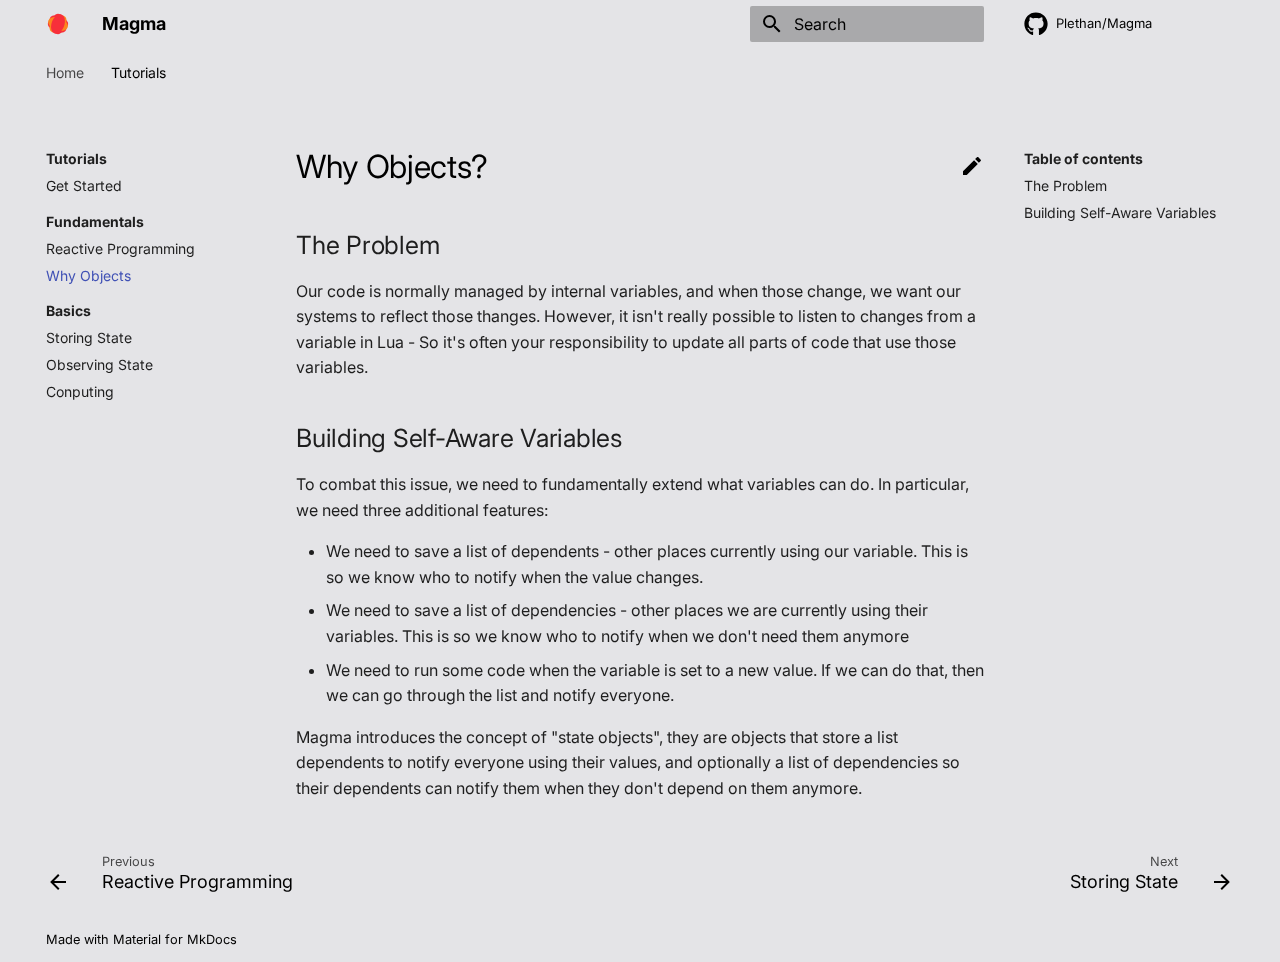
<file: site/Tutorial/Fundamentals/objects/index.html>
<!doctype html>
<html lang="en" class="no-js">
  <head>
    
      <meta charset="utf-8">
      <meta name="viewport" content="width=device-width,initial-scale=1">
      
      
      
      <link rel="icon" href="../../../assets/logo.svg">
      <meta name="generator" content="mkdocs-1.3.1, mkdocs-material-8.4.1">
    
    
      
        <title>Why Objects - Magma</title>
      
    
    
      <link rel="stylesheet" href="../../../assets/stylesheets/main.69437709.min.css">
      
        
        <link rel="stylesheet" href="../../../assets/stylesheets/palette.cbb835fc.min.css">
        
      
      
    
    
    
      
        
        
        <link rel="preconnect" href="https://fonts.gstatic.com" crossorigin>
        <link rel="stylesheet" href="https://fonts.googleapis.com/css?family=Inter:300,300i,400,400i,700,700i%7CJetBrains+Mono:400,400i,700,700i&display=fallback">
        <style>:root{--md-text-font:"Inter";--md-code-font:"JetBrains Mono"}</style>
      
    
    
      <link rel="stylesheet" href="../../../assets/extra.css">
    
    <script>__md_scope=new URL("../../..",location),__md_hash=e=>[...e].reduce((e,_)=>(e<<5)-e+_.charCodeAt(0),0),__md_get=(e,_=localStorage,t=__md_scope)=>JSON.parse(_.getItem(t.pathname+"."+e)),__md_set=(e,_,t=localStorage,a=__md_scope)=>{try{t.setItem(a.pathname+"."+e,JSON.stringify(_))}catch(e){}}</script>
    
      

    
    
  </head>
  
  
    
    
    
    
    
    <body dir="ltr" data-md-color-scheme="magma-white" data-md-color-primary="" data-md-color-accent="">
  
    
    
    <input class="md-toggle" data-md-toggle="drawer" type="checkbox" id="__drawer" autocomplete="off">
    <input class="md-toggle" data-md-toggle="search" type="checkbox" id="__search" autocomplete="off">
    <label class="md-overlay" for="__drawer"></label>
    <div data-md-component="skip">
      
        
        <a href="#why-objects" class="md-skip">
          Skip to content
        </a>
      
    </div>
    <div data-md-component="announce">
      
    </div>
    
    
      

<header class="md-header" data-md-component="header">
  <nav class="md-header__inner md-grid" aria-label="Header">
    <a href="../../.." title="Magma" class="md-header__button md-logo" aria-label="Magma" data-md-component="logo">
      
  <img src="../../../assets/logo.svg" alt="logo">

    </a>
    <label class="md-header__button md-icon" for="__drawer">
      <svg xmlns="http://www.w3.org/2000/svg" viewBox="0 0 24 24"><path d="M3 6h18v2H3V6m0 5h18v2H3v-2m0 5h18v2H3v-2Z"/></svg>
    </label>
    <div class="md-header__title" data-md-component="header-title">
      <div class="md-header__ellipsis">
        <div class="md-header__topic">
          <span class="md-ellipsis">
            Magma
          </span>
        </div>
        <div class="md-header__topic" data-md-component="header-topic">
          <span class="md-ellipsis">
            
              Why Objects
            
          </span>
        </div>
      </div>
    </div>
    
    
    
      <label class="md-header__button md-icon" for="__search">
        <svg xmlns="http://www.w3.org/2000/svg" viewBox="0 0 24 24"><path d="M9.5 3A6.5 6.5 0 0 1 16 9.5c0 1.61-.59 3.09-1.56 4.23l.27.27h.79l5 5-1.5 1.5-5-5v-.79l-.27-.27A6.516 6.516 0 0 1 9.5 16 6.5 6.5 0 0 1 3 9.5 6.5 6.5 0 0 1 9.5 3m0 2C7 5 5 7 5 9.5S7 14 9.5 14 14 12 14 9.5 12 5 9.5 5Z"/></svg>
      </label>
      <div class="md-search" data-md-component="search" role="dialog">
  <label class="md-search__overlay" for="__search"></label>
  <div class="md-search__inner" role="search">
    <form class="md-search__form" name="search">
      <input type="text" class="md-search__input" name="query" aria-label="Search" placeholder="Search" autocapitalize="off" autocorrect="off" autocomplete="off" spellcheck="false" data-md-component="search-query" required>
      <label class="md-search__icon md-icon" for="__search">
        <svg xmlns="http://www.w3.org/2000/svg" viewBox="0 0 24 24"><path d="M9.5 3A6.5 6.5 0 0 1 16 9.5c0 1.61-.59 3.09-1.56 4.23l.27.27h.79l5 5-1.5 1.5-5-5v-.79l-.27-.27A6.516 6.516 0 0 1 9.5 16 6.5 6.5 0 0 1 3 9.5 6.5 6.5 0 0 1 9.5 3m0 2C7 5 5 7 5 9.5S7 14 9.5 14 14 12 14 9.5 12 5 9.5 5Z"/></svg>
        <svg xmlns="http://www.w3.org/2000/svg" viewBox="0 0 24 24"><path d="M20 11v2H8l5.5 5.5-1.42 1.42L4.16 12l7.92-7.92L13.5 5.5 8 11h12Z"/></svg>
      </label>
      <nav class="md-search__options" aria-label="Search">
        
        <button type="reset" class="md-search__icon md-icon" aria-label="Clear" tabindex="-1">
          <svg xmlns="http://www.w3.org/2000/svg" viewBox="0 0 24 24"><path d="M19 6.41 17.59 5 12 10.59 6.41 5 5 6.41 10.59 12 5 17.59 6.41 19 12 13.41 17.59 19 19 17.59 13.41 12 19 6.41Z"/></svg>
        </button>
      </nav>
      
    </form>
    <div class="md-search__output">
      <div class="md-search__scrollwrap" data-md-scrollfix>
        <div class="md-search-result" data-md-component="search-result">
          <div class="md-search-result__meta">
            Initializing search
          </div>
          <ol class="md-search-result__list"></ol>
        </div>
      </div>
    </div>
  </div>
</div>
    
    
      <div class="md-header__source">
        <a href="https://github.com/Plethan/Magma" title="Go to repository" class="md-source" data-md-component="source">
  <div class="md-source__icon md-icon">
    
    <svg xmlns="http://www.w3.org/2000/svg" viewBox="0 0 496 512"><!--! Font Awesome Free 6.1.2 by @fontawesome - https://fontawesome.com License - https://fontawesome.com/license/free (Icons: CC BY 4.0, Fonts: SIL OFL 1.1, Code: MIT License) Copyright 2022 Fonticons, Inc.--><path d="M165.9 397.4c0 2-2.3 3.6-5.2 3.6-3.3.3-5.6-1.3-5.6-3.6 0-2 2.3-3.6 5.2-3.6 3-.3 5.6 1.3 5.6 3.6zm-31.1-4.5c-.7 2 1.3 4.3 4.3 4.9 2.6 1 5.6 0 6.2-2s-1.3-4.3-4.3-5.2c-2.6-.7-5.5.3-6.2 2.3zm44.2-1.7c-2.9.7-4.9 2.6-4.6 4.9.3 2 2.9 3.3 5.9 2.6 2.9-.7 4.9-2.6 4.6-4.6-.3-1.9-3-3.2-5.9-2.9zM244.8 8C106.1 8 0 113.3 0 252c0 110.9 69.8 205.8 169.5 239.2 12.8 2.3 17.3-5.6 17.3-12.1 0-6.2-.3-40.4-.3-61.4 0 0-70 15-84.7-29.8 0 0-11.4-29.1-27.8-36.6 0 0-22.9-15.7 1.6-15.4 0 0 24.9 2 38.6 25.8 21.9 38.6 58.6 27.5 72.9 20.9 2.3-16 8.8-27.1 16-33.7-55.9-6.2-112.3-14.3-112.3-110.5 0-27.5 7.6-41.3 23.6-58.9-2.6-6.5-11.1-33.3 2.6-67.9 20.9-6.5 69 27 69 27 20-5.6 41.5-8.5 62.8-8.5s42.8 2.9 62.8 8.5c0 0 48.1-33.6 69-27 13.7 34.7 5.2 61.4 2.6 67.9 16 17.7 25.8 31.5 25.8 58.9 0 96.5-58.9 104.2-114.8 110.5 9.2 7.9 17 22.9 17 46.4 0 33.7-.3 75.4-.3 83.6 0 6.5 4.6 14.4 17.3 12.1C428.2 457.8 496 362.9 496 252 496 113.3 383.5 8 244.8 8zM97.2 352.9c-1.3 1-1 3.3.7 5.2 1.6 1.6 3.9 2.3 5.2 1 1.3-1 1-3.3-.7-5.2-1.6-1.6-3.9-2.3-5.2-1zm-10.8-8.1c-.7 1.3.3 2.9 2.3 3.9 1.6 1 3.6.7 4.3-.7.7-1.3-.3-2.9-2.3-3.9-2-.6-3.6-.3-4.3.7zm32.4 35.6c-1.6 1.3-1 4.3 1.3 6.2 2.3 2.3 5.2 2.6 6.5 1 1.3-1.3.7-4.3-1.3-6.2-2.2-2.3-5.2-2.6-6.5-1zm-11.4-14.7c-1.6 1-1.6 3.6 0 5.9 1.6 2.3 4.3 3.3 5.6 2.3 1.6-1.3 1.6-3.9 0-6.2-1.4-2.3-4-3.3-5.6-2z"/></svg>
  </div>
  <div class="md-source__repository">
    Plethan/Magma
  </div>
</a>
      </div>
    
  </nav>
  
</header>
    
    <div class="md-container" data-md-component="container">
      
      
        
          
            
<nav class="md-tabs" aria-label="Tabs" data-md-component="tabs">
  <div class="md-tabs__inner md-grid">
    <ul class="md-tabs__list">
      
        
  
  


  <li class="md-tabs__item">
    <a href="../../.." class="md-tabs__link">
      Home
    </a>
  </li>

      
        
  
  
    
  


  
  
  
    <li class="md-tabs__item">
      <a href="../../" class="md-tabs__link md-tabs__link--active">
        Tutorials
      </a>
    </li>
  

      
    </ul>
  </div>
</nav>
          
        
      
      <main class="md-main" data-md-component="main">
        <div class="md-main__inner md-grid">
          
            
              
              <div class="md-sidebar md-sidebar--primary" data-md-component="sidebar" data-md-type="navigation" >
                <div class="md-sidebar__scrollwrap">
                  <div class="md-sidebar__inner">
                    

  


<nav class="md-nav md-nav--primary md-nav--lifted" aria-label="Navigation" data-md-level="0">
  <label class="md-nav__title" for="__drawer">
    <a href="../../.." title="Magma" class="md-nav__button md-logo" aria-label="Magma" data-md-component="logo">
      
  <img src="../../../assets/logo.svg" alt="logo">

    </a>
    Magma
  </label>
  
    <div class="md-nav__source">
      <a href="https://github.com/Plethan/Magma" title="Go to repository" class="md-source" data-md-component="source">
  <div class="md-source__icon md-icon">
    
    <svg xmlns="http://www.w3.org/2000/svg" viewBox="0 0 496 512"><!--! Font Awesome Free 6.1.2 by @fontawesome - https://fontawesome.com License - https://fontawesome.com/license/free (Icons: CC BY 4.0, Fonts: SIL OFL 1.1, Code: MIT License) Copyright 2022 Fonticons, Inc.--><path d="M165.9 397.4c0 2-2.3 3.6-5.2 3.6-3.3.3-5.6-1.3-5.6-3.6 0-2 2.3-3.6 5.2-3.6 3-.3 5.6 1.3 5.6 3.6zm-31.1-4.5c-.7 2 1.3 4.3 4.3 4.9 2.6 1 5.6 0 6.2-2s-1.3-4.3-4.3-5.2c-2.6-.7-5.5.3-6.2 2.3zm44.2-1.7c-2.9.7-4.9 2.6-4.6 4.9.3 2 2.9 3.3 5.9 2.6 2.9-.7 4.9-2.6 4.6-4.6-.3-1.9-3-3.2-5.9-2.9zM244.8 8C106.1 8 0 113.3 0 252c0 110.9 69.8 205.8 169.5 239.2 12.8 2.3 17.3-5.6 17.3-12.1 0-6.2-.3-40.4-.3-61.4 0 0-70 15-84.7-29.8 0 0-11.4-29.1-27.8-36.6 0 0-22.9-15.7 1.6-15.4 0 0 24.9 2 38.6 25.8 21.9 38.6 58.6 27.5 72.9 20.9 2.3-16 8.8-27.1 16-33.7-55.9-6.2-112.3-14.3-112.3-110.5 0-27.5 7.6-41.3 23.6-58.9-2.6-6.5-11.1-33.3 2.6-67.9 20.9-6.5 69 27 69 27 20-5.6 41.5-8.5 62.8-8.5s42.8 2.9 62.8 8.5c0 0 48.1-33.6 69-27 13.7 34.7 5.2 61.4 2.6 67.9 16 17.7 25.8 31.5 25.8 58.9 0 96.5-58.9 104.2-114.8 110.5 9.2 7.9 17 22.9 17 46.4 0 33.7-.3 75.4-.3 83.6 0 6.5 4.6 14.4 17.3 12.1C428.2 457.8 496 362.9 496 252 496 113.3 383.5 8 244.8 8zM97.2 352.9c-1.3 1-1 3.3.7 5.2 1.6 1.6 3.9 2.3 5.2 1 1.3-1 1-3.3-.7-5.2-1.6-1.6-3.9-2.3-5.2-1zm-10.8-8.1c-.7 1.3.3 2.9 2.3 3.9 1.6 1 3.6.7 4.3-.7.7-1.3-.3-2.9-2.3-3.9-2-.6-3.6-.3-4.3.7zm32.4 35.6c-1.6 1.3-1 4.3 1.3 6.2 2.3 2.3 5.2 2.6 6.5 1 1.3-1.3.7-4.3-1.3-6.2-2.2-2.3-5.2-2.6-6.5-1zm-11.4-14.7c-1.6 1-1.6 3.6 0 5.9 1.6 2.3 4.3 3.3 5.6 2.3 1.6-1.3 1.6-3.9 0-6.2-1.4-2.3-4-3.3-5.6-2z"/></svg>
  </div>
  <div class="md-source__repository">
    Plethan/Magma
  </div>
</a>
    </div>
  
  <ul class="md-nav__list" data-md-scrollfix>
    
      
      
      

  
  
  
    <li class="md-nav__item">
      <a href="../../.." class="md-nav__link">
        Home
      </a>
    </li>
  

    
      
      
      

  
  
    
  
  
    
    <li class="md-nav__item md-nav__item--active md-nav__item--nested">
      
      
        <input class="md-nav__toggle md-toggle" data-md-toggle="__nav_2" type="checkbox" id="__nav_2" checked>
      
      
      
      
        <label class="md-nav__link" for="__nav_2">
          Tutorials
          <span class="md-nav__icon md-icon"></span>
        </label>
      
      <nav class="md-nav" aria-label="Tutorials" data-md-level="1">
        <label class="md-nav__title" for="__nav_2">
          <span class="md-nav__icon md-icon"></span>
          Tutorials
        </label>
        <ul class="md-nav__list" data-md-scrollfix>
          
            
              
  
  
  
    <li class="md-nav__item">
      <a href="../../" class="md-nav__link">
        Get Started
      </a>
    </li>
  

            
          
            
              
  
  
    
  
  
    
      
    
    <li class="md-nav__item md-nav__item--active md-nav__item--section md-nav__item--nested">
      
      
        <input class="md-nav__toggle md-toggle" data-md-toggle="__nav_2_2" type="checkbox" id="__nav_2_2" checked>
      
      
      
      
        <label class="md-nav__link" for="__nav_2_2">
          Fundamentals
          <span class="md-nav__icon md-icon"></span>
        </label>
      
      <nav class="md-nav" aria-label="Fundamentals" data-md-level="2">
        <label class="md-nav__title" for="__nav_2_2">
          <span class="md-nav__icon md-icon"></span>
          Fundamentals
        </label>
        <ul class="md-nav__list" data-md-scrollfix>
          
            
              
  
  
  
    <li class="md-nav__item">
      <a href="../reactive/" class="md-nav__link">
        Reactive Programming
      </a>
    </li>
  

            
          
            
              
  
  
    
  
  
    <li class="md-nav__item md-nav__item--active">
      
      <input class="md-nav__toggle md-toggle" data-md-toggle="toc" type="checkbox" id="__toc">
      
      
        
      
      
        <label class="md-nav__link md-nav__link--active" for="__toc">
          Why Objects
          <span class="md-nav__icon md-icon"></span>
        </label>
      
      <a href="./" class="md-nav__link md-nav__link--active">
        Why Objects
      </a>
      
        

<nav class="md-nav md-nav--secondary" aria-label="Table of contents">
  
  
  
    
  
  
    <label class="md-nav__title" for="__toc">
      <span class="md-nav__icon md-icon"></span>
      Table of contents
    </label>
    <ul class="md-nav__list" data-md-component="toc" data-md-scrollfix>
      
        <li class="md-nav__item">
  <a href="#the-problem" class="md-nav__link">
    The Problem
  </a>
  
</li>
      
        <li class="md-nav__item">
  <a href="#building-self-aware-variables" class="md-nav__link">
    Building Self-Aware Variables
  </a>
  
</li>
      
    </ul>
  
</nav>
      
    </li>
  

            
          
        </ul>
      </nav>
    </li>
  

            
          
            
              
  
  
  
    
      
    
    <li class="md-nav__item md-nav__item--section md-nav__item--nested">
      
      
        <input class="md-nav__toggle md-toggle" data-md-toggle="__nav_2_3" type="checkbox" id="__nav_2_3" >
      
      
      
      
        <label class="md-nav__link" for="__nav_2_3">
          Basics
          <span class="md-nav__icon md-icon"></span>
        </label>
      
      <nav class="md-nav" aria-label="Basics" data-md-level="2">
        <label class="md-nav__title" for="__nav_2_3">
          <span class="md-nav__icon md-icon"></span>
          Basics
        </label>
        <ul class="md-nav__list" data-md-scrollfix>
          
            
              
  
  
  
    <li class="md-nav__item">
      <a href="../../Basics/Gems/" class="md-nav__link">
        Storing State
      </a>
    </li>
  

            
          
            
              
  
  
  
    <li class="md-nav__item">
      <a href="../../Basics/Listeners/" class="md-nav__link">
        Observing State
      </a>
    </li>
  

            
          
            
              
  
  
  
    <li class="md-nav__item">
      <a href="../../Basics/ReGem/" class="md-nav__link">
        Conputing
      </a>
    </li>
  

            
          
        </ul>
      </nav>
    </li>
  

            
          
        </ul>
      </nav>
    </li>
  

    
  </ul>
</nav>
                  </div>
                </div>
              </div>
            
            
              
              <div class="md-sidebar md-sidebar--secondary" data-md-component="sidebar" data-md-type="toc" >
                <div class="md-sidebar__scrollwrap">
                  <div class="md-sidebar__inner">
                    

<nav class="md-nav md-nav--secondary" aria-label="Table of contents">
  
  
  
    
  
  
    <label class="md-nav__title" for="__toc">
      <span class="md-nav__icon md-icon"></span>
      Table of contents
    </label>
    <ul class="md-nav__list" data-md-component="toc" data-md-scrollfix>
      
        <li class="md-nav__item">
  <a href="#the-problem" class="md-nav__link">
    The Problem
  </a>
  
</li>
      
        <li class="md-nav__item">
  <a href="#building-self-aware-variables" class="md-nav__link">
    Building Self-Aware Variables
  </a>
  
</li>
      
    </ul>
  
</nav>
                  </div>
                </div>
              </div>
            
          
          <div class="md-content" data-md-component="content">
            <article class="md-content__inner md-typeset">
              
                
  <a href="https://github.com/Plethan/Magma/edit/master/docs/Tutorial/Fundamentals/objects.md" title="Edit this page" class="md-content__button md-icon">
    <svg xmlns="http://www.w3.org/2000/svg" viewBox="0 0 24 24"><path d="M20.71 7.04c.39-.39.39-1.04 0-1.41l-2.34-2.34c-.37-.39-1.02-.39-1.41 0l-1.84 1.83 3.75 3.75M3 17.25V21h3.75L17.81 9.93l-3.75-3.75L3 17.25Z"/></svg>
  </a>



<h1 id="why-objects"><strong>Why Objects?</strong></h1>
<h2 id="the-problem"><strong>The Problem</strong></h2>
<p>Our code is normally managed by internal variables, and when those change, we want our systems to reflect those thanges. However, it isn't really possible to listen to changes from a variable in Lua - So it's often your responsibility to update all parts of code that use those variables.</p>
<h2 id="building-self-aware-variables"><strong>Building Self-Aware Variables</strong></h2>
<p>To combat this issue, we need to fundamentally extend what variables can do. In particular, we need three additional features:</p>
<ul>
<li>We need to save a list of dependents - other places currently using our variable. This is so we know who to notify when the value changes.</li>
<li>We need to save a list of dependencies - other places we are currently using their variables. This is so we know who to notify when we don't need them anymore</li>
<li>We need to run some code when the variable is set to a new value. If we can do that, then we can go through the list and notify everyone.</li>
</ul>
<p>Magma introduces the concept of "state objects", they are objects that store a list dependents to notify everyone using their values, and optionally a list of dependencies so their dependents can notify them when they don't depend on them anymore.</p>




              
            </article>
            
          </div>
        </div>
        
          <a href="#" class="md-top md-icon" data-md-component="top" hidden>
            <svg xmlns="http://www.w3.org/2000/svg" viewBox="0 0 24 24"><path d="M13 20h-2V8l-5.5 5.5-1.42-1.42L12 4.16l7.92 7.92-1.42 1.42L13 8v12Z"/></svg>
            Back to top
          </a>
        
      </main>
      
        <footer class="md-footer">
  
    
    <nav class="md-footer__inner md-grid" aria-label="Footer" >
      
        
        <a href="../reactive/" class="md-footer__link md-footer__link--prev" aria-label="Previous: Reactive Programming" rel="prev">
          <div class="md-footer__button md-icon">
            <svg xmlns="http://www.w3.org/2000/svg" viewBox="0 0 24 24"><path d="M20 11v2H8l5.5 5.5-1.42 1.42L4.16 12l7.92-7.92L13.5 5.5 8 11h12Z"/></svg>
          </div>
          <div class="md-footer__title">
            <div class="md-ellipsis">
              <span class="md-footer__direction">
                Previous
              </span>
              Reactive Programming
            </div>
          </div>
        </a>
      
      
        
        <a href="../../Basics/Gems/" class="md-footer__link md-footer__link--next" aria-label="Next: Storing State" rel="next">
          <div class="md-footer__title">
            <div class="md-ellipsis">
              <span class="md-footer__direction">
                Next
              </span>
              Storing State
            </div>
          </div>
          <div class="md-footer__button md-icon">
            <svg xmlns="http://www.w3.org/2000/svg" viewBox="0 0 24 24"><path d="M4 11v2h12l-5.5 5.5 1.42 1.42L19.84 12l-7.92-7.92L10.5 5.5 16 11H4Z"/></svg>
          </div>
        </a>
      
    </nav>
  
  <div class="md-footer-meta md-typeset">
    <div class="md-footer-meta__inner md-grid">
      <div class="md-copyright">
  
  
    Made with
    <a href="https://squidfunk.github.io/mkdocs-material/" target="_blank" rel="noopener">
      Material for MkDocs
    </a>
  
</div>
      
    </div>
  </div>
</footer>
      
    </div>
    <div class="md-dialog" data-md-component="dialog">
      <div class="md-dialog__inner md-typeset"></div>
    </div>
    
    <script id="__config" type="application/json">{"base": "../../..", "features": ["navigation.tabs", "navigation.top", "navigation.sections"], "search": "../../../assets/javascripts/workers/search.ecf98df9.min.js", "translations": {"clipboard.copied": "Copied to clipboard", "clipboard.copy": "Copy to clipboard", "search.config.lang": "en", "search.config.pipeline": "trimmer, stopWordFilter", "search.config.separator": "[\\s\\-]+", "search.placeholder": "Search", "search.result.more.one": "1 more on this page", "search.result.more.other": "# more on this page", "search.result.none": "No matching documents", "search.result.one": "1 matching document", "search.result.other": "# matching documents", "search.result.placeholder": "Type to start searching", "search.result.term.missing": "Missing", "select.version.title": "Select version"}}</script>
    
    
      <script src="../../../assets/javascripts/bundle.9c69f0bc.min.js"></script>
      
    
  </body>
</html>
</file>
<file: assets/extra.css>
[data-md-color-scheme="magma-white"] {

  --md-default-fg-color:               rgb(0, 0, 0);
  --md-default-fg-color--light:        rgb(0, 0, 0);
  --md-default-fg-color--lighter:      rgb(0, 0, 0);
  --md-default-fg-color--lightest:     rgba(212, 212, 212, 0.927);
  --md-default-bg-color:               rgb(228,228,231);
  --md-default-bg-color--light:        hsl(0, 0%, 100%);
  --md-default-bg-color--lighter:      hsl(0, 0%, 100%);
  --md-default-bg-color--lightest:     hsl(0, 0%, 100%);
  
  --md-primary-fg-color:               val(--md-default-bg-color);
  --md-primary-fg-color--light:        val(--md-default-bg-color);
  --md-primary-bg-color:               rgb(0,0,0);
  --md-primary-bg-color--light:        rgb(0,0,0);


  --md-accent-fg-color:                rgb(255,170,0);
  --md-accent-fg-color--transparent:   rgb(255,170,0);


  --md-footer-fg-color:                rgb(0, 0, 0);
  --md-footer-fg-color--light:         rgb(0, 0, 0);
  --md-footer-fg-color--lighter:       rgb(0, 0, 0);
  --md-footer-bg-color:                val(--md-default-bg-color);
  --md-footer-bg-color--dark:          val(--md-default-bg-color);
}
</file>
<file: site/assets/extra.css>
[data-md-color-scheme="magma-white"] {

  --md-default-fg-color:               rgb(0, 0, 0);
  --md-default-fg-color--light:        rgb(0, 0, 0);
  --md-default-fg-color--lighter:      rgb(0, 0, 0);
  --md-default-fg-color--lightest:     rgba(212, 212, 212, 0.927);
  --md-default-bg-color:               rgb(228,228,231);
  --md-default-bg-color--light:        hsl(0, 0%, 100%);
  --md-default-bg-color--lighter:      hsl(0, 0%, 100%);
  --md-default-bg-color--lightest:     hsl(0, 0%, 100%);
  
  --md-primary-fg-color:               val(--md-default-bg-color);
  --md-primary-fg-color--light:        val(--md-default-bg-color);
  --md-primary-bg-color:               rgb(0,0,0);
  --md-primary-bg-color--light:        rgb(0,0,0);

  --md-footer-fg-color:                rgb(0, 0, 0);
  --md-footer-fg-color--light:         rgb(0, 0, 0);
  --md-footer-fg-color--lighter:       rgb(0, 0, 0);
  --md-footer-bg-color:                val(--md-default-bg-color);
  --md-footer-bg-color--dark:          val(--md-default-bg-color);
}
</file>
<file: assets/stylesheets/main.69437709.min.css>
@charset "UTF-8";html{-webkit-text-size-adjust:none;-moz-text-size-adjust:none;-ms-text-size-adjust:none;text-size-adjust:none;box-sizing:border-box}*,:after,:before{box-sizing:inherit}@media (prefers-reduced-motion){*,:after,:before{transition:none!important}}body{margin:0}a,button,input,label{-webkit-tap-highlight-color:transparent}a{color:inherit;text-decoration:none}hr{border:0;box-sizing:initial;display:block;height:.05rem;overflow:visible;padding:0}small{font-size:80%}sub,sup{line-height:1em}img{border-style:none}table{border-collapse:initial;border-spacing:0}td,th{font-weight:400;vertical-align:top}button{background:transparent;border:0;font-family:inherit;font-size:inherit;margin:0;padding:0}input{border:0;outline:none}:root,[data-md-color-scheme=default]{--md-default-fg-color:rgba(0,0,0,.87);--md-default-fg-color--light:rgba(0,0,0,.54);--md-default-fg-color--lighter:rgba(0,0,0,.32);--md-default-fg-color--lightest:rgba(0,0,0,.07);--md-default-bg-color:#fff;--md-default-bg-color--light:hsla(0,0%,100%,.7);--md-default-bg-color--lighter:hsla(0,0%,100%,.3);--md-default-bg-color--lightest:hsla(0,0%,100%,.12);--md-primary-fg-color:#4051b5;--md-primary-fg-color--light:#5d6cc0;--md-primary-fg-color--dark:#303fa1;--md-primary-bg-color:#fff;--md-primary-bg-color--light:hsla(0,0%,100%,.7);--md-accent-fg-color:#526cfe;--md-accent-fg-color--transparent:rgba(82,108,254,.1);--md-accent-bg-color:#fff;--md-accent-bg-color--light:hsla(0,0%,100%,.7);--md-code-fg-color:#36464e;--md-code-bg-color:#f5f5f5;--md-code-hl-color:rgba(255,255,0,.5);--md-code-hl-number-color:#d52a2a;--md-code-hl-special-color:#db1457;--md-code-hl-function-color:#a846b9;--md-code-hl-constant-color:#6e59d9;--md-code-hl-keyword-color:#3f6ec6;--md-code-hl-string-color:#1c7d4d;--md-code-hl-name-color:var(--md-code-fg-color);--md-code-hl-operator-color:var(--md-default-fg-color--light);--md-code-hl-punctuation-color:var(--md-default-fg-color--light);--md-code-hl-comment-color:var(--md-default-fg-color--light);--md-code-hl-generic-color:var(--md-default-fg-color--light);--md-code-hl-variable-color:var(--md-default-fg-color--light);--md-typeset-color:var(--md-default-fg-color);--md-typeset-a-color:var(--md-primary-fg-color);--md-typeset-mark-color:rgba(255,255,0,.5);--md-typeset-del-color:rgba(245,80,61,.15);--md-typeset-ins-color:rgba(11,213,112,.15);--md-typeset-kbd-color:#fafafa;--md-typeset-kbd-accent-color:#fff;--md-typeset-kbd-border-color:#b8b8b8;--md-typeset-table-color:rgba(0,0,0,.12);--md-admonition-fg-color:var(--md-default-fg-color);--md-admonition-bg-color:var(--md-default-bg-color);--md-footer-fg-color:#fff;--md-footer-fg-color--light:hsla(0,0%,100%,.7);--md-footer-fg-color--lighter:hsla(0,0%,100%,.3);--md-footer-bg-color:rgba(0,0,0,.87);--md-footer-bg-color--dark:rgba(0,0,0,.32);--md-shadow-z1:0 0.2rem 0.5rem rgba(0,0,0,.05),0 0 0.05rem rgba(0,0,0,.1);--md-shadow-z2:0 0.2rem 0.5rem rgba(0,0,0,.1),0 0 0.05rem rgba(0,0,0,.25);--md-shadow-z3:0 0.2rem 0.5rem rgba(0,0,0,.2),0 0 0.05rem rgba(0,0,0,.35)}.md-icon svg{fill:currentcolor;display:block;height:1.2rem;width:1.2rem}body{-webkit-font-smoothing:antialiased;-moz-osx-font-smoothing:grayscale;--md-text-font-family:var(--md-text-font,_),-apple-system,BlinkMacSystemFont,Helvetica,Arial,sans-serif;--md-code-font-family:var(--md-code-font,_),SFMono-Regular,Consolas,Menlo,monospace}body,input{font-feature-settings:"kern","liga";font-family:var(--md-text-font-family)}body,code,input,kbd,pre{color:var(--md-typeset-color)}code,kbd,pre{font-feature-settings:"kern";font-family:var(--md-code-font-family)}:root{--md-typeset-table-sort-icon:url('data:image/svg+xml;charset=utf-8,<svg xmlns="http://www.w3.org/2000/svg" viewBox="0 0 24 24"><path d="m18 21-4-4h3V7h-3l4-4 4 4h-3v10h3M2 19v-2h10v2M2 13v-2h7v2M2 7V5h4v2H2Z"/></svg>');--md-typeset-table-sort-icon--asc:url('data:image/svg+xml;charset=utf-8,<svg xmlns="http://www.w3.org/2000/svg" viewBox="0 0 24 24"><path d="M19 17h3l-4 4-4-4h3V3h2M2 17h10v2H2M6 5v2H2V5m0 6h7v2H2v-2Z"/></svg>');--md-typeset-table-sort-icon--desc:url('data:image/svg+xml;charset=utf-8,<svg xmlns="http://www.w3.org/2000/svg" viewBox="0 0 24 24"><path d="M19 7h3l-4-4-4 4h3v14h2M2 17h10v2H2M6 5v2H2V5m0 6h7v2H2v-2Z"/></svg>')}.md-typeset{-webkit-print-color-adjust:exact;color-adjust:exact;font-size:.8rem;line-height:1.6}@media print{.md-typeset{font-size:.68rem}}.md-typeset blockquote,.md-typeset dl,.md-typeset figure,.md-typeset ol,.md-typeset pre,.md-typeset ul{margin-bottom:1em;margin-top:1em}.md-typeset h1{color:var(--md-default-fg-color--light);font-size:2em;line-height:1.3;margin:0 0 1.25em}.md-typeset h1,.md-typeset h2{font-weight:300;letter-spacing:-.01em}.md-typeset h2{font-size:1.5625em;line-height:1.4;margin:1.6em 0 .64em}.md-typeset h3{font-size:1.25em;font-weight:400;letter-spacing:-.01em;line-height:1.5;margin:1.6em 0 .8em}.md-typeset h2+h3{margin-top:.8em}.md-typeset h4{font-weight:700;letter-spacing:-.01em;margin:1em 0}.md-typeset h5,.md-typeset h6{color:var(--md-default-fg-color--light);font-size:.8em;font-weight:700;letter-spacing:-.01em;margin:1.25em 0}.md-typeset h5{text-transform:uppercase}.md-typeset hr{border-bottom:.05rem solid var(--md-default-fg-color--lightest);display:flow-root;margin:1.5em 0}.md-typeset a{color:var(--md-typeset-a-color);word-break:break-word}.md-typeset a,.md-typeset a:before{transition:color 125ms}.md-typeset a:focus,.md-typeset a:hover{color:var(--md-accent-fg-color)}.md-typeset a:focus code,.md-typeset a:hover code{background-color:var(--md-accent-fg-color--transparent)}.md-typeset a code{color:currentcolor;transition:background-color 125ms}.md-typeset a.focus-visible{outline-color:var(--md-accent-fg-color);outline-offset:.2rem}.md-typeset code,.md-typeset kbd,.md-typeset pre{color:var(--md-code-fg-color);direction:ltr}@media print{.md-typeset code,.md-typeset kbd,.md-typeset pre{white-space:pre-wrap}}.md-typeset code{background-color:var(--md-code-bg-color);border-radius:.1rem;-webkit-box-decoration-break:clone;box-decoration-break:clone;font-size:.85em;padding:0 .2941176471em;word-break:break-word}.md-typeset code:not(.focus-visible){-webkit-tap-highlight-color:transparent;outline:none}.md-typeset pre{display:flow-root;line-height:1.4;position:relative}.md-typeset pre>code{-webkit-box-decoration-break:slice;box-decoration-break:slice;box-shadow:none;display:block;margin:0;outline-color:var(--md-accent-fg-color);overflow:auto;padding:.7720588235em 1.1764705882em;scrollbar-color:var(--md-default-fg-color--lighter) transparent;scrollbar-width:thin;touch-action:auto;word-break:normal}.md-typeset pre>code:hover{scrollbar-color:var(--md-accent-fg-color) transparent}.md-typeset pre>code::-webkit-scrollbar{height:.2rem;width:.2rem}.md-typeset pre>code::-webkit-scrollbar-thumb{background-color:var(--md-default-fg-color--lighter)}.md-typeset pre>code::-webkit-scrollbar-thumb:hover{background-color:var(--md-accent-fg-color)}.md-typeset kbd{background-color:var(--md-typeset-kbd-color);border-radius:.1rem;box-shadow:0 .1rem 0 .05rem var(--md-typeset-kbd-border-color),0 .1rem 0 var(--md-typeset-kbd-border-color),0 -.1rem .2rem var(--md-typeset-kbd-accent-color) inset;color:var(--md-default-fg-color);display:inline-block;font-size:.75em;padding:0 .6666666667em;vertical-align:text-top;word-break:break-word}.md-typeset mark{background-color:var(--md-typeset-mark-color);-webkit-box-decoration-break:clone;box-decoration-break:clone;color:inherit;word-break:break-word}.md-typeset abbr{border-bottom:.05rem dotted var(--md-default-fg-color--light);cursor:help;text-decoration:none}@media (hover:none){.md-typeset abbr{position:relative}.md-typeset abbr[title]:-webkit-any(:focus,:hover):after{background-color:var(--md-default-fg-color);border-radius:.1rem;box-shadow:var(--md-shadow-z3);color:var(--md-default-bg-color);content:attr(title);display:inline-block;font-size:.7rem;margin-top:2em;max-width:80%;min-width:-webkit-max-content;min-width:max-content;padding:.2rem .3rem;position:absolute;width:auto}.md-typeset abbr[title]:-moz-any(:focus,:hover):after{background-color:var(--md-default-fg-color);border-radius:.1rem;box-shadow:var(--md-shadow-z3);color:var(--md-default-bg-color);content:attr(title);display:inline-block;font-size:.7rem;margin-top:2em;max-width:80%;min-width:-moz-max-content;min-width:max-content;padding:.2rem .3rem;position:absolute;width:auto}[dir=ltr] .md-typeset abbr[title]:-webkit-any(:focus,:hover):after{left:0}[dir=ltr] .md-typeset abbr[title]:-moz-any(:focus,:hover):after{left:0}[dir=ltr] .md-typeset abbr[title]:is(:focus,:hover):after{left:0}[dir=rtl] .md-typeset abbr[title]:-webkit-any(:focus,:hover):after{right:0}[dir=rtl] .md-typeset abbr[title]:-moz-any(:focus,:hover):after{right:0}[dir=rtl] .md-typeset abbr[title]:is(:focus,:hover):after{right:0}.md-typeset abbr[title]:is(:focus,:hover):after{background-color:var(--md-default-fg-color);border-radius:.1rem;box-shadow:var(--md-shadow-z3);color:var(--md-default-bg-color);content:attr(title);display:inline-block;font-size:.7rem;margin-top:2em;max-width:80%;min-width:-webkit-max-content;min-width:-moz-max-content;min-width:max-content;padding:.2rem .3rem;position:absolute;width:auto}}.md-typeset small{opacity:.75}[dir=ltr] .md-typeset sub,[dir=ltr] .md-typeset sup{margin-left:.078125em}[dir=rtl] .md-typeset sub,[dir=rtl] .md-typeset sup{margin-right:.078125em}[dir=ltr] .md-typeset blockquote{padding-left:.6rem}[dir=rtl] .md-typeset blockquote{padding-right:.6rem}[dir=ltr] .md-typeset blockquote{border-left:.2rem solid var(--md-default-fg-color--lighter)}[dir=rtl] .md-typeset blockquote{border-right:.2rem solid var(--md-default-fg-color--lighter)}.md-typeset blockquote{color:var(--md-default-fg-color--light);margin-left:0;margin-right:0}.md-typeset ul{list-style-type:disc}[dir=ltr] .md-typeset ol,[dir=ltr] .md-typeset ul{margin-left:.625em}[dir=rtl] .md-typeset ol,[dir=rtl] .md-typeset ul{margin-right:.625em}.md-typeset ol,.md-typeset ul{padding:0}.md-typeset ol:not([hidden]),.md-typeset ul:not([hidden]){display:flow-root}.md-typeset ol ol,.md-typeset ul ol{list-style-type:lower-alpha}.md-typeset ol ol ol,.md-typeset ul ol ol{list-style-type:lower-roman}[dir=ltr] .md-typeset ol li,[dir=ltr] .md-typeset ul li{margin-left:1.25em}[dir=rtl] .md-typeset ol li,[dir=rtl] .md-typeset ul li{margin-right:1.25em}.md-typeset ol li,.md-typeset ul li{margin-bottom:.5em}.md-typeset ol li blockquote,.md-typeset ol li p,.md-typeset ul li blockquote,.md-typeset ul li p{margin:.5em 0}.md-typeset ol li:last-child,.md-typeset ul li:last-child{margin-bottom:0}.md-typeset ol li :-webkit-any(ul,ol),.md-typeset ul li :-webkit-any(ul,ol){margin-bottom:.5em;margin-top:.5em}.md-typeset ol li :-moz-any(ul,ol),.md-typeset ul li :-moz-any(ul,ol){margin-bottom:.5em;margin-top:.5em}[dir=ltr] .md-typeset ol li :-webkit-any(ul,ol),[dir=ltr] .md-typeset ul li :-webkit-any(ul,ol){margin-left:.625em}[dir=ltr] .md-typeset ol li :-moz-any(ul,ol),[dir=ltr] .md-typeset ul li :-moz-any(ul,ol){margin-left:.625em}[dir=ltr] .md-typeset ol li :is(ul,ol),[dir=ltr] .md-typeset ul li :is(ul,ol){margin-left:.625em}[dir=rtl] .md-typeset ol li :-webkit-any(ul,ol),[dir=rtl] .md-typeset ul li :-webkit-any(ul,ol){margin-right:.625em}[dir=rtl] .md-typeset ol li :-moz-any(ul,ol),[dir=rtl] .md-typeset ul li :-moz-any(ul,ol){margin-right:.625em}[dir=rtl] .md-typeset ol li :is(ul,ol),[dir=rtl] .md-typeset ul li :is(ul,ol){margin-right:.625em}.md-typeset ol li :is(ul,ol),.md-typeset ul li :is(ul,ol){margin-bottom:.5em;margin-top:.5em}[dir=ltr] .md-typeset dd{margin-left:1.875em}[dir=rtl] .md-typeset dd{margin-right:1.875em}.md-typeset dd{margin-bottom:1.5em;margin-top:1em}.md-typeset img,.md-typeset svg,.md-typeset video{height:auto;max-width:100%}.md-typeset img[align=left]{margin:1em 1em 1em 0}.md-typeset img[align=right]{margin:1em 0 1em 1em}.md-typeset img[align]:only-child{margin-top:0}.md-typeset img[src$="#gh-dark-mode-only"],.md-typeset img[src$="#only-dark"]{display:none}.md-typeset figure{display:flow-root;margin:1em auto;max-width:100%;text-align:center;width:-webkit-fit-content;width:-moz-fit-content;width:fit-content}.md-typeset figure img{display:block}.md-typeset figcaption{font-style:italic;margin:1em auto;max-width:24rem}.md-typeset iframe{max-width:100%}.md-typeset table:not([class]){background-color:var(--md-default-bg-color);border:.05rem solid var(--md-typeset-table-color);border-radius:.1rem;display:inline-block;font-size:.64rem;max-width:100%;overflow:auto;touch-action:auto}@media print{.md-typeset table:not([class]){display:table}}.md-typeset table:not([class])+*{margin-top:1.5em}.md-typeset table:not([class]) :-webkit-any(th,td)>:first-child{margin-top:0}.md-typeset table:not([class]) :-moz-any(th,td)>:first-child{margin-top:0}.md-typeset table:not([class]) :is(th,td)>:first-child{margin-top:0}.md-typeset table:not([class]) :-webkit-any(th,td)>:last-child{margin-bottom:0}.md-typeset table:not([class]) :-moz-any(th,td)>:last-child{margin-bottom:0}.md-typeset table:not([class]) :is(th,td)>:last-child{margin-bottom:0}.md-typeset table:not([class]) :-webkit-any(th,td):not([align]){text-align:left}.md-typeset table:not([class]) :-moz-any(th,td):not([align]){text-align:left}.md-typeset table:not([class]) :is(th,td):not([align]){text-align:left}[dir=rtl] .md-typeset table:not([class]) :-webkit-any(th,td):not([align]){text-align:right}[dir=rtl] .md-typeset table:not([class]) :-moz-any(th,td):not([align]){text-align:right}[dir=rtl] .md-typeset table:not([class]) :is(th,td):not([align]){text-align:right}.md-typeset table:not([class]) th{font-weight:700;min-width:5rem;padding:.9375em 1.25em;vertical-align:top}.md-typeset table:not([class]) th a{color:inherit}.md-typeset table:not([class]) td{border-top:.05rem solid var(--md-typeset-table-color);padding:.9375em 1.25em;vertical-align:top}.md-typeset table:not([class]) tbody tr{transition:background-color 125ms}.md-typeset table:not([class]) tbody tr:hover{background-color:rgba(0,0,0,.035);box-shadow:0 .05rem 0 var(--md-default-bg-color) inset}.md-typeset table:not([class]) a{word-break:normal}.md-typeset table th[role=columnheader]{cursor:pointer}[dir=ltr] .md-typeset table th[role=columnheader]:after{margin-left:.5em}[dir=rtl] .md-typeset table th[role=columnheader]:after{margin-right:.5em}.md-typeset table th[role=columnheader]:after{content:"";display:inline-block;height:1.2em;-webkit-mask-image:var(--md-typeset-table-sort-icon);mask-image:var(--md-typeset-table-sort-icon);-webkit-mask-repeat:no-repeat;mask-repeat:no-repeat;-webkit-mask-size:contain;mask-size:contain;transition:background-color 125ms;vertical-align:text-bottom;width:1.2em}.md-typeset table th[role=columnheader]:hover:after{background-color:var(--md-default-fg-color--lighter)}.md-typeset table th[role=columnheader][aria-sort=ascending]:after{background-color:var(--md-default-fg-color--light);-webkit-mask-image:var(--md-typeset-table-sort-icon--asc);mask-image:var(--md-typeset-table-sort-icon--asc)}.md-typeset table th[role=columnheader][aria-sort=descending]:after{background-color:var(--md-default-fg-color--light);-webkit-mask-image:var(--md-typeset-table-sort-icon--desc);mask-image:var(--md-typeset-table-sort-icon--desc)}.md-typeset__scrollwrap{margin:1em -.8rem;overflow-x:auto;touch-action:auto}.md-typeset__table{display:inline-block;margin-bottom:.5em;padding:0 .8rem}@media print{.md-typeset__table{display:block}}html .md-typeset__table table{display:table;margin:0;overflow:hidden;width:100%}@media screen and (max-width:44.9375em){.md-content__inner>pre{margin:1em -.8rem}.md-content__inner>pre code{border-radius:0}}.md-banner{background-color:var(--md-footer-bg-color);color:var(--md-footer-fg-color);overflow:auto}@media print{.md-banner{display:none}}.md-banner--warning{background:var(--md-typeset-mark-color);color:var(--md-default-fg-color)}.md-banner__inner{font-size:.7rem;margin:.6rem auto;padding:0 .8rem}.md-banner__button{color:inherit;cursor:pointer;float:right;transition:opacity .25s}.md-banner__button:hover{opacity:.7}html{font-size:125%;height:100%;overflow-x:hidden}@media screen and (min-width:100em){html{font-size:137.5%}}@media screen and (min-width:125em){html{font-size:150%}}body{background-color:var(--md-default-bg-color);display:flex;flex-direction:column;font-size:.5rem;min-height:100%;position:relative;width:100%}@media print{body{display:block}}@media screen and (max-width:59.9375em){body[data-md-scrolllock]{position:fixed}}.md-grid{margin-left:auto;margin-right:auto;max-width:61rem}.md-container{display:flex;flex-direction:column;flex-grow:1}@media print{.md-container{display:block}}.md-main{flex-grow:1}.md-main__inner{display:flex;height:100%;margin-top:1.5rem}.md-ellipsis{overflow:hidden;text-overflow:ellipsis;white-space:nowrap}.md-toggle{display:none}.md-option{height:0;opacity:0;position:absolute;width:0}.md-option:checked+label:not([hidden]){display:block}.md-option.focus-visible+label{outline-color:var(--md-accent-fg-color);outline-style:auto}.md-skip{background-color:var(--md-default-fg-color);border-radius:.1rem;color:var(--md-default-bg-color);font-size:.64rem;margin:.5rem;opacity:0;outline-color:var(--md-accent-fg-color);padding:.3rem .5rem;position:fixed;transform:translateY(.4rem);z-index:-1}.md-skip:focus{opacity:1;transform:translateY(0);transition:transform .25s cubic-bezier(.4,0,.2,1),opacity 175ms 75ms;z-index:10}@page{margin:25mm}:root{--md-clipboard-icon:url('data:image/svg+xml;charset=utf-8,<svg xmlns="http://www.w3.org/2000/svg" viewBox="0 0 24 24"><path d="M19 21H8V7h11m0-2H8a2 2 0 0 0-2 2v14a2 2 0 0 0 2 2h11a2 2 0 0 0 2-2V7a2 2 0 0 0-2-2m-3-4H4a2 2 0 0 0-2 2v14h2V3h12V1Z"/></svg>')}.md-clipboard{border-radius:.1rem;color:var(--md-default-fg-color--lightest);cursor:pointer;height:1.5em;outline-color:var(--md-accent-fg-color);outline-offset:.1rem;position:absolute;right:.5em;top:.5em;transition:color .25s;width:1.5em;z-index:1}@media print{.md-clipboard{display:none}}.md-clipboard:not(.focus-visible){-webkit-tap-highlight-color:transparent;outline:none}:hover>.md-clipboard{color:var(--md-default-fg-color--light)}.md-clipboard:-webkit-any(:focus,:hover){color:var(--md-accent-fg-color)}.md-clipboard:-moz-any(:focus,:hover){color:var(--md-accent-fg-color)}.md-clipboard:is(:focus,:hover){color:var(--md-accent-fg-color)}.md-clipboard:after{background-color:currentcolor;content:"";display:block;height:1.125em;margin:0 auto;-webkit-mask-image:var(--md-clipboard-icon);mask-image:var(--md-clipboard-icon);-webkit-mask-repeat:no-repeat;mask-repeat:no-repeat;-webkit-mask-size:contain;mask-size:contain;width:1.125em}.md-clipboard--inline{cursor:pointer}.md-clipboard--inline code{transition:color .25s,background-color .25s}.md-clipboard--inline:-webkit-any(:focus,:hover) code{background-color:var(--md-accent-fg-color--transparent);color:var(--md-accent-fg-color)}.md-clipboard--inline:-moz-any(:focus,:hover) code{background-color:var(--md-accent-fg-color--transparent);color:var(--md-accent-fg-color)}.md-clipboard--inline:is(:focus,:hover) code{background-color:var(--md-accent-fg-color--transparent);color:var(--md-accent-fg-color)}@-webkit-keyframes consent{0%{opacity:0;transform:translateY(100%)}to{opacity:1;transform:translateY(0)}}@keyframes consent{0%{opacity:0;transform:translateY(100%)}to{opacity:1;transform:translateY(0)}}@-webkit-keyframes overlay{0%{opacity:0}to{opacity:1}}@keyframes overlay{0%{opacity:0}to{opacity:1}}.md-consent__overlay{-webkit-animation:overlay .25s both;animation:overlay .25s both;-webkit-backdrop-filter:blur(.1rem);backdrop-filter:blur(.1rem);background-color:rgba(0,0,0,.54);height:100%;opacity:1;position:fixed;top:0;width:100%;z-index:5}.md-consent__inner{-webkit-animation:consent .5s cubic-bezier(.1,.7,.1,1) both;animation:consent .5s cubic-bezier(.1,.7,.1,1) both;background-color:var(--md-default-bg-color);border:0;border-radius:.1rem;bottom:0;box-shadow:0 0 .2rem rgba(0,0,0,.1),0 .2rem .4rem rgba(0,0,0,.2);max-height:100%;overflow:auto;padding:0;position:fixed;width:100%;z-index:5}.md-consent__form{padding:.8rem}.md-consent__settings{display:none;margin:1em 0}input:checked+.md-consent__settings{display:block}.md-consent__controls{margin-bottom:.8rem}.md-typeset .md-consent__controls .md-button{display:inline}@media screen and (max-width:44.9375em){.md-typeset .md-consent__controls .md-button{display:block;margin-top:.4rem;text-align:center;width:100%}}.md-consent label{cursor:pointer}.md-content{flex-grow:1;min-width:0}.md-content__inner{margin:0 .8rem 1.2rem;padding-top:.6rem}@media screen and (min-width:76.25em){[dir=ltr] .md-sidebar--primary:not([hidden])~.md-content>.md-content__inner{margin-left:1.2rem}[dir=ltr] .md-sidebar--secondary:not([hidden])~.md-content>.md-content__inner,[dir=rtl] .md-sidebar--primary:not([hidden])~.md-content>.md-content__inner{margin-right:1.2rem}[dir=rtl] .md-sidebar--secondary:not([hidden])~.md-content>.md-content__inner{margin-left:1.2rem}}.md-content__inner:before{content:"";display:block;height:.4rem}.md-content__inner>:last-child{margin-bottom:0}[dir=ltr] .md-content__button{margin-left:.4rem}[dir=rtl] .md-content__button{margin-right:.4rem}.md-content__button{float:right;margin:.4rem 0;padding:0}@media print{.md-content__button{display:none}}[dir=rtl] .md-content__button{float:left}.md-typeset .md-content__button{color:var(--md-default-fg-color--lighter)}.md-content__button svg{display:inline;vertical-align:top}[dir=rtl] .md-content__button svg{transform:scaleX(-1)}[dir=ltr] .md-dialog{right:.8rem}[dir=rtl] .md-dialog{left:.8rem}.md-dialog{background-color:var(--md-default-fg-color);border-radius:.1rem;bottom:.8rem;box-shadow:var(--md-shadow-z3);min-width:11.1rem;opacity:0;padding:.4rem .6rem;pointer-events:none;position:fixed;transform:translateY(100%);transition:transform 0ms .4s,opacity .4s;z-index:4}@media print{.md-dialog{display:none}}.md-dialog--active{opacity:1;pointer-events:auto;transform:translateY(0);transition:transform .4s cubic-bezier(.075,.85,.175,1),opacity .4s}.md-dialog__inner{color:var(--md-default-bg-color);font-size:.7rem}.md-feedback{margin:2em 0 1em;text-align:center}.md-feedback fieldset{border:none;margin:0;padding:0}.md-feedback__title{font-weight:700;margin:1em auto}.md-feedback__inner{position:relative}.md-feedback__list{align-content:baseline;display:flex;flex-wrap:wrap;justify-content:center;position:relative}.md-feedback__list:hover .md-icon:not(:disabled){color:var(--md-default-fg-color--lighter)}:disabled .md-feedback__list{min-height:1.8rem}.md-feedback__icon{color:var(--md-default-fg-color--light);cursor:pointer;flex-shrink:0;margin:0 .1rem;transition:color 125ms}.md-feedback__icon:not(:disabled).md-icon:hover{color:var(--md-accent-fg-color)}.md-feedback__icon:disabled{color:var(--md-default-fg-color--lightest);pointer-events:none}.md-feedback__note{opacity:0;position:relative;transform:translateY(.4rem);transition:transform .4s cubic-bezier(.1,.7,.1,1),opacity .15s}.md-feedback__note>*{margin:0 auto;max-width:16rem}:disabled .md-feedback__note{opacity:1;transform:translateY(0)}.md-footer{background-color:var(--md-footer-bg-color);color:var(--md-footer-fg-color)}@media print{.md-footer{display:none}}.md-footer__inner{justify-content:space-between;overflow:auto;padding:.2rem}.md-footer__inner:not([hidden]){display:flex}.md-footer__link{display:flex;flex-grow:0.01;outline-color:var(--md-accent-fg-color);overflow:hidden;padding-bottom:.4rem;padding-top:1.4rem;transition:opacity .25s}.md-footer__link:-webkit-any(:focus,:hover){opacity:.7}.md-footer__link:-moz-any(:focus,:hover){opacity:.7}.md-footer__link:is(:focus,:hover){opacity:.7}[dir=rtl] .md-footer__link svg{transform:scaleX(-1)}@media screen and (max-width:44.9375em){.md-footer__link--prev .md-footer__title{display:none}}[dir=ltr] .md-footer__link--next{margin-left:auto}[dir=rtl] .md-footer__link--next{margin-right:auto}.md-footer__link--next{text-align:right}[dir=rtl] .md-footer__link--next{text-align:left}.md-footer__title{flex-grow:1;font-size:.9rem;line-height:2.4rem;max-width:calc(100% - 2.4rem);padding:0 1rem;position:relative;white-space:nowrap}.md-footer__button{margin:.2rem;padding:.4rem}.md-footer__direction{font-size:.64rem;left:0;margin-top:-1rem;opacity:.7;padding:0 1rem;position:absolute;right:0}.md-footer-meta{background-color:var(--md-footer-bg-color--dark)}.md-footer-meta__inner{display:flex;flex-wrap:wrap;justify-content:space-between;padding:.2rem}html .md-footer-meta.md-typeset a{color:var(--md-footer-fg-color--light)}html .md-footer-meta.md-typeset a:-webkit-any(:focus,:hover){color:var(--md-footer-fg-color)}html .md-footer-meta.md-typeset a:-moz-any(:focus,:hover){color:var(--md-footer-fg-color)}html .md-footer-meta.md-typeset a:is(:focus,:hover){color:var(--md-footer-fg-color)}.md-copyright{color:var(--md-footer-fg-color--lighter);font-size:.64rem;margin:auto .6rem;padding:.4rem 0;width:100%}@media screen and (min-width:45em){.md-copyright{width:auto}}.md-copyright__highlight{color:var(--md-footer-fg-color--light)}.md-social{margin:0 .4rem;padding:.2rem 0 .6rem}@media screen and (min-width:45em){.md-social{padding:.6rem 0}}.md-social__link{display:inline-block;height:1.6rem;text-align:center;width:1.6rem}.md-social__link:before{line-height:1.9}.md-social__link svg{fill:currentcolor;max-height:.8rem;vertical-align:-25%}.md-typeset .md-button{border:.1rem solid;border-radius:.1rem;color:var(--md-primary-fg-color);cursor:pointer;display:inline-block;font-weight:700;padding:.625em 2em;transition:color 125ms,background-color 125ms,border-color 125ms}.md-typeset .md-button--primary{background-color:var(--md-primary-fg-color);border-color:var(--md-primary-fg-color);color:var(--md-primary-bg-color)}.md-typeset .md-button:-webkit-any(:focus,:hover){background-color:var(--md-accent-fg-color);border-color:var(--md-accent-fg-color);color:var(--md-accent-bg-color)}.md-typeset .md-button:-moz-any(:focus,:hover){background-color:var(--md-accent-fg-color);border-color:var(--md-accent-fg-color);color:var(--md-accent-bg-color)}.md-typeset .md-button:is(:focus,:hover){background-color:var(--md-accent-fg-color);border-color:var(--md-accent-fg-color);color:var(--md-accent-bg-color)}[dir=ltr] .md-typeset .md-input{border-top-left-radius:.1rem}[dir=ltr] .md-typeset .md-input,[dir=rtl] .md-typeset .md-input{border-top-right-radius:.1rem}[dir=rtl] .md-typeset .md-input{border-top-left-radius:.1rem}.md-typeset .md-input{border-bottom:.1rem solid var(--md-default-fg-color--lighter);box-shadow:var(--md-shadow-z1);font-size:.8rem;height:1.8rem;padding:0 .6rem;transition:border .25s,box-shadow .25s}.md-typeset .md-input:-webkit-any(:focus,:hover){border-bottom-color:var(--md-accent-fg-color);box-shadow:var(--md-shadow-z2)}.md-typeset .md-input:-moz-any(:focus,:hover){border-bottom-color:var(--md-accent-fg-color);box-shadow:var(--md-shadow-z2)}.md-typeset .md-input:is(:focus,:hover){border-bottom-color:var(--md-accent-fg-color);box-shadow:var(--md-shadow-z2)}.md-typeset .md-input--stretch{width:100%}.md-header{background-color:var(--md-primary-fg-color);box-shadow:0 0 .2rem transparent,0 .2rem .4rem transparent;color:var(--md-primary-bg-color);display:block;left:0;position:-webkit-sticky;position:sticky;right:0;top:0;z-index:4}@media print{.md-header{display:none}}.md-header[hidden]{transform:translateY(-100%);transition:transform .25s cubic-bezier(.8,0,.6,1),box-shadow .25s}.md-header--shadow{box-shadow:0 0 .2rem rgba(0,0,0,.1),0 .2rem .4rem rgba(0,0,0,.2);transition:transform .25s cubic-bezier(.1,.7,.1,1),box-shadow .25s}.md-header__inner{align-items:center;display:flex;padding:0 .2rem}.md-header__button{color:currentcolor;cursor:pointer;margin:.2rem;outline-color:var(--md-accent-fg-color);padding:.4rem;position:relative;transition:opacity .25s;vertical-align:middle;z-index:1}.md-header__button:hover{opacity:.7}.md-header__button:not([hidden]){display:inline-block}.md-header__button:not(.focus-visible){-webkit-tap-highlight-color:transparent;outline:none}.md-header__button.md-logo{margin:.2rem;padding:.4rem}@media screen and (max-width:76.1875em){.md-header__button.md-logo{display:none}}.md-header__button.md-logo :-webkit-any(img,svg){fill:currentcolor;display:block;height:1.2rem;width:auto}.md-header__button.md-logo :-moz-any(img,svg){fill:currentcolor;display:block;height:1.2rem;width:auto}.md-header__button.md-logo :is(img,svg){fill:currentcolor;display:block;height:1.2rem;width:auto}@media screen and (min-width:60em){.md-header__button[for=__search]{display:none}}.no-js .md-header__button[for=__search]{display:none}[dir=rtl] .md-header__button[for=__search] svg{transform:scaleX(-1)}@media screen and (min-width:76.25em){.md-header__button[for=__drawer]{display:none}}.md-header__topic{display:flex;max-width:100%;position:absolute;transition:transform .4s cubic-bezier(.1,.7,.1,1),opacity .15s;white-space:nowrap}.md-header__topic+.md-header__topic{opacity:0;pointer-events:none;transform:translateX(1.25rem);transition:transform .4s cubic-bezier(1,.7,.1,.1),opacity .15s;z-index:-1}[dir=rtl] .md-header__topic+.md-header__topic{transform:translateX(-1.25rem)}.md-header__topic:first-child{font-weight:700}[dir=ltr] .md-header__title{margin-right:.4rem}[dir=rtl] .md-header__title{margin-left:.4rem}[dir=ltr] .md-header__title{margin-left:1rem}[dir=rtl] .md-header__title{margin-right:1rem}.md-header__title{flex-grow:1;font-size:.9rem;height:2.4rem;line-height:2.4rem}.md-header__title--active .md-header__topic{opacity:0;pointer-events:none;transform:translateX(-1.25rem);transition:transform .4s cubic-bezier(1,.7,.1,.1),opacity .15s;z-index:-1}[dir=rtl] .md-header__title--active .md-header__topic{transform:translateX(1.25rem)}.md-header__title--active .md-header__topic+.md-header__topic{opacity:1;pointer-events:auto;transform:translateX(0);transition:transform .4s cubic-bezier(.1,.7,.1,1),opacity .15s;z-index:0}.md-header__title>.md-header__ellipsis{height:100%;position:relative;width:100%}.md-header__option{display:flex;flex-shrink:0;max-width:100%;transition:max-width 0ms .25s,opacity .25s .25s;white-space:nowrap}[data-md-toggle=search]:checked~.md-header .md-header__option{max-width:0;opacity:0;transition:max-width 0ms,opacity 0ms}.md-header__source{display:none}@media screen and (min-width:60em){[dir=ltr] .md-header__source{margin-left:1rem}[dir=rtl] .md-header__source{margin-right:1rem}.md-header__source{display:block;max-width:11.7rem;width:11.7rem}}@media screen and (min-width:76.25em){[dir=ltr] .md-header__source{margin-left:1.4rem}[dir=rtl] .md-header__source{margin-right:1.4rem}}:root{--md-nav-icon--prev:url('data:image/svg+xml;charset=utf-8,<svg xmlns="http://www.w3.org/2000/svg" viewBox="0 0 24 24"><path d="M20 11v2H8l5.5 5.5-1.42 1.42L4.16 12l7.92-7.92L13.5 5.5 8 11h12Z"/></svg>');--md-nav-icon--next:url('data:image/svg+xml;charset=utf-8,<svg xmlns="http://www.w3.org/2000/svg" viewBox="0 0 24 24"><path d="M8.59 16.58 13.17 12 8.59 7.41 10 6l6 6-6 6-1.41-1.42Z"/></svg>');--md-toc-icon:url('data:image/svg+xml;charset=utf-8,<svg xmlns="http://www.w3.org/2000/svg" viewBox="0 0 24 24"><path d="M3 9h14V7H3v2m0 4h14v-2H3v2m0 4h14v-2H3v2m16 0h2v-2h-2v2m0-10v2h2V7h-2m0 6h2v-2h-2v2Z"/></svg>')}.md-nav{font-size:.7rem;line-height:1.3}.md-nav__title{display:block;font-weight:700;overflow:hidden;padding:0 .6rem;text-overflow:ellipsis}.md-nav__title .md-nav__button{display:none}.md-nav__title .md-nav__button img{height:100%;width:auto}.md-nav__title .md-nav__button.md-logo :-webkit-any(img,svg){fill:currentcolor;display:block;height:2.4rem;max-width:100%;object-fit:contain;width:auto}.md-nav__title .md-nav__button.md-logo :-moz-any(img,svg){fill:currentcolor;display:block;height:2.4rem;max-width:100%;object-fit:contain;width:auto}.md-nav__title .md-nav__button.md-logo :is(img,svg){fill:currentcolor;display:block;height:2.4rem;max-width:100%;object-fit:contain;width:auto}.md-nav__list{list-style:none;margin:0;padding:0}.md-nav__item{padding:0 .6rem}[dir=ltr] .md-nav__item .md-nav__item{padding-right:0}[dir=rtl] .md-nav__item .md-nav__item{padding-left:0}.md-nav__link{align-items:center;cursor:pointer;display:flex;justify-content:space-between;margin-top:.625em;overflow:hidden;scroll-snap-align:start;text-overflow:ellipsis;transition:color 125ms}.md-nav__link--passed{color:var(--md-default-fg-color--light)}.md-nav__item .md-nav__link--active{color:var(--md-typeset-a-color)}.md-nav__item .md-nav__link--index [href]{width:100%}.md-nav__link:-webkit-any(:focus,:hover){color:var(--md-accent-fg-color)}.md-nav__link:-moz-any(:focus,:hover){color:var(--md-accent-fg-color)}.md-nav__link:is(:focus,:hover){color:var(--md-accent-fg-color)}.md-nav__link.focus-visible{outline-color:var(--md-accent-fg-color);outline-offset:.2rem}.md-nav--primary .md-nav__link[for=__toc]{display:none}.md-nav--primary .md-nav__link[for=__toc] .md-icon:after{background-color:currentcolor;display:block;height:100%;-webkit-mask-image:var(--md-toc-icon);mask-image:var(--md-toc-icon);width:100%}.md-nav--primary .md-nav__link[for=__toc]~.md-nav{display:none}.md-nav__link>*{cursor:pointer;display:flex}.md-nav__icon{flex-shrink:0}.md-nav__source{display:none}@media screen and (max-width:76.1875em){.md-nav--primary,.md-nav--primary .md-nav{background-color:var(--md-default-bg-color);display:flex;flex-direction:column;height:100%;left:0;position:absolute;right:0;top:0;z-index:1}.md-nav--primary :-webkit-any(.md-nav__title,.md-nav__item){font-size:.8rem;line-height:1.5}.md-nav--primary :-moz-any(.md-nav__title,.md-nav__item){font-size:.8rem;line-height:1.5}.md-nav--primary :is(.md-nav__title,.md-nav__item){font-size:.8rem;line-height:1.5}.md-nav--primary .md-nav__title{background-color:var(--md-default-fg-color--lightest);color:var(--md-default-fg-color--light);cursor:pointer;height:5.6rem;line-height:2.4rem;padding:3rem .8rem .2rem;position:relative;white-space:nowrap}[dir=ltr] .md-nav--primary .md-nav__title .md-nav__icon{left:.4rem}[dir=rtl] .md-nav--primary .md-nav__title .md-nav__icon{right:.4rem}.md-nav--primary .md-nav__title .md-nav__icon{display:block;height:1.2rem;margin:.2rem;position:absolute;top:.4rem;width:1.2rem}.md-nav--primary .md-nav__title .md-nav__icon:after{background-color:currentcolor;content:"";display:block;height:100%;-webkit-mask-image:var(--md-nav-icon--prev);mask-image:var(--md-nav-icon--prev);-webkit-mask-repeat:no-repeat;mask-repeat:no-repeat;-webkit-mask-size:contain;mask-size:contain;width:100%}.md-nav--primary .md-nav__title~.md-nav__list{background-color:var(--md-default-bg-color);box-shadow:0 .05rem 0 var(--md-default-fg-color--lightest) inset;overflow-y:auto;-ms-scroll-snap-type:y mandatory;scroll-snap-type:y mandatory;touch-action:pan-y}.md-nav--primary .md-nav__title~.md-nav__list>:first-child{border-top:0}.md-nav--primary .md-nav__title[for=__drawer]{background-color:var(--md-primary-fg-color);color:var(--md-primary-bg-color);font-weight:700}.md-nav--primary .md-nav__title .md-logo{display:block;left:.2rem;margin:.2rem;padding:.4rem;position:absolute;right:.2rem;top:.2rem}.md-nav--primary .md-nav__list{flex:1}.md-nav--primary .md-nav__item{border-top:.05rem solid var(--md-default-fg-color--lightest);padding:0}.md-nav--primary .md-nav__item--active>.md-nav__link{color:var(--md-typeset-a-color)}.md-nav--primary .md-nav__item--active>.md-nav__link:-webkit-any(:focus,:hover){color:var(--md-accent-fg-color)}.md-nav--primary .md-nav__item--active>.md-nav__link:-moz-any(:focus,:hover){color:var(--md-accent-fg-color)}.md-nav--primary .md-nav__item--active>.md-nav__link:is(:focus,:hover){color:var(--md-accent-fg-color)}.md-nav--primary .md-nav__link{margin-top:0;padding:.6rem .8rem}[dir=ltr] .md-nav--primary .md-nav__link .md-nav__icon{margin-right:-.2rem}[dir=rtl] .md-nav--primary .md-nav__link .md-nav__icon{margin-left:-.2rem}.md-nav--primary .md-nav__link .md-nav__icon{font-size:1.2rem;height:1.2rem;width:1.2rem}.md-nav--primary .md-nav__link .md-nav__icon:after{background-color:currentcolor;content:"";display:block;height:100%;-webkit-mask-image:var(--md-nav-icon--next);mask-image:var(--md-nav-icon--next);-webkit-mask-repeat:no-repeat;mask-repeat:no-repeat;-webkit-mask-size:contain;mask-size:contain;width:100%}[dir=rtl] .md-nav--primary .md-nav__icon:after{transform:scale(-1)}.md-nav--primary .md-nav--secondary .md-nav{background-color:initial;position:static}[dir=ltr] .md-nav--primary .md-nav--secondary .md-nav .md-nav__link{padding-left:1.4rem}[dir=rtl] .md-nav--primary .md-nav--secondary .md-nav .md-nav__link{padding-right:1.4rem}[dir=ltr] .md-nav--primary .md-nav--secondary .md-nav .md-nav .md-nav__link{padding-left:2rem}[dir=rtl] .md-nav--primary .md-nav--secondary .md-nav .md-nav .md-nav__link{padding-right:2rem}[dir=ltr] .md-nav--primary .md-nav--secondary .md-nav .md-nav .md-nav .md-nav__link{padding-left:2.6rem}[dir=rtl] .md-nav--primary .md-nav--secondary .md-nav .md-nav .md-nav .md-nav__link{padding-right:2.6rem}[dir=ltr] .md-nav--primary .md-nav--secondary .md-nav .md-nav .md-nav .md-nav .md-nav__link{padding-left:3.2rem}[dir=rtl] .md-nav--primary .md-nav--secondary .md-nav .md-nav .md-nav .md-nav .md-nav__link{padding-right:3.2rem}.md-nav--secondary{background-color:initial}.md-nav__toggle~.md-nav{display:flex;opacity:0;transform:translateX(100%);transition:transform .25s cubic-bezier(.8,0,.6,1),opacity 125ms 50ms}[dir=rtl] .md-nav__toggle~.md-nav{transform:translateX(-100%)}.md-nav__toggle:checked~.md-nav{opacity:1;transform:translateX(0);transition:transform .25s cubic-bezier(.4,0,.2,1),opacity 125ms 125ms}.md-nav__toggle:checked~.md-nav>.md-nav__list{-webkit-backface-visibility:hidden;backface-visibility:hidden}}@media screen and (max-width:59.9375em){.md-nav--primary .md-nav__link[for=__toc]{display:flex}.md-nav--primary .md-nav__link[for=__toc] .md-icon:after{content:""}.md-nav--primary .md-nav__link[for=__toc]+.md-nav__link{display:none}.md-nav--primary .md-nav__link[for=__toc]~.md-nav{display:flex}.md-nav__source{background-color:var(--md-primary-fg-color--dark);color:var(--md-primary-bg-color);display:block;padding:0 .2rem}}@media screen and (min-width:60em) and (max-width:76.1875em){.md-nav--integrated .md-nav__link[for=__toc]{display:flex}.md-nav--integrated .md-nav__link[for=__toc] .md-icon:after{content:""}.md-nav--integrated .md-nav__link[for=__toc]+.md-nav__link{display:none}.md-nav--integrated .md-nav__link[for=__toc]~.md-nav{display:flex}}@media screen and (min-width:60em){.md-nav--secondary .md-nav__title[for=__toc]{scroll-snap-align:start}.md-nav--secondary .md-nav__title .md-nav__icon{display:none}}@media screen and (min-width:76.25em){.md-nav{transition:max-height .25s cubic-bezier(.86,0,.07,1)}.md-nav--primary .md-nav__title[for=__drawer]{scroll-snap-align:start}.md-nav--primary .md-nav__title .md-nav__icon,.md-nav__toggle~.md-nav{display:none}.md-nav__toggle:-webkit-any(:checked,:indeterminate)~.md-nav{display:block}.md-nav__toggle:-moz-any(:checked,:indeterminate)~.md-nav{display:block}.md-nav__toggle:is(:checked,:indeterminate)~.md-nav{display:block}.md-nav__item--nested>.md-nav>.md-nav__title{display:none}.md-nav__item--section{display:block;margin:1.25em 0}.md-nav__item--section:last-child{margin-bottom:0}.md-nav__item--section>.md-nav__link{font-weight:700;pointer-events:none}.md-nav__item--section>.md-nav__link--index [href]{pointer-events:auto}.md-nav__item--section>.md-nav__link .md-nav__icon{display:none}.md-nav__item--section>.md-nav{display:block}.md-nav__item--section>.md-nav>.md-nav__list>.md-nav__item{padding:0}.md-nav__icon{border-radius:100%;float:right;height:.9rem;transition:background-color .25s,transform .25s;width:.9rem}[dir=rtl] .md-nav__icon{float:left;transform:rotate(180deg)}.md-nav__icon:hover{background-color:var(--md-accent-fg-color--transparent)}.md-nav__icon:after{background-color:currentcolor;content:"";display:inline-block;height:100%;-webkit-mask-image:var(--md-nav-icon--next);mask-image:var(--md-nav-icon--next);-webkit-mask-repeat:no-repeat;mask-repeat:no-repeat;-webkit-mask-size:contain;mask-size:contain;vertical-align:-.1rem;width:100%}.md-nav__item--nested .md-nav__toggle:checked~.md-nav__link .md-nav__icon,.md-nav__item--nested .md-nav__toggle:indeterminate~.md-nav__link .md-nav__icon{transform:rotate(90deg)}.md-nav--lifted>.md-nav__list>.md-nav__item,.md-nav--lifted>.md-nav__list>.md-nav__item--nested,.md-nav--lifted>.md-nav__title{display:none}.md-nav--lifted>.md-nav__list>.md-nav__item--active{display:block;padding:0}.md-nav--lifted>.md-nav__list>.md-nav__item--active>.md-nav__link{font-weight:700;margin-top:0;padding:0 .6rem;pointer-events:none}.md-nav--lifted>.md-nav__list>.md-nav__item--active>.md-nav__link--index [href]{pointer-events:auto}.md-nav--lifted>.md-nav__list>.md-nav__item--active>.md-nav__link .md-nav__icon{display:none}.md-nav--lifted .md-nav[data-md-level="1"]{display:block}[dir=ltr] .md-nav--lifted .md-nav[data-md-level="1"]>.md-nav__list>.md-nav__item{padding-right:.6rem}[dir=rtl] .md-nav--lifted .md-nav[data-md-level="1"]>.md-nav__list>.md-nav__item{padding-left:.6rem}.md-nav--integrated>.md-nav__list>.md-nav__item--active:not(.md-nav__item--nested){padding:0 .6rem}.md-nav--integrated>.md-nav__list>.md-nav__item--active:not(.md-nav__item--nested)>.md-nav__link{padding:0}[dir=ltr] .md-nav--integrated>.md-nav__list>.md-nav__item--active .md-nav--secondary{border-left:.05rem solid var(--md-primary-fg-color)}[dir=rtl] .md-nav--integrated>.md-nav__list>.md-nav__item--active .md-nav--secondary{border-right:.05rem solid var(--md-primary-fg-color)}.md-nav--integrated>.md-nav__list>.md-nav__item--active .md-nav--secondary{display:block;margin-bottom:1.25em}.md-nav--integrated>.md-nav__list>.md-nav__item--active .md-nav--secondary>.md-nav__title{display:none}}:root{--md-search-result-icon:url('data:image/svg+xml;charset=utf-8,<svg xmlns="http://www.w3.org/2000/svg" viewBox="0 0 24 24"><path d="M14 2H6a2 2 0 0 0-2 2v16a2 2 0 0 0 2 2h7c-.41-.25-.8-.56-1.14-.9-.33-.33-.61-.7-.86-1.1H6V4h7v5h5v1.18c.71.16 1.39.43 2 .82V8l-6-6m6.31 16.9c1.33-2.11.69-4.9-1.4-6.22-2.11-1.33-4.91-.68-6.22 1.4-1.34 2.11-.69 4.89 1.4 6.22 1.46.93 3.32.93 4.79.02L22 23.39 23.39 22l-3.08-3.1m-3.81.1a2.5 2.5 0 0 1-2.5-2.5 2.5 2.5 0 0 1 2.5-2.5 2.5 2.5 0 0 1 2.5 2.5 2.5 2.5 0 0 1-2.5 2.5Z"/></svg>')}.md-search{position:relative}@media screen and (min-width:60em){.md-search{padding:.2rem 0}}.no-js .md-search{display:none}.md-search__overlay{opacity:0;z-index:1}@media screen and (max-width:59.9375em){[dir=ltr] .md-search__overlay{left:-2.2rem}[dir=rtl] .md-search__overlay{right:-2.2rem}.md-search__overlay{background-color:var(--md-default-bg-color);border-radius:1rem;height:2rem;overflow:hidden;pointer-events:none;position:absolute;top:-1rem;transform-origin:center;transition:transform .3s .1s,opacity .2s .2s;width:2rem}[data-md-toggle=search]:checked~.md-header .md-search__overlay{opacity:1;transition:transform .4s,opacity .1s}}@media screen and (min-width:60em){[dir=ltr] .md-search__overlay{left:0}[dir=rtl] .md-search__overlay{right:0}.md-search__overlay{background-color:rgba(0,0,0,.54);cursor:pointer;height:0;position:fixed;top:0;transition:width 0ms .25s,height 0ms .25s,opacity .25s;width:0}[data-md-toggle=search]:checked~.md-header .md-search__overlay{height:200vh;opacity:1;transition:width 0ms,height 0ms,opacity .25s;width:100%}}@media screen and (max-width:29.9375em){[data-md-toggle=search]:checked~.md-header .md-search__overlay{transform:scale(45)}}@media screen and (min-width:30em) and (max-width:44.9375em){[data-md-toggle=search]:checked~.md-header .md-search__overlay{transform:scale(60)}}@media screen and (min-width:45em) and (max-width:59.9375em){[data-md-toggle=search]:checked~.md-header .md-search__overlay{transform:scale(75)}}.md-search__inner{-webkit-backface-visibility:hidden;backface-visibility:hidden}@media screen and (max-width:59.9375em){[dir=ltr] .md-search__inner{left:0}[dir=rtl] .md-search__inner{right:0}.md-search__inner{height:0;opacity:0;overflow:hidden;position:fixed;top:0;transform:translateX(5%);transition:width 0ms .3s,height 0ms .3s,transform .15s cubic-bezier(.4,0,.2,1) .15s,opacity .15s .15s;width:0;z-index:2}[dir=rtl] .md-search__inner{transform:translateX(-5%)}[data-md-toggle=search]:checked~.md-header .md-search__inner{height:100%;opacity:1;transform:translateX(0);transition:width 0ms 0ms,height 0ms 0ms,transform .15s cubic-bezier(.1,.7,.1,1) .15s,opacity .15s .15s;width:100%}}@media screen and (min-width:60em){.md-search__inner{float:right;padding:.1rem 0;position:relative;transition:width .25s cubic-bezier(.1,.7,.1,1);width:11.7rem}[dir=rtl] .md-search__inner{float:left}}@media screen and (min-width:60em) and (max-width:76.1875em){[data-md-toggle=search]:checked~.md-header .md-search__inner{width:23.4rem}}@media screen and (min-width:76.25em){[data-md-toggle=search]:checked~.md-header .md-search__inner{width:34.4rem}}.md-search__form{background-color:var(--md-default-bg-color);box-shadow:0 0 .6rem transparent;height:2.4rem;position:relative;transition:color .25s,background-color .25s;z-index:2}@media screen and (min-width:60em){.md-search__form{background-color:rgba(0,0,0,.26);border-radius:.1rem;height:1.8rem}.md-search__form:hover{background-color:hsla(0,0%,100%,.12)}}[data-md-toggle=search]:checked~.md-header .md-search__form{background-color:var(--md-default-bg-color);border-radius:.1rem .1rem 0 0;box-shadow:0 0 .6rem rgba(0,0,0,.07);color:var(--md-default-fg-color)}[dir=ltr] .md-search__input{padding-left:3.6rem;padding-right:2.2rem}[dir=rtl] .md-search__input{padding-left:2.2rem;padding-right:3.6rem}.md-search__input{background:transparent;font-size:.9rem;height:100%;position:relative;text-overflow:ellipsis;width:100%;z-index:2}.md-search__input::-ms-input-placeholder{-ms-transition:color .25s;transition:color .25s}.md-search__input::placeholder{transition:color .25s}.md-search__input::-ms-input-placeholder{color:var(--md-default-fg-color--light)}.md-search__input::placeholder,.md-search__input~.md-search__icon{color:var(--md-default-fg-color--light)}.md-search__input::-ms-clear{display:none}@media screen and (max-width:59.9375em){.md-search__input{font-size:.9rem;height:2.4rem;width:100%}}@media screen and (min-width:60em){[dir=ltr] .md-search__input{padding-left:2.2rem}[dir=rtl] .md-search__input{padding-right:2.2rem}.md-search__input{color:inherit;font-size:.8rem}.md-search__input::-ms-input-placeholder{color:var(--md-primary-bg-color--light)}.md-search__input::placeholder{color:var(--md-primary-bg-color--light)}.md-search__input+.md-search__icon{color:var(--md-primary-bg-color)}[data-md-toggle=search]:checked~.md-header .md-search__input{text-overflow:clip}[data-md-toggle=search]:checked~.md-header .md-search__input::-ms-input-placeholder{color:var(--md-default-fg-color--light)}[data-md-toggle=search]:checked~.md-header .md-search__input+.md-search__icon,[data-md-toggle=search]:checked~.md-header .md-search__input::placeholder{color:var(--md-default-fg-color--light)}}.md-search__icon{cursor:pointer;display:inline-block;height:1.2rem;transition:color .25s,opacity .25s;width:1.2rem}.md-search__icon:hover{opacity:.7}[dir=ltr] .md-search__icon[for=__search]{left:.5rem}[dir=rtl] .md-search__icon[for=__search]{right:.5rem}.md-search__icon[for=__search]{position:absolute;top:.3rem;z-index:2}[dir=rtl] .md-search__icon[for=__search] svg{transform:scaleX(-1)}@media screen and (max-width:59.9375em){[dir=ltr] .md-search__icon[for=__search]{left:.8rem}[dir=rtl] .md-search__icon[for=__search]{right:.8rem}.md-search__icon[for=__search]{top:.6rem}.md-search__icon[for=__search] svg:first-child{display:none}}@media screen and (min-width:60em){.md-search__icon[for=__search]{pointer-events:none}.md-search__icon[for=__search] svg:last-child{display:none}}[dir=ltr] .md-search__options{right:.5rem}[dir=rtl] .md-search__options{left:.5rem}.md-search__options{pointer-events:none;position:absolute;top:.3rem;z-index:2}@media screen and (max-width:59.9375em){[dir=ltr] .md-search__options{right:.8rem}[dir=rtl] .md-search__options{left:.8rem}.md-search__options{top:.6rem}}[dir=ltr] .md-search__options>*{margin-left:.2rem}[dir=rtl] .md-search__options>*{margin-right:.2rem}.md-search__options>*{color:var(--md-default-fg-color--light);opacity:0;transform:scale(.75);transition:transform .15s cubic-bezier(.1,.7,.1,1),opacity .15s}.md-search__options>:not(.focus-visible){-webkit-tap-highlight-color:transparent;outline:none}[data-md-toggle=search]:checked~.md-header .md-search__input:valid~.md-search__options>*{opacity:1;pointer-events:auto;transform:scale(1)}[data-md-toggle=search]:checked~.md-header .md-search__input:valid~.md-search__options>:hover{opacity:.7}[dir=ltr] .md-search__suggest{padding-left:3.6rem;padding-right:2.2rem}[dir=rtl] .md-search__suggest{padding-left:2.2rem;padding-right:3.6rem}.md-search__suggest{align-items:center;color:var(--md-default-fg-color--lighter);display:flex;font-size:.9rem;height:100%;opacity:0;position:absolute;top:0;transition:opacity 50ms;white-space:nowrap;width:100%}@media screen and (min-width:60em){[dir=ltr] .md-search__suggest{padding-left:2.2rem}[dir=rtl] .md-search__suggest{padding-right:2.2rem}.md-search__suggest{font-size:.8rem}}[data-md-toggle=search]:checked~.md-header .md-search__suggest{opacity:1;transition:opacity .3s .1s}[dir=ltr] .md-search__output{border-bottom-left-radius:.1rem}[dir=ltr] .md-search__output,[dir=rtl] .md-search__output{border-bottom-right-radius:.1rem}[dir=rtl] .md-search__output{border-bottom-left-radius:.1rem}.md-search__output{overflow:hidden;position:absolute;width:100%;z-index:1}@media screen and (max-width:59.9375em){.md-search__output{bottom:0;top:2.4rem}}@media screen and (min-width:60em){.md-search__output{opacity:0;top:1.9rem;transition:opacity .4s}[data-md-toggle=search]:checked~.md-header .md-search__output{box-shadow:var(--md-shadow-z3);opacity:1}}.md-search__scrollwrap{-webkit-backface-visibility:hidden;backface-visibility:hidden;background-color:var(--md-default-bg-color);height:100%;overflow-y:auto;touch-action:pan-y}@media (-webkit-max-device-pixel-ratio:1),(max-resolution:1dppx){.md-search__scrollwrap{transform:translateZ(0)}}@media screen and (min-width:60em) and (max-width:76.1875em){.md-search__scrollwrap{width:23.4rem}}@media screen and (min-width:76.25em){.md-search__scrollwrap{width:34.4rem}}@media screen and (min-width:60em){.md-search__scrollwrap{max-height:0;scrollbar-color:var(--md-default-fg-color--lighter) transparent;scrollbar-width:thin}[data-md-toggle=search]:checked~.md-header .md-search__scrollwrap{max-height:75vh}.md-search__scrollwrap:hover{scrollbar-color:var(--md-accent-fg-color) transparent}.md-search__scrollwrap::-webkit-scrollbar{height:.2rem;width:.2rem}.md-search__scrollwrap::-webkit-scrollbar-thumb{background-color:var(--md-default-fg-color--lighter)}.md-search__scrollwrap::-webkit-scrollbar-thumb:hover{background-color:var(--md-accent-fg-color)}}.md-search-result{color:var(--md-default-fg-color);word-break:break-word}.md-search-result__meta{background-color:var(--md-default-fg-color--lightest);color:var(--md-default-fg-color--light);font-size:.64rem;line-height:1.8rem;padding:0 .8rem;scroll-snap-align:start}@media screen and (min-width:60em){[dir=ltr] .md-search-result__meta{padding-left:2.2rem}[dir=rtl] .md-search-result__meta{padding-right:2.2rem}}.md-search-result__list{list-style:none;margin:0;padding:0;-webkit-user-select:none;-moz-user-select:none;-ms-user-select:none;user-select:none}.md-search-result__item{box-shadow:0 -.05rem var(--md-default-fg-color--lightest)}.md-search-result__item:first-child{box-shadow:none}.md-search-result__link{display:block;outline:none;scroll-snap-align:start;transition:background-color .25s}.md-search-result__link:-webkit-any(:focus,:hover){background-color:var(--md-accent-fg-color--transparent)}.md-search-result__link:-moz-any(:focus,:hover){background-color:var(--md-accent-fg-color--transparent)}.md-search-result__link:is(:focus,:hover){background-color:var(--md-accent-fg-color--transparent)}.md-search-result__link:last-child p:last-child{margin-bottom:.6rem}.md-search-result__more summary{color:var(--md-typeset-a-color);cursor:pointer;display:block;font-size:.64rem;outline:none;padding:.75em .8rem;scroll-snap-align:start;transition:color .25s,background-color .25s}@media screen and (min-width:60em){[dir=ltr] .md-search-result__more summary{padding-left:2.2rem}[dir=rtl] .md-search-result__more summary{padding-right:2.2rem}}.md-search-result__more summary:-webkit-any(:focus,:hover){background-color:var(--md-accent-fg-color--transparent);color:var(--md-accent-fg-color)}.md-search-result__more summary:-moz-any(:focus,:hover){background-color:var(--md-accent-fg-color--transparent);color:var(--md-accent-fg-color)}.md-search-result__more summary:is(:focus,:hover){background-color:var(--md-accent-fg-color--transparent);color:var(--md-accent-fg-color)}.md-search-result__more summary::marker{display:none}.md-search-result__more summary::-webkit-details-marker{display:none}.md-search-result__more summary~*>*{opacity:.65}.md-search-result__article{overflow:hidden;padding:0 .8rem;position:relative}@media screen and (min-width:60em){[dir=ltr] .md-search-result__article{padding-left:2.2rem}[dir=rtl] .md-search-result__article{padding-right:2.2rem}}.md-search-result__article--document .md-search-result__title{font-size:.8rem;font-weight:400;line-height:1.4;margin:.55rem 0}[dir=ltr] .md-search-result__icon{left:0}[dir=rtl] .md-search-result__icon{right:0}.md-search-result__icon{color:var(--md-default-fg-color--light);height:1.2rem;margin:.5rem;position:absolute;width:1.2rem}@media screen and (max-width:59.9375em){.md-search-result__icon{display:none}}.md-search-result__icon:after{background-color:currentcolor;content:"";display:inline-block;height:100%;-webkit-mask-image:var(--md-search-result-icon);mask-image:var(--md-search-result-icon);-webkit-mask-repeat:no-repeat;mask-repeat:no-repeat;-webkit-mask-size:contain;mask-size:contain;width:100%}[dir=rtl] .md-search-result__icon:after{transform:scaleX(-1)}.md-search-result__title{font-size:.64rem;font-weight:700;line-height:1.6;margin:.5em 0}.md-search-result__teaser{-webkit-box-orient:vertical;-webkit-line-clamp:2;color:var(--md-default-fg-color--light);display:-webkit-box;font-size:.64rem;line-height:1.6;margin:.5em 0;max-height:2rem;overflow:hidden;text-overflow:ellipsis}@media screen and (max-width:44.9375em){.md-search-result__teaser{-webkit-line-clamp:3;max-height:3rem}}@media screen and (min-width:60em) and (max-width:76.1875em){.md-search-result__teaser{-webkit-line-clamp:3;max-height:3rem}}.md-search-result__teaser mark{background-color:initial;text-decoration:underline}.md-search-result__terms{font-size:.64rem;font-style:italic;margin:.5em 0}.md-search-result mark{background-color:initial;color:var(--md-accent-fg-color)}.md-select{position:relative;z-index:1}.md-select__inner{background-color:var(--md-default-bg-color);border-radius:.1rem;box-shadow:var(--md-shadow-z2);color:var(--md-default-fg-color);left:50%;margin-top:.2rem;max-height:0;opacity:0;position:absolute;top:calc(100% - .2rem);transform:translate3d(-50%,.3rem,0);transition:transform .25s 375ms,opacity .25s .25s,max-height 0ms .5s}.md-select:-webkit-any(:focus-within,:hover) .md-select__inner{max-height:10rem;opacity:1;transform:translate3d(-50%,0,0);-webkit-transition:transform .25s cubic-bezier(.1,.7,.1,1),opacity .25s,max-height 0ms;transition:transform .25s cubic-bezier(.1,.7,.1,1),opacity .25s,max-height 0ms}.md-select:-moz-any(:focus-within,:hover) .md-select__inner{max-height:10rem;opacity:1;transform:translate3d(-50%,0,0);-moz-transition:transform .25s cubic-bezier(.1,.7,.1,1),opacity .25s,max-height 0ms;transition:transform .25s cubic-bezier(.1,.7,.1,1),opacity .25s,max-height 0ms}.md-select:is(:focus-within,:hover) .md-select__inner{max-height:10rem;opacity:1;transform:translate3d(-50%,0,0);transition:transform .25s cubic-bezier(.1,.7,.1,1),opacity .25s,max-height 0ms}.md-select__inner:after{border-bottom:.2rem solid transparent;border-bottom-color:var(--md-default-bg-color);border-left:.2rem solid transparent;border-right:.2rem solid transparent;border-top:0;content:"";height:0;left:50%;margin-left:-.2rem;margin-top:-.2rem;position:absolute;top:0;width:0}.md-select__list{border-radius:.1rem;font-size:.8rem;list-style-type:none;margin:0;max-height:inherit;overflow:auto;padding:0}.md-select__item{line-height:1.8rem}[dir=ltr] .md-select__link{padding-left:.6rem;padding-right:1.2rem}[dir=rtl] .md-select__link{padding-left:1.2rem;padding-right:.6rem}.md-select__link{cursor:pointer;display:block;outline:none;scroll-snap-align:start;transition:background-color .25s,color .25s;width:100%}.md-select__link:-webkit-any(:focus,:hover){color:var(--md-accent-fg-color)}.md-select__link:-moz-any(:focus,:hover){color:var(--md-accent-fg-color)}.md-select__link:is(:focus,:hover){color:var(--md-accent-fg-color)}.md-select__link:focus{background-color:var(--md-default-fg-color--lightest)}.md-sidebar{align-self:flex-start;flex-shrink:0;padding:1.2rem 0;position:-webkit-sticky;position:sticky;top:2.4rem;width:12.1rem}@media print{.md-sidebar{display:none}}@media screen and (max-width:76.1875em){[dir=ltr] .md-sidebar--primary{left:-12.1rem}[dir=rtl] .md-sidebar--primary{right:-12.1rem}.md-sidebar--primary{background-color:var(--md-default-bg-color);display:block;height:100%;position:fixed;top:0;transform:translateX(0);transition:transform .25s cubic-bezier(.4,0,.2,1),box-shadow .25s;width:12.1rem;z-index:5}[data-md-toggle=drawer]:checked~.md-container .md-sidebar--primary{box-shadow:var(--md-shadow-z3);transform:translateX(12.1rem)}[dir=rtl] [data-md-toggle=drawer]:checked~.md-container .md-sidebar--primary{transform:translateX(-12.1rem)}.md-sidebar--primary .md-sidebar__scrollwrap{bottom:0;left:0;margin:0;overflow:hidden;position:absolute;right:0;-ms-scroll-snap-type:none;scroll-snap-type:none;top:0}}@media screen and (min-width:76.25em){.md-sidebar{height:0}.no-js .md-sidebar{height:auto}}.md-sidebar--secondary{display:none;order:2}@media screen and (min-width:60em){.md-sidebar--secondary{height:0}.no-js .md-sidebar--secondary{height:auto}.md-sidebar--secondary:not([hidden]){display:block}.md-sidebar--secondary .md-sidebar__scrollwrap{touch-action:pan-y}}.md-sidebar__scrollwrap{-webkit-backface-visibility:hidden;backface-visibility:hidden;margin:0 .2rem;overflow-y:auto;scrollbar-color:var(--md-default-fg-color--lighter) transparent;scrollbar-width:thin}.md-sidebar__scrollwrap:hover{scrollbar-color:var(--md-accent-fg-color) transparent}.md-sidebar__scrollwrap::-webkit-scrollbar{height:.2rem;width:.2rem}.md-sidebar__scrollwrap::-webkit-scrollbar-thumb{background-color:var(--md-default-fg-color--lighter)}.md-sidebar__scrollwrap::-webkit-scrollbar-thumb:hover{background-color:var(--md-accent-fg-color)}@media screen and (max-width:76.1875em){.md-overlay{background-color:rgba(0,0,0,.54);height:0;opacity:0;position:fixed;top:0;transition:width 0ms .25s,height 0ms .25s,opacity .25s;width:0;z-index:5}[data-md-toggle=drawer]:checked~.md-overlay{height:100%;opacity:1;transition:width 0ms,height 0ms,opacity .25s;width:100%}}@-webkit-keyframes facts{0%{height:0}to{height:.65rem}}@keyframes facts{0%{height:0}to{height:.65rem}}@-webkit-keyframes fact{0%{opacity:0;transform:translateY(100%)}50%{opacity:0}to{opacity:1;transform:translateY(0)}}@keyframes fact{0%{opacity:0;transform:translateY(100%)}50%{opacity:0}to{opacity:1;transform:translateY(0)}}:root{--md-source-forks-icon:url('data:image/svg+xml;charset=utf-8,<svg xmlns="http://www.w3.org/2000/svg" viewBox="0 0 16 16"><path fill-rule="evenodd" d="M5 3.25a.75.75 0 1 1-1.5 0 .75.75 0 0 1 1.5 0zm0 2.122a2.25 2.25 0 1 0-1.5 0v.878A2.25 2.25 0 0 0 5.75 8.5h1.5v2.128a2.251 2.251 0 1 0 1.5 0V8.5h1.5a2.25 2.25 0 0 0 2.25-2.25v-.878a2.25 2.25 0 1 0-1.5 0v.878a.75.75 0 0 1-.75.75h-4.5A.75.75 0 0 1 5 6.25v-.878zm3.75 7.378a.75.75 0 1 1-1.5 0 .75.75 0 0 1 1.5 0zm3-8.75a.75.75 0 1 0 0-1.5.75.75 0 0 0 0 1.5z"/></svg>');--md-source-repositories-icon:url('data:image/svg+xml;charset=utf-8,<svg xmlns="http://www.w3.org/2000/svg" viewBox="0 0 16 16"><path fill-rule="evenodd" d="M2 2.5A2.5 2.5 0 0 1 4.5 0h8.75a.75.75 0 0 1 .75.75v12.5a.75.75 0 0 1-.75.75h-2.5a.75.75 0 1 1 0-1.5h1.75v-2h-8a1 1 0 0 0-.714 1.7.75.75 0 0 1-1.072 1.05A2.495 2.495 0 0 1 2 11.5v-9zm10.5-1V9h-8c-.356 0-.694.074-1 .208V2.5a1 1 0 0 1 1-1h8zM5 12.25v3.25a.25.25 0 0 0 .4.2l1.45-1.087a.25.25 0 0 1 .3 0L8.6 15.7a.25.25 0 0 0 .4-.2v-3.25a.25.25 0 0 0-.25-.25h-3.5a.25.25 0 0 0-.25.25z"/></svg>');--md-source-stars-icon:url('data:image/svg+xml;charset=utf-8,<svg xmlns="http://www.w3.org/2000/svg" viewBox="0 0 16 16"><path fill-rule="evenodd" d="M8 .25a.75.75 0 0 1 .673.418l1.882 3.815 4.21.612a.75.75 0 0 1 .416 1.279l-3.046 2.97.719 4.192a.75.75 0 0 1-1.088.791L8 12.347l-3.766 1.98a.75.75 0 0 1-1.088-.79l.72-4.194L.818 6.374a.75.75 0 0 1 .416-1.28l4.21-.611L7.327.668A.75.75 0 0 1 8 .25zm0 2.445L6.615 5.5a.75.75 0 0 1-.564.41l-3.097.45 2.24 2.184a.75.75 0 0 1 .216.664l-.528 3.084 2.769-1.456a.75.75 0 0 1 .698 0l2.77 1.456-.53-3.084a.75.75 0 0 1 .216-.664l2.24-2.183-3.096-.45a.75.75 0 0 1-.564-.41L8 2.694v.001z"/></svg>');--md-source-version-icon:url('data:image/svg+xml;charset=utf-8,<svg xmlns="http://www.w3.org/2000/svg" viewBox="0 0 16 16"><path fill-rule="evenodd" d="M2.5 7.775V2.75a.25.25 0 0 1 .25-.25h5.025a.25.25 0 0 1 .177.073l6.25 6.25a.25.25 0 0 1 0 .354l-5.025 5.025a.25.25 0 0 1-.354 0l-6.25-6.25a.25.25 0 0 1-.073-.177zm-1.5 0V2.75C1 1.784 1.784 1 2.75 1h5.025c.464 0 .91.184 1.238.513l6.25 6.25a1.75 1.75 0 0 1 0 2.474l-5.026 5.026a1.75 1.75 0 0 1-2.474 0l-6.25-6.25A1.75 1.75 0 0 1 1 7.775zM6 5a1 1 0 1 0 0 2 1 1 0 0 0 0-2z"/></svg>')}.md-source{-webkit-backface-visibility:hidden;backface-visibility:hidden;display:block;font-size:.65rem;line-height:1.2;outline-color:var(--md-accent-fg-color);transition:opacity .25s;white-space:nowrap}.md-source:hover{opacity:.7}.md-source__icon{display:inline-block;height:2.4rem;vertical-align:middle;width:2rem}[dir=ltr] .md-source__icon svg{margin-left:.6rem}[dir=rtl] .md-source__icon svg{margin-right:.6rem}.md-source__icon svg{margin-top:.6rem}[dir=ltr] .md-source__icon+.md-source__repository{margin-left:-2rem}[dir=rtl] .md-source__icon+.md-source__repository{margin-right:-2rem}[dir=ltr] .md-source__icon+.md-source__repository{padding-left:2rem}[dir=rtl] .md-source__icon+.md-source__repository{padding-right:2rem}[dir=ltr] .md-source__repository{margin-left:.6rem}[dir=rtl] .md-source__repository{margin-right:.6rem}.md-source__repository{display:inline-block;max-width:calc(100% - 1.2rem);overflow:hidden;text-overflow:ellipsis;vertical-align:middle}.md-source__facts{display:flex;font-size:.55rem;gap:.4rem;list-style-type:none;margin:.1rem 0 0;opacity:.75;overflow:hidden;padding:0;width:100%}.md-source__repository--active .md-source__facts{-webkit-animation:facts .25s ease-in;animation:facts .25s ease-in}.md-source__fact{overflow:hidden;text-overflow:ellipsis}.md-source__repository--active .md-source__fact{-webkit-animation:fact .4s ease-out;animation:fact .4s ease-out}[dir=ltr] .md-source__fact:before{margin-right:.1rem}[dir=rtl] .md-source__fact:before{margin-left:.1rem}.md-source__fact:before{background-color:currentcolor;content:"";display:inline-block;height:.6rem;-webkit-mask-repeat:no-repeat;mask-repeat:no-repeat;-webkit-mask-size:contain;mask-size:contain;vertical-align:text-top;width:.6rem}.md-source__fact:nth-child(1n+2){flex-shrink:0}.md-source__fact--version:before{-webkit-mask-image:var(--md-source-version-icon);mask-image:var(--md-source-version-icon)}.md-source__fact--stars:before{-webkit-mask-image:var(--md-source-stars-icon);mask-image:var(--md-source-stars-icon)}.md-source__fact--forks:before{-webkit-mask-image:var(--md-source-forks-icon);mask-image:var(--md-source-forks-icon)}.md-source__fact--repositories:before{-webkit-mask-image:var(--md-source-repositories-icon);mask-image:var(--md-source-repositories-icon)}.md-tabs{background-color:var(--md-primary-fg-color);color:var(--md-primary-bg-color);display:block;line-height:1.3;overflow:auto;width:100%;z-index:3}@media print{.md-tabs{display:none}}@media screen and (max-width:76.1875em){.md-tabs{display:none}}.md-tabs[hidden]{pointer-events:none}[dir=ltr] .md-tabs__list{margin-left:.2rem}[dir=rtl] .md-tabs__list{margin-right:.2rem}.md-tabs__list{contain:content;list-style:none;margin:0;padding:0;white-space:nowrap}.md-tabs__item{display:inline-block;height:2.4rem;padding-left:.6rem;padding-right:.6rem}.md-tabs__link{-webkit-backface-visibility:hidden;backface-visibility:hidden;display:block;font-size:.7rem;margin-top:.8rem;opacity:.7;outline-color:var(--md-accent-fg-color);outline-offset:.2rem;transition:transform .4s cubic-bezier(.1,.7,.1,1),opacity .25s}.md-tabs__link--active,.md-tabs__link:-webkit-any(:focus,:hover){color:inherit;opacity:1}.md-tabs__link--active,.md-tabs__link:-moz-any(:focus,:hover){color:inherit;opacity:1}.md-tabs__link--active,.md-tabs__link:is(:focus,:hover){color:inherit;opacity:1}.md-tabs__item:nth-child(2) .md-tabs__link{transition-delay:20ms}.md-tabs__item:nth-child(3) .md-tabs__link{transition-delay:40ms}.md-tabs__item:nth-child(4) .md-tabs__link{transition-delay:60ms}.md-tabs__item:nth-child(5) .md-tabs__link{transition-delay:80ms}.md-tabs__item:nth-child(6) .md-tabs__link{transition-delay:.1s}.md-tabs__item:nth-child(7) .md-tabs__link{transition-delay:.12s}.md-tabs__item:nth-child(8) .md-tabs__link{transition-delay:.14s}.md-tabs__item:nth-child(9) .md-tabs__link{transition-delay:.16s}.md-tabs__item:nth-child(10) .md-tabs__link{transition-delay:.18s}.md-tabs__item:nth-child(11) .md-tabs__link{transition-delay:.2s}.md-tabs__item:nth-child(12) .md-tabs__link{transition-delay:.22s}.md-tabs__item:nth-child(13) .md-tabs__link{transition-delay:.24s}.md-tabs__item:nth-child(14) .md-tabs__link{transition-delay:.26s}.md-tabs__item:nth-child(15) .md-tabs__link{transition-delay:.28s}.md-tabs__item:nth-child(16) .md-tabs__link{transition-delay:.3s}.md-tabs[hidden] .md-tabs__link{opacity:0;transform:translateY(50%);transition:transform 0ms .1s,opacity .1s}.md-tags{margin-bottom:.75em}[dir=ltr] .md-tag{margin-right:.5em}[dir=rtl] .md-tag{margin-left:.5em}.md-tag{background:var(--md-default-fg-color--lightest);border-radius:.4rem;display:inline-block;font-size:.64rem;font-weight:700;line-height:1.6;margin-bottom:.5em;padding:.3125em .9375em}.md-tag[href]{-webkit-tap-highlight-color:transparent;color:inherit;outline:none;transition:color 125ms,background-color 125ms}.md-tag[href]:focus,.md-tag[href]:hover{background-color:var(--md-accent-fg-color);color:var(--md-accent-bg-color)}[id]>.md-tag{vertical-align:text-top}@-webkit-keyframes pulse{0%{box-shadow:0 0 0 0 var(--md-default-fg-color--lightest);transform:scale(.95)}75%{box-shadow:0 0 0 .625em transparent;transform:scale(1)}to{box-shadow:0 0 0 0 transparent;transform:scale(.95)}}@keyframes pulse{0%{box-shadow:0 0 0 0 var(--md-default-fg-color--lightest);transform:scale(.95)}75%{box-shadow:0 0 0 .625em transparent;transform:scale(1)}to{box-shadow:0 0 0 0 transparent;transform:scale(.95)}}:root{--md-tooltip-width:20rem}.md-tooltip{-webkit-backface-visibility:hidden;backface-visibility:hidden;background-color:var(--md-default-bg-color);border-radius:.1rem;box-shadow:var(--md-shadow-z2);color:var(--md-default-fg-color);left:clamp(var(--md-tooltip-0,0rem) + .8rem,var(--md-tooltip-x),100vw + var(--md-tooltip-0,0rem) + .8rem - var(--md-tooltip-width) - 2 * .8rem);max-height:0;max-width:calc(100vw - 1.6rem);opacity:0;position:absolute;top:var(--md-tooltip-y);transform:translateY(-.4rem);transition:transform 0ms .25s,opacity .25s,max-height 0ms .25s,z-index .25s;width:var(--md-tooltip-width);z-index:0}:focus-within>.md-tooltip{max-height:1000%;opacity:1;transform:translateY(0);transition:transform .25s cubic-bezier(.1,.7,.1,1),opacity .25s,max-height .25s,z-index 0ms}.focus-visible>.md-tooltip{outline:var(--md-accent-fg-color) auto}.md-tooltip__inner{font-size:.64rem;padding:.8rem}.md-tooltip__inner.md-typeset>:first-child{margin-top:0}.md-tooltip__inner.md-typeset>:last-child{margin-bottom:0}.md-annotation{outline:none;white-space:normal}[dir=rtl] .md-annotation{direction:rtl}.md-annotation:not([hidden]){display:inline-block;line-height:1.325}.md-annotation:focus-within>*{z-index:2}.md-annotation__inner{font-family:var(--md-text-font-family);top:calc(var(--md-tooltip-y) + 1.2ch)}:not(:focus-within)>.md-annotation__inner{pointer-events:none;-webkit-user-select:none;-moz-user-select:none;-ms-user-select:none;user-select:none}.md-annotation__index{color:#fff;cursor:pointer;margin:0 1ch;position:relative;transition:z-index .25s;-webkit-user-select:none;-moz-user-select:none;-ms-user-select:none;user-select:none;z-index:0}.md-annotation__index:after{background-color:var(--md-default-fg-color--lighter);border-radius:2ch;content:"";height:2.2ch;left:-.126em;margin:0 -.4ch;padding:0 .4ch;position:absolute;transition:color .25s,background-color .25s;width:calc(100% + 1.2ch);width:max(2.2ch,100% + 1.2ch);z-index:-1}@media not all and (prefers-reduced-motion){[data-md-visible]>.md-annotation__index:after{-webkit-animation:pulse 2s infinite;animation:pulse 2s infinite}}:-webkit-any(:focus-within,:hover)>.md-annotation__index:after{background-color:var(--md-accent-fg-color)}:-moz-any(:focus-within,:hover)>.md-annotation__index:after{background-color:var(--md-accent-fg-color)}:is(:focus-within,:hover)>.md-annotation__index:after{background-color:var(--md-accent-fg-color)}:focus-within>.md-annotation__index:after{-webkit-animation:none;animation:none;transition:color .25s,background-color .25s}.md-annotation__index [data-md-annotation-id]{display:inline-block;line-height:90%}.md-annotation__index [data-md-annotation-id]:before{content:attr(data-md-annotation-id);display:inline-block;padding-bottom:.1em;transform:scale(1.15);transition:transform .4s cubic-bezier(.1,.7,.1,1);vertical-align:.065em}@media not print{.md-annotation__index [data-md-annotation-id]:before{content:"+"}:focus-within>.md-annotation__index [data-md-annotation-id]:before{transform:scale(1.25) rotate(45deg)}}:-webkit-any(:focus-within,:hover)>.md-annotation__index{color:var(--md-accent-bg-color)}:-moz-any(:focus-within,:hover)>.md-annotation__index{color:var(--md-accent-bg-color)}:is(:focus-within,:hover)>.md-annotation__index{color:var(--md-accent-bg-color)}:focus-within>.md-annotation__index{-webkit-animation:none;animation:none;transition:none}[dir=ltr] .md-top{margin-left:50%}[dir=rtl] .md-top{margin-right:50%}.md-top{background-color:var(--md-default-bg-color);border-radius:1.6rem;box-shadow:var(--md-shadow-z2);color:var(--md-default-fg-color--light);display:block;font-size:.7rem;outline:none;padding:.4rem .8rem;position:fixed;top:3.2rem;transform:translate(-50%);transition:color 125ms,background-color 125ms,transform 125ms cubic-bezier(.4,0,.2,1),opacity 125ms;z-index:2}@media print{.md-top{display:none}}[dir=rtl] .md-top{transform:translate(50%)}.md-top[hidden]{opacity:0;pointer-events:none;transform:translate(-50%,.2rem);transition-duration:0ms}[dir=rtl] .md-top[hidden]{transform:translate(50%,.2rem)}.md-top:-webkit-any(:focus,:hover){background-color:var(--md-accent-fg-color);color:var(--md-accent-bg-color)}.md-top:-moz-any(:focus,:hover){background-color:var(--md-accent-fg-color);color:var(--md-accent-bg-color)}.md-top:is(:focus,:hover){background-color:var(--md-accent-fg-color);color:var(--md-accent-bg-color)}.md-top svg{display:inline-block;vertical-align:-.5em}@-webkit-keyframes hoverfix{0%{pointer-events:none}}@keyframes hoverfix{0%{pointer-events:none}}:root{--md-version-icon:url('data:image/svg+xml;charset=utf-8,<svg xmlns="http://www.w3.org/2000/svg" viewBox="0 0 320 512"><!--! Font Awesome Free 6.1.2 by @fontawesome - https://fontawesome.com License - https://fontawesome.com/license/free (Icons: CC BY 4.0, Fonts: SIL OFL 1.1, Code: MIT License) Copyright 2022 Fonticons, Inc.--><path d="m310.6 246.6-127.1 128c-7.1 6.3-15.3 9.4-23.5 9.4s-16.38-3.125-22.63-9.375l-127.1-128C.224 237.5-2.516 223.7 2.438 211.8S19.07 192 32 192h255.1c12.94 0 24.62 7.781 29.58 19.75s3.12 25.75-6.08 34.85z"/></svg>')}.md-version{flex-shrink:0;font-size:.8rem;height:2.4rem}[dir=ltr] .md-version__current{margin-left:1.4rem;margin-right:.4rem}[dir=rtl] .md-version__current{margin-left:.4rem;margin-right:1.4rem}.md-version__current{color:inherit;cursor:pointer;outline:none;position:relative;top:.05rem}[dir=ltr] .md-version__current:after{margin-left:.4rem}[dir=rtl] .md-version__current:after{margin-right:.4rem}.md-version__current:after{background-color:currentcolor;content:"";display:inline-block;height:.6rem;-webkit-mask-image:var(--md-version-icon);mask-image:var(--md-version-icon);-webkit-mask-repeat:no-repeat;mask-repeat:no-repeat;width:.4rem}.md-version__list{background-color:var(--md-default-bg-color);border-radius:.1rem;box-shadow:var(--md-shadow-z2);color:var(--md-default-fg-color);list-style-type:none;margin:.2rem .8rem;max-height:0;opacity:0;overflow:auto;padding:0;position:absolute;-ms-scroll-snap-type:y mandatory;scroll-snap-type:y mandatory;top:.15rem;transition:max-height 0ms .5s,opacity .25s .25s;z-index:3}.md-version:-webkit-any(:focus-within,:hover) .md-version__list{max-height:10rem;opacity:1;-webkit-transition:max-height 0ms,opacity .25s;transition:max-height 0ms,opacity .25s}.md-version:-moz-any(:focus-within,:hover) .md-version__list{max-height:10rem;opacity:1;-moz-transition:max-height 0ms,opacity .25s;transition:max-height 0ms,opacity .25s}.md-version:is(:focus-within,:hover) .md-version__list{max-height:10rem;opacity:1;transition:max-height 0ms,opacity .25s}@media (pointer:coarse){.md-version:hover .md-version__list{-webkit-animation:hoverfix .25s forwards;animation:hoverfix .25s forwards}.md-version:focus-within .md-version__list{-webkit-animation:none;animation:none}}.md-version__item{line-height:1.8rem}[dir=ltr] .md-version__link{padding-left:.6rem;padding-right:1.2rem}[dir=rtl] .md-version__link{padding-left:1.2rem;padding-right:.6rem}.md-version__link{cursor:pointer;display:block;outline:none;scroll-snap-align:start;transition:color .25s,background-color .25s;white-space:nowrap;width:100%}.md-version__link:-webkit-any(:focus,:hover){color:var(--md-accent-fg-color)}.md-version__link:-moz-any(:focus,:hover){color:var(--md-accent-fg-color)}.md-version__link:is(:focus,:hover){color:var(--md-accent-fg-color)}.md-version__link:focus{background-color:var(--md-default-fg-color--lightest)}:root{--md-admonition-icon--note:url('data:image/svg+xml;charset=utf-8,<svg xmlns="http://www.w3.org/2000/svg" viewBox="0 0 24 24"><path d="M20.71 7.04c.39-.39.39-1.04 0-1.41l-2.34-2.34c-.37-.39-1.02-.39-1.41 0l-1.84 1.83 3.75 3.75M3 17.25V21h3.75L17.81 9.93l-3.75-3.75L3 17.25Z"/></svg>');--md-admonition-icon--abstract:url('data:image/svg+xml;charset=utf-8,<svg xmlns="http://www.w3.org/2000/svg" viewBox="0 0 24 24"><path d="M17 9H7V7h10m0 6H7v-2h10m-3 6H7v-2h7M12 3a1 1 0 0 1 1 1 1 1 0 0 1-1 1 1 1 0 0 1-1-1 1 1 0 0 1 1-1m7 0h-4.18C14.4 1.84 13.3 1 12 1c-1.3 0-2.4.84-2.82 2H5a2 2 0 0 0-2 2v14a2 2 0 0 0 2 2h14a2 2 0 0 0 2-2V5a2 2 0 0 0-2-2Z"/></svg>');--md-admonition-icon--info:url('data:image/svg+xml;charset=utf-8,<svg xmlns="http://www.w3.org/2000/svg" viewBox="0 0 24 24"><path d="M13 9h-2V7h2m0 10h-2v-6h2m-1-9A10 10 0 0 0 2 12a10 10 0 0 0 10 10 10 10 0 0 0 10-10A10 10 0 0 0 12 2Z"/></svg>');--md-admonition-icon--tip:url('data:image/svg+xml;charset=utf-8,<svg xmlns="http://www.w3.org/2000/svg" viewBox="0 0 24 24"><path d="M17.66 11.2c-.23-.3-.51-.56-.77-.82-.67-.6-1.43-1.03-2.07-1.66C13.33 7.26 13 4.85 13.95 3c-.95.23-1.78.75-2.49 1.32-2.59 2.08-3.61 5.75-2.39 8.9.04.1.08.2.08.33 0 .22-.15.42-.35.5-.23.1-.47.04-.66-.12a.58.58 0 0 1-.14-.17c-1.13-1.43-1.31-3.48-.55-5.12C5.78 10 4.87 12.3 5 14.47c.06.5.12 1 .29 1.5.14.6.41 1.2.71 1.73 1.08 1.73 2.95 2.97 4.96 3.22 2.14.27 4.43-.12 6.07-1.6 1.83-1.66 2.47-4.32 1.53-6.6l-.13-.26c-.21-.46-.77-1.26-.77-1.26m-3.16 6.3c-.28.24-.74.5-1.1.6-1.12.4-2.24-.16-2.9-.82 1.19-.28 1.9-1.16 2.11-2.05.17-.8-.15-1.46-.28-2.23-.12-.74-.1-1.37.17-2.06.19.38.39.76.63 1.06.77 1 1.98 1.44 2.24 2.8.04.14.06.28.06.43.03.82-.33 1.72-.93 2.27Z"/></svg>');--md-admonition-icon--success:url('data:image/svg+xml;charset=utf-8,<svg xmlns="http://www.w3.org/2000/svg" viewBox="0 0 24 24"><path d="m9 20.42-6.21-6.21 2.83-2.83L9 14.77l9.88-9.89 2.83 2.83L9 20.42Z"/></svg>');--md-admonition-icon--question:url('data:image/svg+xml;charset=utf-8,<svg xmlns="http://www.w3.org/2000/svg" viewBox="0 0 24 24"><path d="m15.07 11.25-.9.92C13.45 12.89 13 13.5 13 15h-2v-.5c0-1.11.45-2.11 1.17-2.83l1.24-1.26c.37-.36.59-.86.59-1.41a2 2 0 0 0-2-2 2 2 0 0 0-2 2H8a4 4 0 0 1 4-4 4 4 0 0 1 4 4 3.2 3.2 0 0 1-.93 2.25M13 19h-2v-2h2M12 2A10 10 0 0 0 2 12a10 10 0 0 0 10 10 10 10 0 0 0 10-10c0-5.53-4.5-10-10-10Z"/></svg>');--md-admonition-icon--warning:url('data:image/svg+xml;charset=utf-8,<svg xmlns="http://www.w3.org/2000/svg" viewBox="0 0 24 24"><path d="M13 14h-2V9h2m0 9h-2v-2h2M1 21h22L12 2 1 21Z"/></svg>');--md-admonition-icon--failure:url('data:image/svg+xml;charset=utf-8,<svg xmlns="http://www.w3.org/2000/svg" viewBox="0 0 24 24"><path d="M20 6.91 17.09 4 12 9.09 6.91 4 4 6.91 9.09 12 4 17.09 6.91 20 12 14.91 17.09 20 20 17.09 14.91 12 20 6.91Z"/></svg>');--md-admonition-icon--danger:url('data:image/svg+xml;charset=utf-8,<svg xmlns="http://www.w3.org/2000/svg" viewBox="0 0 24 24"><path d="M11 15H6l7-14v8h5l-7 14v-8Z"/></svg>');--md-admonition-icon--bug:url('data:image/svg+xml;charset=utf-8,<svg xmlns="http://www.w3.org/2000/svg" viewBox="0 0 24 24"><path d="M14 12h-4v-2h4m0 6h-4v-2h4m6-6h-2.81a5.985 5.985 0 0 0-1.82-1.96L17 4.41 15.59 3l-2.17 2.17a6.002 6.002 0 0 0-2.83 0L8.41 3 7 4.41l1.62 1.63C7.88 6.55 7.26 7.22 6.81 8H4v2h2.09c-.05.33-.09.66-.09 1v1H4v2h2v1c0 .34.04.67.09 1H4v2h2.81c1.04 1.79 2.97 3 5.19 3s4.15-1.21 5.19-3H20v-2h-2.09c.05-.33.09-.66.09-1v-1h2v-2h-2v-1c0-.34-.04-.67-.09-1H20V8Z"/></svg>');--md-admonition-icon--example:url('data:image/svg+xml;charset=utf-8,<svg xmlns="http://www.w3.org/2000/svg" viewBox="0 0 24 24"><path d="M7 13v-2h14v2H7m0 6v-2h14v2H7M7 7V5h14v2H7M3 8V5H2V4h2v4H3m-1 9v-1h3v4H2v-1h2v-.5H3v-1h1V17H2m2.25-7a.75.75 0 0 1 .75.75c0 .2-.08.39-.21.52L3.12 13H5v1H2v-.92L4 11H2v-1h2.25Z"/></svg>');--md-admonition-icon--quote:url('data:image/svg+xml;charset=utf-8,<svg xmlns="http://www.w3.org/2000/svg" viewBox="0 0 24 24"><path d="M14 17h3l2-4V7h-6v6h3M6 17h3l2-4V7H5v6h3l-2 4Z"/></svg>')}.md-typeset :-webkit-any(.admonition,details){background-color:var(--md-admonition-bg-color);border:0 solid #448aff;border-radius:.1rem;box-shadow:var(--md-shadow-z1);color:var(--md-admonition-fg-color);display:flow-root;font-size:.64rem;margin:1.5625em 0;padding:0 .6rem;page-break-inside:avoid}.md-typeset :-moz-any(.admonition,details){background-color:var(--md-admonition-bg-color);border:0 solid #448aff;border-radius:.1rem;box-shadow:var(--md-shadow-z1);color:var(--md-admonition-fg-color);display:flow-root;font-size:.64rem;margin:1.5625em 0;padding:0 .6rem;page-break-inside:avoid}[dir=ltr] .md-typeset :-webkit-any(.admonition,details){border-left-width:.2rem}[dir=ltr] .md-typeset :-moz-any(.admonition,details){border-left-width:.2rem}[dir=ltr] .md-typeset :is(.admonition,details){border-left-width:.2rem}[dir=rtl] .md-typeset :-webkit-any(.admonition,details){border-right-width:.2rem}[dir=rtl] .md-typeset :-moz-any(.admonition,details){border-right-width:.2rem}[dir=rtl] .md-typeset :is(.admonition,details){border-right-width:.2rem}.md-typeset :is(.admonition,details){background-color:var(--md-admonition-bg-color);border:0 solid #448aff;border-radius:.1rem;box-shadow:var(--md-shadow-z1);color:var(--md-admonition-fg-color);display:flow-root;font-size:.64rem;margin:1.5625em 0;padding:0 .6rem;page-break-inside:avoid}@media print{.md-typeset :-webkit-any(.admonition,details){box-shadow:none}.md-typeset :-moz-any(.admonition,details){box-shadow:none}.md-typeset :is(.admonition,details){box-shadow:none}}.md-typeset :-webkit-any(.admonition,details)>*{box-sizing:border-box}.md-typeset :-moz-any(.admonition,details)>*{box-sizing:border-box}.md-typeset :is(.admonition,details)>*{box-sizing:border-box}.md-typeset :-webkit-any(.admonition,details) :-webkit-any(.admonition,details){margin-bottom:1em;margin-top:1em}.md-typeset :-moz-any(.admonition,details) :-moz-any(.admonition,details){margin-bottom:1em;margin-top:1em}.md-typeset :is(.admonition,details) :is(.admonition,details){margin-bottom:1em;margin-top:1em}.md-typeset :-webkit-any(.admonition,details) .md-typeset__scrollwrap{margin:1em -.6rem}.md-typeset :-moz-any(.admonition,details) .md-typeset__scrollwrap{margin:1em -.6rem}.md-typeset :is(.admonition,details) .md-typeset__scrollwrap{margin:1em -.6rem}.md-typeset :-webkit-any(.admonition,details) .md-typeset__table{padding:0 .6rem}.md-typeset :-moz-any(.admonition,details) .md-typeset__table{padding:0 .6rem}.md-typeset :is(.admonition,details) .md-typeset__table{padding:0 .6rem}.md-typeset :-webkit-any(.admonition,details)>.tabbed-set:only-child{margin-top:0}.md-typeset :-moz-any(.admonition,details)>.tabbed-set:only-child{margin-top:0}.md-typeset :is(.admonition,details)>.tabbed-set:only-child{margin-top:0}html .md-typeset :-webkit-any(.admonition,details)>:last-child{margin-bottom:.6rem}html .md-typeset :-moz-any(.admonition,details)>:last-child{margin-bottom:.6rem}html .md-typeset :is(.admonition,details)>:last-child{margin-bottom:.6rem}.md-typeset :-webkit-any(.admonition-title,summary){background-color:rgba(68,138,255,.1);border:none;font-weight:700;margin-bottom:0;margin-top:0;padding-bottom:.4rem;padding-top:.4rem;position:relative}.md-typeset :-moz-any(.admonition-title,summary){background-color:rgba(68,138,255,.1);border:none;font-weight:700;margin-bottom:0;margin-top:0;padding-bottom:.4rem;padding-top:.4rem;position:relative}[dir=ltr] .md-typeset :-webkit-any(.admonition-title,summary){margin-left:-.8rem;margin-right:-.6rem}[dir=ltr] .md-typeset :-moz-any(.admonition-title,summary){margin-left:-.8rem;margin-right:-.6rem}[dir=ltr] .md-typeset :is(.admonition-title,summary){margin-left:-.8rem;margin-right:-.6rem}[dir=rtl] .md-typeset :-webkit-any(.admonition-title,summary){margin-left:-.6rem;margin-right:-.8rem}[dir=rtl] .md-typeset :-moz-any(.admonition-title,summary){margin-left:-.6rem;margin-right:-.8rem}[dir=rtl] .md-typeset :is(.admonition-title,summary){margin-left:-.6rem;margin-right:-.8rem}[dir=ltr] .md-typeset :-webkit-any(.admonition-title,summary){padding-left:2.2rem;padding-right:.6rem}[dir=ltr] .md-typeset :-moz-any(.admonition-title,summary){padding-left:2.2rem;padding-right:.6rem}[dir=ltr] .md-typeset :is(.admonition-title,summary){padding-left:2.2rem;padding-right:.6rem}[dir=rtl] .md-typeset :-webkit-any(.admonition-title,summary){padding-left:.6rem;padding-right:2.2rem}[dir=rtl] .md-typeset :-moz-any(.admonition-title,summary){padding-left:.6rem;padding-right:2.2rem}[dir=rtl] .md-typeset :is(.admonition-title,summary){padding-left:.6rem;padding-right:2.2rem}[dir=ltr] .md-typeset :-webkit-any(.admonition-title,summary){border-left-width:.2rem}[dir=ltr] .md-typeset :-moz-any(.admonition-title,summary){border-left-width:.2rem}[dir=ltr] .md-typeset :is(.admonition-title,summary){border-left-width:.2rem}[dir=rtl] .md-typeset :-webkit-any(.admonition-title,summary){border-right-width:.2rem}[dir=rtl] .md-typeset :-moz-any(.admonition-title,summary){border-right-width:.2rem}[dir=rtl] .md-typeset :is(.admonition-title,summary){border-right-width:.2rem}[dir=ltr] .md-typeset :-webkit-any(.admonition-title,summary){border-top-left-radius:.1rem}[dir=ltr] .md-typeset :-moz-any(.admonition-title,summary){border-top-left-radius:.1rem}[dir=ltr] .md-typeset :is(.admonition-title,summary){border-top-left-radius:.1rem}[dir=rtl] .md-typeset :-webkit-any(.admonition-title,summary){border-top-right-radius:.1rem}[dir=rtl] .md-typeset :-moz-any(.admonition-title,summary){border-top-right-radius:.1rem}[dir=rtl] .md-typeset :is(.admonition-title,summary){border-top-right-radius:.1rem}[dir=ltr] .md-typeset :-webkit-any(.admonition-title,summary){border-top-right-radius:.1rem}[dir=ltr] .md-typeset :-moz-any(.admonition-title,summary){border-top-right-radius:.1rem}[dir=ltr] .md-typeset :is(.admonition-title,summary){border-top-right-radius:.1rem}[dir=rtl] .md-typeset :-webkit-any(.admonition-title,summary){border-top-left-radius:.1rem}[dir=rtl] .md-typeset :-moz-any(.admonition-title,summary){border-top-left-radius:.1rem}[dir=rtl] .md-typeset :is(.admonition-title,summary){border-top-left-radius:.1rem}.md-typeset :is(.admonition-title,summary){background-color:rgba(68,138,255,.1);border:none;font-weight:700;margin-bottom:0;margin-top:0;padding-bottom:.4rem;padding-top:.4rem;position:relative}html .md-typeset :-webkit-any(.admonition-title,summary):last-child{margin-bottom:0}html .md-typeset :-moz-any(.admonition-title,summary):last-child{margin-bottom:0}html .md-typeset :is(.admonition-title,summary):last-child{margin-bottom:0}.md-typeset :-webkit-any(.admonition-title,summary):before{background-color:#448aff;content:"";height:1rem;-webkit-mask-image:var(--md-admonition-icon--note);mask-image:var(--md-admonition-icon--note);-webkit-mask-repeat:no-repeat;mask-repeat:no-repeat;-webkit-mask-size:contain;mask-size:contain;position:absolute;top:.625em;width:1rem}.md-typeset :-moz-any(.admonition-title,summary):before{background-color:#448aff;content:"";height:1rem;mask-image:var(--md-admonition-icon--note);mask-repeat:no-repeat;mask-size:contain;position:absolute;top:.625em;width:1rem}[dir=ltr] .md-typeset :-webkit-any(.admonition-title,summary):before{left:.8rem}[dir=ltr] .md-typeset :-moz-any(.admonition-title,summary):before{left:.8rem}[dir=ltr] .md-typeset :is(.admonition-title,summary):before{left:.8rem}[dir=rtl] .md-typeset :-webkit-any(.admonition-title,summary):before{right:.8rem}[dir=rtl] .md-typeset :-moz-any(.admonition-title,summary):before{right:.8rem}[dir=rtl] .md-typeset :is(.admonition-title,summary):before{right:.8rem}.md-typeset :is(.admonition-title,summary):before{background-color:#448aff;content:"";height:1rem;-webkit-mask-image:var(--md-admonition-icon--note);mask-image:var(--md-admonition-icon--note);-webkit-mask-repeat:no-repeat;mask-repeat:no-repeat;-webkit-mask-size:contain;mask-size:contain;position:absolute;top:.625em;width:1rem}.md-typeset :-webkit-any(.admonition,details):-webkit-any(.note){border-color:#448aff}.md-typeset :-moz-any(.admonition,details):-moz-any(.note){border-color:#448aff}.md-typeset :is(.admonition,details):is(.note){border-color:#448aff}.md-typeset :-webkit-any(.note)>:-webkit-any(.admonition-title,summary){background-color:rgba(68,138,255,.1)}.md-typeset :-moz-any(.note)>:-moz-any(.admonition-title,summary){background-color:rgba(68,138,255,.1)}.md-typeset :is(.note)>:is(.admonition-title,summary){background-color:rgba(68,138,255,.1)}.md-typeset :-webkit-any(.note)>:-webkit-any(.admonition-title,summary):before{background-color:#448aff;-webkit-mask-image:var(--md-admonition-icon--note);mask-image:var(--md-admonition-icon--note);-webkit-mask-repeat:no-repeat;mask-repeat:no-repeat;-webkit-mask-size:contain;mask-size:contain}.md-typeset :-moz-any(.note)>:-moz-any(.admonition-title,summary):before{background-color:#448aff;mask-image:var(--md-admonition-icon--note);mask-repeat:no-repeat;mask-size:contain}.md-typeset :is(.note)>:is(.admonition-title,summary):before{background-color:#448aff;-webkit-mask-image:var(--md-admonition-icon--note);mask-image:var(--md-admonition-icon--note);-webkit-mask-repeat:no-repeat;mask-repeat:no-repeat;-webkit-mask-size:contain;mask-size:contain}.md-typeset :-webkit-any(.admonition,details):-webkit-any(.abstract,.summary,.tldr){border-color:#00b0ff}.md-typeset :-moz-any(.admonition,details):-moz-any(.abstract,.summary,.tldr){border-color:#00b0ff}.md-typeset :is(.admonition,details):is(.abstract,.summary,.tldr){border-color:#00b0ff}.md-typeset :-webkit-any(.abstract,.summary,.tldr)>:-webkit-any(.admonition-title,summary){background-color:rgba(0,176,255,.1)}.md-typeset :-moz-any(.abstract,.summary,.tldr)>:-moz-any(.admonition-title,summary){background-color:rgba(0,176,255,.1)}.md-typeset :is(.abstract,.summary,.tldr)>:is(.admonition-title,summary){background-color:rgba(0,176,255,.1)}.md-typeset :-webkit-any(.abstract,.summary,.tldr)>:-webkit-any(.admonition-title,summary):before{background-color:#00b0ff;-webkit-mask-image:var(--md-admonition-icon--abstract);mask-image:var(--md-admonition-icon--abstract);-webkit-mask-repeat:no-repeat;mask-repeat:no-repeat;-webkit-mask-size:contain;mask-size:contain}.md-typeset :-moz-any(.abstract,.summary,.tldr)>:-moz-any(.admonition-title,summary):before{background-color:#00b0ff;mask-image:var(--md-admonition-icon--abstract);mask-repeat:no-repeat;mask-size:contain}.md-typeset :is(.abstract,.summary,.tldr)>:is(.admonition-title,summary):before{background-color:#00b0ff;-webkit-mask-image:var(--md-admonition-icon--abstract);mask-image:var(--md-admonition-icon--abstract);-webkit-mask-repeat:no-repeat;mask-repeat:no-repeat;-webkit-mask-size:contain;mask-size:contain}.md-typeset :-webkit-any(.admonition,details):-webkit-any(.info,.todo){border-color:#00b8d4}.md-typeset :-moz-any(.admonition,details):-moz-any(.info,.todo){border-color:#00b8d4}.md-typeset :is(.admonition,details):is(.info,.todo){border-color:#00b8d4}.md-typeset :-webkit-any(.info,.todo)>:-webkit-any(.admonition-title,summary){background-color:rgba(0,184,212,.1)}.md-typeset :-moz-any(.info,.todo)>:-moz-any(.admonition-title,summary){background-color:rgba(0,184,212,.1)}.md-typeset :is(.info,.todo)>:is(.admonition-title,summary){background-color:rgba(0,184,212,.1)}.md-typeset :-webkit-any(.info,.todo)>:-webkit-any(.admonition-title,summary):before{background-color:#00b8d4;-webkit-mask-image:var(--md-admonition-icon--info);mask-image:var(--md-admonition-icon--info);-webkit-mask-repeat:no-repeat;mask-repeat:no-repeat;-webkit-mask-size:contain;mask-size:contain}.md-typeset :-moz-any(.info,.todo)>:-moz-any(.admonition-title,summary):before{background-color:#00b8d4;mask-image:var(--md-admonition-icon--info);mask-repeat:no-repeat;mask-size:contain}.md-typeset :is(.info,.todo)>:is(.admonition-title,summary):before{background-color:#00b8d4;-webkit-mask-image:var(--md-admonition-icon--info);mask-image:var(--md-admonition-icon--info);-webkit-mask-repeat:no-repeat;mask-repeat:no-repeat;-webkit-mask-size:contain;mask-size:contain}.md-typeset :-webkit-any(.admonition,details):-webkit-any(.tip,.hint,.important){border-color:#00bfa5}.md-typeset :-moz-any(.admonition,details):-moz-any(.tip,.hint,.important){border-color:#00bfa5}.md-typeset :is(.admonition,details):is(.tip,.hint,.important){border-color:#00bfa5}.md-typeset :-webkit-any(.tip,.hint,.important)>:-webkit-any(.admonition-title,summary){background-color:rgba(0,191,165,.1)}.md-typeset :-moz-any(.tip,.hint,.important)>:-moz-any(.admonition-title,summary){background-color:rgba(0,191,165,.1)}.md-typeset :is(.tip,.hint,.important)>:is(.admonition-title,summary){background-color:rgba(0,191,165,.1)}.md-typeset :-webkit-any(.tip,.hint,.important)>:-webkit-any(.admonition-title,summary):before{background-color:#00bfa5;-webkit-mask-image:var(--md-admonition-icon--tip);mask-image:var(--md-admonition-icon--tip);-webkit-mask-repeat:no-repeat;mask-repeat:no-repeat;-webkit-mask-size:contain;mask-size:contain}.md-typeset :-moz-any(.tip,.hint,.important)>:-moz-any(.admonition-title,summary):before{background-color:#00bfa5;mask-image:var(--md-admonition-icon--tip);mask-repeat:no-repeat;mask-size:contain}.md-typeset :is(.tip,.hint,.important)>:is(.admonition-title,summary):before{background-color:#00bfa5;-webkit-mask-image:var(--md-admonition-icon--tip);mask-image:var(--md-admonition-icon--tip);-webkit-mask-repeat:no-repeat;mask-repeat:no-repeat;-webkit-mask-size:contain;mask-size:contain}.md-typeset :-webkit-any(.admonition,details):-webkit-any(.success,.check,.done){border-color:#00c853}.md-typeset :-moz-any(.admonition,details):-moz-any(.success,.check,.done){border-color:#00c853}.md-typeset :is(.admonition,details):is(.success,.check,.done){border-color:#00c853}.md-typeset :-webkit-any(.success,.check,.done)>:-webkit-any(.admonition-title,summary){background-color:rgba(0,200,83,.1)}.md-typeset :-moz-any(.success,.check,.done)>:-moz-any(.admonition-title,summary){background-color:rgba(0,200,83,.1)}.md-typeset :is(.success,.check,.done)>:is(.admonition-title,summary){background-color:rgba(0,200,83,.1)}.md-typeset :-webkit-any(.success,.check,.done)>:-webkit-any(.admonition-title,summary):before{background-color:#00c853;-webkit-mask-image:var(--md-admonition-icon--success);mask-image:var(--md-admonition-icon--success);-webkit-mask-repeat:no-repeat;mask-repeat:no-repeat;-webkit-mask-size:contain;mask-size:contain}.md-typeset :-moz-any(.success,.check,.done)>:-moz-any(.admonition-title,summary):before{background-color:#00c853;mask-image:var(--md-admonition-icon--success);mask-repeat:no-repeat;mask-size:contain}.md-typeset :is(.success,.check,.done)>:is(.admonition-title,summary):before{background-color:#00c853;-webkit-mask-image:var(--md-admonition-icon--success);mask-image:var(--md-admonition-icon--success);-webkit-mask-repeat:no-repeat;mask-repeat:no-repeat;-webkit-mask-size:contain;mask-size:contain}.md-typeset :-webkit-any(.admonition,details):-webkit-any(.question,.help,.faq){border-color:#64dd17}.md-typeset :-moz-any(.admonition,details):-moz-any(.question,.help,.faq){border-color:#64dd17}.md-typeset :is(.admonition,details):is(.question,.help,.faq){border-color:#64dd17}.md-typeset :-webkit-any(.question,.help,.faq)>:-webkit-any(.admonition-title,summary){background-color:rgba(100,221,23,.1)}.md-typeset :-moz-any(.question,.help,.faq)>:-moz-any(.admonition-title,summary){background-color:rgba(100,221,23,.1)}.md-typeset :is(.question,.help,.faq)>:is(.admonition-title,summary){background-color:rgba(100,221,23,.1)}.md-typeset :-webkit-any(.question,.help,.faq)>:-webkit-any(.admonition-title,summary):before{background-color:#64dd17;-webkit-mask-image:var(--md-admonition-icon--question);mask-image:var(--md-admonition-icon--question);-webkit-mask-repeat:no-repeat;mask-repeat:no-repeat;-webkit-mask-size:contain;mask-size:contain}.md-typeset :-moz-any(.question,.help,.faq)>:-moz-any(.admonition-title,summary):before{background-color:#64dd17;mask-image:var(--md-admonition-icon--question);mask-repeat:no-repeat;mask-size:contain}.md-typeset :is(.question,.help,.faq)>:is(.admonition-title,summary):before{background-color:#64dd17;-webkit-mask-image:var(--md-admonition-icon--question);mask-image:var(--md-admonition-icon--question);-webkit-mask-repeat:no-repeat;mask-repeat:no-repeat;-webkit-mask-size:contain;mask-size:contain}.md-typeset :-webkit-any(.admonition,details):-webkit-any(.warning,.caution,.attention){border-color:#ff9100}.md-typeset :-moz-any(.admonition,details):-moz-any(.warning,.caution,.attention){border-color:#ff9100}.md-typeset :is(.admonition,details):is(.warning,.caution,.attention){border-color:#ff9100}.md-typeset :-webkit-any(.warning,.caution,.attention)>:-webkit-any(.admonition-title,summary){background-color:rgba(255,145,0,.1)}.md-typeset :-moz-any(.warning,.caution,.attention)>:-moz-any(.admonition-title,summary){background-color:rgba(255,145,0,.1)}.md-typeset :is(.warning,.caution,.attention)>:is(.admonition-title,summary){background-color:rgba(255,145,0,.1)}.md-typeset :-webkit-any(.warning,.caution,.attention)>:-webkit-any(.admonition-title,summary):before{background-color:#ff9100;-webkit-mask-image:var(--md-admonition-icon--warning);mask-image:var(--md-admonition-icon--warning);-webkit-mask-repeat:no-repeat;mask-repeat:no-repeat;-webkit-mask-size:contain;mask-size:contain}.md-typeset :-moz-any(.warning,.caution,.attention)>:-moz-any(.admonition-title,summary):before{background-color:#ff9100;mask-image:var(--md-admonition-icon--warning);mask-repeat:no-repeat;mask-size:contain}.md-typeset :is(.warning,.caution,.attention)>:is(.admonition-title,summary):before{background-color:#ff9100;-webkit-mask-image:var(--md-admonition-icon--warning);mask-image:var(--md-admonition-icon--warning);-webkit-mask-repeat:no-repeat;mask-repeat:no-repeat;-webkit-mask-size:contain;mask-size:contain}.md-typeset :-webkit-any(.admonition,details):-webkit-any(.failure,.fail,.missing){border-color:#ff5252}.md-typeset :-moz-any(.admonition,details):-moz-any(.failure,.fail,.missing){border-color:#ff5252}.md-typeset :is(.admonition,details):is(.failure,.fail,.missing){border-color:#ff5252}.md-typeset :-webkit-any(.failure,.fail,.missing)>:-webkit-any(.admonition-title,summary){background-color:rgba(255,82,82,.1)}.md-typeset :-moz-any(.failure,.fail,.missing)>:-moz-any(.admonition-title,summary){background-color:rgba(255,82,82,.1)}.md-typeset :is(.failure,.fail,.missing)>:is(.admonition-title,summary){background-color:rgba(255,82,82,.1)}.md-typeset :-webkit-any(.failure,.fail,.missing)>:-webkit-any(.admonition-title,summary):before{background-color:#ff5252;-webkit-mask-image:var(--md-admonition-icon--failure);mask-image:var(--md-admonition-icon--failure);-webkit-mask-repeat:no-repeat;mask-repeat:no-repeat;-webkit-mask-size:contain;mask-size:contain}.md-typeset :-moz-any(.failure,.fail,.missing)>:-moz-any(.admonition-title,summary):before{background-color:#ff5252;mask-image:var(--md-admonition-icon--failure);mask-repeat:no-repeat;mask-size:contain}.md-typeset :is(.failure,.fail,.missing)>:is(.admonition-title,summary):before{background-color:#ff5252;-webkit-mask-image:var(--md-admonition-icon--failure);mask-image:var(--md-admonition-icon--failure);-webkit-mask-repeat:no-repeat;mask-repeat:no-repeat;-webkit-mask-size:contain;mask-size:contain}.md-typeset :-webkit-any(.admonition,details):-webkit-any(.danger,.error){border-color:#ff1744}.md-typeset :-moz-any(.admonition,details):-moz-any(.danger,.error){border-color:#ff1744}.md-typeset :is(.admonition,details):is(.danger,.error){border-color:#ff1744}.md-typeset :-webkit-any(.danger,.error)>:-webkit-any(.admonition-title,summary){background-color:rgba(255,23,68,.1)}.md-typeset :-moz-any(.danger,.error)>:-moz-any(.admonition-title,summary){background-color:rgba(255,23,68,.1)}.md-typeset :is(.danger,.error)>:is(.admonition-title,summary){background-color:rgba(255,23,68,.1)}.md-typeset :-webkit-any(.danger,.error)>:-webkit-any(.admonition-title,summary):before{background-color:#ff1744;-webkit-mask-image:var(--md-admonition-icon--danger);mask-image:var(--md-admonition-icon--danger);-webkit-mask-repeat:no-repeat;mask-repeat:no-repeat;-webkit-mask-size:contain;mask-size:contain}.md-typeset :-moz-any(.danger,.error)>:-moz-any(.admonition-title,summary):before{background-color:#ff1744;mask-image:var(--md-admonition-icon--danger);mask-repeat:no-repeat;mask-size:contain}.md-typeset :is(.danger,.error)>:is(.admonition-title,summary):before{background-color:#ff1744;-webkit-mask-image:var(--md-admonition-icon--danger);mask-image:var(--md-admonition-icon--danger);-webkit-mask-repeat:no-repeat;mask-repeat:no-repeat;-webkit-mask-size:contain;mask-size:contain}.md-typeset :-webkit-any(.admonition,details):-webkit-any(.bug){border-color:#f50057}.md-typeset :-moz-any(.admonition,details):-moz-any(.bug){border-color:#f50057}.md-typeset :is(.admonition,details):is(.bug){border-color:#f50057}.md-typeset :-webkit-any(.bug)>:-webkit-any(.admonition-title,summary){background-color:rgba(245,0,87,.1)}.md-typeset :-moz-any(.bug)>:-moz-any(.admonition-title,summary){background-color:rgba(245,0,87,.1)}.md-typeset :is(.bug)>:is(.admonition-title,summary){background-color:rgba(245,0,87,.1)}.md-typeset :-webkit-any(.bug)>:-webkit-any(.admonition-title,summary):before{background-color:#f50057;-webkit-mask-image:var(--md-admonition-icon--bug);mask-image:var(--md-admonition-icon--bug);-webkit-mask-repeat:no-repeat;mask-repeat:no-repeat;-webkit-mask-size:contain;mask-size:contain}.md-typeset :-moz-any(.bug)>:-moz-any(.admonition-title,summary):before{background-color:#f50057;mask-image:var(--md-admonition-icon--bug);mask-repeat:no-repeat;mask-size:contain}.md-typeset :is(.bug)>:is(.admonition-title,summary):before{background-color:#f50057;-webkit-mask-image:var(--md-admonition-icon--bug);mask-image:var(--md-admonition-icon--bug);-webkit-mask-repeat:no-repeat;mask-repeat:no-repeat;-webkit-mask-size:contain;mask-size:contain}.md-typeset :-webkit-any(.admonition,details):-webkit-any(.example){border-color:#7c4dff}.md-typeset :-moz-any(.admonition,details):-moz-any(.example){border-color:#7c4dff}.md-typeset :is(.admonition,details):is(.example){border-color:#7c4dff}.md-typeset :-webkit-any(.example)>:-webkit-any(.admonition-title,summary){background-color:rgba(124,77,255,.1)}.md-typeset :-moz-any(.example)>:-moz-any(.admonition-title,summary){background-color:rgba(124,77,255,.1)}.md-typeset :is(.example)>:is(.admonition-title,summary){background-color:rgba(124,77,255,.1)}.md-typeset :-webkit-any(.example)>:-webkit-any(.admonition-title,summary):before{background-color:#7c4dff;-webkit-mask-image:var(--md-admonition-icon--example);mask-image:var(--md-admonition-icon--example);-webkit-mask-repeat:no-repeat;mask-repeat:no-repeat;-webkit-mask-size:contain;mask-size:contain}.md-typeset :-moz-any(.example)>:-moz-any(.admonition-title,summary):before{background-color:#7c4dff;mask-image:var(--md-admonition-icon--example);mask-repeat:no-repeat;mask-size:contain}.md-typeset :is(.example)>:is(.admonition-title,summary):before{background-color:#7c4dff;-webkit-mask-image:var(--md-admonition-icon--example);mask-image:var(--md-admonition-icon--example);-webkit-mask-repeat:no-repeat;mask-repeat:no-repeat;-webkit-mask-size:contain;mask-size:contain}.md-typeset :-webkit-any(.admonition,details):-webkit-any(.quote,.cite){border-color:#9e9e9e}.md-typeset :-moz-any(.admonition,details):-moz-any(.quote,.cite){border-color:#9e9e9e}.md-typeset :is(.admonition,details):is(.quote,.cite){border-color:#9e9e9e}.md-typeset :-webkit-any(.quote,.cite)>:-webkit-any(.admonition-title,summary){background-color:hsla(0,0%,62%,.1)}.md-typeset :-moz-any(.quote,.cite)>:-moz-any(.admonition-title,summary){background-color:hsla(0,0%,62%,.1)}.md-typeset :is(.quote,.cite)>:is(.admonition-title,summary){background-color:hsla(0,0%,62%,.1)}.md-typeset :-webkit-any(.quote,.cite)>:-webkit-any(.admonition-title,summary):before{background-color:#9e9e9e;-webkit-mask-image:var(--md-admonition-icon--quote);mask-image:var(--md-admonition-icon--quote);-webkit-mask-repeat:no-repeat;mask-repeat:no-repeat;-webkit-mask-size:contain;mask-size:contain}.md-typeset :-moz-any(.quote,.cite)>:-moz-any(.admonition-title,summary):before{background-color:#9e9e9e;mask-image:var(--md-admonition-icon--quote);mask-repeat:no-repeat;mask-size:contain}.md-typeset :is(.quote,.cite)>:is(.admonition-title,summary):before{background-color:#9e9e9e;-webkit-mask-image:var(--md-admonition-icon--quote);mask-image:var(--md-admonition-icon--quote);-webkit-mask-repeat:no-repeat;mask-repeat:no-repeat;-webkit-mask-size:contain;mask-size:contain}:root{--md-footnotes-icon:url('data:image/svg+xml;charset=utf-8,<svg xmlns="http://www.w3.org/2000/svg" viewBox="0 0 24 24"><path d="M19 7v4H5.83l3.58-3.59L8 6l-6 6 6 6 1.41-1.42L5.83 13H21V7h-2Z"/></svg>')}.md-typeset .footnote{color:var(--md-default-fg-color--light);font-size:.64rem}[dir=ltr] .md-typeset .footnote>ol{margin-left:0}[dir=rtl] .md-typeset .footnote>ol{margin-right:0}.md-typeset .footnote>ol>li{transition:color 125ms}.md-typeset .footnote>ol>li:target{color:var(--md-default-fg-color)}.md-typeset .footnote>ol>li:focus-within .footnote-backref{opacity:1;transform:translateX(0);transition:none}.md-typeset .footnote>ol>li:-webkit-any(:hover,:target) .footnote-backref{opacity:1;transform:translateX(0)}.md-typeset .footnote>ol>li:-moz-any(:hover,:target) .footnote-backref{opacity:1;transform:translateX(0)}.md-typeset .footnote>ol>li:is(:hover,:target) .footnote-backref{opacity:1;transform:translateX(0)}.md-typeset .footnote>ol>li>:first-child{margin-top:0}.md-typeset .footnote-ref{font-size:.75em;font-weight:700}html .md-typeset .footnote-ref{outline-offset:.1rem}.md-typeset [id^="fnref:"]:target>.footnote-ref{outline:auto}.md-typeset .footnote-backref{color:var(--md-typeset-a-color);display:inline-block;font-size:0;opacity:0;transform:translateX(.25rem);transition:color .25s,transform .25s .25s,opacity 125ms .25s;vertical-align:text-bottom}@media print{.md-typeset .footnote-backref{color:var(--md-typeset-a-color);opacity:1;transform:translateX(0)}}[dir=rtl] .md-typeset .footnote-backref{transform:translateX(-.25rem)}.md-typeset .footnote-backref:hover{color:var(--md-accent-fg-color)}.md-typeset .footnote-backref:before{background-color:currentcolor;content:"";display:inline-block;height:.8rem;-webkit-mask-image:var(--md-footnotes-icon);mask-image:var(--md-footnotes-icon);-webkit-mask-repeat:no-repeat;mask-repeat:no-repeat;-webkit-mask-size:contain;mask-size:contain;width:.8rem}[dir=rtl] .md-typeset .footnote-backref:before svg{transform:scaleX(-1)}[dir=ltr] .md-typeset .headerlink{margin-left:.5rem}[dir=rtl] .md-typeset .headerlink{margin-right:.5rem}.md-typeset .headerlink{color:var(--md-default-fg-color--lighter);display:inline-block;opacity:0;transition:color .25s,opacity 125ms}@media print{.md-typeset .headerlink{display:none}}.md-typeset .headerlink:focus,.md-typeset :-webkit-any(:hover,:target)>.headerlink{opacity:1;-webkit-transition:color .25s,opacity 125ms;transition:color .25s,opacity 125ms}.md-typeset .headerlink:focus,.md-typeset :-moz-any(:hover,:target)>.headerlink{opacity:1;-moz-transition:color .25s,opacity 125ms;transition:color .25s,opacity 125ms}.md-typeset .headerlink:focus,.md-typeset :is(:hover,:target)>.headerlink{opacity:1;transition:color .25s,opacity 125ms}.md-typeset .headerlink:-webkit-any(:focus,:hover),.md-typeset :target>.headerlink{color:var(--md-accent-fg-color)}.md-typeset .headerlink:-moz-any(:focus,:hover),.md-typeset :target>.headerlink{color:var(--md-accent-fg-color)}.md-typeset .headerlink:is(:focus,:hover),.md-typeset :target>.headerlink{color:var(--md-accent-fg-color)}.md-typeset :target{--md-scroll-margin:3.6rem;--md-scroll-offset:0rem;scroll-margin-top:calc(var(--md-scroll-margin) - var(--md-scroll-offset))}@media screen and (min-width:76.25em){.md-header--lifted~.md-container .md-typeset :target{--md-scroll-margin:6rem}}.md-typeset :-webkit-any(h1,h2,h3):target{--md-scroll-offset:0.2rem}.md-typeset :-moz-any(h1,h2,h3):target{--md-scroll-offset:0.2rem}.md-typeset :is(h1,h2,h3):target{--md-scroll-offset:0.2rem}.md-typeset h4:target{--md-scroll-offset:0.15rem}.md-typeset div.arithmatex{overflow:auto}@media screen and (max-width:44.9375em){.md-typeset div.arithmatex{margin:0 -.8rem}}.md-typeset div.arithmatex>*{margin-left:auto!important;margin-right:auto!important;padding:0 .8rem;touch-action:auto;width:-webkit-min-content;width:-moz-min-content;width:min-content}.md-typeset div.arithmatex>* mjx-container{margin:0!important}.md-typeset :-webkit-any(del,ins,.comment).critic{-webkit-box-decoration-break:clone;box-decoration-break:clone}.md-typeset :-moz-any(del,ins,.comment).critic{box-decoration-break:clone}.md-typeset :is(del,ins,.comment).critic{-webkit-box-decoration-break:clone;box-decoration-break:clone}.md-typeset del.critic{background-color:var(--md-typeset-del-color)}.md-typeset ins.critic{background-color:var(--md-typeset-ins-color)}.md-typeset .critic.comment{color:var(--md-code-hl-comment-color)}.md-typeset .critic.comment:before{content:"/* "}.md-typeset .critic.comment:after{content:" */"}.md-typeset .critic.block{box-shadow:none;display:block;margin:1em 0;overflow:auto;padding-left:.8rem;padding-right:.8rem}.md-typeset .critic.block>:first-child{margin-top:.5em}.md-typeset .critic.block>:last-child{margin-bottom:.5em}:root{--md-details-icon:url('data:image/svg+xml;charset=utf-8,<svg xmlns="http://www.w3.org/2000/svg" viewBox="0 0 24 24"><path d="M8.59 16.58 13.17 12 8.59 7.41 10 6l6 6-6 6-1.41-1.42Z"/></svg>')}.md-typeset details{display:flow-root;overflow:visible;padding-top:0}.md-typeset details[open]>summary:after{transform:rotate(90deg)}.md-typeset details:not([open]){box-shadow:none;padding-bottom:0}.md-typeset details:not([open])>summary{border-radius:.1rem}[dir=ltr] .md-typeset summary{padding-right:1.8rem}[dir=rtl] .md-typeset summary{padding-left:1.8rem}[dir=ltr] .md-typeset summary{border-top-left-radius:.1rem}[dir=ltr] .md-typeset summary,[dir=rtl] .md-typeset summary{border-top-right-radius:.1rem}[dir=rtl] .md-typeset summary{border-top-left-radius:.1rem}.md-typeset summary{cursor:pointer;display:block;min-height:1rem}.md-typeset summary.focus-visible{outline-color:var(--md-accent-fg-color);outline-offset:.2rem}.md-typeset summary:not(.focus-visible){-webkit-tap-highlight-color:transparent;outline:none}[dir=ltr] .md-typeset summary:after{right:.4rem}[dir=rtl] .md-typeset summary:after{left:.4rem}.md-typeset summary:after{background-color:currentcolor;content:"";height:1rem;-webkit-mask-image:var(--md-details-icon);mask-image:var(--md-details-icon);-webkit-mask-repeat:no-repeat;mask-repeat:no-repeat;-webkit-mask-size:contain;mask-size:contain;position:absolute;top:.625em;transform:rotate(0deg);transition:transform .25s;width:1rem}[dir=rtl] .md-typeset summary:after{transform:rotate(180deg)}.md-typeset summary::marker{display:none}.md-typeset summary::-webkit-details-marker{display:none}.md-typeset :-webkit-any(.emojione,.twemoji,.gemoji){display:inline-flex;height:1.125em;vertical-align:text-top}.md-typeset :-moz-any(.emojione,.twemoji,.gemoji){display:inline-flex;height:1.125em;vertical-align:text-top}.md-typeset :is(.emojione,.twemoji,.gemoji){display:inline-flex;height:1.125em;vertical-align:text-top}.md-typeset :-webkit-any(.emojione,.twemoji,.gemoji) svg{fill:currentcolor;max-height:100%;width:1.125em}.md-typeset :-moz-any(.emojione,.twemoji,.gemoji) svg{fill:currentcolor;max-height:100%;width:1.125em}.md-typeset :is(.emojione,.twemoji,.gemoji) svg{fill:currentcolor;max-height:100%;width:1.125em}.highlight :-webkit-any(.o,.ow){color:var(--md-code-hl-operator-color)}.highlight :-moz-any(.o,.ow){color:var(--md-code-hl-operator-color)}.highlight :is(.o,.ow){color:var(--md-code-hl-operator-color)}.highlight .p{color:var(--md-code-hl-punctuation-color)}.highlight :-webkit-any(.cpf,.l,.s,.sb,.sc,.s2,.si,.s1,.ss){color:var(--md-code-hl-string-color)}.highlight :-moz-any(.cpf,.l,.s,.sb,.sc,.s2,.si,.s1,.ss){color:var(--md-code-hl-string-color)}.highlight :is(.cpf,.l,.s,.sb,.sc,.s2,.si,.s1,.ss){color:var(--md-code-hl-string-color)}.highlight :-webkit-any(.cp,.se,.sh,.sr,.sx){color:var(--md-code-hl-special-color)}.highlight :-moz-any(.cp,.se,.sh,.sr,.sx){color:var(--md-code-hl-special-color)}.highlight :is(.cp,.se,.sh,.sr,.sx){color:var(--md-code-hl-special-color)}.highlight :-webkit-any(.m,.mb,.mf,.mh,.mi,.il,.mo){color:var(--md-code-hl-number-color)}.highlight :-moz-any(.m,.mb,.mf,.mh,.mi,.il,.mo){color:var(--md-code-hl-number-color)}.highlight :is(.m,.mb,.mf,.mh,.mi,.il,.mo){color:var(--md-code-hl-number-color)}.highlight :-webkit-any(.k,.kd,.kn,.kp,.kr,.kt){color:var(--md-code-hl-keyword-color)}.highlight :-moz-any(.k,.kd,.kn,.kp,.kr,.kt){color:var(--md-code-hl-keyword-color)}.highlight :is(.k,.kd,.kn,.kp,.kr,.kt){color:var(--md-code-hl-keyword-color)}.highlight :-webkit-any(.kc,.n){color:var(--md-code-hl-name-color)}.highlight :-moz-any(.kc,.n){color:var(--md-code-hl-name-color)}.highlight :is(.kc,.n){color:var(--md-code-hl-name-color)}.highlight :-webkit-any(.no,.nb,.bp){color:var(--md-code-hl-constant-color)}.highlight :-moz-any(.no,.nb,.bp){color:var(--md-code-hl-constant-color)}.highlight :is(.no,.nb,.bp){color:var(--md-code-hl-constant-color)}.highlight :-webkit-any(.nc,.ne,.nf,.nn){color:var(--md-code-hl-function-color)}.highlight :-moz-any(.nc,.ne,.nf,.nn){color:var(--md-code-hl-function-color)}.highlight :is(.nc,.ne,.nf,.nn){color:var(--md-code-hl-function-color)}.highlight :-webkit-any(.nd,.ni,.nl,.nt){color:var(--md-code-hl-keyword-color)}.highlight :-moz-any(.nd,.ni,.nl,.nt){color:var(--md-code-hl-keyword-color)}.highlight :is(.nd,.ni,.nl,.nt){color:var(--md-code-hl-keyword-color)}.highlight :-webkit-any(.c,.cm,.c1,.ch,.cs,.sd){color:var(--md-code-hl-comment-color)}.highlight :-moz-any(.c,.cm,.c1,.ch,.cs,.sd){color:var(--md-code-hl-comment-color)}.highlight :is(.c,.cm,.c1,.ch,.cs,.sd){color:var(--md-code-hl-comment-color)}.highlight :-webkit-any(.na,.nv,.vc,.vg,.vi){color:var(--md-code-hl-variable-color)}.highlight :-moz-any(.na,.nv,.vc,.vg,.vi){color:var(--md-code-hl-variable-color)}.highlight :is(.na,.nv,.vc,.vg,.vi){color:var(--md-code-hl-variable-color)}.highlight :-webkit-any(.ge,.gr,.gh,.go,.gp,.gs,.gu,.gt){color:var(--md-code-hl-generic-color)}.highlight :-moz-any(.ge,.gr,.gh,.go,.gp,.gs,.gu,.gt){color:var(--md-code-hl-generic-color)}.highlight :is(.ge,.gr,.gh,.go,.gp,.gs,.gu,.gt){color:var(--md-code-hl-generic-color)}.highlight :-webkit-any(.gd,.gi){border-radius:.1rem;margin:0 -.125em;padding:0 .125em}.highlight :-moz-any(.gd,.gi){border-radius:.1rem;margin:0 -.125em;padding:0 .125em}.highlight :is(.gd,.gi){border-radius:.1rem;margin:0 -.125em;padding:0 .125em}.highlight .gd{background-color:var(--md-typeset-del-color)}.highlight .gi{background-color:var(--md-typeset-ins-color)}.highlight .hll{background-color:var(--md-code-hl-color);display:block;margin:0 -1.1764705882em;padding:0 1.1764705882em}.highlight span.filename{background-color:var(--md-code-bg-color);border-bottom:.05rem solid var(--md-default-fg-color--lightest);border-top-left-radius:.1rem;border-top-right-radius:.1rem;display:flow-root;font-size:.85em;font-weight:700;margin-top:1em;padding:.6617647059em 1.1764705882em;position:relative}.highlight span.filename+pre{margin-top:0}.highlight span.filename+pre>code{border-top-left-radius:0;border-top-right-radius:0}.highlight [data-linenos]:before{background-color:var(--md-code-bg-color);box-shadow:-.05rem 0 var(--md-default-fg-color--lightest) inset;color:var(--md-default-fg-color--light);content:attr(data-linenos);float:left;left:-1.1764705882em;margin-left:-1.1764705882em;margin-right:1.1764705882em;padding-left:1.1764705882em;position:-webkit-sticky;position:sticky;-webkit-user-select:none;-moz-user-select:none;-ms-user-select:none;user-select:none;z-index:3}.highlight code a[id]{position:absolute;visibility:hidden}.highlight code[data-md-copying] .hll{display:contents}.highlight code[data-md-copying] .md-annotation{display:none}.highlighttable{display:flow-root}.highlighttable :-webkit-any(tbody,td){display:block;padding:0}.highlighttable :-moz-any(tbody,td){display:block;padding:0}.highlighttable :is(tbody,td){display:block;padding:0}.highlighttable tr{display:flex}.highlighttable pre{margin:0}.highlighttable th.filename{flex-grow:1;padding:0;text-align:left}.highlighttable th.filename span.filename{margin-top:0}.highlighttable .linenos{background-color:var(--md-code-bg-color);border-bottom-left-radius:.1rem;border-top-left-radius:.1rem;font-size:.85em;padding:.7720588235em 0 .7720588235em 1.1764705882em;-webkit-user-select:none;-moz-user-select:none;-ms-user-select:none;user-select:none}.highlighttable .linenodiv{box-shadow:-.05rem 0 var(--md-default-fg-color--lightest) inset;padding-right:.5882352941em}.highlighttable .linenodiv pre{color:var(--md-default-fg-color--light);text-align:right}.highlighttable .code{flex:1;min-width:0}.linenodiv a{color:inherit}.md-typeset .highlighttable{direction:ltr;margin:1em 0}.md-typeset .highlighttable>tbody>tr>.code>div>pre>code{border-bottom-left-radius:0;border-top-left-radius:0}.md-typeset .highlight+.result{border:.05rem solid var(--md-code-bg-color);border-bottom-left-radius:.1rem;border-bottom-right-radius:.1rem;border-top-width:.1rem;margin-top:-1.125em;overflow:visible;padding:0 1em}.md-typeset .highlight+.result:after{clear:both;content:"";display:block}@media screen and (max-width:44.9375em){.md-content__inner>.highlight{margin:1em -.8rem}.md-content__inner>.highlight>.filename,.md-content__inner>.highlight>.highlighttable>tbody>tr>.code>div>pre>code,.md-content__inner>.highlight>.highlighttable>tbody>tr>.filename span.filename,.md-content__inner>.highlight>.highlighttable>tbody>tr>.linenos,.md-content__inner>.highlight>pre>code{border-radius:0}.md-content__inner>.highlight+.result{border-left-width:0;border-radius:0;border-right-width:0;margin-left:-.8rem;margin-right:-.8rem}}.md-typeset .keys kbd:-webkit-any(:before,:after){-moz-osx-font-smoothing:initial;-webkit-font-smoothing:initial;color:inherit;margin:0;position:relative}.md-typeset .keys kbd:-moz-any(:before,:after){-moz-osx-font-smoothing:initial;-webkit-font-smoothing:initial;color:inherit;margin:0;position:relative}.md-typeset .keys kbd:is(:before,:after){-moz-osx-font-smoothing:initial;-webkit-font-smoothing:initial;color:inherit;margin:0;position:relative}.md-typeset .keys span{color:var(--md-default-fg-color--light);padding:0 .2em}.md-typeset .keys .key-alt:before,.md-typeset .keys .key-left-alt:before,.md-typeset .keys .key-right-alt:before{content:"⎇";padding-right:.4em}.md-typeset .keys .key-command:before,.md-typeset .keys .key-left-command:before,.md-typeset .keys .key-right-command:before{content:"⌘";padding-right:.4em}.md-typeset .keys .key-control:before,.md-typeset .keys .key-left-control:before,.md-typeset .keys .key-right-control:before{content:"⌃";padding-right:.4em}.md-typeset .keys .key-left-meta:before,.md-typeset .keys .key-meta:before,.md-typeset .keys .key-right-meta:before{content:"◆";padding-right:.4em}.md-typeset .keys .key-left-option:before,.md-typeset .keys .key-option:before,.md-typeset .keys .key-right-option:before{content:"⌥";padding-right:.4em}.md-typeset .keys .key-left-shift:before,.md-typeset .keys .key-right-shift:before,.md-typeset .keys .key-shift:before{content:"⇧";padding-right:.4em}.md-typeset .keys .key-left-super:before,.md-typeset .keys .key-right-super:before,.md-typeset .keys .key-super:before{content:"❖";padding-right:.4em}.md-typeset .keys .key-left-windows:before,.md-typeset .keys .key-right-windows:before,.md-typeset .keys .key-windows:before{content:"⊞";padding-right:.4em}.md-typeset .keys .key-arrow-down:before{content:"↓";padding-right:.4em}.md-typeset .keys .key-arrow-left:before{content:"←";padding-right:.4em}.md-typeset .keys .key-arrow-right:before{content:"→";padding-right:.4em}.md-typeset .keys .key-arrow-up:before{content:"↑";padding-right:.4em}.md-typeset .keys .key-backspace:before{content:"⌫";padding-right:.4em}.md-typeset .keys .key-backtab:before{content:"⇤";padding-right:.4em}.md-typeset .keys .key-caps-lock:before{content:"⇪";padding-right:.4em}.md-typeset .keys .key-clear:before{content:"⌧";padding-right:.4em}.md-typeset .keys .key-context-menu:before{content:"☰";padding-right:.4em}.md-typeset .keys .key-delete:before{content:"⌦";padding-right:.4em}.md-typeset .keys .key-eject:before{content:"⏏";padding-right:.4em}.md-typeset .keys .key-end:before{content:"⤓";padding-right:.4em}.md-typeset .keys .key-escape:before{content:"⎋";padding-right:.4em}.md-typeset .keys .key-home:before{content:"⤒";padding-right:.4em}.md-typeset .keys .key-insert:before{content:"⎀";padding-right:.4em}.md-typeset .keys .key-page-down:before{content:"⇟";padding-right:.4em}.md-typeset .keys .key-page-up:before{content:"⇞";padding-right:.4em}.md-typeset .keys .key-print-screen:before{content:"⎙";padding-right:.4em}.md-typeset .keys .key-tab:after{content:"⇥";padding-left:.4em}.md-typeset .keys .key-num-enter:after{content:"⌤";padding-left:.4em}.md-typeset .keys .key-enter:after{content:"⏎";padding-left:.4em}:root{--md-tabbed-icon--prev:url('data:image/svg+xml;charset=utf-8,<svg xmlns="http://www.w3.org/2000/svg" viewBox="0 0 24 24"><path d="M15.41 16.58 10.83 12l4.58-4.59L14 6l-6 6 6 6 1.41-1.42Z"/></svg>');--md-tabbed-icon--next:url('data:image/svg+xml;charset=utf-8,<svg xmlns="http://www.w3.org/2000/svg" viewBox="0 0 24 24"><path d="M8.59 16.58 13.17 12 8.59 7.41 10 6l6 6-6 6-1.41-1.42Z"/></svg>')}.md-typeset .tabbed-set{border-radius:.1rem;display:flex;flex-flow:column wrap;margin:1em 0;position:relative}.md-typeset .tabbed-set>input{height:0;opacity:0;position:absolute;width:0}.md-typeset .tabbed-set>input:target{--md-scroll-offset:0.625em}.md-typeset .tabbed-labels{-ms-overflow-style:none;box-shadow:0 -.05rem var(--md-default-fg-color--lightest) inset;display:flex;max-width:100%;overflow:auto;scrollbar-width:none}@media print{.md-typeset .tabbed-labels{display:contents}}@media screen{.js .md-typeset .tabbed-labels{position:relative}.js .md-typeset .tabbed-labels:before{background:var(--md-accent-fg-color);bottom:0;content:"";display:block;height:2px;left:0;position:absolute;transform:translateX(var(--md-indicator-x));transition:width 225ms,transform .25s;transition-timing-function:cubic-bezier(.4,0,.2,1);width:var(--md-indicator-width)}}.md-typeset .tabbed-labels::-webkit-scrollbar{display:none}.md-typeset .tabbed-labels>label{border-bottom:.1rem solid transparent;border-radius:.1rem .1rem 0 0;color:var(--md-default-fg-color--light);cursor:pointer;flex-shrink:0;font-size:.64rem;font-weight:700;padding:.78125em 1.25em .625em;scroll-margin-inline-start:1rem;transition:background-color .25s,color .25s;white-space:nowrap;width:auto}@media print{.md-typeset .tabbed-labels>label:first-child{order:1}.md-typeset .tabbed-labels>label:nth-child(2){order:2}.md-typeset .tabbed-labels>label:nth-child(3){order:3}.md-typeset .tabbed-labels>label:nth-child(4){order:4}.md-typeset .tabbed-labels>label:nth-child(5){order:5}.md-typeset .tabbed-labels>label:nth-child(6){order:6}.md-typeset .tabbed-labels>label:nth-child(7){order:7}.md-typeset .tabbed-labels>label:nth-child(8){order:8}.md-typeset .tabbed-labels>label:nth-child(9){order:9}.md-typeset .tabbed-labels>label:nth-child(10){order:10}.md-typeset .tabbed-labels>label:nth-child(11){order:11}.md-typeset .tabbed-labels>label:nth-child(12){order:12}.md-typeset .tabbed-labels>label:nth-child(13){order:13}.md-typeset .tabbed-labels>label:nth-child(14){order:14}.md-typeset .tabbed-labels>label:nth-child(15){order:15}.md-typeset .tabbed-labels>label:nth-child(16){order:16}.md-typeset .tabbed-labels>label:nth-child(17){order:17}.md-typeset .tabbed-labels>label:nth-child(18){order:18}.md-typeset .tabbed-labels>label:nth-child(19){order:19}.md-typeset .tabbed-labels>label:nth-child(20){order:20}}.md-typeset .tabbed-labels>label:hover{color:var(--md-accent-fg-color)}.md-typeset .tabbed-content{width:100%}@media print{.md-typeset .tabbed-content{display:contents}}.md-typeset .tabbed-block{display:none}@media print{.md-typeset .tabbed-block{display:block}.md-typeset .tabbed-block:first-child{order:1}.md-typeset .tabbed-block:nth-child(2){order:2}.md-typeset .tabbed-block:nth-child(3){order:3}.md-typeset .tabbed-block:nth-child(4){order:4}.md-typeset .tabbed-block:nth-child(5){order:5}.md-typeset .tabbed-block:nth-child(6){order:6}.md-typeset .tabbed-block:nth-child(7){order:7}.md-typeset .tabbed-block:nth-child(8){order:8}.md-typeset .tabbed-block:nth-child(9){order:9}.md-typeset .tabbed-block:nth-child(10){order:10}.md-typeset .tabbed-block:nth-child(11){order:11}.md-typeset .tabbed-block:nth-child(12){order:12}.md-typeset .tabbed-block:nth-child(13){order:13}.md-typeset .tabbed-block:nth-child(14){order:14}.md-typeset .tabbed-block:nth-child(15){order:15}.md-typeset .tabbed-block:nth-child(16){order:16}.md-typeset .tabbed-block:nth-child(17){order:17}.md-typeset .tabbed-block:nth-child(18){order:18}.md-typeset .tabbed-block:nth-child(19){order:19}.md-typeset .tabbed-block:nth-child(20){order:20}}.md-typeset .tabbed-block>.highlight:first-child>pre,.md-typeset .tabbed-block>pre:first-child{margin:0}.md-typeset .tabbed-block>.highlight:first-child>pre>code,.md-typeset .tabbed-block>pre:first-child>code{border-top-left-radius:0;border-top-right-radius:0}.md-typeset .tabbed-block>.highlight:first-child>.filename{border-top-left-radius:0;border-top-right-radius:0;margin:0}.md-typeset .tabbed-block>.highlight:first-child>.highlighttable{margin:0}.md-typeset .tabbed-block>.highlight:first-child>.highlighttable>tbody>tr>.filename span.filename,.md-typeset .tabbed-block>.highlight:first-child>.highlighttable>tbody>tr>.linenos{border-top-left-radius:0;border-top-right-radius:0;margin:0}.md-typeset .tabbed-block>.highlight:first-child>.highlighttable>tbody>tr>.code>div>pre>code{border-top-left-radius:0;border-top-right-radius:0}.md-typeset .tabbed-block>.highlight:first-child+.result{margin-top:-.125em}.md-typeset .tabbed-block>.tabbed-set{margin:0}.md-typeset .tabbed-button{align-self:center;border-radius:100%;color:var(--md-default-fg-color--light);cursor:pointer;display:block;height:.9rem;margin-top:.1rem;pointer-events:auto;transition:background-color .25s;width:.9rem}.md-typeset .tabbed-button:hover{background-color:var(--md-accent-fg-color--transparent);color:var(--md-accent-fg-color)}.md-typeset .tabbed-button:after{background-color:currentcolor;content:"";display:block;height:100%;-webkit-mask-image:var(--md-tabbed-icon--prev);mask-image:var(--md-tabbed-icon--prev);-webkit-mask-repeat:no-repeat;mask-repeat:no-repeat;-webkit-mask-size:contain;mask-size:contain;transition:background-color .25s,transform .25s;width:100%}.md-typeset .tabbed-control{background:linear-gradient(to right,var(--md-default-bg-color) 60%,transparent);display:flex;height:1.9rem;justify-content:start;pointer-events:none;position:absolute;transition:opacity 125ms;width:1.2rem}[dir=rtl] .md-typeset .tabbed-control{transform:rotate(180deg)}.md-typeset .tabbed-control[hidden]{opacity:0}.md-typeset .tabbed-control--next{background:linear-gradient(to left,var(--md-default-bg-color) 60%,transparent);justify-content:end;right:0}.md-typeset .tabbed-control--next .tabbed-button:after{-webkit-mask-image:var(--md-tabbed-icon--next);mask-image:var(--md-tabbed-icon--next)}@media screen and (max-width:44.9375em){[dir=ltr] .md-content__inner>.tabbed-set .tabbed-labels{padding-left:.8rem}[dir=rtl] .md-content__inner>.tabbed-set .tabbed-labels{padding-right:.8rem}.md-content__inner>.tabbed-set .tabbed-labels{margin:0 -.8rem;max-width:100vw;scroll-padding-inline-start:.8rem}[dir=ltr] .md-content__inner>.tabbed-set .tabbed-labels:after{padding-right:.8rem}[dir=rtl] .md-content__inner>.tabbed-set .tabbed-labels:after{padding-left:.8rem}.md-content__inner>.tabbed-set .tabbed-labels:after{content:""}[dir=ltr] .md-content__inner>.tabbed-set .tabbed-labels~.tabbed-control--prev{margin-left:-.8rem}[dir=rtl] .md-content__inner>.tabbed-set .tabbed-labels~.tabbed-control--prev{margin-right:-.8rem}[dir=ltr] .md-content__inner>.tabbed-set .tabbed-labels~.tabbed-control--prev{padding-left:.8rem}[dir=rtl] .md-content__inner>.tabbed-set .tabbed-labels~.tabbed-control--prev{padding-right:.8rem}.md-content__inner>.tabbed-set .tabbed-labels~.tabbed-control--prev{width:2rem}[dir=ltr] .md-content__inner>.tabbed-set .tabbed-labels~.tabbed-control--next{margin-right:-.8rem}[dir=rtl] .md-content__inner>.tabbed-set .tabbed-labels~.tabbed-control--next{margin-left:-.8rem}[dir=ltr] .md-content__inner>.tabbed-set .tabbed-labels~.tabbed-control--next{padding-right:.8rem}[dir=rtl] .md-content__inner>.tabbed-set .tabbed-labels~.tabbed-control--next{padding-left:.8rem}.md-content__inner>.tabbed-set .tabbed-labels~.tabbed-control--next{width:2rem}}@media screen{.md-typeset .tabbed-set>input:first-child:checked~.tabbed-labels>:first-child,.md-typeset .tabbed-set>input:nth-child(10):checked~.tabbed-labels>:nth-child(10),.md-typeset .tabbed-set>input:nth-child(11):checked~.tabbed-labels>:nth-child(11),.md-typeset .tabbed-set>input:nth-child(12):checked~.tabbed-labels>:nth-child(12),.md-typeset .tabbed-set>input:nth-child(13):checked~.tabbed-labels>:nth-child(13),.md-typeset .tabbed-set>input:nth-child(14):checked~.tabbed-labels>:nth-child(14),.md-typeset .tabbed-set>input:nth-child(15):checked~.tabbed-labels>:nth-child(15),.md-typeset .tabbed-set>input:nth-child(16):checked~.tabbed-labels>:nth-child(16),.md-typeset .tabbed-set>input:nth-child(17):checked~.tabbed-labels>:nth-child(17),.md-typeset .tabbed-set>input:nth-child(18):checked~.tabbed-labels>:nth-child(18),.md-typeset .tabbed-set>input:nth-child(19):checked~.tabbed-labels>:nth-child(19),.md-typeset .tabbed-set>input:nth-child(2):checked~.tabbed-labels>:nth-child(2),.md-typeset .tabbed-set>input:nth-child(20):checked~.tabbed-labels>:nth-child(20),.md-typeset .tabbed-set>input:nth-child(3):checked~.tabbed-labels>:nth-child(3),.md-typeset .tabbed-set>input:nth-child(4):checked~.tabbed-labels>:nth-child(4),.md-typeset .tabbed-set>input:nth-child(5):checked~.tabbed-labels>:nth-child(5),.md-typeset .tabbed-set>input:nth-child(6):checked~.tabbed-labels>:nth-child(6),.md-typeset .tabbed-set>input:nth-child(7):checked~.tabbed-labels>:nth-child(7),.md-typeset .tabbed-set>input:nth-child(8):checked~.tabbed-labels>:nth-child(8),.md-typeset .tabbed-set>input:nth-child(9):checked~.tabbed-labels>:nth-child(9){color:var(--md-accent-fg-color)}.md-typeset .no-js .tabbed-set>input:first-child:checked~.tabbed-labels>:first-child,.md-typeset .no-js .tabbed-set>input:nth-child(10):checked~.tabbed-labels>:nth-child(10),.md-typeset .no-js .tabbed-set>input:nth-child(11):checked~.tabbed-labels>:nth-child(11),.md-typeset .no-js .tabbed-set>input:nth-child(12):checked~.tabbed-labels>:nth-child(12),.md-typeset .no-js .tabbed-set>input:nth-child(13):checked~.tabbed-labels>:nth-child(13),.md-typeset .no-js .tabbed-set>input:nth-child(14):checked~.tabbed-labels>:nth-child(14),.md-typeset .no-js .tabbed-set>input:nth-child(15):checked~.tabbed-labels>:nth-child(15),.md-typeset .no-js .tabbed-set>input:nth-child(16):checked~.tabbed-labels>:nth-child(16),.md-typeset .no-js .tabbed-set>input:nth-child(17):checked~.tabbed-labels>:nth-child(17),.md-typeset .no-js .tabbed-set>input:nth-child(18):checked~.tabbed-labels>:nth-child(18),.md-typeset .no-js .tabbed-set>input:nth-child(19):checked~.tabbed-labels>:nth-child(19),.md-typeset .no-js .tabbed-set>input:nth-child(2):checked~.tabbed-labels>:nth-child(2),.md-typeset .no-js .tabbed-set>input:nth-child(20):checked~.tabbed-labels>:nth-child(20),.md-typeset .no-js .tabbed-set>input:nth-child(3):checked~.tabbed-labels>:nth-child(3),.md-typeset .no-js .tabbed-set>input:nth-child(4):checked~.tabbed-labels>:nth-child(4),.md-typeset .no-js .tabbed-set>input:nth-child(5):checked~.tabbed-labels>:nth-child(5),.md-typeset .no-js .tabbed-set>input:nth-child(6):checked~.tabbed-labels>:nth-child(6),.md-typeset .no-js .tabbed-set>input:nth-child(7):checked~.tabbed-labels>:nth-child(7),.md-typeset .no-js .tabbed-set>input:nth-child(8):checked~.tabbed-labels>:nth-child(8),.md-typeset .no-js .tabbed-set>input:nth-child(9):checked~.tabbed-labels>:nth-child(9),.no-js .md-typeset .tabbed-set>input:first-child:checked~.tabbed-labels>:first-child,.no-js .md-typeset .tabbed-set>input:nth-child(10):checked~.tabbed-labels>:nth-child(10),.no-js .md-typeset .tabbed-set>input:nth-child(11):checked~.tabbed-labels>:nth-child(11),.no-js .md-typeset .tabbed-set>input:nth-child(12):checked~.tabbed-labels>:nth-child(12),.no-js .md-typeset .tabbed-set>input:nth-child(13):checked~.tabbed-labels>:nth-child(13),.no-js .md-typeset .tabbed-set>input:nth-child(14):checked~.tabbed-labels>:nth-child(14),.no-js .md-typeset .tabbed-set>input:nth-child(15):checked~.tabbed-labels>:nth-child(15),.no-js .md-typeset .tabbed-set>input:nth-child(16):checked~.tabbed-labels>:nth-child(16),.no-js .md-typeset .tabbed-set>input:nth-child(17):checked~.tabbed-labels>:nth-child(17),.no-js .md-typeset .tabbed-set>input:nth-child(18):checked~.tabbed-labels>:nth-child(18),.no-js .md-typeset .tabbed-set>input:nth-child(19):checked~.tabbed-labels>:nth-child(19),.no-js .md-typeset .tabbed-set>input:nth-child(2):checked~.tabbed-labels>:nth-child(2),.no-js .md-typeset .tabbed-set>input:nth-child(20):checked~.tabbed-labels>:nth-child(20),.no-js .md-typeset .tabbed-set>input:nth-child(3):checked~.tabbed-labels>:nth-child(3),.no-js .md-typeset .tabbed-set>input:nth-child(4):checked~.tabbed-labels>:nth-child(4),.no-js .md-typeset .tabbed-set>input:nth-child(5):checked~.tabbed-labels>:nth-child(5),.no-js .md-typeset .tabbed-set>input:nth-child(6):checked~.tabbed-labels>:nth-child(6),.no-js .md-typeset .tabbed-set>input:nth-child(7):checked~.tabbed-labels>:nth-child(7),.no-js .md-typeset .tabbed-set>input:nth-child(8):checked~.tabbed-labels>:nth-child(8),.no-js .md-typeset .tabbed-set>input:nth-child(9):checked~.tabbed-labels>:nth-child(9){border-color:var(--md-accent-fg-color)}}.md-typeset .tabbed-set>input:first-child.focus-visible~.tabbed-labels>:first-child,.md-typeset .tabbed-set>input:nth-child(10).focus-visible~.tabbed-labels>:nth-child(10),.md-typeset .tabbed-set>input:nth-child(11).focus-visible~.tabbed-labels>:nth-child(11),.md-typeset .tabbed-set>input:nth-child(12).focus-visible~.tabbed-labels>:nth-child(12),.md-typeset .tabbed-set>input:nth-child(13).focus-visible~.tabbed-labels>:nth-child(13),.md-typeset .tabbed-set>input:nth-child(14).focus-visible~.tabbed-labels>:nth-child(14),.md-typeset .tabbed-set>input:nth-child(15).focus-visible~.tabbed-labels>:nth-child(15),.md-typeset .tabbed-set>input:nth-child(16).focus-visible~.tabbed-labels>:nth-child(16),.md-typeset .tabbed-set>input:nth-child(17).focus-visible~.tabbed-labels>:nth-child(17),.md-typeset .tabbed-set>input:nth-child(18).focus-visible~.tabbed-labels>:nth-child(18),.md-typeset .tabbed-set>input:nth-child(19).focus-visible~.tabbed-labels>:nth-child(19),.md-typeset .tabbed-set>input:nth-child(2).focus-visible~.tabbed-labels>:nth-child(2),.md-typeset .tabbed-set>input:nth-child(20).focus-visible~.tabbed-labels>:nth-child(20),.md-typeset .tabbed-set>input:nth-child(3).focus-visible~.tabbed-labels>:nth-child(3),.md-typeset .tabbed-set>input:nth-child(4).focus-visible~.tabbed-labels>:nth-child(4),.md-typeset .tabbed-set>input:nth-child(5).focus-visible~.tabbed-labels>:nth-child(5),.md-typeset .tabbed-set>input:nth-child(6).focus-visible~.tabbed-labels>:nth-child(6),.md-typeset .tabbed-set>input:nth-child(7).focus-visible~.tabbed-labels>:nth-child(7),.md-typeset .tabbed-set>input:nth-child(8).focus-visible~.tabbed-labels>:nth-child(8),.md-typeset .tabbed-set>input:nth-child(9).focus-visible~.tabbed-labels>:nth-child(9){background-color:var(--md-accent-fg-color--transparent)}.md-typeset .tabbed-set>input:first-child:checked~.tabbed-content>:first-child,.md-typeset .tabbed-set>input:nth-child(10):checked~.tabbed-content>:nth-child(10),.md-typeset .tabbed-set>input:nth-child(11):checked~.tabbed-content>:nth-child(11),.md-typeset .tabbed-set>input:nth-child(12):checked~.tabbed-content>:nth-child(12),.md-typeset .tabbed-set>input:nth-child(13):checked~.tabbed-content>:nth-child(13),.md-typeset .tabbed-set>input:nth-child(14):checked~.tabbed-content>:nth-child(14),.md-typeset .tabbed-set>input:nth-child(15):checked~.tabbed-content>:nth-child(15),.md-typeset .tabbed-set>input:nth-child(16):checked~.tabbed-content>:nth-child(16),.md-typeset .tabbed-set>input:nth-child(17):checked~.tabbed-content>:nth-child(17),.md-typeset .tabbed-set>input:nth-child(18):checked~.tabbed-content>:nth-child(18),.md-typeset .tabbed-set>input:nth-child(19):checked~.tabbed-content>:nth-child(19),.md-typeset .tabbed-set>input:nth-child(2):checked~.tabbed-content>:nth-child(2),.md-typeset .tabbed-set>input:nth-child(20):checked~.tabbed-content>:nth-child(20),.md-typeset .tabbed-set>input:nth-child(3):checked~.tabbed-content>:nth-child(3),.md-typeset .tabbed-set>input:nth-child(4):checked~.tabbed-content>:nth-child(4),.md-typeset .tabbed-set>input:nth-child(5):checked~.tabbed-content>:nth-child(5),.md-typeset .tabbed-set>input:nth-child(6):checked~.tabbed-content>:nth-child(6),.md-typeset .tabbed-set>input:nth-child(7):checked~.tabbed-content>:nth-child(7),.md-typeset .tabbed-set>input:nth-child(8):checked~.tabbed-content>:nth-child(8),.md-typeset .tabbed-set>input:nth-child(9):checked~.tabbed-content>:nth-child(9){display:block}:root{--md-tasklist-icon:url('data:image/svg+xml;charset=utf-8,<svg xmlns="http://www.w3.org/2000/svg" viewBox="0 0 24 24"><path fill-rule="evenodd" d="M1 12C1 5.925 5.925 1 12 1s11 4.925 11 11-4.925 11-11 11S1 18.075 1 12zm16.28-2.72a.75.75 0 0 0-1.06-1.06l-5.97 5.97-2.47-2.47a.75.75 0 0 0-1.06 1.06l3 3a.75.75 0 0 0 1.06 0l6.5-6.5z"/></svg>');--md-tasklist-icon--checked:url('data:image/svg+xml;charset=utf-8,<svg xmlns="http://www.w3.org/2000/svg" viewBox="0 0 24 24"><path fill-rule="evenodd" d="M1 12C1 5.925 5.925 1 12 1s11 4.925 11 11-4.925 11-11 11S1 18.075 1 12zm16.28-2.72a.75.75 0 0 0-1.06-1.06l-5.97 5.97-2.47-2.47a.75.75 0 0 0-1.06 1.06l3 3a.75.75 0 0 0 1.06 0l6.5-6.5z"/></svg>')}.md-typeset .task-list-item{list-style-type:none;position:relative}[dir=ltr] .md-typeset .task-list-item [type=checkbox]{left:-2em}[dir=rtl] .md-typeset .task-list-item [type=checkbox]{right:-2em}.md-typeset .task-list-item [type=checkbox]{position:absolute;top:.45em}.md-typeset .task-list-control [type=checkbox]{opacity:0;z-index:-1}[dir=ltr] .md-typeset .task-list-indicator:before{left:-1.5em}[dir=rtl] .md-typeset .task-list-indicator:before{right:-1.5em}.md-typeset .task-list-indicator:before{background-color:var(--md-default-fg-color--lightest);content:"";height:1.25em;-webkit-mask-image:var(--md-tasklist-icon);mask-image:var(--md-tasklist-icon);-webkit-mask-repeat:no-repeat;mask-repeat:no-repeat;-webkit-mask-size:contain;mask-size:contain;position:absolute;top:.15em;width:1.25em}.md-typeset [type=checkbox]:checked+.task-list-indicator:before{background-color:#00e676;-webkit-mask-image:var(--md-tasklist-icon--checked);mask-image:var(--md-tasklist-icon--checked)}:root>*{--md-mermaid-font-family:var(--md-text-font-family),sans-serif;--md-mermaid-edge-color:var(--md-code-fg-color);--md-mermaid-node-bg-color:var(--md-accent-fg-color--transparent);--md-mermaid-node-fg-color:var(--md-accent-fg-color);--md-mermaid-label-bg-color:var(--md-default-bg-color);--md-mermaid-label-fg-color:var(--md-code-fg-color)}.mermaid{line-height:normal;margin:1em 0}@media screen and (min-width:45em){[dir=ltr] .md-typeset .inline{margin-right:.8rem}[dir=rtl] .md-typeset .inline{margin-left:.8rem}.md-typeset .inline{float:left;margin-bottom:.8rem;margin-top:0;width:11.7rem}[dir=rtl] .md-typeset .inline{float:right}[dir=ltr] .md-typeset .inline.end{margin-left:.8rem;margin-right:0}[dir=rtl] .md-typeset .inline.end{margin-left:0;margin-right:.8rem}.md-typeset .inline.end{float:right}[dir=rtl] .md-typeset .inline.end{float:left}}
</file>
<file: assets/stylesheets/palette.cbb835fc.min.css>
@media screen{[data-md-color-scheme=slate]{--md-hue:232;--md-default-fg-color:hsla(var(--md-hue),75%,95%,1);--md-default-fg-color--light:hsla(var(--md-hue),75%,90%,0.62);--md-default-fg-color--lighter:hsla(var(--md-hue),75%,90%,0.32);--md-default-fg-color--lightest:hsla(var(--md-hue),75%,90%,0.12);--md-default-bg-color:hsla(var(--md-hue),15%,21%,1);--md-default-bg-color--light:hsla(var(--md-hue),15%,21%,0.54);--md-default-bg-color--lighter:hsla(var(--md-hue),15%,21%,0.26);--md-default-bg-color--lightest:hsla(var(--md-hue),15%,21%,0.07);--md-code-fg-color:hsla(var(--md-hue),18%,86%,1);--md-code-bg-color:hsla(var(--md-hue),15%,15%,1);--md-code-hl-color:rgba(66,135,255,.15);--md-code-hl-number-color:#e6695b;--md-code-hl-special-color:#f06090;--md-code-hl-function-color:#c973d9;--md-code-hl-constant-color:#9383e2;--md-code-hl-keyword-color:#6791e0;--md-code-hl-string-color:#2fb170;--md-code-hl-name-color:var(--md-code-fg-color);--md-code-hl-operator-color:var(--md-default-fg-color--light);--md-code-hl-punctuation-color:var(--md-default-fg-color--light);--md-code-hl-comment-color:var(--md-default-fg-color--light);--md-code-hl-generic-color:var(--md-default-fg-color--light);--md-code-hl-variable-color:var(--md-default-fg-color--light);--md-typeset-color:var(--md-default-fg-color);--md-typeset-a-color:var(--md-primary-fg-color);--md-typeset-mark-color:rgba(66,135,255,.3);--md-typeset-kbd-color:hsla(var(--md-hue),15%,94%,0.12);--md-typeset-kbd-accent-color:hsla(var(--md-hue),15%,94%,0.2);--md-typeset-kbd-border-color:hsla(var(--md-hue),15%,14%,1);--md-typeset-table-color:hsla(var(--md-hue),75%,95%,0.12);--md-admonition-fg-color:var(--md-default-fg-color);--md-admonition-bg-color:var(--md-default-bg-color);--md-footer-bg-color:hsla(var(--md-hue),15%,12%,0.87);--md-footer-bg-color--dark:hsla(var(--md-hue),15%,10%,1);--md-shadow-z1:0 0.2rem 0.5rem rgba(0,0,0,.2),0 0 0.05rem rgba(0,0,0,.1);--md-shadow-z2:0 0.2rem 0.5rem rgba(0,0,0,.3),0 0 0.05rem rgba(0,0,0,.25);--md-shadow-z3:0 0.2rem 0.5rem rgba(0,0,0,.4),0 0 0.05rem rgba(0,0,0,.35)}[data-md-color-scheme=slate] img[src$="#gh-light-mode-only"],[data-md-color-scheme=slate] img[src$="#only-light"]{display:none}[data-md-color-scheme=slate] img[src$="#gh-dark-mode-only"],[data-md-color-scheme=slate] img[src$="#only-dark"]{display:initial}[data-md-color-scheme=slate][data-md-color-primary=pink]{--md-typeset-a-color:#ed5487}[data-md-color-scheme=slate][data-md-color-primary=purple]{--md-typeset-a-color:#bd78c9}[data-md-color-scheme=slate][data-md-color-primary=deep-purple]{--md-typeset-a-color:#a682e3}[data-md-color-scheme=slate][data-md-color-primary=indigo]{--md-typeset-a-color:#6c91d5}[data-md-color-scheme=slate][data-md-color-primary=teal]{--md-typeset-a-color:#00ccb8}[data-md-color-scheme=slate][data-md-color-primary=green]{--md-typeset-a-color:#71c174}[data-md-color-scheme=slate][data-md-color-primary=deep-orange]{--md-typeset-a-color:#ff9575}[data-md-color-scheme=slate][data-md-color-primary=brown]{--md-typeset-a-color:#c7846b}[data-md-color-scheme=slate][data-md-color-primary=black],[data-md-color-scheme=slate][data-md-color-primary=blue-grey],[data-md-color-scheme=slate][data-md-color-primary=grey],[data-md-color-scheme=slate][data-md-color-primary=white]{--md-typeset-a-color:#6c91d5}[data-md-color-switching] *,[data-md-color-switching] :after,[data-md-color-switching] :before{transition-duration:0ms!important}}[data-md-color-accent=red]{--md-accent-fg-color:#ff1947;--md-accent-fg-color--transparent:rgba(255,25,71,.1);--md-accent-bg-color:#fff;--md-accent-bg-color--light:hsla(0,0%,100%,.7)}[data-md-color-accent=pink]{--md-accent-fg-color:#f50056;--md-accent-fg-color--transparent:rgba(245,0,86,.1);--md-accent-bg-color:#fff;--md-accent-bg-color--light:hsla(0,0%,100%,.7)}[data-md-color-accent=purple]{--md-accent-fg-color:#df41fb;--md-accent-fg-color--transparent:rgba(223,65,251,.1);--md-accent-bg-color:#fff;--md-accent-bg-color--light:hsla(0,0%,100%,.7)}[data-md-color-accent=deep-purple]{--md-accent-fg-color:#7c4dff;--md-accent-fg-color--transparent:rgba(124,77,255,.1);--md-accent-bg-color:#fff;--md-accent-bg-color--light:hsla(0,0%,100%,.7)}[data-md-color-accent=indigo]{--md-accent-fg-color:#526cfe;--md-accent-fg-color--transparent:rgba(82,108,254,.1);--md-accent-bg-color:#fff;--md-accent-bg-color--light:hsla(0,0%,100%,.7)}[data-md-color-accent=blue]{--md-accent-fg-color:#4287ff;--md-accent-fg-color--transparent:rgba(66,135,255,.1);--md-accent-bg-color:#fff;--md-accent-bg-color--light:hsla(0,0%,100%,.7)}[data-md-color-accent=light-blue]{--md-accent-fg-color:#0091eb;--md-accent-fg-color--transparent:rgba(0,145,235,.1);--md-accent-bg-color:#fff;--md-accent-bg-color--light:hsla(0,0%,100%,.7)}[data-md-color-accent=cyan]{--md-accent-fg-color:#00bad6;--md-accent-fg-color--transparent:rgba(0,186,214,.1);--md-accent-bg-color:#fff;--md-accent-bg-color--light:hsla(0,0%,100%,.7)}[data-md-color-accent=teal]{--md-accent-fg-color:#00bda4;--md-accent-fg-color--transparent:rgba(0,189,164,.1);--md-accent-bg-color:#fff;--md-accent-bg-color--light:hsla(0,0%,100%,.7)}[data-md-color-accent=green]{--md-accent-fg-color:#00c753;--md-accent-fg-color--transparent:rgba(0,199,83,.1);--md-accent-bg-color:#fff;--md-accent-bg-color--light:hsla(0,0%,100%,.7)}[data-md-color-accent=light-green]{--md-accent-fg-color:#63de17;--md-accent-fg-color--transparent:rgba(99,222,23,.1);--md-accent-bg-color:#fff;--md-accent-bg-color--light:hsla(0,0%,100%,.7)}[data-md-color-accent=lime]{--md-accent-fg-color:#b0eb00;--md-accent-fg-color--transparent:rgba(176,235,0,.1);--md-accent-bg-color:rgba(0,0,0,.87);--md-accent-bg-color--light:rgba(0,0,0,.54)}[data-md-color-accent=yellow]{--md-accent-fg-color:#ffd500;--md-accent-fg-color--transparent:rgba(255,213,0,.1);--md-accent-bg-color:rgba(0,0,0,.87);--md-accent-bg-color--light:rgba(0,0,0,.54)}[data-md-color-accent=amber]{--md-accent-fg-color:#fa0;--md-accent-fg-color--transparent:rgba(255,170,0,.1);--md-accent-bg-color:rgba(0,0,0,.87);--md-accent-bg-color--light:rgba(0,0,0,.54)}[data-md-color-accent=orange]{--md-accent-fg-color:#ff9100;--md-accent-fg-color--transparent:rgba(255,145,0,.1);--md-accent-bg-color:rgba(0,0,0,.87);--md-accent-bg-color--light:rgba(0,0,0,.54)}[data-md-color-accent=deep-orange]{--md-accent-fg-color:#ff6e42;--md-accent-fg-color--transparent:rgba(255,110,66,.1);--md-accent-bg-color:#fff;--md-accent-bg-color--light:hsla(0,0%,100%,.7)}[data-md-color-primary=red]{--md-primary-fg-color:#ef5552;--md-primary-fg-color--light:#e57171;--md-primary-fg-color--dark:#e53734;--md-primary-bg-color:#fff;--md-primary-bg-color--light:hsla(0,0%,100%,.7)}[data-md-color-primary=pink]{--md-primary-fg-color:#e92063;--md-primary-fg-color--light:#ec417a;--md-primary-fg-color--dark:#c3185d;--md-primary-bg-color:#fff;--md-primary-bg-color--light:hsla(0,0%,100%,.7)}[data-md-color-primary=purple]{--md-primary-fg-color:#ab47bd;--md-primary-fg-color--light:#bb69c9;--md-primary-fg-color--dark:#8c24a8;--md-primary-bg-color:#fff;--md-primary-bg-color--light:hsla(0,0%,100%,.7)}[data-md-color-primary=deep-purple]{--md-primary-fg-color:#7e56c2;--md-primary-fg-color--light:#9574cd;--md-primary-fg-color--dark:#673ab6;--md-primary-bg-color:#fff;--md-primary-bg-color--light:hsla(0,0%,100%,.7)}[data-md-color-primary=indigo]{--md-primary-fg-color:#4051b5;--md-primary-fg-color--light:#5d6cc0;--md-primary-fg-color--dark:#303fa1;--md-primary-bg-color:#fff;--md-primary-bg-color--light:hsla(0,0%,100%,.7)}[data-md-color-primary=blue]{--md-primary-fg-color:#2094f3;--md-primary-fg-color--light:#42a5f5;--md-primary-fg-color--dark:#1975d2;--md-primary-bg-color:#fff;--md-primary-bg-color--light:hsla(0,0%,100%,.7)}[data-md-color-primary=light-blue]{--md-primary-fg-color:#02a6f2;--md-primary-fg-color--light:#28b5f6;--md-primary-fg-color--dark:#0287cf;--md-primary-bg-color:#fff;--md-primary-bg-color--light:hsla(0,0%,100%,.7)}[data-md-color-primary=cyan]{--md-primary-fg-color:#00bdd6;--md-primary-fg-color--light:#25c5da;--md-primary-fg-color--dark:#0097a8;--md-primary-bg-color:#fff;--md-primary-bg-color--light:hsla(0,0%,100%,.7)}[data-md-color-primary=teal]{--md-primary-fg-color:#009485;--md-primary-fg-color--light:#26a699;--md-primary-fg-color--dark:#007a6c;--md-primary-bg-color:#fff;--md-primary-bg-color--light:hsla(0,0%,100%,.7)}[data-md-color-primary=green]{--md-primary-fg-color:#4cae4f;--md-primary-fg-color--light:#68bb6c;--md-primary-fg-color--dark:#398e3d;--md-primary-bg-color:#fff;--md-primary-bg-color--light:hsla(0,0%,100%,.7)}[data-md-color-primary=light-green]{--md-primary-fg-color:#8bc34b;--md-primary-fg-color--light:#9ccc66;--md-primary-fg-color--dark:#689f38;--md-primary-bg-color:#fff;--md-primary-bg-color--light:hsla(0,0%,100%,.7)}[data-md-color-primary=lime]{--md-primary-fg-color:#cbdc38;--md-primary-fg-color--light:#d3e156;--md-primary-fg-color--dark:#b0b52c;--md-primary-bg-color:rgba(0,0,0,.87);--md-primary-bg-color--light:rgba(0,0,0,.54)}[data-md-color-primary=yellow]{--md-primary-fg-color:#ffec3d;--md-primary-fg-color--light:#ffee57;--md-primary-fg-color--dark:#fbc02d;--md-primary-bg-color:rgba(0,0,0,.87);--md-primary-bg-color--light:rgba(0,0,0,.54)}[data-md-color-primary=amber]{--md-primary-fg-color:#ffc105;--md-primary-fg-color--light:#ffc929;--md-primary-fg-color--dark:#ffa200;--md-primary-bg-color:rgba(0,0,0,.87);--md-primary-bg-color--light:rgba(0,0,0,.54)}[data-md-color-primary=orange]{--md-primary-fg-color:#ffa724;--md-primary-fg-color--light:#ffa724;--md-primary-fg-color--dark:#fa8900;--md-primary-bg-color:rgba(0,0,0,.87);--md-primary-bg-color--light:rgba(0,0,0,.54)}[data-md-color-primary=deep-orange]{--md-primary-fg-color:#ff6e42;--md-primary-fg-color--light:#ff8a66;--md-primary-fg-color--dark:#f4511f;--md-primary-bg-color:#fff;--md-primary-bg-color--light:hsla(0,0%,100%,.7)}[data-md-color-primary=brown]{--md-primary-fg-color:#795649;--md-primary-fg-color--light:#8d6e62;--md-primary-fg-color--dark:#5d4037;--md-primary-bg-color:#fff;--md-primary-bg-color--light:hsla(0,0%,100%,.7)}[data-md-color-primary=grey]{--md-primary-fg-color:#757575;--md-primary-fg-color--light:#9e9e9e;--md-primary-fg-color--dark:#616161;--md-primary-bg-color:#fff;--md-primary-bg-color--light:hsla(0,0%,100%,.7);--md-typeset-a-color:#4051b5}[data-md-color-primary=blue-grey]{--md-primary-fg-color:#546d78;--md-primary-fg-color--light:#607c8a;--md-primary-fg-color--dark:#455a63;--md-primary-bg-color:#fff;--md-primary-bg-color--light:hsla(0,0%,100%,.7);--md-typeset-a-color:#4051b5}[data-md-color-primary=light-green]:not([data-md-color-scheme=slate]){--md-typeset-a-color:#72ad2e}[data-md-color-primary=lime]:not([data-md-color-scheme=slate]){--md-typeset-a-color:#8b990a}[data-md-color-primary=yellow]:not([data-md-color-scheme=slate]){--md-typeset-a-color:#b8a500}[data-md-color-primary=amber]:not([data-md-color-scheme=slate]){--md-typeset-a-color:#d19d00}[data-md-color-primary=orange]:not([data-md-color-scheme=slate]){--md-typeset-a-color:#e68a00}[data-md-color-primary=white]{--md-primary-fg-color:#fff;--md-primary-fg-color--light:hsla(0,0%,100%,.7);--md-primary-fg-color--dark:rgba(0,0,0,.07);--md-primary-bg-color:rgba(0,0,0,.87);--md-primary-bg-color--light:rgba(0,0,0,.54);--md-typeset-a-color:#4051b5}@media screen and (min-width:60em){[data-md-color-primary=white] .md-search__form{background-color:rgba(0,0,0,.07)}[data-md-color-primary=white] .md-search__form:hover{background-color:rgba(0,0,0,.32)}[data-md-color-primary=white] .md-search__input+.md-search__icon{color:rgba(0,0,0,.87)}}@media screen and (min-width:76.25em){[data-md-color-primary=white] .md-tabs{border-bottom:.05rem solid rgba(0,0,0,.07)}}[data-md-color-primary=black]{--md-primary-fg-color:#000;--md-primary-fg-color--light:rgba(0,0,0,.54);--md-primary-fg-color--dark:#000;--md-primary-bg-color:#fff;--md-primary-bg-color--light:hsla(0,0%,100%,.7);--md-typeset-a-color:#4051b5}[data-md-color-primary=black] .md-header{background-color:#000}@media screen and (max-width:59.9375em){[data-md-color-primary=black] .md-nav__source{background-color:rgba(0,0,0,.87)}}@media screen and (min-width:60em){[data-md-color-primary=black] .md-search__form{background-color:hsla(0,0%,100%,.12)}[data-md-color-primary=black] .md-search__form:hover{background-color:hsla(0,0%,100%,.3)}}@media screen and (max-width:76.1875em){html [data-md-color-primary=black] .md-nav--primary .md-nav__title[for=__drawer]{background-color:#000}}@media screen and (min-width:76.25em){[data-md-color-primary=black] .md-tabs{background-color:#000}}
</file>
<file: site/assets/stylesheets/main.69437709.min.css>
@charset "UTF-8";html{-webkit-text-size-adjust:none;-moz-text-size-adjust:none;-ms-text-size-adjust:none;text-size-adjust:none;box-sizing:border-box}*,:after,:before{box-sizing:inherit}@media (prefers-reduced-motion){*,:after,:before{transition:none!important}}body{margin:0}a,button,input,label{-webkit-tap-highlight-color:transparent}a{color:inherit;text-decoration:none}hr{border:0;box-sizing:initial;display:block;height:.05rem;overflow:visible;padding:0}small{font-size:80%}sub,sup{line-height:1em}img{border-style:none}table{border-collapse:initial;border-spacing:0}td,th{font-weight:400;vertical-align:top}button{background:transparent;border:0;font-family:inherit;font-size:inherit;margin:0;padding:0}input{border:0;outline:none}:root,[data-md-color-scheme=default]{--md-default-fg-color:rgba(0,0,0,.87);--md-default-fg-color--light:rgba(0,0,0,.54);--md-default-fg-color--lighter:rgba(0,0,0,.32);--md-default-fg-color--lightest:rgba(0,0,0,.07);--md-default-bg-color:#fff;--md-default-bg-color--light:hsla(0,0%,100%,.7);--md-default-bg-color--lighter:hsla(0,0%,100%,.3);--md-default-bg-color--lightest:hsla(0,0%,100%,.12);--md-primary-fg-color:#4051b5;--md-primary-fg-color--light:#5d6cc0;--md-primary-fg-color--dark:#303fa1;--md-primary-bg-color:#fff;--md-primary-bg-color--light:hsla(0,0%,100%,.7);--md-accent-fg-color:#526cfe;--md-accent-fg-color--transparent:rgba(82,108,254,.1);--md-accent-bg-color:#fff;--md-accent-bg-color--light:hsla(0,0%,100%,.7);--md-code-fg-color:#36464e;--md-code-bg-color:#f5f5f5;--md-code-hl-color:rgba(255,255,0,.5);--md-code-hl-number-color:#d52a2a;--md-code-hl-special-color:#db1457;--md-code-hl-function-color:#a846b9;--md-code-hl-constant-color:#6e59d9;--md-code-hl-keyword-color:#3f6ec6;--md-code-hl-string-color:#1c7d4d;--md-code-hl-name-color:var(--md-code-fg-color);--md-code-hl-operator-color:var(--md-default-fg-color--light);--md-code-hl-punctuation-color:var(--md-default-fg-color--light);--md-code-hl-comment-color:var(--md-default-fg-color--light);--md-code-hl-generic-color:var(--md-default-fg-color--light);--md-code-hl-variable-color:var(--md-default-fg-color--light);--md-typeset-color:var(--md-default-fg-color);--md-typeset-a-color:var(--md-primary-fg-color);--md-typeset-mark-color:rgba(255,255,0,.5);--md-typeset-del-color:rgba(245,80,61,.15);--md-typeset-ins-color:rgba(11,213,112,.15);--md-typeset-kbd-color:#fafafa;--md-typeset-kbd-accent-color:#fff;--md-typeset-kbd-border-color:#b8b8b8;--md-typeset-table-color:rgba(0,0,0,.12);--md-admonition-fg-color:var(--md-default-fg-color);--md-admonition-bg-color:var(--md-default-bg-color);--md-footer-fg-color:#fff;--md-footer-fg-color--light:hsla(0,0%,100%,.7);--md-footer-fg-color--lighter:hsla(0,0%,100%,.3);--md-footer-bg-color:rgba(0,0,0,.87);--md-footer-bg-color--dark:rgba(0,0,0,.32);--md-shadow-z1:0 0.2rem 0.5rem rgba(0,0,0,.05),0 0 0.05rem rgba(0,0,0,.1);--md-shadow-z2:0 0.2rem 0.5rem rgba(0,0,0,.1),0 0 0.05rem rgba(0,0,0,.25);--md-shadow-z3:0 0.2rem 0.5rem rgba(0,0,0,.2),0 0 0.05rem rgba(0,0,0,.35)}.md-icon svg{fill:currentcolor;display:block;height:1.2rem;width:1.2rem}body{-webkit-font-smoothing:antialiased;-moz-osx-font-smoothing:grayscale;--md-text-font-family:var(--md-text-font,_),-apple-system,BlinkMacSystemFont,Helvetica,Arial,sans-serif;--md-code-font-family:var(--md-code-font,_),SFMono-Regular,Consolas,Menlo,monospace}body,input{font-feature-settings:"kern","liga";font-family:var(--md-text-font-family)}body,code,input,kbd,pre{color:var(--md-typeset-color)}code,kbd,pre{font-feature-settings:"kern";font-family:var(--md-code-font-family)}:root{--md-typeset-table-sort-icon:url('data:image/svg+xml;charset=utf-8,<svg xmlns="http://www.w3.org/2000/svg" viewBox="0 0 24 24"><path d="m18 21-4-4h3V7h-3l4-4 4 4h-3v10h3M2 19v-2h10v2M2 13v-2h7v2M2 7V5h4v2H2Z"/></svg>');--md-typeset-table-sort-icon--asc:url('data:image/svg+xml;charset=utf-8,<svg xmlns="http://www.w3.org/2000/svg" viewBox="0 0 24 24"><path d="M19 17h3l-4 4-4-4h3V3h2M2 17h10v2H2M6 5v2H2V5m0 6h7v2H2v-2Z"/></svg>');--md-typeset-table-sort-icon--desc:url('data:image/svg+xml;charset=utf-8,<svg xmlns="http://www.w3.org/2000/svg" viewBox="0 0 24 24"><path d="M19 7h3l-4-4-4 4h3v14h2M2 17h10v2H2M6 5v2H2V5m0 6h7v2H2v-2Z"/></svg>')}.md-typeset{-webkit-print-color-adjust:exact;color-adjust:exact;font-size:.8rem;line-height:1.6}@media print{.md-typeset{font-size:.68rem}}.md-typeset blockquote,.md-typeset dl,.md-typeset figure,.md-typeset ol,.md-typeset pre,.md-typeset ul{margin-bottom:1em;margin-top:1em}.md-typeset h1{color:var(--md-default-fg-color--light);font-size:2em;line-height:1.3;margin:0 0 1.25em}.md-typeset h1,.md-typeset h2{font-weight:300;letter-spacing:-.01em}.md-typeset h2{font-size:1.5625em;line-height:1.4;margin:1.6em 0 .64em}.md-typeset h3{font-size:1.25em;font-weight:400;letter-spacing:-.01em;line-height:1.5;margin:1.6em 0 .8em}.md-typeset h2+h3{margin-top:.8em}.md-typeset h4{font-weight:700;letter-spacing:-.01em;margin:1em 0}.md-typeset h5,.md-typeset h6{color:var(--md-default-fg-color--light);font-size:.8em;font-weight:700;letter-spacing:-.01em;margin:1.25em 0}.md-typeset h5{text-transform:uppercase}.md-typeset hr{border-bottom:.05rem solid var(--md-default-fg-color--lightest);display:flow-root;margin:1.5em 0}.md-typeset a{color:var(--md-typeset-a-color);word-break:break-word}.md-typeset a,.md-typeset a:before{transition:color 125ms}.md-typeset a:focus,.md-typeset a:hover{color:var(--md-accent-fg-color)}.md-typeset a:focus code,.md-typeset a:hover code{background-color:var(--md-accent-fg-color--transparent)}.md-typeset a code{color:currentcolor;transition:background-color 125ms}.md-typeset a.focus-visible{outline-color:var(--md-accent-fg-color);outline-offset:.2rem}.md-typeset code,.md-typeset kbd,.md-typeset pre{color:var(--md-code-fg-color);direction:ltr}@media print{.md-typeset code,.md-typeset kbd,.md-typeset pre{white-space:pre-wrap}}.md-typeset code{background-color:var(--md-code-bg-color);border-radius:.1rem;-webkit-box-decoration-break:clone;box-decoration-break:clone;font-size:.85em;padding:0 .2941176471em;word-break:break-word}.md-typeset code:not(.focus-visible){-webkit-tap-highlight-color:transparent;outline:none}.md-typeset pre{display:flow-root;line-height:1.4;position:relative}.md-typeset pre>code{-webkit-box-decoration-break:slice;box-decoration-break:slice;box-shadow:none;display:block;margin:0;outline-color:var(--md-accent-fg-color);overflow:auto;padding:.7720588235em 1.1764705882em;scrollbar-color:var(--md-default-fg-color--lighter) transparent;scrollbar-width:thin;touch-action:auto;word-break:normal}.md-typeset pre>code:hover{scrollbar-color:var(--md-accent-fg-color) transparent}.md-typeset pre>code::-webkit-scrollbar{height:.2rem;width:.2rem}.md-typeset pre>code::-webkit-scrollbar-thumb{background-color:var(--md-default-fg-color--lighter)}.md-typeset pre>code::-webkit-scrollbar-thumb:hover{background-color:var(--md-accent-fg-color)}.md-typeset kbd{background-color:var(--md-typeset-kbd-color);border-radius:.1rem;box-shadow:0 .1rem 0 .05rem var(--md-typeset-kbd-border-color),0 .1rem 0 var(--md-typeset-kbd-border-color),0 -.1rem .2rem var(--md-typeset-kbd-accent-color) inset;color:var(--md-default-fg-color);display:inline-block;font-size:.75em;padding:0 .6666666667em;vertical-align:text-top;word-break:break-word}.md-typeset mark{background-color:var(--md-typeset-mark-color);-webkit-box-decoration-break:clone;box-decoration-break:clone;color:inherit;word-break:break-word}.md-typeset abbr{border-bottom:.05rem dotted var(--md-default-fg-color--light);cursor:help;text-decoration:none}@media (hover:none){.md-typeset abbr{position:relative}.md-typeset abbr[title]:-webkit-any(:focus,:hover):after{background-color:var(--md-default-fg-color);border-radius:.1rem;box-shadow:var(--md-shadow-z3);color:var(--md-default-bg-color);content:attr(title);display:inline-block;font-size:.7rem;margin-top:2em;max-width:80%;min-width:-webkit-max-content;min-width:max-content;padding:.2rem .3rem;position:absolute;width:auto}.md-typeset abbr[title]:-moz-any(:focus,:hover):after{background-color:var(--md-default-fg-color);border-radius:.1rem;box-shadow:var(--md-shadow-z3);color:var(--md-default-bg-color);content:attr(title);display:inline-block;font-size:.7rem;margin-top:2em;max-width:80%;min-width:-moz-max-content;min-width:max-content;padding:.2rem .3rem;position:absolute;width:auto}[dir=ltr] .md-typeset abbr[title]:-webkit-any(:focus,:hover):after{left:0}[dir=ltr] .md-typeset abbr[title]:-moz-any(:focus,:hover):after{left:0}[dir=ltr] .md-typeset abbr[title]:is(:focus,:hover):after{left:0}[dir=rtl] .md-typeset abbr[title]:-webkit-any(:focus,:hover):after{right:0}[dir=rtl] .md-typeset abbr[title]:-moz-any(:focus,:hover):after{right:0}[dir=rtl] .md-typeset abbr[title]:is(:focus,:hover):after{right:0}.md-typeset abbr[title]:is(:focus,:hover):after{background-color:var(--md-default-fg-color);border-radius:.1rem;box-shadow:var(--md-shadow-z3);color:var(--md-default-bg-color);content:attr(title);display:inline-block;font-size:.7rem;margin-top:2em;max-width:80%;min-width:-webkit-max-content;min-width:-moz-max-content;min-width:max-content;padding:.2rem .3rem;position:absolute;width:auto}}.md-typeset small{opacity:.75}[dir=ltr] .md-typeset sub,[dir=ltr] .md-typeset sup{margin-left:.078125em}[dir=rtl] .md-typeset sub,[dir=rtl] .md-typeset sup{margin-right:.078125em}[dir=ltr] .md-typeset blockquote{padding-left:.6rem}[dir=rtl] .md-typeset blockquote{padding-right:.6rem}[dir=ltr] .md-typeset blockquote{border-left:.2rem solid var(--md-default-fg-color--lighter)}[dir=rtl] .md-typeset blockquote{border-right:.2rem solid var(--md-default-fg-color--lighter)}.md-typeset blockquote{color:var(--md-default-fg-color--light);margin-left:0;margin-right:0}.md-typeset ul{list-style-type:disc}[dir=ltr] .md-typeset ol,[dir=ltr] .md-typeset ul{margin-left:.625em}[dir=rtl] .md-typeset ol,[dir=rtl] .md-typeset ul{margin-right:.625em}.md-typeset ol,.md-typeset ul{padding:0}.md-typeset ol:not([hidden]),.md-typeset ul:not([hidden]){display:flow-root}.md-typeset ol ol,.md-typeset ul ol{list-style-type:lower-alpha}.md-typeset ol ol ol,.md-typeset ul ol ol{list-style-type:lower-roman}[dir=ltr] .md-typeset ol li,[dir=ltr] .md-typeset ul li{margin-left:1.25em}[dir=rtl] .md-typeset ol li,[dir=rtl] .md-typeset ul li{margin-right:1.25em}.md-typeset ol li,.md-typeset ul li{margin-bottom:.5em}.md-typeset ol li blockquote,.md-typeset ol li p,.md-typeset ul li blockquote,.md-typeset ul li p{margin:.5em 0}.md-typeset ol li:last-child,.md-typeset ul li:last-child{margin-bottom:0}.md-typeset ol li :-webkit-any(ul,ol),.md-typeset ul li :-webkit-any(ul,ol){margin-bottom:.5em;margin-top:.5em}.md-typeset ol li :-moz-any(ul,ol),.md-typeset ul li :-moz-any(ul,ol){margin-bottom:.5em;margin-top:.5em}[dir=ltr] .md-typeset ol li :-webkit-any(ul,ol),[dir=ltr] .md-typeset ul li :-webkit-any(ul,ol){margin-left:.625em}[dir=ltr] .md-typeset ol li :-moz-any(ul,ol),[dir=ltr] .md-typeset ul li :-moz-any(ul,ol){margin-left:.625em}[dir=ltr] .md-typeset ol li :is(ul,ol),[dir=ltr] .md-typeset ul li :is(ul,ol){margin-left:.625em}[dir=rtl] .md-typeset ol li :-webkit-any(ul,ol),[dir=rtl] .md-typeset ul li :-webkit-any(ul,ol){margin-right:.625em}[dir=rtl] .md-typeset ol li :-moz-any(ul,ol),[dir=rtl] .md-typeset ul li :-moz-any(ul,ol){margin-right:.625em}[dir=rtl] .md-typeset ol li :is(ul,ol),[dir=rtl] .md-typeset ul li :is(ul,ol){margin-right:.625em}.md-typeset ol li :is(ul,ol),.md-typeset ul li :is(ul,ol){margin-bottom:.5em;margin-top:.5em}[dir=ltr] .md-typeset dd{margin-left:1.875em}[dir=rtl] .md-typeset dd{margin-right:1.875em}.md-typeset dd{margin-bottom:1.5em;margin-top:1em}.md-typeset img,.md-typeset svg,.md-typeset video{height:auto;max-width:100%}.md-typeset img[align=left]{margin:1em 1em 1em 0}.md-typeset img[align=right]{margin:1em 0 1em 1em}.md-typeset img[align]:only-child{margin-top:0}.md-typeset img[src$="#gh-dark-mode-only"],.md-typeset img[src$="#only-dark"]{display:none}.md-typeset figure{display:flow-root;margin:1em auto;max-width:100%;text-align:center;width:-webkit-fit-content;width:-moz-fit-content;width:fit-content}.md-typeset figure img{display:block}.md-typeset figcaption{font-style:italic;margin:1em auto;max-width:24rem}.md-typeset iframe{max-width:100%}.md-typeset table:not([class]){background-color:var(--md-default-bg-color);border:.05rem solid var(--md-typeset-table-color);border-radius:.1rem;display:inline-block;font-size:.64rem;max-width:100%;overflow:auto;touch-action:auto}@media print{.md-typeset table:not([class]){display:table}}.md-typeset table:not([class])+*{margin-top:1.5em}.md-typeset table:not([class]) :-webkit-any(th,td)>:first-child{margin-top:0}.md-typeset table:not([class]) :-moz-any(th,td)>:first-child{margin-top:0}.md-typeset table:not([class]) :is(th,td)>:first-child{margin-top:0}.md-typeset table:not([class]) :-webkit-any(th,td)>:last-child{margin-bottom:0}.md-typeset table:not([class]) :-moz-any(th,td)>:last-child{margin-bottom:0}.md-typeset table:not([class]) :is(th,td)>:last-child{margin-bottom:0}.md-typeset table:not([class]) :-webkit-any(th,td):not([align]){text-align:left}.md-typeset table:not([class]) :-moz-any(th,td):not([align]){text-align:left}.md-typeset table:not([class]) :is(th,td):not([align]){text-align:left}[dir=rtl] .md-typeset table:not([class]) :-webkit-any(th,td):not([align]){text-align:right}[dir=rtl] .md-typeset table:not([class]) :-moz-any(th,td):not([align]){text-align:right}[dir=rtl] .md-typeset table:not([class]) :is(th,td):not([align]){text-align:right}.md-typeset table:not([class]) th{font-weight:700;min-width:5rem;padding:.9375em 1.25em;vertical-align:top}.md-typeset table:not([class]) th a{color:inherit}.md-typeset table:not([class]) td{border-top:.05rem solid var(--md-typeset-table-color);padding:.9375em 1.25em;vertical-align:top}.md-typeset table:not([class]) tbody tr{transition:background-color 125ms}.md-typeset table:not([class]) tbody tr:hover{background-color:rgba(0,0,0,.035);box-shadow:0 .05rem 0 var(--md-default-bg-color) inset}.md-typeset table:not([class]) a{word-break:normal}.md-typeset table th[role=columnheader]{cursor:pointer}[dir=ltr] .md-typeset table th[role=columnheader]:after{margin-left:.5em}[dir=rtl] .md-typeset table th[role=columnheader]:after{margin-right:.5em}.md-typeset table th[role=columnheader]:after{content:"";display:inline-block;height:1.2em;-webkit-mask-image:var(--md-typeset-table-sort-icon);mask-image:var(--md-typeset-table-sort-icon);-webkit-mask-repeat:no-repeat;mask-repeat:no-repeat;-webkit-mask-size:contain;mask-size:contain;transition:background-color 125ms;vertical-align:text-bottom;width:1.2em}.md-typeset table th[role=columnheader]:hover:after{background-color:var(--md-default-fg-color--lighter)}.md-typeset table th[role=columnheader][aria-sort=ascending]:after{background-color:var(--md-default-fg-color--light);-webkit-mask-image:var(--md-typeset-table-sort-icon--asc);mask-image:var(--md-typeset-table-sort-icon--asc)}.md-typeset table th[role=columnheader][aria-sort=descending]:after{background-color:var(--md-default-fg-color--light);-webkit-mask-image:var(--md-typeset-table-sort-icon--desc);mask-image:var(--md-typeset-table-sort-icon--desc)}.md-typeset__scrollwrap{margin:1em -.8rem;overflow-x:auto;touch-action:auto}.md-typeset__table{display:inline-block;margin-bottom:.5em;padding:0 .8rem}@media print{.md-typeset__table{display:block}}html .md-typeset__table table{display:table;margin:0;overflow:hidden;width:100%}@media screen and (max-width:44.9375em){.md-content__inner>pre{margin:1em -.8rem}.md-content__inner>pre code{border-radius:0}}.md-banner{background-color:var(--md-footer-bg-color);color:var(--md-footer-fg-color);overflow:auto}@media print{.md-banner{display:none}}.md-banner--warning{background:var(--md-typeset-mark-color);color:var(--md-default-fg-color)}.md-banner__inner{font-size:.7rem;margin:.6rem auto;padding:0 .8rem}.md-banner__button{color:inherit;cursor:pointer;float:right;transition:opacity .25s}.md-banner__button:hover{opacity:.7}html{font-size:125%;height:100%;overflow-x:hidden}@media screen and (min-width:100em){html{font-size:137.5%}}@media screen and (min-width:125em){html{font-size:150%}}body{background-color:var(--md-default-bg-color);display:flex;flex-direction:column;font-size:.5rem;min-height:100%;position:relative;width:100%}@media print{body{display:block}}@media screen and (max-width:59.9375em){body[data-md-scrolllock]{position:fixed}}.md-grid{margin-left:auto;margin-right:auto;max-width:61rem}.md-container{display:flex;flex-direction:column;flex-grow:1}@media print{.md-container{display:block}}.md-main{flex-grow:1}.md-main__inner{display:flex;height:100%;margin-top:1.5rem}.md-ellipsis{overflow:hidden;text-overflow:ellipsis;white-space:nowrap}.md-toggle{display:none}.md-option{height:0;opacity:0;position:absolute;width:0}.md-option:checked+label:not([hidden]){display:block}.md-option.focus-visible+label{outline-color:var(--md-accent-fg-color);outline-style:auto}.md-skip{background-color:var(--md-default-fg-color);border-radius:.1rem;color:var(--md-default-bg-color);font-size:.64rem;margin:.5rem;opacity:0;outline-color:var(--md-accent-fg-color);padding:.3rem .5rem;position:fixed;transform:translateY(.4rem);z-index:-1}.md-skip:focus{opacity:1;transform:translateY(0);transition:transform .25s cubic-bezier(.4,0,.2,1),opacity 175ms 75ms;z-index:10}@page{margin:25mm}:root{--md-clipboard-icon:url('data:image/svg+xml;charset=utf-8,<svg xmlns="http://www.w3.org/2000/svg" viewBox="0 0 24 24"><path d="M19 21H8V7h11m0-2H8a2 2 0 0 0-2 2v14a2 2 0 0 0 2 2h11a2 2 0 0 0 2-2V7a2 2 0 0 0-2-2m-3-4H4a2 2 0 0 0-2 2v14h2V3h12V1Z"/></svg>')}.md-clipboard{border-radius:.1rem;color:var(--md-default-fg-color--lightest);cursor:pointer;height:1.5em;outline-color:var(--md-accent-fg-color);outline-offset:.1rem;position:absolute;right:.5em;top:.5em;transition:color .25s;width:1.5em;z-index:1}@media print{.md-clipboard{display:none}}.md-clipboard:not(.focus-visible){-webkit-tap-highlight-color:transparent;outline:none}:hover>.md-clipboard{color:var(--md-default-fg-color--light)}.md-clipboard:-webkit-any(:focus,:hover){color:var(--md-accent-fg-color)}.md-clipboard:-moz-any(:focus,:hover){color:var(--md-accent-fg-color)}.md-clipboard:is(:focus,:hover){color:var(--md-accent-fg-color)}.md-clipboard:after{background-color:currentcolor;content:"";display:block;height:1.125em;margin:0 auto;-webkit-mask-image:var(--md-clipboard-icon);mask-image:var(--md-clipboard-icon);-webkit-mask-repeat:no-repeat;mask-repeat:no-repeat;-webkit-mask-size:contain;mask-size:contain;width:1.125em}.md-clipboard--inline{cursor:pointer}.md-clipboard--inline code{transition:color .25s,background-color .25s}.md-clipboard--inline:-webkit-any(:focus,:hover) code{background-color:var(--md-accent-fg-color--transparent);color:var(--md-accent-fg-color)}.md-clipboard--inline:-moz-any(:focus,:hover) code{background-color:var(--md-accent-fg-color--transparent);color:var(--md-accent-fg-color)}.md-clipboard--inline:is(:focus,:hover) code{background-color:var(--md-accent-fg-color--transparent);color:var(--md-accent-fg-color)}@-webkit-keyframes consent{0%{opacity:0;transform:translateY(100%)}to{opacity:1;transform:translateY(0)}}@keyframes consent{0%{opacity:0;transform:translateY(100%)}to{opacity:1;transform:translateY(0)}}@-webkit-keyframes overlay{0%{opacity:0}to{opacity:1}}@keyframes overlay{0%{opacity:0}to{opacity:1}}.md-consent__overlay{-webkit-animation:overlay .25s both;animation:overlay .25s both;-webkit-backdrop-filter:blur(.1rem);backdrop-filter:blur(.1rem);background-color:rgba(0,0,0,.54);height:100%;opacity:1;position:fixed;top:0;width:100%;z-index:5}.md-consent__inner{-webkit-animation:consent .5s cubic-bezier(.1,.7,.1,1) both;animation:consent .5s cubic-bezier(.1,.7,.1,1) both;background-color:var(--md-default-bg-color);border:0;border-radius:.1rem;bottom:0;box-shadow:0 0 .2rem rgba(0,0,0,.1),0 .2rem .4rem rgba(0,0,0,.2);max-height:100%;overflow:auto;padding:0;position:fixed;width:100%;z-index:5}.md-consent__form{padding:.8rem}.md-consent__settings{display:none;margin:1em 0}input:checked+.md-consent__settings{display:block}.md-consent__controls{margin-bottom:.8rem}.md-typeset .md-consent__controls .md-button{display:inline}@media screen and (max-width:44.9375em){.md-typeset .md-consent__controls .md-button{display:block;margin-top:.4rem;text-align:center;width:100%}}.md-consent label{cursor:pointer}.md-content{flex-grow:1;min-width:0}.md-content__inner{margin:0 .8rem 1.2rem;padding-top:.6rem}@media screen and (min-width:76.25em){[dir=ltr] .md-sidebar--primary:not([hidden])~.md-content>.md-content__inner{margin-left:1.2rem}[dir=ltr] .md-sidebar--secondary:not([hidden])~.md-content>.md-content__inner,[dir=rtl] .md-sidebar--primary:not([hidden])~.md-content>.md-content__inner{margin-right:1.2rem}[dir=rtl] .md-sidebar--secondary:not([hidden])~.md-content>.md-content__inner{margin-left:1.2rem}}.md-content__inner:before{content:"";display:block;height:.4rem}.md-content__inner>:last-child{margin-bottom:0}[dir=ltr] .md-content__button{margin-left:.4rem}[dir=rtl] .md-content__button{margin-right:.4rem}.md-content__button{float:right;margin:.4rem 0;padding:0}@media print{.md-content__button{display:none}}[dir=rtl] .md-content__button{float:left}.md-typeset .md-content__button{color:var(--md-default-fg-color--lighter)}.md-content__button svg{display:inline;vertical-align:top}[dir=rtl] .md-content__button svg{transform:scaleX(-1)}[dir=ltr] .md-dialog{right:.8rem}[dir=rtl] .md-dialog{left:.8rem}.md-dialog{background-color:var(--md-default-fg-color);border-radius:.1rem;bottom:.8rem;box-shadow:var(--md-shadow-z3);min-width:11.1rem;opacity:0;padding:.4rem .6rem;pointer-events:none;position:fixed;transform:translateY(100%);transition:transform 0ms .4s,opacity .4s;z-index:4}@media print{.md-dialog{display:none}}.md-dialog--active{opacity:1;pointer-events:auto;transform:translateY(0);transition:transform .4s cubic-bezier(.075,.85,.175,1),opacity .4s}.md-dialog__inner{color:var(--md-default-bg-color);font-size:.7rem}.md-feedback{margin:2em 0 1em;text-align:center}.md-feedback fieldset{border:none;margin:0;padding:0}.md-feedback__title{font-weight:700;margin:1em auto}.md-feedback__inner{position:relative}.md-feedback__list{align-content:baseline;display:flex;flex-wrap:wrap;justify-content:center;position:relative}.md-feedback__list:hover .md-icon:not(:disabled){color:var(--md-default-fg-color--lighter)}:disabled .md-feedback__list{min-height:1.8rem}.md-feedback__icon{color:var(--md-default-fg-color--light);cursor:pointer;flex-shrink:0;margin:0 .1rem;transition:color 125ms}.md-feedback__icon:not(:disabled).md-icon:hover{color:var(--md-accent-fg-color)}.md-feedback__icon:disabled{color:var(--md-default-fg-color--lightest);pointer-events:none}.md-feedback__note{opacity:0;position:relative;transform:translateY(.4rem);transition:transform .4s cubic-bezier(.1,.7,.1,1),opacity .15s}.md-feedback__note>*{margin:0 auto;max-width:16rem}:disabled .md-feedback__note{opacity:1;transform:translateY(0)}.md-footer{background-color:var(--md-footer-bg-color);color:var(--md-footer-fg-color)}@media print{.md-footer{display:none}}.md-footer__inner{justify-content:space-between;overflow:auto;padding:.2rem}.md-footer__inner:not([hidden]){display:flex}.md-footer__link{display:flex;flex-grow:0.01;outline-color:var(--md-accent-fg-color);overflow:hidden;padding-bottom:.4rem;padding-top:1.4rem;transition:opacity .25s}.md-footer__link:-webkit-any(:focus,:hover){opacity:.7}.md-footer__link:-moz-any(:focus,:hover){opacity:.7}.md-footer__link:is(:focus,:hover){opacity:.7}[dir=rtl] .md-footer__link svg{transform:scaleX(-1)}@media screen and (max-width:44.9375em){.md-footer__link--prev .md-footer__title{display:none}}[dir=ltr] .md-footer__link--next{margin-left:auto}[dir=rtl] .md-footer__link--next{margin-right:auto}.md-footer__link--next{text-align:right}[dir=rtl] .md-footer__link--next{text-align:left}.md-footer__title{flex-grow:1;font-size:.9rem;line-height:2.4rem;max-width:calc(100% - 2.4rem);padding:0 1rem;position:relative;white-space:nowrap}.md-footer__button{margin:.2rem;padding:.4rem}.md-footer__direction{font-size:.64rem;left:0;margin-top:-1rem;opacity:.7;padding:0 1rem;position:absolute;right:0}.md-footer-meta{background-color:var(--md-footer-bg-color--dark)}.md-footer-meta__inner{display:flex;flex-wrap:wrap;justify-content:space-between;padding:.2rem}html .md-footer-meta.md-typeset a{color:var(--md-footer-fg-color--light)}html .md-footer-meta.md-typeset a:-webkit-any(:focus,:hover){color:var(--md-footer-fg-color)}html .md-footer-meta.md-typeset a:-moz-any(:focus,:hover){color:var(--md-footer-fg-color)}html .md-footer-meta.md-typeset a:is(:focus,:hover){color:var(--md-footer-fg-color)}.md-copyright{color:var(--md-footer-fg-color--lighter);font-size:.64rem;margin:auto .6rem;padding:.4rem 0;width:100%}@media screen and (min-width:45em){.md-copyright{width:auto}}.md-copyright__highlight{color:var(--md-footer-fg-color--light)}.md-social{margin:0 .4rem;padding:.2rem 0 .6rem}@media screen and (min-width:45em){.md-social{padding:.6rem 0}}.md-social__link{display:inline-block;height:1.6rem;text-align:center;width:1.6rem}.md-social__link:before{line-height:1.9}.md-social__link svg{fill:currentcolor;max-height:.8rem;vertical-align:-25%}.md-typeset .md-button{border:.1rem solid;border-radius:.1rem;color:var(--md-primary-fg-color);cursor:pointer;display:inline-block;font-weight:700;padding:.625em 2em;transition:color 125ms,background-color 125ms,border-color 125ms}.md-typeset .md-button--primary{background-color:var(--md-primary-fg-color);border-color:var(--md-primary-fg-color);color:var(--md-primary-bg-color)}.md-typeset .md-button:-webkit-any(:focus,:hover){background-color:var(--md-accent-fg-color);border-color:var(--md-accent-fg-color);color:var(--md-accent-bg-color)}.md-typeset .md-button:-moz-any(:focus,:hover){background-color:var(--md-accent-fg-color);border-color:var(--md-accent-fg-color);color:var(--md-accent-bg-color)}.md-typeset .md-button:is(:focus,:hover){background-color:var(--md-accent-fg-color);border-color:var(--md-accent-fg-color);color:var(--md-accent-bg-color)}[dir=ltr] .md-typeset .md-input{border-top-left-radius:.1rem}[dir=ltr] .md-typeset .md-input,[dir=rtl] .md-typeset .md-input{border-top-right-radius:.1rem}[dir=rtl] .md-typeset .md-input{border-top-left-radius:.1rem}.md-typeset .md-input{border-bottom:.1rem solid var(--md-default-fg-color--lighter);box-shadow:var(--md-shadow-z1);font-size:.8rem;height:1.8rem;padding:0 .6rem;transition:border .25s,box-shadow .25s}.md-typeset .md-input:-webkit-any(:focus,:hover){border-bottom-color:var(--md-accent-fg-color);box-shadow:var(--md-shadow-z2)}.md-typeset .md-input:-moz-any(:focus,:hover){border-bottom-color:var(--md-accent-fg-color);box-shadow:var(--md-shadow-z2)}.md-typeset .md-input:is(:focus,:hover){border-bottom-color:var(--md-accent-fg-color);box-shadow:var(--md-shadow-z2)}.md-typeset .md-input--stretch{width:100%}.md-header{background-color:var(--md-primary-fg-color);box-shadow:0 0 .2rem transparent,0 .2rem .4rem transparent;color:var(--md-primary-bg-color);display:block;left:0;position:-webkit-sticky;position:sticky;right:0;top:0;z-index:4}@media print{.md-header{display:none}}.md-header[hidden]{transform:translateY(-100%);transition:transform .25s cubic-bezier(.8,0,.6,1),box-shadow .25s}.md-header--shadow{box-shadow:0 0 .2rem rgba(0,0,0,.1),0 .2rem .4rem rgba(0,0,0,.2);transition:transform .25s cubic-bezier(.1,.7,.1,1),box-shadow .25s}.md-header__inner{align-items:center;display:flex;padding:0 .2rem}.md-header__button{color:currentcolor;cursor:pointer;margin:.2rem;outline-color:var(--md-accent-fg-color);padding:.4rem;position:relative;transition:opacity .25s;vertical-align:middle;z-index:1}.md-header__button:hover{opacity:.7}.md-header__button:not([hidden]){display:inline-block}.md-header__button:not(.focus-visible){-webkit-tap-highlight-color:transparent;outline:none}.md-header__button.md-logo{margin:.2rem;padding:.4rem}@media screen and (max-width:76.1875em){.md-header__button.md-logo{display:none}}.md-header__button.md-logo :-webkit-any(img,svg){fill:currentcolor;display:block;height:1.2rem;width:auto}.md-header__button.md-logo :-moz-any(img,svg){fill:currentcolor;display:block;height:1.2rem;width:auto}.md-header__button.md-logo :is(img,svg){fill:currentcolor;display:block;height:1.2rem;width:auto}@media screen and (min-width:60em){.md-header__button[for=__search]{display:none}}.no-js .md-header__button[for=__search]{display:none}[dir=rtl] .md-header__button[for=__search] svg{transform:scaleX(-1)}@media screen and (min-width:76.25em){.md-header__button[for=__drawer]{display:none}}.md-header__topic{display:flex;max-width:100%;position:absolute;transition:transform .4s cubic-bezier(.1,.7,.1,1),opacity .15s;white-space:nowrap}.md-header__topic+.md-header__topic{opacity:0;pointer-events:none;transform:translateX(1.25rem);transition:transform .4s cubic-bezier(1,.7,.1,.1),opacity .15s;z-index:-1}[dir=rtl] .md-header__topic+.md-header__topic{transform:translateX(-1.25rem)}.md-header__topic:first-child{font-weight:700}[dir=ltr] .md-header__title{margin-right:.4rem}[dir=rtl] .md-header__title{margin-left:.4rem}[dir=ltr] .md-header__title{margin-left:1rem}[dir=rtl] .md-header__title{margin-right:1rem}.md-header__title{flex-grow:1;font-size:.9rem;height:2.4rem;line-height:2.4rem}.md-header__title--active .md-header__topic{opacity:0;pointer-events:none;transform:translateX(-1.25rem);transition:transform .4s cubic-bezier(1,.7,.1,.1),opacity .15s;z-index:-1}[dir=rtl] .md-header__title--active .md-header__topic{transform:translateX(1.25rem)}.md-header__title--active .md-header__topic+.md-header__topic{opacity:1;pointer-events:auto;transform:translateX(0);transition:transform .4s cubic-bezier(.1,.7,.1,1),opacity .15s;z-index:0}.md-header__title>.md-header__ellipsis{height:100%;position:relative;width:100%}.md-header__option{display:flex;flex-shrink:0;max-width:100%;transition:max-width 0ms .25s,opacity .25s .25s;white-space:nowrap}[data-md-toggle=search]:checked~.md-header .md-header__option{max-width:0;opacity:0;transition:max-width 0ms,opacity 0ms}.md-header__source{display:none}@media screen and (min-width:60em){[dir=ltr] .md-header__source{margin-left:1rem}[dir=rtl] .md-header__source{margin-right:1rem}.md-header__source{display:block;max-width:11.7rem;width:11.7rem}}@media screen and (min-width:76.25em){[dir=ltr] .md-header__source{margin-left:1.4rem}[dir=rtl] .md-header__source{margin-right:1.4rem}}:root{--md-nav-icon--prev:url('data:image/svg+xml;charset=utf-8,<svg xmlns="http://www.w3.org/2000/svg" viewBox="0 0 24 24"><path d="M20 11v2H8l5.5 5.5-1.42 1.42L4.16 12l7.92-7.92L13.5 5.5 8 11h12Z"/></svg>');--md-nav-icon--next:url('data:image/svg+xml;charset=utf-8,<svg xmlns="http://www.w3.org/2000/svg" viewBox="0 0 24 24"><path d="M8.59 16.58 13.17 12 8.59 7.41 10 6l6 6-6 6-1.41-1.42Z"/></svg>');--md-toc-icon:url('data:image/svg+xml;charset=utf-8,<svg xmlns="http://www.w3.org/2000/svg" viewBox="0 0 24 24"><path d="M3 9h14V7H3v2m0 4h14v-2H3v2m0 4h14v-2H3v2m16 0h2v-2h-2v2m0-10v2h2V7h-2m0 6h2v-2h-2v2Z"/></svg>')}.md-nav{font-size:.7rem;line-height:1.3}.md-nav__title{display:block;font-weight:700;overflow:hidden;padding:0 .6rem;text-overflow:ellipsis}.md-nav__title .md-nav__button{display:none}.md-nav__title .md-nav__button img{height:100%;width:auto}.md-nav__title .md-nav__button.md-logo :-webkit-any(img,svg){fill:currentcolor;display:block;height:2.4rem;max-width:100%;object-fit:contain;width:auto}.md-nav__title .md-nav__button.md-logo :-moz-any(img,svg){fill:currentcolor;display:block;height:2.4rem;max-width:100%;object-fit:contain;width:auto}.md-nav__title .md-nav__button.md-logo :is(img,svg){fill:currentcolor;display:block;height:2.4rem;max-width:100%;object-fit:contain;width:auto}.md-nav__list{list-style:none;margin:0;padding:0}.md-nav__item{padding:0 .6rem}[dir=ltr] .md-nav__item .md-nav__item{padding-right:0}[dir=rtl] .md-nav__item .md-nav__item{padding-left:0}.md-nav__link{align-items:center;cursor:pointer;display:flex;justify-content:space-between;margin-top:.625em;overflow:hidden;scroll-snap-align:start;text-overflow:ellipsis;transition:color 125ms}.md-nav__link--passed{color:var(--md-default-fg-color--light)}.md-nav__item .md-nav__link--active{color:var(--md-typeset-a-color)}.md-nav__item .md-nav__link--index [href]{width:100%}.md-nav__link:-webkit-any(:focus,:hover){color:var(--md-accent-fg-color)}.md-nav__link:-moz-any(:focus,:hover){color:var(--md-accent-fg-color)}.md-nav__link:is(:focus,:hover){color:var(--md-accent-fg-color)}.md-nav__link.focus-visible{outline-color:var(--md-accent-fg-color);outline-offset:.2rem}.md-nav--primary .md-nav__link[for=__toc]{display:none}.md-nav--primary .md-nav__link[for=__toc] .md-icon:after{background-color:currentcolor;display:block;height:100%;-webkit-mask-image:var(--md-toc-icon);mask-image:var(--md-toc-icon);width:100%}.md-nav--primary .md-nav__link[for=__toc]~.md-nav{display:none}.md-nav__link>*{cursor:pointer;display:flex}.md-nav__icon{flex-shrink:0}.md-nav__source{display:none}@media screen and (max-width:76.1875em){.md-nav--primary,.md-nav--primary .md-nav{background-color:var(--md-default-bg-color);display:flex;flex-direction:column;height:100%;left:0;position:absolute;right:0;top:0;z-index:1}.md-nav--primary :-webkit-any(.md-nav__title,.md-nav__item){font-size:.8rem;line-height:1.5}.md-nav--primary :-moz-any(.md-nav__title,.md-nav__item){font-size:.8rem;line-height:1.5}.md-nav--primary :is(.md-nav__title,.md-nav__item){font-size:.8rem;line-height:1.5}.md-nav--primary .md-nav__title{background-color:var(--md-default-fg-color--lightest);color:var(--md-default-fg-color--light);cursor:pointer;height:5.6rem;line-height:2.4rem;padding:3rem .8rem .2rem;position:relative;white-space:nowrap}[dir=ltr] .md-nav--primary .md-nav__title .md-nav__icon{left:.4rem}[dir=rtl] .md-nav--primary .md-nav__title .md-nav__icon{right:.4rem}.md-nav--primary .md-nav__title .md-nav__icon{display:block;height:1.2rem;margin:.2rem;position:absolute;top:.4rem;width:1.2rem}.md-nav--primary .md-nav__title .md-nav__icon:after{background-color:currentcolor;content:"";display:block;height:100%;-webkit-mask-image:var(--md-nav-icon--prev);mask-image:var(--md-nav-icon--prev);-webkit-mask-repeat:no-repeat;mask-repeat:no-repeat;-webkit-mask-size:contain;mask-size:contain;width:100%}.md-nav--primary .md-nav__title~.md-nav__list{background-color:var(--md-default-bg-color);box-shadow:0 .05rem 0 var(--md-default-fg-color--lightest) inset;overflow-y:auto;-ms-scroll-snap-type:y mandatory;scroll-snap-type:y mandatory;touch-action:pan-y}.md-nav--primary .md-nav__title~.md-nav__list>:first-child{border-top:0}.md-nav--primary .md-nav__title[for=__drawer]{background-color:var(--md-primary-fg-color);color:var(--md-primary-bg-color);font-weight:700}.md-nav--primary .md-nav__title .md-logo{display:block;left:.2rem;margin:.2rem;padding:.4rem;position:absolute;right:.2rem;top:.2rem}.md-nav--primary .md-nav__list{flex:1}.md-nav--primary .md-nav__item{border-top:.05rem solid var(--md-default-fg-color--lightest);padding:0}.md-nav--primary .md-nav__item--active>.md-nav__link{color:var(--md-typeset-a-color)}.md-nav--primary .md-nav__item--active>.md-nav__link:-webkit-any(:focus,:hover){color:var(--md-accent-fg-color)}.md-nav--primary .md-nav__item--active>.md-nav__link:-moz-any(:focus,:hover){color:var(--md-accent-fg-color)}.md-nav--primary .md-nav__item--active>.md-nav__link:is(:focus,:hover){color:var(--md-accent-fg-color)}.md-nav--primary .md-nav__link{margin-top:0;padding:.6rem .8rem}[dir=ltr] .md-nav--primary .md-nav__link .md-nav__icon{margin-right:-.2rem}[dir=rtl] .md-nav--primary .md-nav__link .md-nav__icon{margin-left:-.2rem}.md-nav--primary .md-nav__link .md-nav__icon{font-size:1.2rem;height:1.2rem;width:1.2rem}.md-nav--primary .md-nav__link .md-nav__icon:after{background-color:currentcolor;content:"";display:block;height:100%;-webkit-mask-image:var(--md-nav-icon--next);mask-image:var(--md-nav-icon--next);-webkit-mask-repeat:no-repeat;mask-repeat:no-repeat;-webkit-mask-size:contain;mask-size:contain;width:100%}[dir=rtl] .md-nav--primary .md-nav__icon:after{transform:scale(-1)}.md-nav--primary .md-nav--secondary .md-nav{background-color:initial;position:static}[dir=ltr] .md-nav--primary .md-nav--secondary .md-nav .md-nav__link{padding-left:1.4rem}[dir=rtl] .md-nav--primary .md-nav--secondary .md-nav .md-nav__link{padding-right:1.4rem}[dir=ltr] .md-nav--primary .md-nav--secondary .md-nav .md-nav .md-nav__link{padding-left:2rem}[dir=rtl] .md-nav--primary .md-nav--secondary .md-nav .md-nav .md-nav__link{padding-right:2rem}[dir=ltr] .md-nav--primary .md-nav--secondary .md-nav .md-nav .md-nav .md-nav__link{padding-left:2.6rem}[dir=rtl] .md-nav--primary .md-nav--secondary .md-nav .md-nav .md-nav .md-nav__link{padding-right:2.6rem}[dir=ltr] .md-nav--primary .md-nav--secondary .md-nav .md-nav .md-nav .md-nav .md-nav__link{padding-left:3.2rem}[dir=rtl] .md-nav--primary .md-nav--secondary .md-nav .md-nav .md-nav .md-nav .md-nav__link{padding-right:3.2rem}.md-nav--secondary{background-color:initial}.md-nav__toggle~.md-nav{display:flex;opacity:0;transform:translateX(100%);transition:transform .25s cubic-bezier(.8,0,.6,1),opacity 125ms 50ms}[dir=rtl] .md-nav__toggle~.md-nav{transform:translateX(-100%)}.md-nav__toggle:checked~.md-nav{opacity:1;transform:translateX(0);transition:transform .25s cubic-bezier(.4,0,.2,1),opacity 125ms 125ms}.md-nav__toggle:checked~.md-nav>.md-nav__list{-webkit-backface-visibility:hidden;backface-visibility:hidden}}@media screen and (max-width:59.9375em){.md-nav--primary .md-nav__link[for=__toc]{display:flex}.md-nav--primary .md-nav__link[for=__toc] .md-icon:after{content:""}.md-nav--primary .md-nav__link[for=__toc]+.md-nav__link{display:none}.md-nav--primary .md-nav__link[for=__toc]~.md-nav{display:flex}.md-nav__source{background-color:var(--md-primary-fg-color--dark);color:var(--md-primary-bg-color);display:block;padding:0 .2rem}}@media screen and (min-width:60em) and (max-width:76.1875em){.md-nav--integrated .md-nav__link[for=__toc]{display:flex}.md-nav--integrated .md-nav__link[for=__toc] .md-icon:after{content:""}.md-nav--integrated .md-nav__link[for=__toc]+.md-nav__link{display:none}.md-nav--integrated .md-nav__link[for=__toc]~.md-nav{display:flex}}@media screen and (min-width:60em){.md-nav--secondary .md-nav__title[for=__toc]{scroll-snap-align:start}.md-nav--secondary .md-nav__title .md-nav__icon{display:none}}@media screen and (min-width:76.25em){.md-nav{transition:max-height .25s cubic-bezier(.86,0,.07,1)}.md-nav--primary .md-nav__title[for=__drawer]{scroll-snap-align:start}.md-nav--primary .md-nav__title .md-nav__icon,.md-nav__toggle~.md-nav{display:none}.md-nav__toggle:-webkit-any(:checked,:indeterminate)~.md-nav{display:block}.md-nav__toggle:-moz-any(:checked,:indeterminate)~.md-nav{display:block}.md-nav__toggle:is(:checked,:indeterminate)~.md-nav{display:block}.md-nav__item--nested>.md-nav>.md-nav__title{display:none}.md-nav__item--section{display:block;margin:1.25em 0}.md-nav__item--section:last-child{margin-bottom:0}.md-nav__item--section>.md-nav__link{font-weight:700;pointer-events:none}.md-nav__item--section>.md-nav__link--index [href]{pointer-events:auto}.md-nav__item--section>.md-nav__link .md-nav__icon{display:none}.md-nav__item--section>.md-nav{display:block}.md-nav__item--section>.md-nav>.md-nav__list>.md-nav__item{padding:0}.md-nav__icon{border-radius:100%;float:right;height:.9rem;transition:background-color .25s,transform .25s;width:.9rem}[dir=rtl] .md-nav__icon{float:left;transform:rotate(180deg)}.md-nav__icon:hover{background-color:var(--md-accent-fg-color--transparent)}.md-nav__icon:after{background-color:currentcolor;content:"";display:inline-block;height:100%;-webkit-mask-image:var(--md-nav-icon--next);mask-image:var(--md-nav-icon--next);-webkit-mask-repeat:no-repeat;mask-repeat:no-repeat;-webkit-mask-size:contain;mask-size:contain;vertical-align:-.1rem;width:100%}.md-nav__item--nested .md-nav__toggle:checked~.md-nav__link .md-nav__icon,.md-nav__item--nested .md-nav__toggle:indeterminate~.md-nav__link .md-nav__icon{transform:rotate(90deg)}.md-nav--lifted>.md-nav__list>.md-nav__item,.md-nav--lifted>.md-nav__list>.md-nav__item--nested,.md-nav--lifted>.md-nav__title{display:none}.md-nav--lifted>.md-nav__list>.md-nav__item--active{display:block;padding:0}.md-nav--lifted>.md-nav__list>.md-nav__item--active>.md-nav__link{font-weight:700;margin-top:0;padding:0 .6rem;pointer-events:none}.md-nav--lifted>.md-nav__list>.md-nav__item--active>.md-nav__link--index [href]{pointer-events:auto}.md-nav--lifted>.md-nav__list>.md-nav__item--active>.md-nav__link .md-nav__icon{display:none}.md-nav--lifted .md-nav[data-md-level="1"]{display:block}[dir=ltr] .md-nav--lifted .md-nav[data-md-level="1"]>.md-nav__list>.md-nav__item{padding-right:.6rem}[dir=rtl] .md-nav--lifted .md-nav[data-md-level="1"]>.md-nav__list>.md-nav__item{padding-left:.6rem}.md-nav--integrated>.md-nav__list>.md-nav__item--active:not(.md-nav__item--nested){padding:0 .6rem}.md-nav--integrated>.md-nav__list>.md-nav__item--active:not(.md-nav__item--nested)>.md-nav__link{padding:0}[dir=ltr] .md-nav--integrated>.md-nav__list>.md-nav__item--active .md-nav--secondary{border-left:.05rem solid var(--md-primary-fg-color)}[dir=rtl] .md-nav--integrated>.md-nav__list>.md-nav__item--active .md-nav--secondary{border-right:.05rem solid var(--md-primary-fg-color)}.md-nav--integrated>.md-nav__list>.md-nav__item--active .md-nav--secondary{display:block;margin-bottom:1.25em}.md-nav--integrated>.md-nav__list>.md-nav__item--active .md-nav--secondary>.md-nav__title{display:none}}:root{--md-search-result-icon:url('data:image/svg+xml;charset=utf-8,<svg xmlns="http://www.w3.org/2000/svg" viewBox="0 0 24 24"><path d="M14 2H6a2 2 0 0 0-2 2v16a2 2 0 0 0 2 2h7c-.41-.25-.8-.56-1.14-.9-.33-.33-.61-.7-.86-1.1H6V4h7v5h5v1.18c.71.16 1.39.43 2 .82V8l-6-6m6.31 16.9c1.33-2.11.69-4.9-1.4-6.22-2.11-1.33-4.91-.68-6.22 1.4-1.34 2.11-.69 4.89 1.4 6.22 1.46.93 3.32.93 4.79.02L22 23.39 23.39 22l-3.08-3.1m-3.81.1a2.5 2.5 0 0 1-2.5-2.5 2.5 2.5 0 0 1 2.5-2.5 2.5 2.5 0 0 1 2.5 2.5 2.5 2.5 0 0 1-2.5 2.5Z"/></svg>')}.md-search{position:relative}@media screen and (min-width:60em){.md-search{padding:.2rem 0}}.no-js .md-search{display:none}.md-search__overlay{opacity:0;z-index:1}@media screen and (max-width:59.9375em){[dir=ltr] .md-search__overlay{left:-2.2rem}[dir=rtl] .md-search__overlay{right:-2.2rem}.md-search__overlay{background-color:var(--md-default-bg-color);border-radius:1rem;height:2rem;overflow:hidden;pointer-events:none;position:absolute;top:-1rem;transform-origin:center;transition:transform .3s .1s,opacity .2s .2s;width:2rem}[data-md-toggle=search]:checked~.md-header .md-search__overlay{opacity:1;transition:transform .4s,opacity .1s}}@media screen and (min-width:60em){[dir=ltr] .md-search__overlay{left:0}[dir=rtl] .md-search__overlay{right:0}.md-search__overlay{background-color:rgba(0,0,0,.54);cursor:pointer;height:0;position:fixed;top:0;transition:width 0ms .25s,height 0ms .25s,opacity .25s;width:0}[data-md-toggle=search]:checked~.md-header .md-search__overlay{height:200vh;opacity:1;transition:width 0ms,height 0ms,opacity .25s;width:100%}}@media screen and (max-width:29.9375em){[data-md-toggle=search]:checked~.md-header .md-search__overlay{transform:scale(45)}}@media screen and (min-width:30em) and (max-width:44.9375em){[data-md-toggle=search]:checked~.md-header .md-search__overlay{transform:scale(60)}}@media screen and (min-width:45em) and (max-width:59.9375em){[data-md-toggle=search]:checked~.md-header .md-search__overlay{transform:scale(75)}}.md-search__inner{-webkit-backface-visibility:hidden;backface-visibility:hidden}@media screen and (max-width:59.9375em){[dir=ltr] .md-search__inner{left:0}[dir=rtl] .md-search__inner{right:0}.md-search__inner{height:0;opacity:0;overflow:hidden;position:fixed;top:0;transform:translateX(5%);transition:width 0ms .3s,height 0ms .3s,transform .15s cubic-bezier(.4,0,.2,1) .15s,opacity .15s .15s;width:0;z-index:2}[dir=rtl] .md-search__inner{transform:translateX(-5%)}[data-md-toggle=search]:checked~.md-header .md-search__inner{height:100%;opacity:1;transform:translateX(0);transition:width 0ms 0ms,height 0ms 0ms,transform .15s cubic-bezier(.1,.7,.1,1) .15s,opacity .15s .15s;width:100%}}@media screen and (min-width:60em){.md-search__inner{float:right;padding:.1rem 0;position:relative;transition:width .25s cubic-bezier(.1,.7,.1,1);width:11.7rem}[dir=rtl] .md-search__inner{float:left}}@media screen and (min-width:60em) and (max-width:76.1875em){[data-md-toggle=search]:checked~.md-header .md-search__inner{width:23.4rem}}@media screen and (min-width:76.25em){[data-md-toggle=search]:checked~.md-header .md-search__inner{width:34.4rem}}.md-search__form{background-color:var(--md-default-bg-color);box-shadow:0 0 .6rem transparent;height:2.4rem;position:relative;transition:color .25s,background-color .25s;z-index:2}@media screen and (min-width:60em){.md-search__form{background-color:rgba(0,0,0,.26);border-radius:.1rem;height:1.8rem}.md-search__form:hover{background-color:hsla(0,0%,100%,.12)}}[data-md-toggle=search]:checked~.md-header .md-search__form{background-color:var(--md-default-bg-color);border-radius:.1rem .1rem 0 0;box-shadow:0 0 .6rem rgba(0,0,0,.07);color:var(--md-default-fg-color)}[dir=ltr] .md-search__input{padding-left:3.6rem;padding-right:2.2rem}[dir=rtl] .md-search__input{padding-left:2.2rem;padding-right:3.6rem}.md-search__input{background:transparent;font-size:.9rem;height:100%;position:relative;text-overflow:ellipsis;width:100%;z-index:2}.md-search__input::-ms-input-placeholder{-ms-transition:color .25s;transition:color .25s}.md-search__input::placeholder{transition:color .25s}.md-search__input::-ms-input-placeholder{color:var(--md-default-fg-color--light)}.md-search__input::placeholder,.md-search__input~.md-search__icon{color:var(--md-default-fg-color--light)}.md-search__input::-ms-clear{display:none}@media screen and (max-width:59.9375em){.md-search__input{font-size:.9rem;height:2.4rem;width:100%}}@media screen and (min-width:60em){[dir=ltr] .md-search__input{padding-left:2.2rem}[dir=rtl] .md-search__input{padding-right:2.2rem}.md-search__input{color:inherit;font-size:.8rem}.md-search__input::-ms-input-placeholder{color:var(--md-primary-bg-color--light)}.md-search__input::placeholder{color:var(--md-primary-bg-color--light)}.md-search__input+.md-search__icon{color:var(--md-primary-bg-color)}[data-md-toggle=search]:checked~.md-header .md-search__input{text-overflow:clip}[data-md-toggle=search]:checked~.md-header .md-search__input::-ms-input-placeholder{color:var(--md-default-fg-color--light)}[data-md-toggle=search]:checked~.md-header .md-search__input+.md-search__icon,[data-md-toggle=search]:checked~.md-header .md-search__input::placeholder{color:var(--md-default-fg-color--light)}}.md-search__icon{cursor:pointer;display:inline-block;height:1.2rem;transition:color .25s,opacity .25s;width:1.2rem}.md-search__icon:hover{opacity:.7}[dir=ltr] .md-search__icon[for=__search]{left:.5rem}[dir=rtl] .md-search__icon[for=__search]{right:.5rem}.md-search__icon[for=__search]{position:absolute;top:.3rem;z-index:2}[dir=rtl] .md-search__icon[for=__search] svg{transform:scaleX(-1)}@media screen and (max-width:59.9375em){[dir=ltr] .md-search__icon[for=__search]{left:.8rem}[dir=rtl] .md-search__icon[for=__search]{right:.8rem}.md-search__icon[for=__search]{top:.6rem}.md-search__icon[for=__search] svg:first-child{display:none}}@media screen and (min-width:60em){.md-search__icon[for=__search]{pointer-events:none}.md-search__icon[for=__search] svg:last-child{display:none}}[dir=ltr] .md-search__options{right:.5rem}[dir=rtl] .md-search__options{left:.5rem}.md-search__options{pointer-events:none;position:absolute;top:.3rem;z-index:2}@media screen and (max-width:59.9375em){[dir=ltr] .md-search__options{right:.8rem}[dir=rtl] .md-search__options{left:.8rem}.md-search__options{top:.6rem}}[dir=ltr] .md-search__options>*{margin-left:.2rem}[dir=rtl] .md-search__options>*{margin-right:.2rem}.md-search__options>*{color:var(--md-default-fg-color--light);opacity:0;transform:scale(.75);transition:transform .15s cubic-bezier(.1,.7,.1,1),opacity .15s}.md-search__options>:not(.focus-visible){-webkit-tap-highlight-color:transparent;outline:none}[data-md-toggle=search]:checked~.md-header .md-search__input:valid~.md-search__options>*{opacity:1;pointer-events:auto;transform:scale(1)}[data-md-toggle=search]:checked~.md-header .md-search__input:valid~.md-search__options>:hover{opacity:.7}[dir=ltr] .md-search__suggest{padding-left:3.6rem;padding-right:2.2rem}[dir=rtl] .md-search__suggest{padding-left:2.2rem;padding-right:3.6rem}.md-search__suggest{align-items:center;color:var(--md-default-fg-color--lighter);display:flex;font-size:.9rem;height:100%;opacity:0;position:absolute;top:0;transition:opacity 50ms;white-space:nowrap;width:100%}@media screen and (min-width:60em){[dir=ltr] .md-search__suggest{padding-left:2.2rem}[dir=rtl] .md-search__suggest{padding-right:2.2rem}.md-search__suggest{font-size:.8rem}}[data-md-toggle=search]:checked~.md-header .md-search__suggest{opacity:1;transition:opacity .3s .1s}[dir=ltr] .md-search__output{border-bottom-left-radius:.1rem}[dir=ltr] .md-search__output,[dir=rtl] .md-search__output{border-bottom-right-radius:.1rem}[dir=rtl] .md-search__output{border-bottom-left-radius:.1rem}.md-search__output{overflow:hidden;position:absolute;width:100%;z-index:1}@media screen and (max-width:59.9375em){.md-search__output{bottom:0;top:2.4rem}}@media screen and (min-width:60em){.md-search__output{opacity:0;top:1.9rem;transition:opacity .4s}[data-md-toggle=search]:checked~.md-header .md-search__output{box-shadow:var(--md-shadow-z3);opacity:1}}.md-search__scrollwrap{-webkit-backface-visibility:hidden;backface-visibility:hidden;background-color:var(--md-default-bg-color);height:100%;overflow-y:auto;touch-action:pan-y}@media (-webkit-max-device-pixel-ratio:1),(max-resolution:1dppx){.md-search__scrollwrap{transform:translateZ(0)}}@media screen and (min-width:60em) and (max-width:76.1875em){.md-search__scrollwrap{width:23.4rem}}@media screen and (min-width:76.25em){.md-search__scrollwrap{width:34.4rem}}@media screen and (min-width:60em){.md-search__scrollwrap{max-height:0;scrollbar-color:var(--md-default-fg-color--lighter) transparent;scrollbar-width:thin}[data-md-toggle=search]:checked~.md-header .md-search__scrollwrap{max-height:75vh}.md-search__scrollwrap:hover{scrollbar-color:var(--md-accent-fg-color) transparent}.md-search__scrollwrap::-webkit-scrollbar{height:.2rem;width:.2rem}.md-search__scrollwrap::-webkit-scrollbar-thumb{background-color:var(--md-default-fg-color--lighter)}.md-search__scrollwrap::-webkit-scrollbar-thumb:hover{background-color:var(--md-accent-fg-color)}}.md-search-result{color:var(--md-default-fg-color);word-break:break-word}.md-search-result__meta{background-color:var(--md-default-fg-color--lightest);color:var(--md-default-fg-color--light);font-size:.64rem;line-height:1.8rem;padding:0 .8rem;scroll-snap-align:start}@media screen and (min-width:60em){[dir=ltr] .md-search-result__meta{padding-left:2.2rem}[dir=rtl] .md-search-result__meta{padding-right:2.2rem}}.md-search-result__list{list-style:none;margin:0;padding:0;-webkit-user-select:none;-moz-user-select:none;-ms-user-select:none;user-select:none}.md-search-result__item{box-shadow:0 -.05rem var(--md-default-fg-color--lightest)}.md-search-result__item:first-child{box-shadow:none}.md-search-result__link{display:block;outline:none;scroll-snap-align:start;transition:background-color .25s}.md-search-result__link:-webkit-any(:focus,:hover){background-color:var(--md-accent-fg-color--transparent)}.md-search-result__link:-moz-any(:focus,:hover){background-color:var(--md-accent-fg-color--transparent)}.md-search-result__link:is(:focus,:hover){background-color:var(--md-accent-fg-color--transparent)}.md-search-result__link:last-child p:last-child{margin-bottom:.6rem}.md-search-result__more summary{color:var(--md-typeset-a-color);cursor:pointer;display:block;font-size:.64rem;outline:none;padding:.75em .8rem;scroll-snap-align:start;transition:color .25s,background-color .25s}@media screen and (min-width:60em){[dir=ltr] .md-search-result__more summary{padding-left:2.2rem}[dir=rtl] .md-search-result__more summary{padding-right:2.2rem}}.md-search-result__more summary:-webkit-any(:focus,:hover){background-color:var(--md-accent-fg-color--transparent);color:var(--md-accent-fg-color)}.md-search-result__more summary:-moz-any(:focus,:hover){background-color:var(--md-accent-fg-color--transparent);color:var(--md-accent-fg-color)}.md-search-result__more summary:is(:focus,:hover){background-color:var(--md-accent-fg-color--transparent);color:var(--md-accent-fg-color)}.md-search-result__more summary::marker{display:none}.md-search-result__more summary::-webkit-details-marker{display:none}.md-search-result__more summary~*>*{opacity:.65}.md-search-result__article{overflow:hidden;padding:0 .8rem;position:relative}@media screen and (min-width:60em){[dir=ltr] .md-search-result__article{padding-left:2.2rem}[dir=rtl] .md-search-result__article{padding-right:2.2rem}}.md-search-result__article--document .md-search-result__title{font-size:.8rem;font-weight:400;line-height:1.4;margin:.55rem 0}[dir=ltr] .md-search-result__icon{left:0}[dir=rtl] .md-search-result__icon{right:0}.md-search-result__icon{color:var(--md-default-fg-color--light);height:1.2rem;margin:.5rem;position:absolute;width:1.2rem}@media screen and (max-width:59.9375em){.md-search-result__icon{display:none}}.md-search-result__icon:after{background-color:currentcolor;content:"";display:inline-block;height:100%;-webkit-mask-image:var(--md-search-result-icon);mask-image:var(--md-search-result-icon);-webkit-mask-repeat:no-repeat;mask-repeat:no-repeat;-webkit-mask-size:contain;mask-size:contain;width:100%}[dir=rtl] .md-search-result__icon:after{transform:scaleX(-1)}.md-search-result__title{font-size:.64rem;font-weight:700;line-height:1.6;margin:.5em 0}.md-search-result__teaser{-webkit-box-orient:vertical;-webkit-line-clamp:2;color:var(--md-default-fg-color--light);display:-webkit-box;font-size:.64rem;line-height:1.6;margin:.5em 0;max-height:2rem;overflow:hidden;text-overflow:ellipsis}@media screen and (max-width:44.9375em){.md-search-result__teaser{-webkit-line-clamp:3;max-height:3rem}}@media screen and (min-width:60em) and (max-width:76.1875em){.md-search-result__teaser{-webkit-line-clamp:3;max-height:3rem}}.md-search-result__teaser mark{background-color:initial;text-decoration:underline}.md-search-result__terms{font-size:.64rem;font-style:italic;margin:.5em 0}.md-search-result mark{background-color:initial;color:var(--md-accent-fg-color)}.md-select{position:relative;z-index:1}.md-select__inner{background-color:var(--md-default-bg-color);border-radius:.1rem;box-shadow:var(--md-shadow-z2);color:var(--md-default-fg-color);left:50%;margin-top:.2rem;max-height:0;opacity:0;position:absolute;top:calc(100% - .2rem);transform:translate3d(-50%,.3rem,0);transition:transform .25s 375ms,opacity .25s .25s,max-height 0ms .5s}.md-select:-webkit-any(:focus-within,:hover) .md-select__inner{max-height:10rem;opacity:1;transform:translate3d(-50%,0,0);-webkit-transition:transform .25s cubic-bezier(.1,.7,.1,1),opacity .25s,max-height 0ms;transition:transform .25s cubic-bezier(.1,.7,.1,1),opacity .25s,max-height 0ms}.md-select:-moz-any(:focus-within,:hover) .md-select__inner{max-height:10rem;opacity:1;transform:translate3d(-50%,0,0);-moz-transition:transform .25s cubic-bezier(.1,.7,.1,1),opacity .25s,max-height 0ms;transition:transform .25s cubic-bezier(.1,.7,.1,1),opacity .25s,max-height 0ms}.md-select:is(:focus-within,:hover) .md-select__inner{max-height:10rem;opacity:1;transform:translate3d(-50%,0,0);transition:transform .25s cubic-bezier(.1,.7,.1,1),opacity .25s,max-height 0ms}.md-select__inner:after{border-bottom:.2rem solid transparent;border-bottom-color:var(--md-default-bg-color);border-left:.2rem solid transparent;border-right:.2rem solid transparent;border-top:0;content:"";height:0;left:50%;margin-left:-.2rem;margin-top:-.2rem;position:absolute;top:0;width:0}.md-select__list{border-radius:.1rem;font-size:.8rem;list-style-type:none;margin:0;max-height:inherit;overflow:auto;padding:0}.md-select__item{line-height:1.8rem}[dir=ltr] .md-select__link{padding-left:.6rem;padding-right:1.2rem}[dir=rtl] .md-select__link{padding-left:1.2rem;padding-right:.6rem}.md-select__link{cursor:pointer;display:block;outline:none;scroll-snap-align:start;transition:background-color .25s,color .25s;width:100%}.md-select__link:-webkit-any(:focus,:hover){color:var(--md-accent-fg-color)}.md-select__link:-moz-any(:focus,:hover){color:var(--md-accent-fg-color)}.md-select__link:is(:focus,:hover){color:var(--md-accent-fg-color)}.md-select__link:focus{background-color:var(--md-default-fg-color--lightest)}.md-sidebar{align-self:flex-start;flex-shrink:0;padding:1.2rem 0;position:-webkit-sticky;position:sticky;top:2.4rem;width:12.1rem}@media print{.md-sidebar{display:none}}@media screen and (max-width:76.1875em){[dir=ltr] .md-sidebar--primary{left:-12.1rem}[dir=rtl] .md-sidebar--primary{right:-12.1rem}.md-sidebar--primary{background-color:var(--md-default-bg-color);display:block;height:100%;position:fixed;top:0;transform:translateX(0);transition:transform .25s cubic-bezier(.4,0,.2,1),box-shadow .25s;width:12.1rem;z-index:5}[data-md-toggle=drawer]:checked~.md-container .md-sidebar--primary{box-shadow:var(--md-shadow-z3);transform:translateX(12.1rem)}[dir=rtl] [data-md-toggle=drawer]:checked~.md-container .md-sidebar--primary{transform:translateX(-12.1rem)}.md-sidebar--primary .md-sidebar__scrollwrap{bottom:0;left:0;margin:0;overflow:hidden;position:absolute;right:0;-ms-scroll-snap-type:none;scroll-snap-type:none;top:0}}@media screen and (min-width:76.25em){.md-sidebar{height:0}.no-js .md-sidebar{height:auto}}.md-sidebar--secondary{display:none;order:2}@media screen and (min-width:60em){.md-sidebar--secondary{height:0}.no-js .md-sidebar--secondary{height:auto}.md-sidebar--secondary:not([hidden]){display:block}.md-sidebar--secondary .md-sidebar__scrollwrap{touch-action:pan-y}}.md-sidebar__scrollwrap{-webkit-backface-visibility:hidden;backface-visibility:hidden;margin:0 .2rem;overflow-y:auto;scrollbar-color:var(--md-default-fg-color--lighter) transparent;scrollbar-width:thin}.md-sidebar__scrollwrap:hover{scrollbar-color:var(--md-accent-fg-color) transparent}.md-sidebar__scrollwrap::-webkit-scrollbar{height:.2rem;width:.2rem}.md-sidebar__scrollwrap::-webkit-scrollbar-thumb{background-color:var(--md-default-fg-color--lighter)}.md-sidebar__scrollwrap::-webkit-scrollbar-thumb:hover{background-color:var(--md-accent-fg-color)}@media screen and (max-width:76.1875em){.md-overlay{background-color:rgba(0,0,0,.54);height:0;opacity:0;position:fixed;top:0;transition:width 0ms .25s,height 0ms .25s,opacity .25s;width:0;z-index:5}[data-md-toggle=drawer]:checked~.md-overlay{height:100%;opacity:1;transition:width 0ms,height 0ms,opacity .25s;width:100%}}@-webkit-keyframes facts{0%{height:0}to{height:.65rem}}@keyframes facts{0%{height:0}to{height:.65rem}}@-webkit-keyframes fact{0%{opacity:0;transform:translateY(100%)}50%{opacity:0}to{opacity:1;transform:translateY(0)}}@keyframes fact{0%{opacity:0;transform:translateY(100%)}50%{opacity:0}to{opacity:1;transform:translateY(0)}}:root{--md-source-forks-icon:url('data:image/svg+xml;charset=utf-8,<svg xmlns="http://www.w3.org/2000/svg" viewBox="0 0 16 16"><path fill-rule="evenodd" d="M5 3.25a.75.75 0 1 1-1.5 0 .75.75 0 0 1 1.5 0zm0 2.122a2.25 2.25 0 1 0-1.5 0v.878A2.25 2.25 0 0 0 5.75 8.5h1.5v2.128a2.251 2.251 0 1 0 1.5 0V8.5h1.5a2.25 2.25 0 0 0 2.25-2.25v-.878a2.25 2.25 0 1 0-1.5 0v.878a.75.75 0 0 1-.75.75h-4.5A.75.75 0 0 1 5 6.25v-.878zm3.75 7.378a.75.75 0 1 1-1.5 0 .75.75 0 0 1 1.5 0zm3-8.75a.75.75 0 1 0 0-1.5.75.75 0 0 0 0 1.5z"/></svg>');--md-source-repositories-icon:url('data:image/svg+xml;charset=utf-8,<svg xmlns="http://www.w3.org/2000/svg" viewBox="0 0 16 16"><path fill-rule="evenodd" d="M2 2.5A2.5 2.5 0 0 1 4.5 0h8.75a.75.75 0 0 1 .75.75v12.5a.75.75 0 0 1-.75.75h-2.5a.75.75 0 1 1 0-1.5h1.75v-2h-8a1 1 0 0 0-.714 1.7.75.75 0 0 1-1.072 1.05A2.495 2.495 0 0 1 2 11.5v-9zm10.5-1V9h-8c-.356 0-.694.074-1 .208V2.5a1 1 0 0 1 1-1h8zM5 12.25v3.25a.25.25 0 0 0 .4.2l1.45-1.087a.25.25 0 0 1 .3 0L8.6 15.7a.25.25 0 0 0 .4-.2v-3.25a.25.25 0 0 0-.25-.25h-3.5a.25.25 0 0 0-.25.25z"/></svg>');--md-source-stars-icon:url('data:image/svg+xml;charset=utf-8,<svg xmlns="http://www.w3.org/2000/svg" viewBox="0 0 16 16"><path fill-rule="evenodd" d="M8 .25a.75.75 0 0 1 .673.418l1.882 3.815 4.21.612a.75.75 0 0 1 .416 1.279l-3.046 2.97.719 4.192a.75.75 0 0 1-1.088.791L8 12.347l-3.766 1.98a.75.75 0 0 1-1.088-.79l.72-4.194L.818 6.374a.75.75 0 0 1 .416-1.28l4.21-.611L7.327.668A.75.75 0 0 1 8 .25zm0 2.445L6.615 5.5a.75.75 0 0 1-.564.41l-3.097.45 2.24 2.184a.75.75 0 0 1 .216.664l-.528 3.084 2.769-1.456a.75.75 0 0 1 .698 0l2.77 1.456-.53-3.084a.75.75 0 0 1 .216-.664l2.24-2.183-3.096-.45a.75.75 0 0 1-.564-.41L8 2.694v.001z"/></svg>');--md-source-version-icon:url('data:image/svg+xml;charset=utf-8,<svg xmlns="http://www.w3.org/2000/svg" viewBox="0 0 16 16"><path fill-rule="evenodd" d="M2.5 7.775V2.75a.25.25 0 0 1 .25-.25h5.025a.25.25 0 0 1 .177.073l6.25 6.25a.25.25 0 0 1 0 .354l-5.025 5.025a.25.25 0 0 1-.354 0l-6.25-6.25a.25.25 0 0 1-.073-.177zm-1.5 0V2.75C1 1.784 1.784 1 2.75 1h5.025c.464 0 .91.184 1.238.513l6.25 6.25a1.75 1.75 0 0 1 0 2.474l-5.026 5.026a1.75 1.75 0 0 1-2.474 0l-6.25-6.25A1.75 1.75 0 0 1 1 7.775zM6 5a1 1 0 1 0 0 2 1 1 0 0 0 0-2z"/></svg>')}.md-source{-webkit-backface-visibility:hidden;backface-visibility:hidden;display:block;font-size:.65rem;line-height:1.2;outline-color:var(--md-accent-fg-color);transition:opacity .25s;white-space:nowrap}.md-source:hover{opacity:.7}.md-source__icon{display:inline-block;height:2.4rem;vertical-align:middle;width:2rem}[dir=ltr] .md-source__icon svg{margin-left:.6rem}[dir=rtl] .md-source__icon svg{margin-right:.6rem}.md-source__icon svg{margin-top:.6rem}[dir=ltr] .md-source__icon+.md-source__repository{margin-left:-2rem}[dir=rtl] .md-source__icon+.md-source__repository{margin-right:-2rem}[dir=ltr] .md-source__icon+.md-source__repository{padding-left:2rem}[dir=rtl] .md-source__icon+.md-source__repository{padding-right:2rem}[dir=ltr] .md-source__repository{margin-left:.6rem}[dir=rtl] .md-source__repository{margin-right:.6rem}.md-source__repository{display:inline-block;max-width:calc(100% - 1.2rem);overflow:hidden;text-overflow:ellipsis;vertical-align:middle}.md-source__facts{display:flex;font-size:.55rem;gap:.4rem;list-style-type:none;margin:.1rem 0 0;opacity:.75;overflow:hidden;padding:0;width:100%}.md-source__repository--active .md-source__facts{-webkit-animation:facts .25s ease-in;animation:facts .25s ease-in}.md-source__fact{overflow:hidden;text-overflow:ellipsis}.md-source__repository--active .md-source__fact{-webkit-animation:fact .4s ease-out;animation:fact .4s ease-out}[dir=ltr] .md-source__fact:before{margin-right:.1rem}[dir=rtl] .md-source__fact:before{margin-left:.1rem}.md-source__fact:before{background-color:currentcolor;content:"";display:inline-block;height:.6rem;-webkit-mask-repeat:no-repeat;mask-repeat:no-repeat;-webkit-mask-size:contain;mask-size:contain;vertical-align:text-top;width:.6rem}.md-source__fact:nth-child(1n+2){flex-shrink:0}.md-source__fact--version:before{-webkit-mask-image:var(--md-source-version-icon);mask-image:var(--md-source-version-icon)}.md-source__fact--stars:before{-webkit-mask-image:var(--md-source-stars-icon);mask-image:var(--md-source-stars-icon)}.md-source__fact--forks:before{-webkit-mask-image:var(--md-source-forks-icon);mask-image:var(--md-source-forks-icon)}.md-source__fact--repositories:before{-webkit-mask-image:var(--md-source-repositories-icon);mask-image:var(--md-source-repositories-icon)}.md-tabs{background-color:var(--md-primary-fg-color);color:var(--md-primary-bg-color);display:block;line-height:1.3;overflow:auto;width:100%;z-index:3}@media print{.md-tabs{display:none}}@media screen and (max-width:76.1875em){.md-tabs{display:none}}.md-tabs[hidden]{pointer-events:none}[dir=ltr] .md-tabs__list{margin-left:.2rem}[dir=rtl] .md-tabs__list{margin-right:.2rem}.md-tabs__list{contain:content;list-style:none;margin:0;padding:0;white-space:nowrap}.md-tabs__item{display:inline-block;height:2.4rem;padding-left:.6rem;padding-right:.6rem}.md-tabs__link{-webkit-backface-visibility:hidden;backface-visibility:hidden;display:block;font-size:.7rem;margin-top:.8rem;opacity:.7;outline-color:var(--md-accent-fg-color);outline-offset:.2rem;transition:transform .4s cubic-bezier(.1,.7,.1,1),opacity .25s}.md-tabs__link--active,.md-tabs__link:-webkit-any(:focus,:hover){color:inherit;opacity:1}.md-tabs__link--active,.md-tabs__link:-moz-any(:focus,:hover){color:inherit;opacity:1}.md-tabs__link--active,.md-tabs__link:is(:focus,:hover){color:inherit;opacity:1}.md-tabs__item:nth-child(2) .md-tabs__link{transition-delay:20ms}.md-tabs__item:nth-child(3) .md-tabs__link{transition-delay:40ms}.md-tabs__item:nth-child(4) .md-tabs__link{transition-delay:60ms}.md-tabs__item:nth-child(5) .md-tabs__link{transition-delay:80ms}.md-tabs__item:nth-child(6) .md-tabs__link{transition-delay:.1s}.md-tabs__item:nth-child(7) .md-tabs__link{transition-delay:.12s}.md-tabs__item:nth-child(8) .md-tabs__link{transition-delay:.14s}.md-tabs__item:nth-child(9) .md-tabs__link{transition-delay:.16s}.md-tabs__item:nth-child(10) .md-tabs__link{transition-delay:.18s}.md-tabs__item:nth-child(11) .md-tabs__link{transition-delay:.2s}.md-tabs__item:nth-child(12) .md-tabs__link{transition-delay:.22s}.md-tabs__item:nth-child(13) .md-tabs__link{transition-delay:.24s}.md-tabs__item:nth-child(14) .md-tabs__link{transition-delay:.26s}.md-tabs__item:nth-child(15) .md-tabs__link{transition-delay:.28s}.md-tabs__item:nth-child(16) .md-tabs__link{transition-delay:.3s}.md-tabs[hidden] .md-tabs__link{opacity:0;transform:translateY(50%);transition:transform 0ms .1s,opacity .1s}.md-tags{margin-bottom:.75em}[dir=ltr] .md-tag{margin-right:.5em}[dir=rtl] .md-tag{margin-left:.5em}.md-tag{background:var(--md-default-fg-color--lightest);border-radius:.4rem;display:inline-block;font-size:.64rem;font-weight:700;line-height:1.6;margin-bottom:.5em;padding:.3125em .9375em}.md-tag[href]{-webkit-tap-highlight-color:transparent;color:inherit;outline:none;transition:color 125ms,background-color 125ms}.md-tag[href]:focus,.md-tag[href]:hover{background-color:var(--md-accent-fg-color);color:var(--md-accent-bg-color)}[id]>.md-tag{vertical-align:text-top}@-webkit-keyframes pulse{0%{box-shadow:0 0 0 0 var(--md-default-fg-color--lightest);transform:scale(.95)}75%{box-shadow:0 0 0 .625em transparent;transform:scale(1)}to{box-shadow:0 0 0 0 transparent;transform:scale(.95)}}@keyframes pulse{0%{box-shadow:0 0 0 0 var(--md-default-fg-color--lightest);transform:scale(.95)}75%{box-shadow:0 0 0 .625em transparent;transform:scale(1)}to{box-shadow:0 0 0 0 transparent;transform:scale(.95)}}:root{--md-tooltip-width:20rem}.md-tooltip{-webkit-backface-visibility:hidden;backface-visibility:hidden;background-color:var(--md-default-bg-color);border-radius:.1rem;box-shadow:var(--md-shadow-z2);color:var(--md-default-fg-color);left:clamp(var(--md-tooltip-0,0rem) + .8rem,var(--md-tooltip-x),100vw + var(--md-tooltip-0,0rem) + .8rem - var(--md-tooltip-width) - 2 * .8rem);max-height:0;max-width:calc(100vw - 1.6rem);opacity:0;position:absolute;top:var(--md-tooltip-y);transform:translateY(-.4rem);transition:transform 0ms .25s,opacity .25s,max-height 0ms .25s,z-index .25s;width:var(--md-tooltip-width);z-index:0}:focus-within>.md-tooltip{max-height:1000%;opacity:1;transform:translateY(0);transition:transform .25s cubic-bezier(.1,.7,.1,1),opacity .25s,max-height .25s,z-index 0ms}.focus-visible>.md-tooltip{outline:var(--md-accent-fg-color) auto}.md-tooltip__inner{font-size:.64rem;padding:.8rem}.md-tooltip__inner.md-typeset>:first-child{margin-top:0}.md-tooltip__inner.md-typeset>:last-child{margin-bottom:0}.md-annotation{outline:none;white-space:normal}[dir=rtl] .md-annotation{direction:rtl}.md-annotation:not([hidden]){display:inline-block;line-height:1.325}.md-annotation:focus-within>*{z-index:2}.md-annotation__inner{font-family:var(--md-text-font-family);top:calc(var(--md-tooltip-y) + 1.2ch)}:not(:focus-within)>.md-annotation__inner{pointer-events:none;-webkit-user-select:none;-moz-user-select:none;-ms-user-select:none;user-select:none}.md-annotation__index{color:#fff;cursor:pointer;margin:0 1ch;position:relative;transition:z-index .25s;-webkit-user-select:none;-moz-user-select:none;-ms-user-select:none;user-select:none;z-index:0}.md-annotation__index:after{background-color:var(--md-default-fg-color--lighter);border-radius:2ch;content:"";height:2.2ch;left:-.126em;margin:0 -.4ch;padding:0 .4ch;position:absolute;transition:color .25s,background-color .25s;width:calc(100% + 1.2ch);width:max(2.2ch,100% + 1.2ch);z-index:-1}@media not all and (prefers-reduced-motion){[data-md-visible]>.md-annotation__index:after{-webkit-animation:pulse 2s infinite;animation:pulse 2s infinite}}:-webkit-any(:focus-within,:hover)>.md-annotation__index:after{background-color:var(--md-accent-fg-color)}:-moz-any(:focus-within,:hover)>.md-annotation__index:after{background-color:var(--md-accent-fg-color)}:is(:focus-within,:hover)>.md-annotation__index:after{background-color:var(--md-accent-fg-color)}:focus-within>.md-annotation__index:after{-webkit-animation:none;animation:none;transition:color .25s,background-color .25s}.md-annotation__index [data-md-annotation-id]{display:inline-block;line-height:90%}.md-annotation__index [data-md-annotation-id]:before{content:attr(data-md-annotation-id);display:inline-block;padding-bottom:.1em;transform:scale(1.15);transition:transform .4s cubic-bezier(.1,.7,.1,1);vertical-align:.065em}@media not print{.md-annotation__index [data-md-annotation-id]:before{content:"+"}:focus-within>.md-annotation__index [data-md-annotation-id]:before{transform:scale(1.25) rotate(45deg)}}:-webkit-any(:focus-within,:hover)>.md-annotation__index{color:var(--md-accent-bg-color)}:-moz-any(:focus-within,:hover)>.md-annotation__index{color:var(--md-accent-bg-color)}:is(:focus-within,:hover)>.md-annotation__index{color:var(--md-accent-bg-color)}:focus-within>.md-annotation__index{-webkit-animation:none;animation:none;transition:none}[dir=ltr] .md-top{margin-left:50%}[dir=rtl] .md-top{margin-right:50%}.md-top{background-color:var(--md-default-bg-color);border-radius:1.6rem;box-shadow:var(--md-shadow-z2);color:var(--md-default-fg-color--light);display:block;font-size:.7rem;outline:none;padding:.4rem .8rem;position:fixed;top:3.2rem;transform:translate(-50%);transition:color 125ms,background-color 125ms,transform 125ms cubic-bezier(.4,0,.2,1),opacity 125ms;z-index:2}@media print{.md-top{display:none}}[dir=rtl] .md-top{transform:translate(50%)}.md-top[hidden]{opacity:0;pointer-events:none;transform:translate(-50%,.2rem);transition-duration:0ms}[dir=rtl] .md-top[hidden]{transform:translate(50%,.2rem)}.md-top:-webkit-any(:focus,:hover){background-color:var(--md-accent-fg-color);color:var(--md-accent-bg-color)}.md-top:-moz-any(:focus,:hover){background-color:var(--md-accent-fg-color);color:var(--md-accent-bg-color)}.md-top:is(:focus,:hover){background-color:var(--md-accent-fg-color);color:var(--md-accent-bg-color)}.md-top svg{display:inline-block;vertical-align:-.5em}@-webkit-keyframes hoverfix{0%{pointer-events:none}}@keyframes hoverfix{0%{pointer-events:none}}:root{--md-version-icon:url('data:image/svg+xml;charset=utf-8,<svg xmlns="http://www.w3.org/2000/svg" viewBox="0 0 320 512"><!--! Font Awesome Free 6.1.2 by @fontawesome - https://fontawesome.com License - https://fontawesome.com/license/free (Icons: CC BY 4.0, Fonts: SIL OFL 1.1, Code: MIT License) Copyright 2022 Fonticons, Inc.--><path d="m310.6 246.6-127.1 128c-7.1 6.3-15.3 9.4-23.5 9.4s-16.38-3.125-22.63-9.375l-127.1-128C.224 237.5-2.516 223.7 2.438 211.8S19.07 192 32 192h255.1c12.94 0 24.62 7.781 29.58 19.75s3.12 25.75-6.08 34.85z"/></svg>')}.md-version{flex-shrink:0;font-size:.8rem;height:2.4rem}[dir=ltr] .md-version__current{margin-left:1.4rem;margin-right:.4rem}[dir=rtl] .md-version__current{margin-left:.4rem;margin-right:1.4rem}.md-version__current{color:inherit;cursor:pointer;outline:none;position:relative;top:.05rem}[dir=ltr] .md-version__current:after{margin-left:.4rem}[dir=rtl] .md-version__current:after{margin-right:.4rem}.md-version__current:after{background-color:currentcolor;content:"";display:inline-block;height:.6rem;-webkit-mask-image:var(--md-version-icon);mask-image:var(--md-version-icon);-webkit-mask-repeat:no-repeat;mask-repeat:no-repeat;width:.4rem}.md-version__list{background-color:var(--md-default-bg-color);border-radius:.1rem;box-shadow:var(--md-shadow-z2);color:var(--md-default-fg-color);list-style-type:none;margin:.2rem .8rem;max-height:0;opacity:0;overflow:auto;padding:0;position:absolute;-ms-scroll-snap-type:y mandatory;scroll-snap-type:y mandatory;top:.15rem;transition:max-height 0ms .5s,opacity .25s .25s;z-index:3}.md-version:-webkit-any(:focus-within,:hover) .md-version__list{max-height:10rem;opacity:1;-webkit-transition:max-height 0ms,opacity .25s;transition:max-height 0ms,opacity .25s}.md-version:-moz-any(:focus-within,:hover) .md-version__list{max-height:10rem;opacity:1;-moz-transition:max-height 0ms,opacity .25s;transition:max-height 0ms,opacity .25s}.md-version:is(:focus-within,:hover) .md-version__list{max-height:10rem;opacity:1;transition:max-height 0ms,opacity .25s}@media (pointer:coarse){.md-version:hover .md-version__list{-webkit-animation:hoverfix .25s forwards;animation:hoverfix .25s forwards}.md-version:focus-within .md-version__list{-webkit-animation:none;animation:none}}.md-version__item{line-height:1.8rem}[dir=ltr] .md-version__link{padding-left:.6rem;padding-right:1.2rem}[dir=rtl] .md-version__link{padding-left:1.2rem;padding-right:.6rem}.md-version__link{cursor:pointer;display:block;outline:none;scroll-snap-align:start;transition:color .25s,background-color .25s;white-space:nowrap;width:100%}.md-version__link:-webkit-any(:focus,:hover){color:var(--md-accent-fg-color)}.md-version__link:-moz-any(:focus,:hover){color:var(--md-accent-fg-color)}.md-version__link:is(:focus,:hover){color:var(--md-accent-fg-color)}.md-version__link:focus{background-color:var(--md-default-fg-color--lightest)}:root{--md-admonition-icon--note:url('data:image/svg+xml;charset=utf-8,<svg xmlns="http://www.w3.org/2000/svg" viewBox="0 0 24 24"><path d="M20.71 7.04c.39-.39.39-1.04 0-1.41l-2.34-2.34c-.37-.39-1.02-.39-1.41 0l-1.84 1.83 3.75 3.75M3 17.25V21h3.75L17.81 9.93l-3.75-3.75L3 17.25Z"/></svg>');--md-admonition-icon--abstract:url('data:image/svg+xml;charset=utf-8,<svg xmlns="http://www.w3.org/2000/svg" viewBox="0 0 24 24"><path d="M17 9H7V7h10m0 6H7v-2h10m-3 6H7v-2h7M12 3a1 1 0 0 1 1 1 1 1 0 0 1-1 1 1 1 0 0 1-1-1 1 1 0 0 1 1-1m7 0h-4.18C14.4 1.84 13.3 1 12 1c-1.3 0-2.4.84-2.82 2H5a2 2 0 0 0-2 2v14a2 2 0 0 0 2 2h14a2 2 0 0 0 2-2V5a2 2 0 0 0-2-2Z"/></svg>');--md-admonition-icon--info:url('data:image/svg+xml;charset=utf-8,<svg xmlns="http://www.w3.org/2000/svg" viewBox="0 0 24 24"><path d="M13 9h-2V7h2m0 10h-2v-6h2m-1-9A10 10 0 0 0 2 12a10 10 0 0 0 10 10 10 10 0 0 0 10-10A10 10 0 0 0 12 2Z"/></svg>');--md-admonition-icon--tip:url('data:image/svg+xml;charset=utf-8,<svg xmlns="http://www.w3.org/2000/svg" viewBox="0 0 24 24"><path d="M17.66 11.2c-.23-.3-.51-.56-.77-.82-.67-.6-1.43-1.03-2.07-1.66C13.33 7.26 13 4.85 13.95 3c-.95.23-1.78.75-2.49 1.32-2.59 2.08-3.61 5.75-2.39 8.9.04.1.08.2.08.33 0 .22-.15.42-.35.5-.23.1-.47.04-.66-.12a.58.58 0 0 1-.14-.17c-1.13-1.43-1.31-3.48-.55-5.12C5.78 10 4.87 12.3 5 14.47c.06.5.12 1 .29 1.5.14.6.41 1.2.71 1.73 1.08 1.73 2.95 2.97 4.96 3.22 2.14.27 4.43-.12 6.07-1.6 1.83-1.66 2.47-4.32 1.53-6.6l-.13-.26c-.21-.46-.77-1.26-.77-1.26m-3.16 6.3c-.28.24-.74.5-1.1.6-1.12.4-2.24-.16-2.9-.82 1.19-.28 1.9-1.16 2.11-2.05.17-.8-.15-1.46-.28-2.23-.12-.74-.1-1.37.17-2.06.19.38.39.76.63 1.06.77 1 1.98 1.44 2.24 2.8.04.14.06.28.06.43.03.82-.33 1.72-.93 2.27Z"/></svg>');--md-admonition-icon--success:url('data:image/svg+xml;charset=utf-8,<svg xmlns="http://www.w3.org/2000/svg" viewBox="0 0 24 24"><path d="m9 20.42-6.21-6.21 2.83-2.83L9 14.77l9.88-9.89 2.83 2.83L9 20.42Z"/></svg>');--md-admonition-icon--question:url('data:image/svg+xml;charset=utf-8,<svg xmlns="http://www.w3.org/2000/svg" viewBox="0 0 24 24"><path d="m15.07 11.25-.9.92C13.45 12.89 13 13.5 13 15h-2v-.5c0-1.11.45-2.11 1.17-2.83l1.24-1.26c.37-.36.59-.86.59-1.41a2 2 0 0 0-2-2 2 2 0 0 0-2 2H8a4 4 0 0 1 4-4 4 4 0 0 1 4 4 3.2 3.2 0 0 1-.93 2.25M13 19h-2v-2h2M12 2A10 10 0 0 0 2 12a10 10 0 0 0 10 10 10 10 0 0 0 10-10c0-5.53-4.5-10-10-10Z"/></svg>');--md-admonition-icon--warning:url('data:image/svg+xml;charset=utf-8,<svg xmlns="http://www.w3.org/2000/svg" viewBox="0 0 24 24"><path d="M13 14h-2V9h2m0 9h-2v-2h2M1 21h22L12 2 1 21Z"/></svg>');--md-admonition-icon--failure:url('data:image/svg+xml;charset=utf-8,<svg xmlns="http://www.w3.org/2000/svg" viewBox="0 0 24 24"><path d="M20 6.91 17.09 4 12 9.09 6.91 4 4 6.91 9.09 12 4 17.09 6.91 20 12 14.91 17.09 20 20 17.09 14.91 12 20 6.91Z"/></svg>');--md-admonition-icon--danger:url('data:image/svg+xml;charset=utf-8,<svg xmlns="http://www.w3.org/2000/svg" viewBox="0 0 24 24"><path d="M11 15H6l7-14v8h5l-7 14v-8Z"/></svg>');--md-admonition-icon--bug:url('data:image/svg+xml;charset=utf-8,<svg xmlns="http://www.w3.org/2000/svg" viewBox="0 0 24 24"><path d="M14 12h-4v-2h4m0 6h-4v-2h4m6-6h-2.81a5.985 5.985 0 0 0-1.82-1.96L17 4.41 15.59 3l-2.17 2.17a6.002 6.002 0 0 0-2.83 0L8.41 3 7 4.41l1.62 1.63C7.88 6.55 7.26 7.22 6.81 8H4v2h2.09c-.05.33-.09.66-.09 1v1H4v2h2v1c0 .34.04.67.09 1H4v2h2.81c1.04 1.79 2.97 3 5.19 3s4.15-1.21 5.19-3H20v-2h-2.09c.05-.33.09-.66.09-1v-1h2v-2h-2v-1c0-.34-.04-.67-.09-1H20V8Z"/></svg>');--md-admonition-icon--example:url('data:image/svg+xml;charset=utf-8,<svg xmlns="http://www.w3.org/2000/svg" viewBox="0 0 24 24"><path d="M7 13v-2h14v2H7m0 6v-2h14v2H7M7 7V5h14v2H7M3 8V5H2V4h2v4H3m-1 9v-1h3v4H2v-1h2v-.5H3v-1h1V17H2m2.25-7a.75.75 0 0 1 .75.75c0 .2-.08.39-.21.52L3.12 13H5v1H2v-.92L4 11H2v-1h2.25Z"/></svg>');--md-admonition-icon--quote:url('data:image/svg+xml;charset=utf-8,<svg xmlns="http://www.w3.org/2000/svg" viewBox="0 0 24 24"><path d="M14 17h3l2-4V7h-6v6h3M6 17h3l2-4V7H5v6h3l-2 4Z"/></svg>')}.md-typeset :-webkit-any(.admonition,details){background-color:var(--md-admonition-bg-color);border:0 solid #448aff;border-radius:.1rem;box-shadow:var(--md-shadow-z1);color:var(--md-admonition-fg-color);display:flow-root;font-size:.64rem;margin:1.5625em 0;padding:0 .6rem;page-break-inside:avoid}.md-typeset :-moz-any(.admonition,details){background-color:var(--md-admonition-bg-color);border:0 solid #448aff;border-radius:.1rem;box-shadow:var(--md-shadow-z1);color:var(--md-admonition-fg-color);display:flow-root;font-size:.64rem;margin:1.5625em 0;padding:0 .6rem;page-break-inside:avoid}[dir=ltr] .md-typeset :-webkit-any(.admonition,details){border-left-width:.2rem}[dir=ltr] .md-typeset :-moz-any(.admonition,details){border-left-width:.2rem}[dir=ltr] .md-typeset :is(.admonition,details){border-left-width:.2rem}[dir=rtl] .md-typeset :-webkit-any(.admonition,details){border-right-width:.2rem}[dir=rtl] .md-typeset :-moz-any(.admonition,details){border-right-width:.2rem}[dir=rtl] .md-typeset :is(.admonition,details){border-right-width:.2rem}.md-typeset :is(.admonition,details){background-color:var(--md-admonition-bg-color);border:0 solid #448aff;border-radius:.1rem;box-shadow:var(--md-shadow-z1);color:var(--md-admonition-fg-color);display:flow-root;font-size:.64rem;margin:1.5625em 0;padding:0 .6rem;page-break-inside:avoid}@media print{.md-typeset :-webkit-any(.admonition,details){box-shadow:none}.md-typeset :-moz-any(.admonition,details){box-shadow:none}.md-typeset :is(.admonition,details){box-shadow:none}}.md-typeset :-webkit-any(.admonition,details)>*{box-sizing:border-box}.md-typeset :-moz-any(.admonition,details)>*{box-sizing:border-box}.md-typeset :is(.admonition,details)>*{box-sizing:border-box}.md-typeset :-webkit-any(.admonition,details) :-webkit-any(.admonition,details){margin-bottom:1em;margin-top:1em}.md-typeset :-moz-any(.admonition,details) :-moz-any(.admonition,details){margin-bottom:1em;margin-top:1em}.md-typeset :is(.admonition,details) :is(.admonition,details){margin-bottom:1em;margin-top:1em}.md-typeset :-webkit-any(.admonition,details) .md-typeset__scrollwrap{margin:1em -.6rem}.md-typeset :-moz-any(.admonition,details) .md-typeset__scrollwrap{margin:1em -.6rem}.md-typeset :is(.admonition,details) .md-typeset__scrollwrap{margin:1em -.6rem}.md-typeset :-webkit-any(.admonition,details) .md-typeset__table{padding:0 .6rem}.md-typeset :-moz-any(.admonition,details) .md-typeset__table{padding:0 .6rem}.md-typeset :is(.admonition,details) .md-typeset__table{padding:0 .6rem}.md-typeset :-webkit-any(.admonition,details)>.tabbed-set:only-child{margin-top:0}.md-typeset :-moz-any(.admonition,details)>.tabbed-set:only-child{margin-top:0}.md-typeset :is(.admonition,details)>.tabbed-set:only-child{margin-top:0}html .md-typeset :-webkit-any(.admonition,details)>:last-child{margin-bottom:.6rem}html .md-typeset :-moz-any(.admonition,details)>:last-child{margin-bottom:.6rem}html .md-typeset :is(.admonition,details)>:last-child{margin-bottom:.6rem}.md-typeset :-webkit-any(.admonition-title,summary){background-color:rgba(68,138,255,.1);border:none;font-weight:700;margin-bottom:0;margin-top:0;padding-bottom:.4rem;padding-top:.4rem;position:relative}.md-typeset :-moz-any(.admonition-title,summary){background-color:rgba(68,138,255,.1);border:none;font-weight:700;margin-bottom:0;margin-top:0;padding-bottom:.4rem;padding-top:.4rem;position:relative}[dir=ltr] .md-typeset :-webkit-any(.admonition-title,summary){margin-left:-.8rem;margin-right:-.6rem}[dir=ltr] .md-typeset :-moz-any(.admonition-title,summary){margin-left:-.8rem;margin-right:-.6rem}[dir=ltr] .md-typeset :is(.admonition-title,summary){margin-left:-.8rem;margin-right:-.6rem}[dir=rtl] .md-typeset :-webkit-any(.admonition-title,summary){margin-left:-.6rem;margin-right:-.8rem}[dir=rtl] .md-typeset :-moz-any(.admonition-title,summary){margin-left:-.6rem;margin-right:-.8rem}[dir=rtl] .md-typeset :is(.admonition-title,summary){margin-left:-.6rem;margin-right:-.8rem}[dir=ltr] .md-typeset :-webkit-any(.admonition-title,summary){padding-left:2.2rem;padding-right:.6rem}[dir=ltr] .md-typeset :-moz-any(.admonition-title,summary){padding-left:2.2rem;padding-right:.6rem}[dir=ltr] .md-typeset :is(.admonition-title,summary){padding-left:2.2rem;padding-right:.6rem}[dir=rtl] .md-typeset :-webkit-any(.admonition-title,summary){padding-left:.6rem;padding-right:2.2rem}[dir=rtl] .md-typeset :-moz-any(.admonition-title,summary){padding-left:.6rem;padding-right:2.2rem}[dir=rtl] .md-typeset :is(.admonition-title,summary){padding-left:.6rem;padding-right:2.2rem}[dir=ltr] .md-typeset :-webkit-any(.admonition-title,summary){border-left-width:.2rem}[dir=ltr] .md-typeset :-moz-any(.admonition-title,summary){border-left-width:.2rem}[dir=ltr] .md-typeset :is(.admonition-title,summary){border-left-width:.2rem}[dir=rtl] .md-typeset :-webkit-any(.admonition-title,summary){border-right-width:.2rem}[dir=rtl] .md-typeset :-moz-any(.admonition-title,summary){border-right-width:.2rem}[dir=rtl] .md-typeset :is(.admonition-title,summary){border-right-width:.2rem}[dir=ltr] .md-typeset :-webkit-any(.admonition-title,summary){border-top-left-radius:.1rem}[dir=ltr] .md-typeset :-moz-any(.admonition-title,summary){border-top-left-radius:.1rem}[dir=ltr] .md-typeset :is(.admonition-title,summary){border-top-left-radius:.1rem}[dir=rtl] .md-typeset :-webkit-any(.admonition-title,summary){border-top-right-radius:.1rem}[dir=rtl] .md-typeset :-moz-any(.admonition-title,summary){border-top-right-radius:.1rem}[dir=rtl] .md-typeset :is(.admonition-title,summary){border-top-right-radius:.1rem}[dir=ltr] .md-typeset :-webkit-any(.admonition-title,summary){border-top-right-radius:.1rem}[dir=ltr] .md-typeset :-moz-any(.admonition-title,summary){border-top-right-radius:.1rem}[dir=ltr] .md-typeset :is(.admonition-title,summary){border-top-right-radius:.1rem}[dir=rtl] .md-typeset :-webkit-any(.admonition-title,summary){border-top-left-radius:.1rem}[dir=rtl] .md-typeset :-moz-any(.admonition-title,summary){border-top-left-radius:.1rem}[dir=rtl] .md-typeset :is(.admonition-title,summary){border-top-left-radius:.1rem}.md-typeset :is(.admonition-title,summary){background-color:rgba(68,138,255,.1);border:none;font-weight:700;margin-bottom:0;margin-top:0;padding-bottom:.4rem;padding-top:.4rem;position:relative}html .md-typeset :-webkit-any(.admonition-title,summary):last-child{margin-bottom:0}html .md-typeset :-moz-any(.admonition-title,summary):last-child{margin-bottom:0}html .md-typeset :is(.admonition-title,summary):last-child{margin-bottom:0}.md-typeset :-webkit-any(.admonition-title,summary):before{background-color:#448aff;content:"";height:1rem;-webkit-mask-image:var(--md-admonition-icon--note);mask-image:var(--md-admonition-icon--note);-webkit-mask-repeat:no-repeat;mask-repeat:no-repeat;-webkit-mask-size:contain;mask-size:contain;position:absolute;top:.625em;width:1rem}.md-typeset :-moz-any(.admonition-title,summary):before{background-color:#448aff;content:"";height:1rem;mask-image:var(--md-admonition-icon--note);mask-repeat:no-repeat;mask-size:contain;position:absolute;top:.625em;width:1rem}[dir=ltr] .md-typeset :-webkit-any(.admonition-title,summary):before{left:.8rem}[dir=ltr] .md-typeset :-moz-any(.admonition-title,summary):before{left:.8rem}[dir=ltr] .md-typeset :is(.admonition-title,summary):before{left:.8rem}[dir=rtl] .md-typeset :-webkit-any(.admonition-title,summary):before{right:.8rem}[dir=rtl] .md-typeset :-moz-any(.admonition-title,summary):before{right:.8rem}[dir=rtl] .md-typeset :is(.admonition-title,summary):before{right:.8rem}.md-typeset :is(.admonition-title,summary):before{background-color:#448aff;content:"";height:1rem;-webkit-mask-image:var(--md-admonition-icon--note);mask-image:var(--md-admonition-icon--note);-webkit-mask-repeat:no-repeat;mask-repeat:no-repeat;-webkit-mask-size:contain;mask-size:contain;position:absolute;top:.625em;width:1rem}.md-typeset :-webkit-any(.admonition,details):-webkit-any(.note){border-color:#448aff}.md-typeset :-moz-any(.admonition,details):-moz-any(.note){border-color:#448aff}.md-typeset :is(.admonition,details):is(.note){border-color:#448aff}.md-typeset :-webkit-any(.note)>:-webkit-any(.admonition-title,summary){background-color:rgba(68,138,255,.1)}.md-typeset :-moz-any(.note)>:-moz-any(.admonition-title,summary){background-color:rgba(68,138,255,.1)}.md-typeset :is(.note)>:is(.admonition-title,summary){background-color:rgba(68,138,255,.1)}.md-typeset :-webkit-any(.note)>:-webkit-any(.admonition-title,summary):before{background-color:#448aff;-webkit-mask-image:var(--md-admonition-icon--note);mask-image:var(--md-admonition-icon--note);-webkit-mask-repeat:no-repeat;mask-repeat:no-repeat;-webkit-mask-size:contain;mask-size:contain}.md-typeset :-moz-any(.note)>:-moz-any(.admonition-title,summary):before{background-color:#448aff;mask-image:var(--md-admonition-icon--note);mask-repeat:no-repeat;mask-size:contain}.md-typeset :is(.note)>:is(.admonition-title,summary):before{background-color:#448aff;-webkit-mask-image:var(--md-admonition-icon--note);mask-image:var(--md-admonition-icon--note);-webkit-mask-repeat:no-repeat;mask-repeat:no-repeat;-webkit-mask-size:contain;mask-size:contain}.md-typeset :-webkit-any(.admonition,details):-webkit-any(.abstract,.summary,.tldr){border-color:#00b0ff}.md-typeset :-moz-any(.admonition,details):-moz-any(.abstract,.summary,.tldr){border-color:#00b0ff}.md-typeset :is(.admonition,details):is(.abstract,.summary,.tldr){border-color:#00b0ff}.md-typeset :-webkit-any(.abstract,.summary,.tldr)>:-webkit-any(.admonition-title,summary){background-color:rgba(0,176,255,.1)}.md-typeset :-moz-any(.abstract,.summary,.tldr)>:-moz-any(.admonition-title,summary){background-color:rgba(0,176,255,.1)}.md-typeset :is(.abstract,.summary,.tldr)>:is(.admonition-title,summary){background-color:rgba(0,176,255,.1)}.md-typeset :-webkit-any(.abstract,.summary,.tldr)>:-webkit-any(.admonition-title,summary):before{background-color:#00b0ff;-webkit-mask-image:var(--md-admonition-icon--abstract);mask-image:var(--md-admonition-icon--abstract);-webkit-mask-repeat:no-repeat;mask-repeat:no-repeat;-webkit-mask-size:contain;mask-size:contain}.md-typeset :-moz-any(.abstract,.summary,.tldr)>:-moz-any(.admonition-title,summary):before{background-color:#00b0ff;mask-image:var(--md-admonition-icon--abstract);mask-repeat:no-repeat;mask-size:contain}.md-typeset :is(.abstract,.summary,.tldr)>:is(.admonition-title,summary):before{background-color:#00b0ff;-webkit-mask-image:var(--md-admonition-icon--abstract);mask-image:var(--md-admonition-icon--abstract);-webkit-mask-repeat:no-repeat;mask-repeat:no-repeat;-webkit-mask-size:contain;mask-size:contain}.md-typeset :-webkit-any(.admonition,details):-webkit-any(.info,.todo){border-color:#00b8d4}.md-typeset :-moz-any(.admonition,details):-moz-any(.info,.todo){border-color:#00b8d4}.md-typeset :is(.admonition,details):is(.info,.todo){border-color:#00b8d4}.md-typeset :-webkit-any(.info,.todo)>:-webkit-any(.admonition-title,summary){background-color:rgba(0,184,212,.1)}.md-typeset :-moz-any(.info,.todo)>:-moz-any(.admonition-title,summary){background-color:rgba(0,184,212,.1)}.md-typeset :is(.info,.todo)>:is(.admonition-title,summary){background-color:rgba(0,184,212,.1)}.md-typeset :-webkit-any(.info,.todo)>:-webkit-any(.admonition-title,summary):before{background-color:#00b8d4;-webkit-mask-image:var(--md-admonition-icon--info);mask-image:var(--md-admonition-icon--info);-webkit-mask-repeat:no-repeat;mask-repeat:no-repeat;-webkit-mask-size:contain;mask-size:contain}.md-typeset :-moz-any(.info,.todo)>:-moz-any(.admonition-title,summary):before{background-color:#00b8d4;mask-image:var(--md-admonition-icon--info);mask-repeat:no-repeat;mask-size:contain}.md-typeset :is(.info,.todo)>:is(.admonition-title,summary):before{background-color:#00b8d4;-webkit-mask-image:var(--md-admonition-icon--info);mask-image:var(--md-admonition-icon--info);-webkit-mask-repeat:no-repeat;mask-repeat:no-repeat;-webkit-mask-size:contain;mask-size:contain}.md-typeset :-webkit-any(.admonition,details):-webkit-any(.tip,.hint,.important){border-color:#00bfa5}.md-typeset :-moz-any(.admonition,details):-moz-any(.tip,.hint,.important){border-color:#00bfa5}.md-typeset :is(.admonition,details):is(.tip,.hint,.important){border-color:#00bfa5}.md-typeset :-webkit-any(.tip,.hint,.important)>:-webkit-any(.admonition-title,summary){background-color:rgba(0,191,165,.1)}.md-typeset :-moz-any(.tip,.hint,.important)>:-moz-any(.admonition-title,summary){background-color:rgba(0,191,165,.1)}.md-typeset :is(.tip,.hint,.important)>:is(.admonition-title,summary){background-color:rgba(0,191,165,.1)}.md-typeset :-webkit-any(.tip,.hint,.important)>:-webkit-any(.admonition-title,summary):before{background-color:#00bfa5;-webkit-mask-image:var(--md-admonition-icon--tip);mask-image:var(--md-admonition-icon--tip);-webkit-mask-repeat:no-repeat;mask-repeat:no-repeat;-webkit-mask-size:contain;mask-size:contain}.md-typeset :-moz-any(.tip,.hint,.important)>:-moz-any(.admonition-title,summary):before{background-color:#00bfa5;mask-image:var(--md-admonition-icon--tip);mask-repeat:no-repeat;mask-size:contain}.md-typeset :is(.tip,.hint,.important)>:is(.admonition-title,summary):before{background-color:#00bfa5;-webkit-mask-image:var(--md-admonition-icon--tip);mask-image:var(--md-admonition-icon--tip);-webkit-mask-repeat:no-repeat;mask-repeat:no-repeat;-webkit-mask-size:contain;mask-size:contain}.md-typeset :-webkit-any(.admonition,details):-webkit-any(.success,.check,.done){border-color:#00c853}.md-typeset :-moz-any(.admonition,details):-moz-any(.success,.check,.done){border-color:#00c853}.md-typeset :is(.admonition,details):is(.success,.check,.done){border-color:#00c853}.md-typeset :-webkit-any(.success,.check,.done)>:-webkit-any(.admonition-title,summary){background-color:rgba(0,200,83,.1)}.md-typeset :-moz-any(.success,.check,.done)>:-moz-any(.admonition-title,summary){background-color:rgba(0,200,83,.1)}.md-typeset :is(.success,.check,.done)>:is(.admonition-title,summary){background-color:rgba(0,200,83,.1)}.md-typeset :-webkit-any(.success,.check,.done)>:-webkit-any(.admonition-title,summary):before{background-color:#00c853;-webkit-mask-image:var(--md-admonition-icon--success);mask-image:var(--md-admonition-icon--success);-webkit-mask-repeat:no-repeat;mask-repeat:no-repeat;-webkit-mask-size:contain;mask-size:contain}.md-typeset :-moz-any(.success,.check,.done)>:-moz-any(.admonition-title,summary):before{background-color:#00c853;mask-image:var(--md-admonition-icon--success);mask-repeat:no-repeat;mask-size:contain}.md-typeset :is(.success,.check,.done)>:is(.admonition-title,summary):before{background-color:#00c853;-webkit-mask-image:var(--md-admonition-icon--success);mask-image:var(--md-admonition-icon--success);-webkit-mask-repeat:no-repeat;mask-repeat:no-repeat;-webkit-mask-size:contain;mask-size:contain}.md-typeset :-webkit-any(.admonition,details):-webkit-any(.question,.help,.faq){border-color:#64dd17}.md-typeset :-moz-any(.admonition,details):-moz-any(.question,.help,.faq){border-color:#64dd17}.md-typeset :is(.admonition,details):is(.question,.help,.faq){border-color:#64dd17}.md-typeset :-webkit-any(.question,.help,.faq)>:-webkit-any(.admonition-title,summary){background-color:rgba(100,221,23,.1)}.md-typeset :-moz-any(.question,.help,.faq)>:-moz-any(.admonition-title,summary){background-color:rgba(100,221,23,.1)}.md-typeset :is(.question,.help,.faq)>:is(.admonition-title,summary){background-color:rgba(100,221,23,.1)}.md-typeset :-webkit-any(.question,.help,.faq)>:-webkit-any(.admonition-title,summary):before{background-color:#64dd17;-webkit-mask-image:var(--md-admonition-icon--question);mask-image:var(--md-admonition-icon--question);-webkit-mask-repeat:no-repeat;mask-repeat:no-repeat;-webkit-mask-size:contain;mask-size:contain}.md-typeset :-moz-any(.question,.help,.faq)>:-moz-any(.admonition-title,summary):before{background-color:#64dd17;mask-image:var(--md-admonition-icon--question);mask-repeat:no-repeat;mask-size:contain}.md-typeset :is(.question,.help,.faq)>:is(.admonition-title,summary):before{background-color:#64dd17;-webkit-mask-image:var(--md-admonition-icon--question);mask-image:var(--md-admonition-icon--question);-webkit-mask-repeat:no-repeat;mask-repeat:no-repeat;-webkit-mask-size:contain;mask-size:contain}.md-typeset :-webkit-any(.admonition,details):-webkit-any(.warning,.caution,.attention){border-color:#ff9100}.md-typeset :-moz-any(.admonition,details):-moz-any(.warning,.caution,.attention){border-color:#ff9100}.md-typeset :is(.admonition,details):is(.warning,.caution,.attention){border-color:#ff9100}.md-typeset :-webkit-any(.warning,.caution,.attention)>:-webkit-any(.admonition-title,summary){background-color:rgba(255,145,0,.1)}.md-typeset :-moz-any(.warning,.caution,.attention)>:-moz-any(.admonition-title,summary){background-color:rgba(255,145,0,.1)}.md-typeset :is(.warning,.caution,.attention)>:is(.admonition-title,summary){background-color:rgba(255,145,0,.1)}.md-typeset :-webkit-any(.warning,.caution,.attention)>:-webkit-any(.admonition-title,summary):before{background-color:#ff9100;-webkit-mask-image:var(--md-admonition-icon--warning);mask-image:var(--md-admonition-icon--warning);-webkit-mask-repeat:no-repeat;mask-repeat:no-repeat;-webkit-mask-size:contain;mask-size:contain}.md-typeset :-moz-any(.warning,.caution,.attention)>:-moz-any(.admonition-title,summary):before{background-color:#ff9100;mask-image:var(--md-admonition-icon--warning);mask-repeat:no-repeat;mask-size:contain}.md-typeset :is(.warning,.caution,.attention)>:is(.admonition-title,summary):before{background-color:#ff9100;-webkit-mask-image:var(--md-admonition-icon--warning);mask-image:var(--md-admonition-icon--warning);-webkit-mask-repeat:no-repeat;mask-repeat:no-repeat;-webkit-mask-size:contain;mask-size:contain}.md-typeset :-webkit-any(.admonition,details):-webkit-any(.failure,.fail,.missing){border-color:#ff5252}.md-typeset :-moz-any(.admonition,details):-moz-any(.failure,.fail,.missing){border-color:#ff5252}.md-typeset :is(.admonition,details):is(.failure,.fail,.missing){border-color:#ff5252}.md-typeset :-webkit-any(.failure,.fail,.missing)>:-webkit-any(.admonition-title,summary){background-color:rgba(255,82,82,.1)}.md-typeset :-moz-any(.failure,.fail,.missing)>:-moz-any(.admonition-title,summary){background-color:rgba(255,82,82,.1)}.md-typeset :is(.failure,.fail,.missing)>:is(.admonition-title,summary){background-color:rgba(255,82,82,.1)}.md-typeset :-webkit-any(.failure,.fail,.missing)>:-webkit-any(.admonition-title,summary):before{background-color:#ff5252;-webkit-mask-image:var(--md-admonition-icon--failure);mask-image:var(--md-admonition-icon--failure);-webkit-mask-repeat:no-repeat;mask-repeat:no-repeat;-webkit-mask-size:contain;mask-size:contain}.md-typeset :-moz-any(.failure,.fail,.missing)>:-moz-any(.admonition-title,summary):before{background-color:#ff5252;mask-image:var(--md-admonition-icon--failure);mask-repeat:no-repeat;mask-size:contain}.md-typeset :is(.failure,.fail,.missing)>:is(.admonition-title,summary):before{background-color:#ff5252;-webkit-mask-image:var(--md-admonition-icon--failure);mask-image:var(--md-admonition-icon--failure);-webkit-mask-repeat:no-repeat;mask-repeat:no-repeat;-webkit-mask-size:contain;mask-size:contain}.md-typeset :-webkit-any(.admonition,details):-webkit-any(.danger,.error){border-color:#ff1744}.md-typeset :-moz-any(.admonition,details):-moz-any(.danger,.error){border-color:#ff1744}.md-typeset :is(.admonition,details):is(.danger,.error){border-color:#ff1744}.md-typeset :-webkit-any(.danger,.error)>:-webkit-any(.admonition-title,summary){background-color:rgba(255,23,68,.1)}.md-typeset :-moz-any(.danger,.error)>:-moz-any(.admonition-title,summary){background-color:rgba(255,23,68,.1)}.md-typeset :is(.danger,.error)>:is(.admonition-title,summary){background-color:rgba(255,23,68,.1)}.md-typeset :-webkit-any(.danger,.error)>:-webkit-any(.admonition-title,summary):before{background-color:#ff1744;-webkit-mask-image:var(--md-admonition-icon--danger);mask-image:var(--md-admonition-icon--danger);-webkit-mask-repeat:no-repeat;mask-repeat:no-repeat;-webkit-mask-size:contain;mask-size:contain}.md-typeset :-moz-any(.danger,.error)>:-moz-any(.admonition-title,summary):before{background-color:#ff1744;mask-image:var(--md-admonition-icon--danger);mask-repeat:no-repeat;mask-size:contain}.md-typeset :is(.danger,.error)>:is(.admonition-title,summary):before{background-color:#ff1744;-webkit-mask-image:var(--md-admonition-icon--danger);mask-image:var(--md-admonition-icon--danger);-webkit-mask-repeat:no-repeat;mask-repeat:no-repeat;-webkit-mask-size:contain;mask-size:contain}.md-typeset :-webkit-any(.admonition,details):-webkit-any(.bug){border-color:#f50057}.md-typeset :-moz-any(.admonition,details):-moz-any(.bug){border-color:#f50057}.md-typeset :is(.admonition,details):is(.bug){border-color:#f50057}.md-typeset :-webkit-any(.bug)>:-webkit-any(.admonition-title,summary){background-color:rgba(245,0,87,.1)}.md-typeset :-moz-any(.bug)>:-moz-any(.admonition-title,summary){background-color:rgba(245,0,87,.1)}.md-typeset :is(.bug)>:is(.admonition-title,summary){background-color:rgba(245,0,87,.1)}.md-typeset :-webkit-any(.bug)>:-webkit-any(.admonition-title,summary):before{background-color:#f50057;-webkit-mask-image:var(--md-admonition-icon--bug);mask-image:var(--md-admonition-icon--bug);-webkit-mask-repeat:no-repeat;mask-repeat:no-repeat;-webkit-mask-size:contain;mask-size:contain}.md-typeset :-moz-any(.bug)>:-moz-any(.admonition-title,summary):before{background-color:#f50057;mask-image:var(--md-admonition-icon--bug);mask-repeat:no-repeat;mask-size:contain}.md-typeset :is(.bug)>:is(.admonition-title,summary):before{background-color:#f50057;-webkit-mask-image:var(--md-admonition-icon--bug);mask-image:var(--md-admonition-icon--bug);-webkit-mask-repeat:no-repeat;mask-repeat:no-repeat;-webkit-mask-size:contain;mask-size:contain}.md-typeset :-webkit-any(.admonition,details):-webkit-any(.example){border-color:#7c4dff}.md-typeset :-moz-any(.admonition,details):-moz-any(.example){border-color:#7c4dff}.md-typeset :is(.admonition,details):is(.example){border-color:#7c4dff}.md-typeset :-webkit-any(.example)>:-webkit-any(.admonition-title,summary){background-color:rgba(124,77,255,.1)}.md-typeset :-moz-any(.example)>:-moz-any(.admonition-title,summary){background-color:rgba(124,77,255,.1)}.md-typeset :is(.example)>:is(.admonition-title,summary){background-color:rgba(124,77,255,.1)}.md-typeset :-webkit-any(.example)>:-webkit-any(.admonition-title,summary):before{background-color:#7c4dff;-webkit-mask-image:var(--md-admonition-icon--example);mask-image:var(--md-admonition-icon--example);-webkit-mask-repeat:no-repeat;mask-repeat:no-repeat;-webkit-mask-size:contain;mask-size:contain}.md-typeset :-moz-any(.example)>:-moz-any(.admonition-title,summary):before{background-color:#7c4dff;mask-image:var(--md-admonition-icon--example);mask-repeat:no-repeat;mask-size:contain}.md-typeset :is(.example)>:is(.admonition-title,summary):before{background-color:#7c4dff;-webkit-mask-image:var(--md-admonition-icon--example);mask-image:var(--md-admonition-icon--example);-webkit-mask-repeat:no-repeat;mask-repeat:no-repeat;-webkit-mask-size:contain;mask-size:contain}.md-typeset :-webkit-any(.admonition,details):-webkit-any(.quote,.cite){border-color:#9e9e9e}.md-typeset :-moz-any(.admonition,details):-moz-any(.quote,.cite){border-color:#9e9e9e}.md-typeset :is(.admonition,details):is(.quote,.cite){border-color:#9e9e9e}.md-typeset :-webkit-any(.quote,.cite)>:-webkit-any(.admonition-title,summary){background-color:hsla(0,0%,62%,.1)}.md-typeset :-moz-any(.quote,.cite)>:-moz-any(.admonition-title,summary){background-color:hsla(0,0%,62%,.1)}.md-typeset :is(.quote,.cite)>:is(.admonition-title,summary){background-color:hsla(0,0%,62%,.1)}.md-typeset :-webkit-any(.quote,.cite)>:-webkit-any(.admonition-title,summary):before{background-color:#9e9e9e;-webkit-mask-image:var(--md-admonition-icon--quote);mask-image:var(--md-admonition-icon--quote);-webkit-mask-repeat:no-repeat;mask-repeat:no-repeat;-webkit-mask-size:contain;mask-size:contain}.md-typeset :-moz-any(.quote,.cite)>:-moz-any(.admonition-title,summary):before{background-color:#9e9e9e;mask-image:var(--md-admonition-icon--quote);mask-repeat:no-repeat;mask-size:contain}.md-typeset :is(.quote,.cite)>:is(.admonition-title,summary):before{background-color:#9e9e9e;-webkit-mask-image:var(--md-admonition-icon--quote);mask-image:var(--md-admonition-icon--quote);-webkit-mask-repeat:no-repeat;mask-repeat:no-repeat;-webkit-mask-size:contain;mask-size:contain}:root{--md-footnotes-icon:url('data:image/svg+xml;charset=utf-8,<svg xmlns="http://www.w3.org/2000/svg" viewBox="0 0 24 24"><path d="M19 7v4H5.83l3.58-3.59L8 6l-6 6 6 6 1.41-1.42L5.83 13H21V7h-2Z"/></svg>')}.md-typeset .footnote{color:var(--md-default-fg-color--light);font-size:.64rem}[dir=ltr] .md-typeset .footnote>ol{margin-left:0}[dir=rtl] .md-typeset .footnote>ol{margin-right:0}.md-typeset .footnote>ol>li{transition:color 125ms}.md-typeset .footnote>ol>li:target{color:var(--md-default-fg-color)}.md-typeset .footnote>ol>li:focus-within .footnote-backref{opacity:1;transform:translateX(0);transition:none}.md-typeset .footnote>ol>li:-webkit-any(:hover,:target) .footnote-backref{opacity:1;transform:translateX(0)}.md-typeset .footnote>ol>li:-moz-any(:hover,:target) .footnote-backref{opacity:1;transform:translateX(0)}.md-typeset .footnote>ol>li:is(:hover,:target) .footnote-backref{opacity:1;transform:translateX(0)}.md-typeset .footnote>ol>li>:first-child{margin-top:0}.md-typeset .footnote-ref{font-size:.75em;font-weight:700}html .md-typeset .footnote-ref{outline-offset:.1rem}.md-typeset [id^="fnref:"]:target>.footnote-ref{outline:auto}.md-typeset .footnote-backref{color:var(--md-typeset-a-color);display:inline-block;font-size:0;opacity:0;transform:translateX(.25rem);transition:color .25s,transform .25s .25s,opacity 125ms .25s;vertical-align:text-bottom}@media print{.md-typeset .footnote-backref{color:var(--md-typeset-a-color);opacity:1;transform:translateX(0)}}[dir=rtl] .md-typeset .footnote-backref{transform:translateX(-.25rem)}.md-typeset .footnote-backref:hover{color:var(--md-accent-fg-color)}.md-typeset .footnote-backref:before{background-color:currentcolor;content:"";display:inline-block;height:.8rem;-webkit-mask-image:var(--md-footnotes-icon);mask-image:var(--md-footnotes-icon);-webkit-mask-repeat:no-repeat;mask-repeat:no-repeat;-webkit-mask-size:contain;mask-size:contain;width:.8rem}[dir=rtl] .md-typeset .footnote-backref:before svg{transform:scaleX(-1)}[dir=ltr] .md-typeset .headerlink{margin-left:.5rem}[dir=rtl] .md-typeset .headerlink{margin-right:.5rem}.md-typeset .headerlink{color:var(--md-default-fg-color--lighter);display:inline-block;opacity:0;transition:color .25s,opacity 125ms}@media print{.md-typeset .headerlink{display:none}}.md-typeset .headerlink:focus,.md-typeset :-webkit-any(:hover,:target)>.headerlink{opacity:1;-webkit-transition:color .25s,opacity 125ms;transition:color .25s,opacity 125ms}.md-typeset .headerlink:focus,.md-typeset :-moz-any(:hover,:target)>.headerlink{opacity:1;-moz-transition:color .25s,opacity 125ms;transition:color .25s,opacity 125ms}.md-typeset .headerlink:focus,.md-typeset :is(:hover,:target)>.headerlink{opacity:1;transition:color .25s,opacity 125ms}.md-typeset .headerlink:-webkit-any(:focus,:hover),.md-typeset :target>.headerlink{color:var(--md-accent-fg-color)}.md-typeset .headerlink:-moz-any(:focus,:hover),.md-typeset :target>.headerlink{color:var(--md-accent-fg-color)}.md-typeset .headerlink:is(:focus,:hover),.md-typeset :target>.headerlink{color:var(--md-accent-fg-color)}.md-typeset :target{--md-scroll-margin:3.6rem;--md-scroll-offset:0rem;scroll-margin-top:calc(var(--md-scroll-margin) - var(--md-scroll-offset))}@media screen and (min-width:76.25em){.md-header--lifted~.md-container .md-typeset :target{--md-scroll-margin:6rem}}.md-typeset :-webkit-any(h1,h2,h3):target{--md-scroll-offset:0.2rem}.md-typeset :-moz-any(h1,h2,h3):target{--md-scroll-offset:0.2rem}.md-typeset :is(h1,h2,h3):target{--md-scroll-offset:0.2rem}.md-typeset h4:target{--md-scroll-offset:0.15rem}.md-typeset div.arithmatex{overflow:auto}@media screen and (max-width:44.9375em){.md-typeset div.arithmatex{margin:0 -.8rem}}.md-typeset div.arithmatex>*{margin-left:auto!important;margin-right:auto!important;padding:0 .8rem;touch-action:auto;width:-webkit-min-content;width:-moz-min-content;width:min-content}.md-typeset div.arithmatex>* mjx-container{margin:0!important}.md-typeset :-webkit-any(del,ins,.comment).critic{-webkit-box-decoration-break:clone;box-decoration-break:clone}.md-typeset :-moz-any(del,ins,.comment).critic{box-decoration-break:clone}.md-typeset :is(del,ins,.comment).critic{-webkit-box-decoration-break:clone;box-decoration-break:clone}.md-typeset del.critic{background-color:var(--md-typeset-del-color)}.md-typeset ins.critic{background-color:var(--md-typeset-ins-color)}.md-typeset .critic.comment{color:var(--md-code-hl-comment-color)}.md-typeset .critic.comment:before{content:"/* "}.md-typeset .critic.comment:after{content:" */"}.md-typeset .critic.block{box-shadow:none;display:block;margin:1em 0;overflow:auto;padding-left:.8rem;padding-right:.8rem}.md-typeset .critic.block>:first-child{margin-top:.5em}.md-typeset .critic.block>:last-child{margin-bottom:.5em}:root{--md-details-icon:url('data:image/svg+xml;charset=utf-8,<svg xmlns="http://www.w3.org/2000/svg" viewBox="0 0 24 24"><path d="M8.59 16.58 13.17 12 8.59 7.41 10 6l6 6-6 6-1.41-1.42Z"/></svg>')}.md-typeset details{display:flow-root;overflow:visible;padding-top:0}.md-typeset details[open]>summary:after{transform:rotate(90deg)}.md-typeset details:not([open]){box-shadow:none;padding-bottom:0}.md-typeset details:not([open])>summary{border-radius:.1rem}[dir=ltr] .md-typeset summary{padding-right:1.8rem}[dir=rtl] .md-typeset summary{padding-left:1.8rem}[dir=ltr] .md-typeset summary{border-top-left-radius:.1rem}[dir=ltr] .md-typeset summary,[dir=rtl] .md-typeset summary{border-top-right-radius:.1rem}[dir=rtl] .md-typeset summary{border-top-left-radius:.1rem}.md-typeset summary{cursor:pointer;display:block;min-height:1rem}.md-typeset summary.focus-visible{outline-color:var(--md-accent-fg-color);outline-offset:.2rem}.md-typeset summary:not(.focus-visible){-webkit-tap-highlight-color:transparent;outline:none}[dir=ltr] .md-typeset summary:after{right:.4rem}[dir=rtl] .md-typeset summary:after{left:.4rem}.md-typeset summary:after{background-color:currentcolor;content:"";height:1rem;-webkit-mask-image:var(--md-details-icon);mask-image:var(--md-details-icon);-webkit-mask-repeat:no-repeat;mask-repeat:no-repeat;-webkit-mask-size:contain;mask-size:contain;position:absolute;top:.625em;transform:rotate(0deg);transition:transform .25s;width:1rem}[dir=rtl] .md-typeset summary:after{transform:rotate(180deg)}.md-typeset summary::marker{display:none}.md-typeset summary::-webkit-details-marker{display:none}.md-typeset :-webkit-any(.emojione,.twemoji,.gemoji){display:inline-flex;height:1.125em;vertical-align:text-top}.md-typeset :-moz-any(.emojione,.twemoji,.gemoji){display:inline-flex;height:1.125em;vertical-align:text-top}.md-typeset :is(.emojione,.twemoji,.gemoji){display:inline-flex;height:1.125em;vertical-align:text-top}.md-typeset :-webkit-any(.emojione,.twemoji,.gemoji) svg{fill:currentcolor;max-height:100%;width:1.125em}.md-typeset :-moz-any(.emojione,.twemoji,.gemoji) svg{fill:currentcolor;max-height:100%;width:1.125em}.md-typeset :is(.emojione,.twemoji,.gemoji) svg{fill:currentcolor;max-height:100%;width:1.125em}.highlight :-webkit-any(.o,.ow){color:var(--md-code-hl-operator-color)}.highlight :-moz-any(.o,.ow){color:var(--md-code-hl-operator-color)}.highlight :is(.o,.ow){color:var(--md-code-hl-operator-color)}.highlight .p{color:var(--md-code-hl-punctuation-color)}.highlight :-webkit-any(.cpf,.l,.s,.sb,.sc,.s2,.si,.s1,.ss){color:var(--md-code-hl-string-color)}.highlight :-moz-any(.cpf,.l,.s,.sb,.sc,.s2,.si,.s1,.ss){color:var(--md-code-hl-string-color)}.highlight :is(.cpf,.l,.s,.sb,.sc,.s2,.si,.s1,.ss){color:var(--md-code-hl-string-color)}.highlight :-webkit-any(.cp,.se,.sh,.sr,.sx){color:var(--md-code-hl-special-color)}.highlight :-moz-any(.cp,.se,.sh,.sr,.sx){color:var(--md-code-hl-special-color)}.highlight :is(.cp,.se,.sh,.sr,.sx){color:var(--md-code-hl-special-color)}.highlight :-webkit-any(.m,.mb,.mf,.mh,.mi,.il,.mo){color:var(--md-code-hl-number-color)}.highlight :-moz-any(.m,.mb,.mf,.mh,.mi,.il,.mo){color:var(--md-code-hl-number-color)}.highlight :is(.m,.mb,.mf,.mh,.mi,.il,.mo){color:var(--md-code-hl-number-color)}.highlight :-webkit-any(.k,.kd,.kn,.kp,.kr,.kt){color:var(--md-code-hl-keyword-color)}.highlight :-moz-any(.k,.kd,.kn,.kp,.kr,.kt){color:var(--md-code-hl-keyword-color)}.highlight :is(.k,.kd,.kn,.kp,.kr,.kt){color:var(--md-code-hl-keyword-color)}.highlight :-webkit-any(.kc,.n){color:var(--md-code-hl-name-color)}.highlight :-moz-any(.kc,.n){color:var(--md-code-hl-name-color)}.highlight :is(.kc,.n){color:var(--md-code-hl-name-color)}.highlight :-webkit-any(.no,.nb,.bp){color:var(--md-code-hl-constant-color)}.highlight :-moz-any(.no,.nb,.bp){color:var(--md-code-hl-constant-color)}.highlight :is(.no,.nb,.bp){color:var(--md-code-hl-constant-color)}.highlight :-webkit-any(.nc,.ne,.nf,.nn){color:var(--md-code-hl-function-color)}.highlight :-moz-any(.nc,.ne,.nf,.nn){color:var(--md-code-hl-function-color)}.highlight :is(.nc,.ne,.nf,.nn){color:var(--md-code-hl-function-color)}.highlight :-webkit-any(.nd,.ni,.nl,.nt){color:var(--md-code-hl-keyword-color)}.highlight :-moz-any(.nd,.ni,.nl,.nt){color:var(--md-code-hl-keyword-color)}.highlight :is(.nd,.ni,.nl,.nt){color:var(--md-code-hl-keyword-color)}.highlight :-webkit-any(.c,.cm,.c1,.ch,.cs,.sd){color:var(--md-code-hl-comment-color)}.highlight :-moz-any(.c,.cm,.c1,.ch,.cs,.sd){color:var(--md-code-hl-comment-color)}.highlight :is(.c,.cm,.c1,.ch,.cs,.sd){color:var(--md-code-hl-comment-color)}.highlight :-webkit-any(.na,.nv,.vc,.vg,.vi){color:var(--md-code-hl-variable-color)}.highlight :-moz-any(.na,.nv,.vc,.vg,.vi){color:var(--md-code-hl-variable-color)}.highlight :is(.na,.nv,.vc,.vg,.vi){color:var(--md-code-hl-variable-color)}.highlight :-webkit-any(.ge,.gr,.gh,.go,.gp,.gs,.gu,.gt){color:var(--md-code-hl-generic-color)}.highlight :-moz-any(.ge,.gr,.gh,.go,.gp,.gs,.gu,.gt){color:var(--md-code-hl-generic-color)}.highlight :is(.ge,.gr,.gh,.go,.gp,.gs,.gu,.gt){color:var(--md-code-hl-generic-color)}.highlight :-webkit-any(.gd,.gi){border-radius:.1rem;margin:0 -.125em;padding:0 .125em}.highlight :-moz-any(.gd,.gi){border-radius:.1rem;margin:0 -.125em;padding:0 .125em}.highlight :is(.gd,.gi){border-radius:.1rem;margin:0 -.125em;padding:0 .125em}.highlight .gd{background-color:var(--md-typeset-del-color)}.highlight .gi{background-color:var(--md-typeset-ins-color)}.highlight .hll{background-color:var(--md-code-hl-color);display:block;margin:0 -1.1764705882em;padding:0 1.1764705882em}.highlight span.filename{background-color:var(--md-code-bg-color);border-bottom:.05rem solid var(--md-default-fg-color--lightest);border-top-left-radius:.1rem;border-top-right-radius:.1rem;display:flow-root;font-size:.85em;font-weight:700;margin-top:1em;padding:.6617647059em 1.1764705882em;position:relative}.highlight span.filename+pre{margin-top:0}.highlight span.filename+pre>code{border-top-left-radius:0;border-top-right-radius:0}.highlight [data-linenos]:before{background-color:var(--md-code-bg-color);box-shadow:-.05rem 0 var(--md-default-fg-color--lightest) inset;color:var(--md-default-fg-color--light);content:attr(data-linenos);float:left;left:-1.1764705882em;margin-left:-1.1764705882em;margin-right:1.1764705882em;padding-left:1.1764705882em;position:-webkit-sticky;position:sticky;-webkit-user-select:none;-moz-user-select:none;-ms-user-select:none;user-select:none;z-index:3}.highlight code a[id]{position:absolute;visibility:hidden}.highlight code[data-md-copying] .hll{display:contents}.highlight code[data-md-copying] .md-annotation{display:none}.highlighttable{display:flow-root}.highlighttable :-webkit-any(tbody,td){display:block;padding:0}.highlighttable :-moz-any(tbody,td){display:block;padding:0}.highlighttable :is(tbody,td){display:block;padding:0}.highlighttable tr{display:flex}.highlighttable pre{margin:0}.highlighttable th.filename{flex-grow:1;padding:0;text-align:left}.highlighttable th.filename span.filename{margin-top:0}.highlighttable .linenos{background-color:var(--md-code-bg-color);border-bottom-left-radius:.1rem;border-top-left-radius:.1rem;font-size:.85em;padding:.7720588235em 0 .7720588235em 1.1764705882em;-webkit-user-select:none;-moz-user-select:none;-ms-user-select:none;user-select:none}.highlighttable .linenodiv{box-shadow:-.05rem 0 var(--md-default-fg-color--lightest) inset;padding-right:.5882352941em}.highlighttable .linenodiv pre{color:var(--md-default-fg-color--light);text-align:right}.highlighttable .code{flex:1;min-width:0}.linenodiv a{color:inherit}.md-typeset .highlighttable{direction:ltr;margin:1em 0}.md-typeset .highlighttable>tbody>tr>.code>div>pre>code{border-bottom-left-radius:0;border-top-left-radius:0}.md-typeset .highlight+.result{border:.05rem solid var(--md-code-bg-color);border-bottom-left-radius:.1rem;border-bottom-right-radius:.1rem;border-top-width:.1rem;margin-top:-1.125em;overflow:visible;padding:0 1em}.md-typeset .highlight+.result:after{clear:both;content:"";display:block}@media screen and (max-width:44.9375em){.md-content__inner>.highlight{margin:1em -.8rem}.md-content__inner>.highlight>.filename,.md-content__inner>.highlight>.highlighttable>tbody>tr>.code>div>pre>code,.md-content__inner>.highlight>.highlighttable>tbody>tr>.filename span.filename,.md-content__inner>.highlight>.highlighttable>tbody>tr>.linenos,.md-content__inner>.highlight>pre>code{border-radius:0}.md-content__inner>.highlight+.result{border-left-width:0;border-radius:0;border-right-width:0;margin-left:-.8rem;margin-right:-.8rem}}.md-typeset .keys kbd:-webkit-any(:before,:after){-moz-osx-font-smoothing:initial;-webkit-font-smoothing:initial;color:inherit;margin:0;position:relative}.md-typeset .keys kbd:-moz-any(:before,:after){-moz-osx-font-smoothing:initial;-webkit-font-smoothing:initial;color:inherit;margin:0;position:relative}.md-typeset .keys kbd:is(:before,:after){-moz-osx-font-smoothing:initial;-webkit-font-smoothing:initial;color:inherit;margin:0;position:relative}.md-typeset .keys span{color:var(--md-default-fg-color--light);padding:0 .2em}.md-typeset .keys .key-alt:before,.md-typeset .keys .key-left-alt:before,.md-typeset .keys .key-right-alt:before{content:"⎇";padding-right:.4em}.md-typeset .keys .key-command:before,.md-typeset .keys .key-left-command:before,.md-typeset .keys .key-right-command:before{content:"⌘";padding-right:.4em}.md-typeset .keys .key-control:before,.md-typeset .keys .key-left-control:before,.md-typeset .keys .key-right-control:before{content:"⌃";padding-right:.4em}.md-typeset .keys .key-left-meta:before,.md-typeset .keys .key-meta:before,.md-typeset .keys .key-right-meta:before{content:"◆";padding-right:.4em}.md-typeset .keys .key-left-option:before,.md-typeset .keys .key-option:before,.md-typeset .keys .key-right-option:before{content:"⌥";padding-right:.4em}.md-typeset .keys .key-left-shift:before,.md-typeset .keys .key-right-shift:before,.md-typeset .keys .key-shift:before{content:"⇧";padding-right:.4em}.md-typeset .keys .key-left-super:before,.md-typeset .keys .key-right-super:before,.md-typeset .keys .key-super:before{content:"❖";padding-right:.4em}.md-typeset .keys .key-left-windows:before,.md-typeset .keys .key-right-windows:before,.md-typeset .keys .key-windows:before{content:"⊞";padding-right:.4em}.md-typeset .keys .key-arrow-down:before{content:"↓";padding-right:.4em}.md-typeset .keys .key-arrow-left:before{content:"←";padding-right:.4em}.md-typeset .keys .key-arrow-right:before{content:"→";padding-right:.4em}.md-typeset .keys .key-arrow-up:before{content:"↑";padding-right:.4em}.md-typeset .keys .key-backspace:before{content:"⌫";padding-right:.4em}.md-typeset .keys .key-backtab:before{content:"⇤";padding-right:.4em}.md-typeset .keys .key-caps-lock:before{content:"⇪";padding-right:.4em}.md-typeset .keys .key-clear:before{content:"⌧";padding-right:.4em}.md-typeset .keys .key-context-menu:before{content:"☰";padding-right:.4em}.md-typeset .keys .key-delete:before{content:"⌦";padding-right:.4em}.md-typeset .keys .key-eject:before{content:"⏏";padding-right:.4em}.md-typeset .keys .key-end:before{content:"⤓";padding-right:.4em}.md-typeset .keys .key-escape:before{content:"⎋";padding-right:.4em}.md-typeset .keys .key-home:before{content:"⤒";padding-right:.4em}.md-typeset .keys .key-insert:before{content:"⎀";padding-right:.4em}.md-typeset .keys .key-page-down:before{content:"⇟";padding-right:.4em}.md-typeset .keys .key-page-up:before{content:"⇞";padding-right:.4em}.md-typeset .keys .key-print-screen:before{content:"⎙";padding-right:.4em}.md-typeset .keys .key-tab:after{content:"⇥";padding-left:.4em}.md-typeset .keys .key-num-enter:after{content:"⌤";padding-left:.4em}.md-typeset .keys .key-enter:after{content:"⏎";padding-left:.4em}:root{--md-tabbed-icon--prev:url('data:image/svg+xml;charset=utf-8,<svg xmlns="http://www.w3.org/2000/svg" viewBox="0 0 24 24"><path d="M15.41 16.58 10.83 12l4.58-4.59L14 6l-6 6 6 6 1.41-1.42Z"/></svg>');--md-tabbed-icon--next:url('data:image/svg+xml;charset=utf-8,<svg xmlns="http://www.w3.org/2000/svg" viewBox="0 0 24 24"><path d="M8.59 16.58 13.17 12 8.59 7.41 10 6l6 6-6 6-1.41-1.42Z"/></svg>')}.md-typeset .tabbed-set{border-radius:.1rem;display:flex;flex-flow:column wrap;margin:1em 0;position:relative}.md-typeset .tabbed-set>input{height:0;opacity:0;position:absolute;width:0}.md-typeset .tabbed-set>input:target{--md-scroll-offset:0.625em}.md-typeset .tabbed-labels{-ms-overflow-style:none;box-shadow:0 -.05rem var(--md-default-fg-color--lightest) inset;display:flex;max-width:100%;overflow:auto;scrollbar-width:none}@media print{.md-typeset .tabbed-labels{display:contents}}@media screen{.js .md-typeset .tabbed-labels{position:relative}.js .md-typeset .tabbed-labels:before{background:var(--md-accent-fg-color);bottom:0;content:"";display:block;height:2px;left:0;position:absolute;transform:translateX(var(--md-indicator-x));transition:width 225ms,transform .25s;transition-timing-function:cubic-bezier(.4,0,.2,1);width:var(--md-indicator-width)}}.md-typeset .tabbed-labels::-webkit-scrollbar{display:none}.md-typeset .tabbed-labels>label{border-bottom:.1rem solid transparent;border-radius:.1rem .1rem 0 0;color:var(--md-default-fg-color--light);cursor:pointer;flex-shrink:0;font-size:.64rem;font-weight:700;padding:.78125em 1.25em .625em;scroll-margin-inline-start:1rem;transition:background-color .25s,color .25s;white-space:nowrap;width:auto}@media print{.md-typeset .tabbed-labels>label:first-child{order:1}.md-typeset .tabbed-labels>label:nth-child(2){order:2}.md-typeset .tabbed-labels>label:nth-child(3){order:3}.md-typeset .tabbed-labels>label:nth-child(4){order:4}.md-typeset .tabbed-labels>label:nth-child(5){order:5}.md-typeset .tabbed-labels>label:nth-child(6){order:6}.md-typeset .tabbed-labels>label:nth-child(7){order:7}.md-typeset .tabbed-labels>label:nth-child(8){order:8}.md-typeset .tabbed-labels>label:nth-child(9){order:9}.md-typeset .tabbed-labels>label:nth-child(10){order:10}.md-typeset .tabbed-labels>label:nth-child(11){order:11}.md-typeset .tabbed-labels>label:nth-child(12){order:12}.md-typeset .tabbed-labels>label:nth-child(13){order:13}.md-typeset .tabbed-labels>label:nth-child(14){order:14}.md-typeset .tabbed-labels>label:nth-child(15){order:15}.md-typeset .tabbed-labels>label:nth-child(16){order:16}.md-typeset .tabbed-labels>label:nth-child(17){order:17}.md-typeset .tabbed-labels>label:nth-child(18){order:18}.md-typeset .tabbed-labels>label:nth-child(19){order:19}.md-typeset .tabbed-labels>label:nth-child(20){order:20}}.md-typeset .tabbed-labels>label:hover{color:var(--md-accent-fg-color)}.md-typeset .tabbed-content{width:100%}@media print{.md-typeset .tabbed-content{display:contents}}.md-typeset .tabbed-block{display:none}@media print{.md-typeset .tabbed-block{display:block}.md-typeset .tabbed-block:first-child{order:1}.md-typeset .tabbed-block:nth-child(2){order:2}.md-typeset .tabbed-block:nth-child(3){order:3}.md-typeset .tabbed-block:nth-child(4){order:4}.md-typeset .tabbed-block:nth-child(5){order:5}.md-typeset .tabbed-block:nth-child(6){order:6}.md-typeset .tabbed-block:nth-child(7){order:7}.md-typeset .tabbed-block:nth-child(8){order:8}.md-typeset .tabbed-block:nth-child(9){order:9}.md-typeset .tabbed-block:nth-child(10){order:10}.md-typeset .tabbed-block:nth-child(11){order:11}.md-typeset .tabbed-block:nth-child(12){order:12}.md-typeset .tabbed-block:nth-child(13){order:13}.md-typeset .tabbed-block:nth-child(14){order:14}.md-typeset .tabbed-block:nth-child(15){order:15}.md-typeset .tabbed-block:nth-child(16){order:16}.md-typeset .tabbed-block:nth-child(17){order:17}.md-typeset .tabbed-block:nth-child(18){order:18}.md-typeset .tabbed-block:nth-child(19){order:19}.md-typeset .tabbed-block:nth-child(20){order:20}}.md-typeset .tabbed-block>.highlight:first-child>pre,.md-typeset .tabbed-block>pre:first-child{margin:0}.md-typeset .tabbed-block>.highlight:first-child>pre>code,.md-typeset .tabbed-block>pre:first-child>code{border-top-left-radius:0;border-top-right-radius:0}.md-typeset .tabbed-block>.highlight:first-child>.filename{border-top-left-radius:0;border-top-right-radius:0;margin:0}.md-typeset .tabbed-block>.highlight:first-child>.highlighttable{margin:0}.md-typeset .tabbed-block>.highlight:first-child>.highlighttable>tbody>tr>.filename span.filename,.md-typeset .tabbed-block>.highlight:first-child>.highlighttable>tbody>tr>.linenos{border-top-left-radius:0;border-top-right-radius:0;margin:0}.md-typeset .tabbed-block>.highlight:first-child>.highlighttable>tbody>tr>.code>div>pre>code{border-top-left-radius:0;border-top-right-radius:0}.md-typeset .tabbed-block>.highlight:first-child+.result{margin-top:-.125em}.md-typeset .tabbed-block>.tabbed-set{margin:0}.md-typeset .tabbed-button{align-self:center;border-radius:100%;color:var(--md-default-fg-color--light);cursor:pointer;display:block;height:.9rem;margin-top:.1rem;pointer-events:auto;transition:background-color .25s;width:.9rem}.md-typeset .tabbed-button:hover{background-color:var(--md-accent-fg-color--transparent);color:var(--md-accent-fg-color)}.md-typeset .tabbed-button:after{background-color:currentcolor;content:"";display:block;height:100%;-webkit-mask-image:var(--md-tabbed-icon--prev);mask-image:var(--md-tabbed-icon--prev);-webkit-mask-repeat:no-repeat;mask-repeat:no-repeat;-webkit-mask-size:contain;mask-size:contain;transition:background-color .25s,transform .25s;width:100%}.md-typeset .tabbed-control{background:linear-gradient(to right,var(--md-default-bg-color) 60%,transparent);display:flex;height:1.9rem;justify-content:start;pointer-events:none;position:absolute;transition:opacity 125ms;width:1.2rem}[dir=rtl] .md-typeset .tabbed-control{transform:rotate(180deg)}.md-typeset .tabbed-control[hidden]{opacity:0}.md-typeset .tabbed-control--next{background:linear-gradient(to left,var(--md-default-bg-color) 60%,transparent);justify-content:end;right:0}.md-typeset .tabbed-control--next .tabbed-button:after{-webkit-mask-image:var(--md-tabbed-icon--next);mask-image:var(--md-tabbed-icon--next)}@media screen and (max-width:44.9375em){[dir=ltr] .md-content__inner>.tabbed-set .tabbed-labels{padding-left:.8rem}[dir=rtl] .md-content__inner>.tabbed-set .tabbed-labels{padding-right:.8rem}.md-content__inner>.tabbed-set .tabbed-labels{margin:0 -.8rem;max-width:100vw;scroll-padding-inline-start:.8rem}[dir=ltr] .md-content__inner>.tabbed-set .tabbed-labels:after{padding-right:.8rem}[dir=rtl] .md-content__inner>.tabbed-set .tabbed-labels:after{padding-left:.8rem}.md-content__inner>.tabbed-set .tabbed-labels:after{content:""}[dir=ltr] .md-content__inner>.tabbed-set .tabbed-labels~.tabbed-control--prev{margin-left:-.8rem}[dir=rtl] .md-content__inner>.tabbed-set .tabbed-labels~.tabbed-control--prev{margin-right:-.8rem}[dir=ltr] .md-content__inner>.tabbed-set .tabbed-labels~.tabbed-control--prev{padding-left:.8rem}[dir=rtl] .md-content__inner>.tabbed-set .tabbed-labels~.tabbed-control--prev{padding-right:.8rem}.md-content__inner>.tabbed-set .tabbed-labels~.tabbed-control--prev{width:2rem}[dir=ltr] .md-content__inner>.tabbed-set .tabbed-labels~.tabbed-control--next{margin-right:-.8rem}[dir=rtl] .md-content__inner>.tabbed-set .tabbed-labels~.tabbed-control--next{margin-left:-.8rem}[dir=ltr] .md-content__inner>.tabbed-set .tabbed-labels~.tabbed-control--next{padding-right:.8rem}[dir=rtl] .md-content__inner>.tabbed-set .tabbed-labels~.tabbed-control--next{padding-left:.8rem}.md-content__inner>.tabbed-set .tabbed-labels~.tabbed-control--next{width:2rem}}@media screen{.md-typeset .tabbed-set>input:first-child:checked~.tabbed-labels>:first-child,.md-typeset .tabbed-set>input:nth-child(10):checked~.tabbed-labels>:nth-child(10),.md-typeset .tabbed-set>input:nth-child(11):checked~.tabbed-labels>:nth-child(11),.md-typeset .tabbed-set>input:nth-child(12):checked~.tabbed-labels>:nth-child(12),.md-typeset .tabbed-set>input:nth-child(13):checked~.tabbed-labels>:nth-child(13),.md-typeset .tabbed-set>input:nth-child(14):checked~.tabbed-labels>:nth-child(14),.md-typeset .tabbed-set>input:nth-child(15):checked~.tabbed-labels>:nth-child(15),.md-typeset .tabbed-set>input:nth-child(16):checked~.tabbed-labels>:nth-child(16),.md-typeset .tabbed-set>input:nth-child(17):checked~.tabbed-labels>:nth-child(17),.md-typeset .tabbed-set>input:nth-child(18):checked~.tabbed-labels>:nth-child(18),.md-typeset .tabbed-set>input:nth-child(19):checked~.tabbed-labels>:nth-child(19),.md-typeset .tabbed-set>input:nth-child(2):checked~.tabbed-labels>:nth-child(2),.md-typeset .tabbed-set>input:nth-child(20):checked~.tabbed-labels>:nth-child(20),.md-typeset .tabbed-set>input:nth-child(3):checked~.tabbed-labels>:nth-child(3),.md-typeset .tabbed-set>input:nth-child(4):checked~.tabbed-labels>:nth-child(4),.md-typeset .tabbed-set>input:nth-child(5):checked~.tabbed-labels>:nth-child(5),.md-typeset .tabbed-set>input:nth-child(6):checked~.tabbed-labels>:nth-child(6),.md-typeset .tabbed-set>input:nth-child(7):checked~.tabbed-labels>:nth-child(7),.md-typeset .tabbed-set>input:nth-child(8):checked~.tabbed-labels>:nth-child(8),.md-typeset .tabbed-set>input:nth-child(9):checked~.tabbed-labels>:nth-child(9){color:var(--md-accent-fg-color)}.md-typeset .no-js .tabbed-set>input:first-child:checked~.tabbed-labels>:first-child,.md-typeset .no-js .tabbed-set>input:nth-child(10):checked~.tabbed-labels>:nth-child(10),.md-typeset .no-js .tabbed-set>input:nth-child(11):checked~.tabbed-labels>:nth-child(11),.md-typeset .no-js .tabbed-set>input:nth-child(12):checked~.tabbed-labels>:nth-child(12),.md-typeset .no-js .tabbed-set>input:nth-child(13):checked~.tabbed-labels>:nth-child(13),.md-typeset .no-js .tabbed-set>input:nth-child(14):checked~.tabbed-labels>:nth-child(14),.md-typeset .no-js .tabbed-set>input:nth-child(15):checked~.tabbed-labels>:nth-child(15),.md-typeset .no-js .tabbed-set>input:nth-child(16):checked~.tabbed-labels>:nth-child(16),.md-typeset .no-js .tabbed-set>input:nth-child(17):checked~.tabbed-labels>:nth-child(17),.md-typeset .no-js .tabbed-set>input:nth-child(18):checked~.tabbed-labels>:nth-child(18),.md-typeset .no-js .tabbed-set>input:nth-child(19):checked~.tabbed-labels>:nth-child(19),.md-typeset .no-js .tabbed-set>input:nth-child(2):checked~.tabbed-labels>:nth-child(2),.md-typeset .no-js .tabbed-set>input:nth-child(20):checked~.tabbed-labels>:nth-child(20),.md-typeset .no-js .tabbed-set>input:nth-child(3):checked~.tabbed-labels>:nth-child(3),.md-typeset .no-js .tabbed-set>input:nth-child(4):checked~.tabbed-labels>:nth-child(4),.md-typeset .no-js .tabbed-set>input:nth-child(5):checked~.tabbed-labels>:nth-child(5),.md-typeset .no-js .tabbed-set>input:nth-child(6):checked~.tabbed-labels>:nth-child(6),.md-typeset .no-js .tabbed-set>input:nth-child(7):checked~.tabbed-labels>:nth-child(7),.md-typeset .no-js .tabbed-set>input:nth-child(8):checked~.tabbed-labels>:nth-child(8),.md-typeset .no-js .tabbed-set>input:nth-child(9):checked~.tabbed-labels>:nth-child(9),.no-js .md-typeset .tabbed-set>input:first-child:checked~.tabbed-labels>:first-child,.no-js .md-typeset .tabbed-set>input:nth-child(10):checked~.tabbed-labels>:nth-child(10),.no-js .md-typeset .tabbed-set>input:nth-child(11):checked~.tabbed-labels>:nth-child(11),.no-js .md-typeset .tabbed-set>input:nth-child(12):checked~.tabbed-labels>:nth-child(12),.no-js .md-typeset .tabbed-set>input:nth-child(13):checked~.tabbed-labels>:nth-child(13),.no-js .md-typeset .tabbed-set>input:nth-child(14):checked~.tabbed-labels>:nth-child(14),.no-js .md-typeset .tabbed-set>input:nth-child(15):checked~.tabbed-labels>:nth-child(15),.no-js .md-typeset .tabbed-set>input:nth-child(16):checked~.tabbed-labels>:nth-child(16),.no-js .md-typeset .tabbed-set>input:nth-child(17):checked~.tabbed-labels>:nth-child(17),.no-js .md-typeset .tabbed-set>input:nth-child(18):checked~.tabbed-labels>:nth-child(18),.no-js .md-typeset .tabbed-set>input:nth-child(19):checked~.tabbed-labels>:nth-child(19),.no-js .md-typeset .tabbed-set>input:nth-child(2):checked~.tabbed-labels>:nth-child(2),.no-js .md-typeset .tabbed-set>input:nth-child(20):checked~.tabbed-labels>:nth-child(20),.no-js .md-typeset .tabbed-set>input:nth-child(3):checked~.tabbed-labels>:nth-child(3),.no-js .md-typeset .tabbed-set>input:nth-child(4):checked~.tabbed-labels>:nth-child(4),.no-js .md-typeset .tabbed-set>input:nth-child(5):checked~.tabbed-labels>:nth-child(5),.no-js .md-typeset .tabbed-set>input:nth-child(6):checked~.tabbed-labels>:nth-child(6),.no-js .md-typeset .tabbed-set>input:nth-child(7):checked~.tabbed-labels>:nth-child(7),.no-js .md-typeset .tabbed-set>input:nth-child(8):checked~.tabbed-labels>:nth-child(8),.no-js .md-typeset .tabbed-set>input:nth-child(9):checked~.tabbed-labels>:nth-child(9){border-color:var(--md-accent-fg-color)}}.md-typeset .tabbed-set>input:first-child.focus-visible~.tabbed-labels>:first-child,.md-typeset .tabbed-set>input:nth-child(10).focus-visible~.tabbed-labels>:nth-child(10),.md-typeset .tabbed-set>input:nth-child(11).focus-visible~.tabbed-labels>:nth-child(11),.md-typeset .tabbed-set>input:nth-child(12).focus-visible~.tabbed-labels>:nth-child(12),.md-typeset .tabbed-set>input:nth-child(13).focus-visible~.tabbed-labels>:nth-child(13),.md-typeset .tabbed-set>input:nth-child(14).focus-visible~.tabbed-labels>:nth-child(14),.md-typeset .tabbed-set>input:nth-child(15).focus-visible~.tabbed-labels>:nth-child(15),.md-typeset .tabbed-set>input:nth-child(16).focus-visible~.tabbed-labels>:nth-child(16),.md-typeset .tabbed-set>input:nth-child(17).focus-visible~.tabbed-labels>:nth-child(17),.md-typeset .tabbed-set>input:nth-child(18).focus-visible~.tabbed-labels>:nth-child(18),.md-typeset .tabbed-set>input:nth-child(19).focus-visible~.tabbed-labels>:nth-child(19),.md-typeset .tabbed-set>input:nth-child(2).focus-visible~.tabbed-labels>:nth-child(2),.md-typeset .tabbed-set>input:nth-child(20).focus-visible~.tabbed-labels>:nth-child(20),.md-typeset .tabbed-set>input:nth-child(3).focus-visible~.tabbed-labels>:nth-child(3),.md-typeset .tabbed-set>input:nth-child(4).focus-visible~.tabbed-labels>:nth-child(4),.md-typeset .tabbed-set>input:nth-child(5).focus-visible~.tabbed-labels>:nth-child(5),.md-typeset .tabbed-set>input:nth-child(6).focus-visible~.tabbed-labels>:nth-child(6),.md-typeset .tabbed-set>input:nth-child(7).focus-visible~.tabbed-labels>:nth-child(7),.md-typeset .tabbed-set>input:nth-child(8).focus-visible~.tabbed-labels>:nth-child(8),.md-typeset .tabbed-set>input:nth-child(9).focus-visible~.tabbed-labels>:nth-child(9){background-color:var(--md-accent-fg-color--transparent)}.md-typeset .tabbed-set>input:first-child:checked~.tabbed-content>:first-child,.md-typeset .tabbed-set>input:nth-child(10):checked~.tabbed-content>:nth-child(10),.md-typeset .tabbed-set>input:nth-child(11):checked~.tabbed-content>:nth-child(11),.md-typeset .tabbed-set>input:nth-child(12):checked~.tabbed-content>:nth-child(12),.md-typeset .tabbed-set>input:nth-child(13):checked~.tabbed-content>:nth-child(13),.md-typeset .tabbed-set>input:nth-child(14):checked~.tabbed-content>:nth-child(14),.md-typeset .tabbed-set>input:nth-child(15):checked~.tabbed-content>:nth-child(15),.md-typeset .tabbed-set>input:nth-child(16):checked~.tabbed-content>:nth-child(16),.md-typeset .tabbed-set>input:nth-child(17):checked~.tabbed-content>:nth-child(17),.md-typeset .tabbed-set>input:nth-child(18):checked~.tabbed-content>:nth-child(18),.md-typeset .tabbed-set>input:nth-child(19):checked~.tabbed-content>:nth-child(19),.md-typeset .tabbed-set>input:nth-child(2):checked~.tabbed-content>:nth-child(2),.md-typeset .tabbed-set>input:nth-child(20):checked~.tabbed-content>:nth-child(20),.md-typeset .tabbed-set>input:nth-child(3):checked~.tabbed-content>:nth-child(3),.md-typeset .tabbed-set>input:nth-child(4):checked~.tabbed-content>:nth-child(4),.md-typeset .tabbed-set>input:nth-child(5):checked~.tabbed-content>:nth-child(5),.md-typeset .tabbed-set>input:nth-child(6):checked~.tabbed-content>:nth-child(6),.md-typeset .tabbed-set>input:nth-child(7):checked~.tabbed-content>:nth-child(7),.md-typeset .tabbed-set>input:nth-child(8):checked~.tabbed-content>:nth-child(8),.md-typeset .tabbed-set>input:nth-child(9):checked~.tabbed-content>:nth-child(9){display:block}:root{--md-tasklist-icon:url('data:image/svg+xml;charset=utf-8,<svg xmlns="http://www.w3.org/2000/svg" viewBox="0 0 24 24"><path fill-rule="evenodd" d="M1 12C1 5.925 5.925 1 12 1s11 4.925 11 11-4.925 11-11 11S1 18.075 1 12zm16.28-2.72a.75.75 0 0 0-1.06-1.06l-5.97 5.97-2.47-2.47a.75.75 0 0 0-1.06 1.06l3 3a.75.75 0 0 0 1.06 0l6.5-6.5z"/></svg>');--md-tasklist-icon--checked:url('data:image/svg+xml;charset=utf-8,<svg xmlns="http://www.w3.org/2000/svg" viewBox="0 0 24 24"><path fill-rule="evenodd" d="M1 12C1 5.925 5.925 1 12 1s11 4.925 11 11-4.925 11-11 11S1 18.075 1 12zm16.28-2.72a.75.75 0 0 0-1.06-1.06l-5.97 5.97-2.47-2.47a.75.75 0 0 0-1.06 1.06l3 3a.75.75 0 0 0 1.06 0l6.5-6.5z"/></svg>')}.md-typeset .task-list-item{list-style-type:none;position:relative}[dir=ltr] .md-typeset .task-list-item [type=checkbox]{left:-2em}[dir=rtl] .md-typeset .task-list-item [type=checkbox]{right:-2em}.md-typeset .task-list-item [type=checkbox]{position:absolute;top:.45em}.md-typeset .task-list-control [type=checkbox]{opacity:0;z-index:-1}[dir=ltr] .md-typeset .task-list-indicator:before{left:-1.5em}[dir=rtl] .md-typeset .task-list-indicator:before{right:-1.5em}.md-typeset .task-list-indicator:before{background-color:var(--md-default-fg-color--lightest);content:"";height:1.25em;-webkit-mask-image:var(--md-tasklist-icon);mask-image:var(--md-tasklist-icon);-webkit-mask-repeat:no-repeat;mask-repeat:no-repeat;-webkit-mask-size:contain;mask-size:contain;position:absolute;top:.15em;width:1.25em}.md-typeset [type=checkbox]:checked+.task-list-indicator:before{background-color:#00e676;-webkit-mask-image:var(--md-tasklist-icon--checked);mask-image:var(--md-tasklist-icon--checked)}:root>*{--md-mermaid-font-family:var(--md-text-font-family),sans-serif;--md-mermaid-edge-color:var(--md-code-fg-color);--md-mermaid-node-bg-color:var(--md-accent-fg-color--transparent);--md-mermaid-node-fg-color:var(--md-accent-fg-color);--md-mermaid-label-bg-color:var(--md-default-bg-color);--md-mermaid-label-fg-color:var(--md-code-fg-color)}.mermaid{line-height:normal;margin:1em 0}@media screen and (min-width:45em){[dir=ltr] .md-typeset .inline{margin-right:.8rem}[dir=rtl] .md-typeset .inline{margin-left:.8rem}.md-typeset .inline{float:left;margin-bottom:.8rem;margin-top:0;width:11.7rem}[dir=rtl] .md-typeset .inline{float:right}[dir=ltr] .md-typeset .inline.end{margin-left:.8rem;margin-right:0}[dir=rtl] .md-typeset .inline.end{margin-left:0;margin-right:.8rem}.md-typeset .inline.end{float:right}[dir=rtl] .md-typeset .inline.end{float:left}}
</file>
<file: site/assets/stylesheets/palette.cbb835fc.min.css>
@media screen{[data-md-color-scheme=slate]{--md-hue:232;--md-default-fg-color:hsla(var(--md-hue),75%,95%,1);--md-default-fg-color--light:hsla(var(--md-hue),75%,90%,0.62);--md-default-fg-color--lighter:hsla(var(--md-hue),75%,90%,0.32);--md-default-fg-color--lightest:hsla(var(--md-hue),75%,90%,0.12);--md-default-bg-color:hsla(var(--md-hue),15%,21%,1);--md-default-bg-color--light:hsla(var(--md-hue),15%,21%,0.54);--md-default-bg-color--lighter:hsla(var(--md-hue),15%,21%,0.26);--md-default-bg-color--lightest:hsla(var(--md-hue),15%,21%,0.07);--md-code-fg-color:hsla(var(--md-hue),18%,86%,1);--md-code-bg-color:hsla(var(--md-hue),15%,15%,1);--md-code-hl-color:rgba(66,135,255,.15);--md-code-hl-number-color:#e6695b;--md-code-hl-special-color:#f06090;--md-code-hl-function-color:#c973d9;--md-code-hl-constant-color:#9383e2;--md-code-hl-keyword-color:#6791e0;--md-code-hl-string-color:#2fb170;--md-code-hl-name-color:var(--md-code-fg-color);--md-code-hl-operator-color:var(--md-default-fg-color--light);--md-code-hl-punctuation-color:var(--md-default-fg-color--light);--md-code-hl-comment-color:var(--md-default-fg-color--light);--md-code-hl-generic-color:var(--md-default-fg-color--light);--md-code-hl-variable-color:var(--md-default-fg-color--light);--md-typeset-color:var(--md-default-fg-color);--md-typeset-a-color:var(--md-primary-fg-color);--md-typeset-mark-color:rgba(66,135,255,.3);--md-typeset-kbd-color:hsla(var(--md-hue),15%,94%,0.12);--md-typeset-kbd-accent-color:hsla(var(--md-hue),15%,94%,0.2);--md-typeset-kbd-border-color:hsla(var(--md-hue),15%,14%,1);--md-typeset-table-color:hsla(var(--md-hue),75%,95%,0.12);--md-admonition-fg-color:var(--md-default-fg-color);--md-admonition-bg-color:var(--md-default-bg-color);--md-footer-bg-color:hsla(var(--md-hue),15%,12%,0.87);--md-footer-bg-color--dark:hsla(var(--md-hue),15%,10%,1);--md-shadow-z1:0 0.2rem 0.5rem rgba(0,0,0,.2),0 0 0.05rem rgba(0,0,0,.1);--md-shadow-z2:0 0.2rem 0.5rem rgba(0,0,0,.3),0 0 0.05rem rgba(0,0,0,.25);--md-shadow-z3:0 0.2rem 0.5rem rgba(0,0,0,.4),0 0 0.05rem rgba(0,0,0,.35)}[data-md-color-scheme=slate] img[src$="#gh-light-mode-only"],[data-md-color-scheme=slate] img[src$="#only-light"]{display:none}[data-md-color-scheme=slate] img[src$="#gh-dark-mode-only"],[data-md-color-scheme=slate] img[src$="#only-dark"]{display:initial}[data-md-color-scheme=slate][data-md-color-primary=pink]{--md-typeset-a-color:#ed5487}[data-md-color-scheme=slate][data-md-color-primary=purple]{--md-typeset-a-color:#bd78c9}[data-md-color-scheme=slate][data-md-color-primary=deep-purple]{--md-typeset-a-color:#a682e3}[data-md-color-scheme=slate][data-md-color-primary=indigo]{--md-typeset-a-color:#6c91d5}[data-md-color-scheme=slate][data-md-color-primary=teal]{--md-typeset-a-color:#00ccb8}[data-md-color-scheme=slate][data-md-color-primary=green]{--md-typeset-a-color:#71c174}[data-md-color-scheme=slate][data-md-color-primary=deep-orange]{--md-typeset-a-color:#ff9575}[data-md-color-scheme=slate][data-md-color-primary=brown]{--md-typeset-a-color:#c7846b}[data-md-color-scheme=slate][data-md-color-primary=black],[data-md-color-scheme=slate][data-md-color-primary=blue-grey],[data-md-color-scheme=slate][data-md-color-primary=grey],[data-md-color-scheme=slate][data-md-color-primary=white]{--md-typeset-a-color:#6c91d5}[data-md-color-switching] *,[data-md-color-switching] :after,[data-md-color-switching] :before{transition-duration:0ms!important}}[data-md-color-accent=red]{--md-accent-fg-color:#ff1947;--md-accent-fg-color--transparent:rgba(255,25,71,.1);--md-accent-bg-color:#fff;--md-accent-bg-color--light:hsla(0,0%,100%,.7)}[data-md-color-accent=pink]{--md-accent-fg-color:#f50056;--md-accent-fg-color--transparent:rgba(245,0,86,.1);--md-accent-bg-color:#fff;--md-accent-bg-color--light:hsla(0,0%,100%,.7)}[data-md-color-accent=purple]{--md-accent-fg-color:#df41fb;--md-accent-fg-color--transparent:rgba(223,65,251,.1);--md-accent-bg-color:#fff;--md-accent-bg-color--light:hsla(0,0%,100%,.7)}[data-md-color-accent=deep-purple]{--md-accent-fg-color:#7c4dff;--md-accent-fg-color--transparent:rgba(124,77,255,.1);--md-accent-bg-color:#fff;--md-accent-bg-color--light:hsla(0,0%,100%,.7)}[data-md-color-accent=indigo]{--md-accent-fg-color:#526cfe;--md-accent-fg-color--transparent:rgba(82,108,254,.1);--md-accent-bg-color:#fff;--md-accent-bg-color--light:hsla(0,0%,100%,.7)}[data-md-color-accent=blue]{--md-accent-fg-color:#4287ff;--md-accent-fg-color--transparent:rgba(66,135,255,.1);--md-accent-bg-color:#fff;--md-accent-bg-color--light:hsla(0,0%,100%,.7)}[data-md-color-accent=light-blue]{--md-accent-fg-color:#0091eb;--md-accent-fg-color--transparent:rgba(0,145,235,.1);--md-accent-bg-color:#fff;--md-accent-bg-color--light:hsla(0,0%,100%,.7)}[data-md-color-accent=cyan]{--md-accent-fg-color:#00bad6;--md-accent-fg-color--transparent:rgba(0,186,214,.1);--md-accent-bg-color:#fff;--md-accent-bg-color--light:hsla(0,0%,100%,.7)}[data-md-color-accent=teal]{--md-accent-fg-color:#00bda4;--md-accent-fg-color--transparent:rgba(0,189,164,.1);--md-accent-bg-color:#fff;--md-accent-bg-color--light:hsla(0,0%,100%,.7)}[data-md-color-accent=green]{--md-accent-fg-color:#00c753;--md-accent-fg-color--transparent:rgba(0,199,83,.1);--md-accent-bg-color:#fff;--md-accent-bg-color--light:hsla(0,0%,100%,.7)}[data-md-color-accent=light-green]{--md-accent-fg-color:#63de17;--md-accent-fg-color--transparent:rgba(99,222,23,.1);--md-accent-bg-color:#fff;--md-accent-bg-color--light:hsla(0,0%,100%,.7)}[data-md-color-accent=lime]{--md-accent-fg-color:#b0eb00;--md-accent-fg-color--transparent:rgba(176,235,0,.1);--md-accent-bg-color:rgba(0,0,0,.87);--md-accent-bg-color--light:rgba(0,0,0,.54)}[data-md-color-accent=yellow]{--md-accent-fg-color:#ffd500;--md-accent-fg-color--transparent:rgba(255,213,0,.1);--md-accent-bg-color:rgba(0,0,0,.87);--md-accent-bg-color--light:rgba(0,0,0,.54)}[data-md-color-accent=amber]{--md-accent-fg-color:#fa0;--md-accent-fg-color--transparent:rgba(255,170,0,.1);--md-accent-bg-color:rgba(0,0,0,.87);--md-accent-bg-color--light:rgba(0,0,0,.54)}[data-md-color-accent=orange]{--md-accent-fg-color:#ff9100;--md-accent-fg-color--transparent:rgba(255,145,0,.1);--md-accent-bg-color:rgba(0,0,0,.87);--md-accent-bg-color--light:rgba(0,0,0,.54)}[data-md-color-accent=deep-orange]{--md-accent-fg-color:#ff6e42;--md-accent-fg-color--transparent:rgba(255,110,66,.1);--md-accent-bg-color:#fff;--md-accent-bg-color--light:hsla(0,0%,100%,.7)}[data-md-color-primary=red]{--md-primary-fg-color:#ef5552;--md-primary-fg-color--light:#e57171;--md-primary-fg-color--dark:#e53734;--md-primary-bg-color:#fff;--md-primary-bg-color--light:hsla(0,0%,100%,.7)}[data-md-color-primary=pink]{--md-primary-fg-color:#e92063;--md-primary-fg-color--light:#ec417a;--md-primary-fg-color--dark:#c3185d;--md-primary-bg-color:#fff;--md-primary-bg-color--light:hsla(0,0%,100%,.7)}[data-md-color-primary=purple]{--md-primary-fg-color:#ab47bd;--md-primary-fg-color--light:#bb69c9;--md-primary-fg-color--dark:#8c24a8;--md-primary-bg-color:#fff;--md-primary-bg-color--light:hsla(0,0%,100%,.7)}[data-md-color-primary=deep-purple]{--md-primary-fg-color:#7e56c2;--md-primary-fg-color--light:#9574cd;--md-primary-fg-color--dark:#673ab6;--md-primary-bg-color:#fff;--md-primary-bg-color--light:hsla(0,0%,100%,.7)}[data-md-color-primary=indigo]{--md-primary-fg-color:#4051b5;--md-primary-fg-color--light:#5d6cc0;--md-primary-fg-color--dark:#303fa1;--md-primary-bg-color:#fff;--md-primary-bg-color--light:hsla(0,0%,100%,.7)}[data-md-color-primary=blue]{--md-primary-fg-color:#2094f3;--md-primary-fg-color--light:#42a5f5;--md-primary-fg-color--dark:#1975d2;--md-primary-bg-color:#fff;--md-primary-bg-color--light:hsla(0,0%,100%,.7)}[data-md-color-primary=light-blue]{--md-primary-fg-color:#02a6f2;--md-primary-fg-color--light:#28b5f6;--md-primary-fg-color--dark:#0287cf;--md-primary-bg-color:#fff;--md-primary-bg-color--light:hsla(0,0%,100%,.7)}[data-md-color-primary=cyan]{--md-primary-fg-color:#00bdd6;--md-primary-fg-color--light:#25c5da;--md-primary-fg-color--dark:#0097a8;--md-primary-bg-color:#fff;--md-primary-bg-color--light:hsla(0,0%,100%,.7)}[data-md-color-primary=teal]{--md-primary-fg-color:#009485;--md-primary-fg-color--light:#26a699;--md-primary-fg-color--dark:#007a6c;--md-primary-bg-color:#fff;--md-primary-bg-color--light:hsla(0,0%,100%,.7)}[data-md-color-primary=green]{--md-primary-fg-color:#4cae4f;--md-primary-fg-color--light:#68bb6c;--md-primary-fg-color--dark:#398e3d;--md-primary-bg-color:#fff;--md-primary-bg-color--light:hsla(0,0%,100%,.7)}[data-md-color-primary=light-green]{--md-primary-fg-color:#8bc34b;--md-primary-fg-color--light:#9ccc66;--md-primary-fg-color--dark:#689f38;--md-primary-bg-color:#fff;--md-primary-bg-color--light:hsla(0,0%,100%,.7)}[data-md-color-primary=lime]{--md-primary-fg-color:#cbdc38;--md-primary-fg-color--light:#d3e156;--md-primary-fg-color--dark:#b0b52c;--md-primary-bg-color:rgba(0,0,0,.87);--md-primary-bg-color--light:rgba(0,0,0,.54)}[data-md-color-primary=yellow]{--md-primary-fg-color:#ffec3d;--md-primary-fg-color--light:#ffee57;--md-primary-fg-color--dark:#fbc02d;--md-primary-bg-color:rgba(0,0,0,.87);--md-primary-bg-color--light:rgba(0,0,0,.54)}[data-md-color-primary=amber]{--md-primary-fg-color:#ffc105;--md-primary-fg-color--light:#ffc929;--md-primary-fg-color--dark:#ffa200;--md-primary-bg-color:rgba(0,0,0,.87);--md-primary-bg-color--light:rgba(0,0,0,.54)}[data-md-color-primary=orange]{--md-primary-fg-color:#ffa724;--md-primary-fg-color--light:#ffa724;--md-primary-fg-color--dark:#fa8900;--md-primary-bg-color:rgba(0,0,0,.87);--md-primary-bg-color--light:rgba(0,0,0,.54)}[data-md-color-primary=deep-orange]{--md-primary-fg-color:#ff6e42;--md-primary-fg-color--light:#ff8a66;--md-primary-fg-color--dark:#f4511f;--md-primary-bg-color:#fff;--md-primary-bg-color--light:hsla(0,0%,100%,.7)}[data-md-color-primary=brown]{--md-primary-fg-color:#795649;--md-primary-fg-color--light:#8d6e62;--md-primary-fg-color--dark:#5d4037;--md-primary-bg-color:#fff;--md-primary-bg-color--light:hsla(0,0%,100%,.7)}[data-md-color-primary=grey]{--md-primary-fg-color:#757575;--md-primary-fg-color--light:#9e9e9e;--md-primary-fg-color--dark:#616161;--md-primary-bg-color:#fff;--md-primary-bg-color--light:hsla(0,0%,100%,.7);--md-typeset-a-color:#4051b5}[data-md-color-primary=blue-grey]{--md-primary-fg-color:#546d78;--md-primary-fg-color--light:#607c8a;--md-primary-fg-color--dark:#455a63;--md-primary-bg-color:#fff;--md-primary-bg-color--light:hsla(0,0%,100%,.7);--md-typeset-a-color:#4051b5}[data-md-color-primary=light-green]:not([data-md-color-scheme=slate]){--md-typeset-a-color:#72ad2e}[data-md-color-primary=lime]:not([data-md-color-scheme=slate]){--md-typeset-a-color:#8b990a}[data-md-color-primary=yellow]:not([data-md-color-scheme=slate]){--md-typeset-a-color:#b8a500}[data-md-color-primary=amber]:not([data-md-color-scheme=slate]){--md-typeset-a-color:#d19d00}[data-md-color-primary=orange]:not([data-md-color-scheme=slate]){--md-typeset-a-color:#e68a00}[data-md-color-primary=white]{--md-primary-fg-color:#fff;--md-primary-fg-color--light:hsla(0,0%,100%,.7);--md-primary-fg-color--dark:rgba(0,0,0,.07);--md-primary-bg-color:rgba(0,0,0,.87);--md-primary-bg-color--light:rgba(0,0,0,.54);--md-typeset-a-color:#4051b5}@media screen and (min-width:60em){[data-md-color-primary=white] .md-search__form{background-color:rgba(0,0,0,.07)}[data-md-color-primary=white] .md-search__form:hover{background-color:rgba(0,0,0,.32)}[data-md-color-primary=white] .md-search__input+.md-search__icon{color:rgba(0,0,0,.87)}}@media screen and (min-width:76.25em){[data-md-color-primary=white] .md-tabs{border-bottom:.05rem solid rgba(0,0,0,.07)}}[data-md-color-primary=black]{--md-primary-fg-color:#000;--md-primary-fg-color--light:rgba(0,0,0,.54);--md-primary-fg-color--dark:#000;--md-primary-bg-color:#fff;--md-primary-bg-color--light:hsla(0,0%,100%,.7);--md-typeset-a-color:#4051b5}[data-md-color-primary=black] .md-header{background-color:#000}@media screen and (max-width:59.9375em){[data-md-color-primary=black] .md-nav__source{background-color:rgba(0,0,0,.87)}}@media screen and (min-width:60em){[data-md-color-primary=black] .md-search__form{background-color:hsla(0,0%,100%,.12)}[data-md-color-primary=black] .md-search__form:hover{background-color:hsla(0,0%,100%,.3)}}@media screen and (max-width:76.1875em){html [data-md-color-primary=black] .md-nav--primary .md-nav__title[for=__drawer]{background-color:#000}}@media screen and (min-width:76.25em){[data-md-color-primary=black] .md-tabs{background-color:#000}}
</file>
